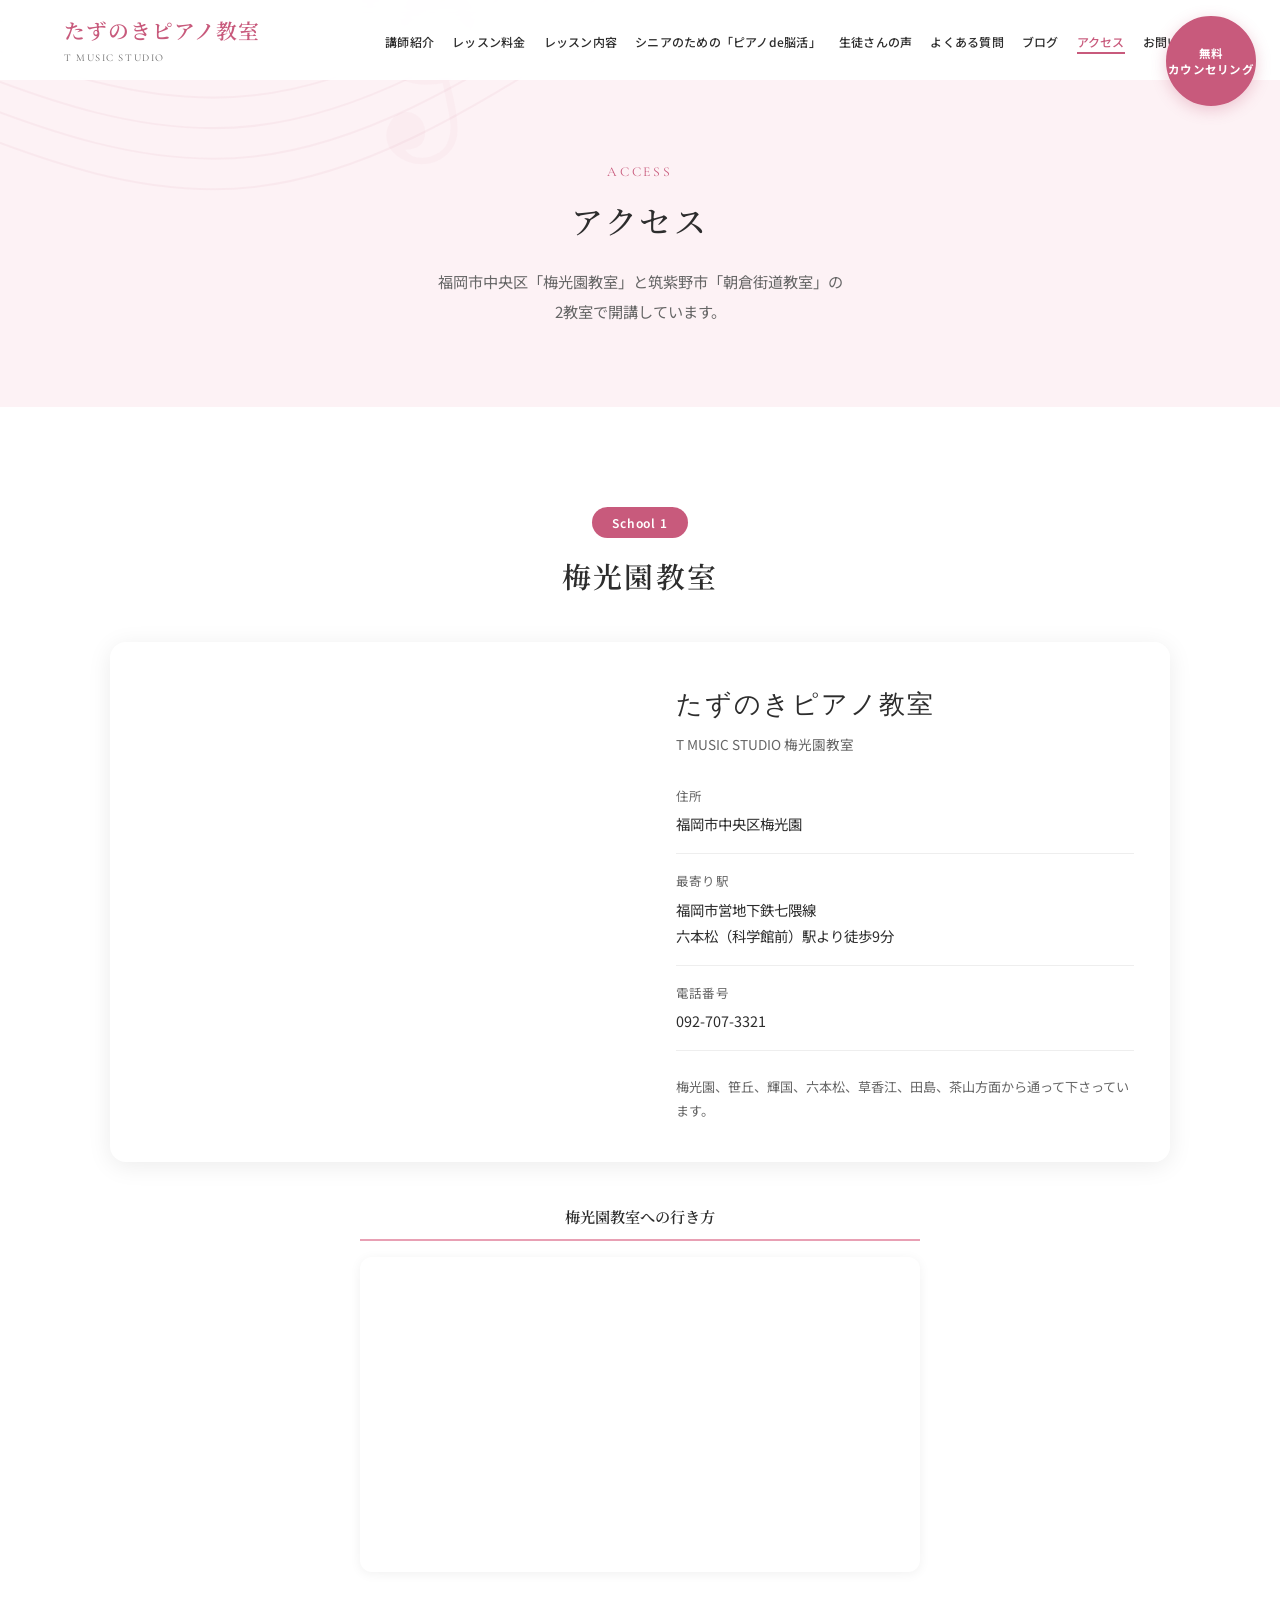
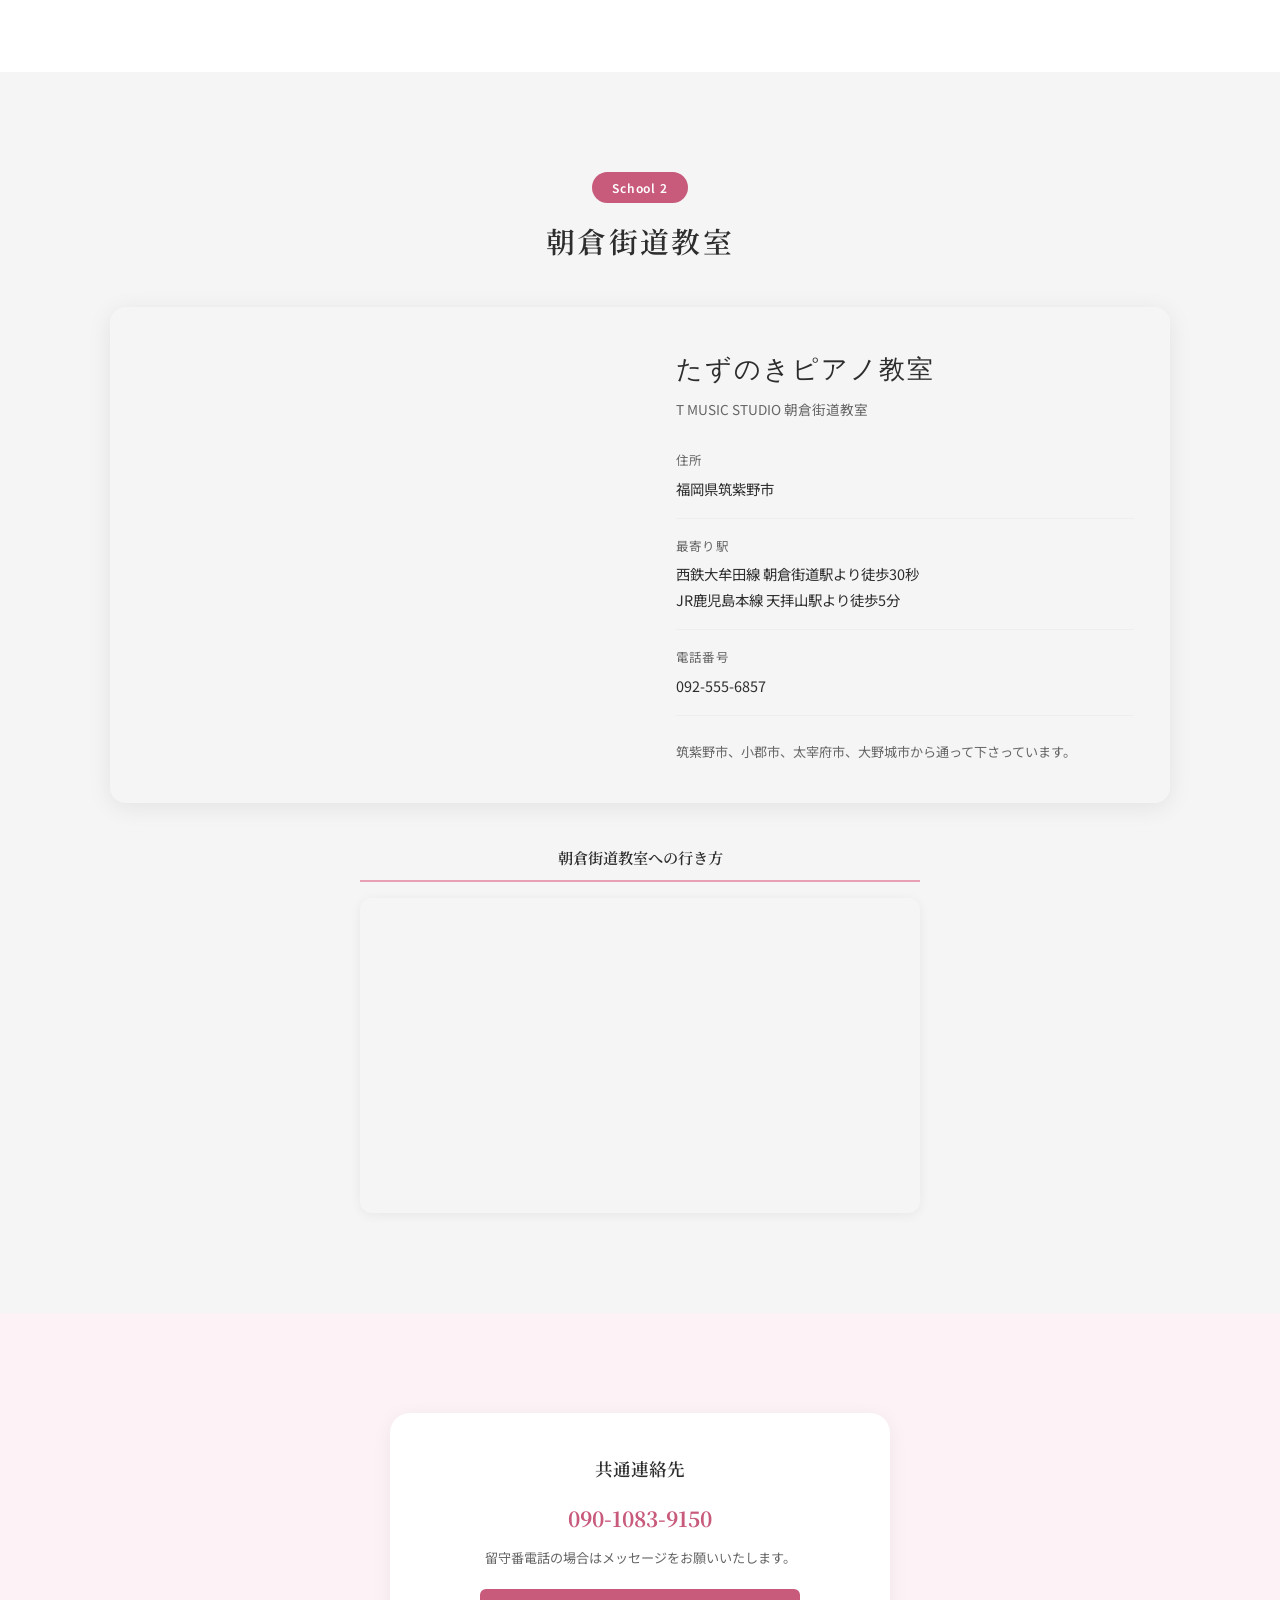
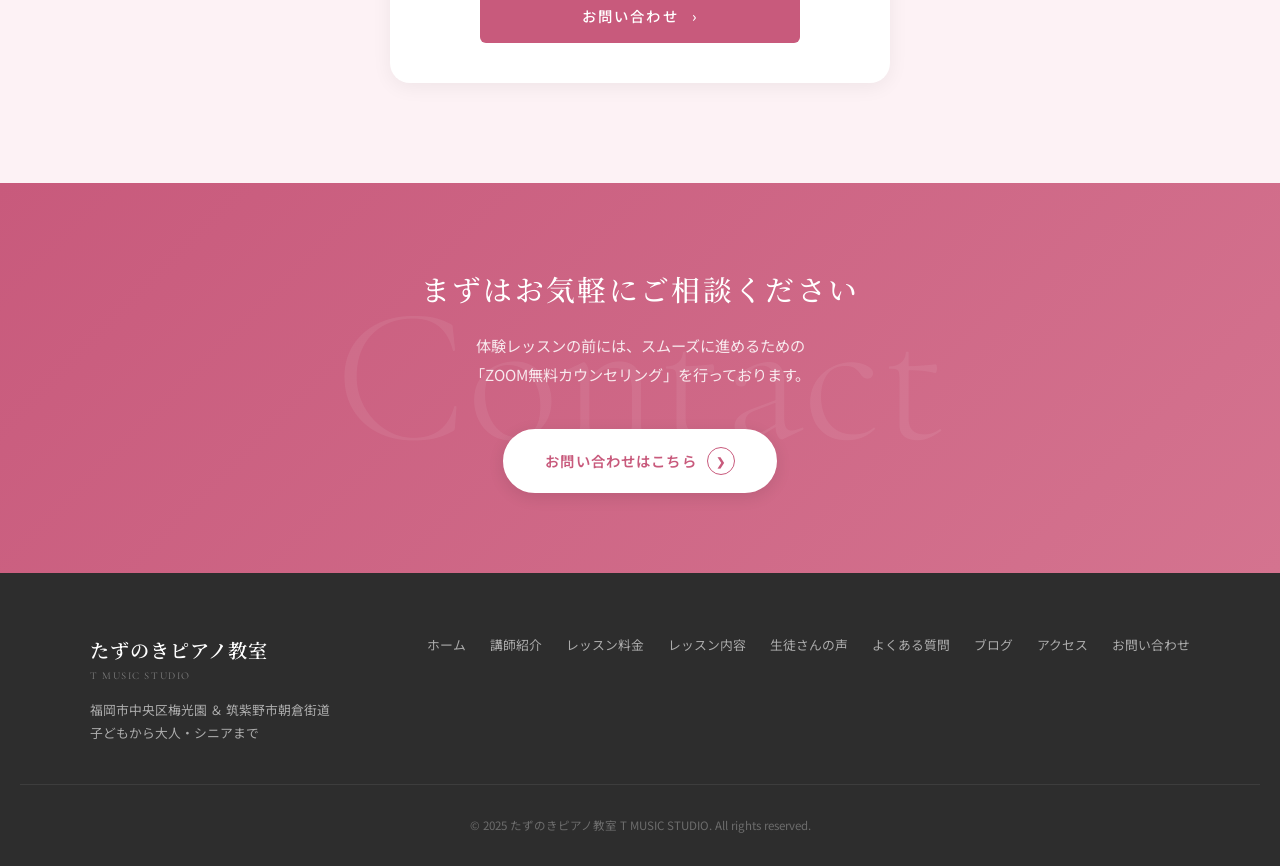
<file: access.html>
<!DOCTYPE html>
<html lang="ja">
<head>
  <meta charset="UTF-8">
  <meta name="viewport" content="width=device-width, initial-scale=1.0">
  <title>アクセス | たずのきピアノ教室 T MUSIC STUDIO</title>
  <meta name="description" content="たずのきピアノ教室へのアクセス。福岡市中央区「梅光園教室」と筑紫野市「朝倉街道教室」の2教室。">

  <link rel="preconnect" href="https://fonts.googleapis.com">
  <link rel="preconnect" href="https://fonts.gstatic.com" crossorigin>
  <link href="https://fonts.googleapis.com/css2?family=Cormorant+Garamond:ital,wght@0,300;0,400;0,600;1,300;1,400&family=Noto+Sans+JP:wght@300;400;500;700&family=Noto+Serif+JP:wght@400;500;600;700&display=swap" rel="stylesheet">

  <link rel="stylesheet" href="style.css">
  <link rel="stylesheet" href="access.css">
</head>
<body>

  <!-- ========== Header ========== -->
  <header class="header scrolled" id="header">
    <div class="header-inner">
      <a href="index.html" class="logo">
        <div>
          <span class="logo-text">たずのきピアノ教室</span>
          <span class="logo-sub">T MUSIC STUDIO</span>
        </div>
      </a>
      <nav>
        <ul class="nav-list" id="navList">
          <li><a href="teacher.html">講師紹介</a></li>
          <li><a href="pricing.html">レッスン料金</a></li>
          <li><a href="lesson.html">レッスン内容</a></li>
          <li><a href="senior.html">シニアのための「ピアノde脳活」</a></li>
          <li><a href="voices.html">生徒さんの声</a></li>
          <li><a href="faq.html">よくある質問</a></li>
          <li><a href="blog.html">ブログ</a></li>
          <li><a href="access.html" class="current">アクセス</a></li>
          <li><a href="contact.html">お問い合わせ</a></li>
        </ul>
      </nav>
      <button class="hamburger" id="hamburger" aria-label="メニューを開く">
        <span></span><span></span><span></span>
      </button>
    </div>
  </header>

  <div class="cta-header">
    <a href="contact.html" class="cta-circle">
      <span class="cta-circle-bg"><span class="cta-circle-bg-inner"></span></span>
      <span class="cta-circle-label">無料<br>カウンセリング</span>
    </a>
  </div>

  <!-- ========== Page Hero ========== -->
  <section class="page-hero">
    <div class="page-hero-bg">
      <svg class="page-hero-svg" viewBox="0 0 1600 400" preserveAspectRatio="xMidYMid slice" xmlns="http://www.w3.org/2000/svg">
        <g opacity="0.06">
          <path d="M-200,80 C100,200 400,50 700,180 S1100,300 1400,100 1700,250" fill="none" stroke="#c85a7c" stroke-width="2"/>
          <path d="M-200,110 C100,230 400,80 700,210 S1100,330 1400,130 1700,280" fill="none" stroke="#c85a7c" stroke-width="2"/>
          <path d="M-200,140 C100,260 400,110 700,240 S1100,360 1400,160 1700,310" fill="none" stroke="#c85a7c" stroke-width="2"/>
          <path d="M-200,170 C100,290 400,140 700,270 S1100,390 1400,190 1700,340" fill="none" stroke="#c85a7c" stroke-width="2"/>
          <path d="M-200,200 C100,320 400,170 700,300 S1100,420 1400,220 1700,370" fill="none" stroke="#c85a7c" stroke-width="2"/>
        </g>
        <text x="70%" y="70%" font-size="280" fill="#c85a7c" opacity="0.03" font-family="serif">&#119070;</text>
      </svg>
    </div>
    <div class="container">
      <span class="page-hero-en">Access</span>
      <h1 class="page-hero-title">アクセス</h1>
      <p class="page-hero-lead">福岡市中央区「梅光園教室」と筑紫野市「朝倉街道教室」の<br>2教室で開講しています。</p>
    </div>
  </section>

  <!-- ========== 梅光園教室 ========== -->
  <section class="access-school section-padding">
    <div class="container">
      <div class="access-school-header fade-in">
        <span class="access-school-badge">School 1</span>
        <h2 class="access-school-name">梅光園教室</h2>
      </div>

      <div class="access-layout fade-in">
        <div class="access-map">
          <iframe src="https://www.google.com/maps/embed?pb=!1m18!1m12!1m3!1d3323.5!2d130.3725!3d33.5730!2m3!1f0!2f0!3f0!3m2!1i1024!2i768!4f13.1!3m3!1m2!1s0x0%3A0x0!2z5qKF5YWJ5ZyS!5e0!3m2!1sja!2sjp!4v1600000000000" width="100%" height="100%" style="border:0;" allowfullscreen="" loading="lazy" referrerpolicy="no-referrer-when-downgrade"></iframe>
        </div>
        <div class="access-info">
          <h3 class="access-info-name">たずのきピアノ教室</h3>
          <p class="access-info-sub">T MUSIC STUDIO 梅光園教室</p>
          <dl class="access-info-dl">
            <dt>住所</dt>
            <dd>福岡市中央区梅光園</dd>
            <dt>最寄り駅</dt>
            <dd>福岡市営地下鉄七隈線<br>六本松（科学館前）駅より徒歩9分</dd>
            <dt>電話番号</dt>
            <dd>092-707-3321</dd>
          </dl>
          <p class="access-info-area">梅光園、笹丘、輝国、六本松、草香江、田島、茶山方面から通って下さっています。</p>
        </div>
      </div>

      <!-- 行き方動画 -->
      <div class="access-video fade-in">
        <h3 class="access-video-title">梅光園教室への行き方</h3>
        <div class="access-video-wrap">
          <iframe src="https://www.youtube.com/embed/lCzndE9X1cs?wmode=transparent&vq=hd1080" title="梅光園教室への行き方" frameborder="0" allow="accelerometer; autoplay; clipboard-write; encrypted-media; gyroscope; picture-in-picture" allowfullscreen loading="lazy"></iframe>
        </div>
      </div>
    </div>
  </section>

  <!-- ========== 朝倉街道教室 ========== -->
  <section class="access-school access-school-alt section-padding">
    <div class="container">
      <div class="access-school-header fade-in">
        <span class="access-school-badge">School 2</span>
        <h2 class="access-school-name">朝倉街道教室</h2>
      </div>

      <div class="access-layout fade-in">
        <div class="access-map">
          <iframe src="https://www.google.com/maps/embed?pb=!1m18!1m12!1m3!1d3325.0!2d130.5156!3d33.5063!2m3!1f0!2f0!3f0!3m2!1i1024!2i768!4f13.1!3m3!1m2!1s0x0%3A0x0!2z5pyd5YCJ6KGX6YGT!5e0!3m2!1sja!2sjp!4v1600000000001" width="100%" height="100%" style="border:0;" allowfullscreen="" loading="lazy" referrerpolicy="no-referrer-when-downgrade"></iframe>
        </div>
        <div class="access-info">
          <h3 class="access-info-name">たずのきピアノ教室</h3>
          <p class="access-info-sub">T MUSIC STUDIO 朝倉街道教室</p>
          <dl class="access-info-dl">
            <dt>住所</dt>
            <dd>福岡県筑紫野市</dd>
            <dt>最寄り駅</dt>
            <dd>西鉄大牟田線 朝倉街道駅より徒歩30秒<br>JR鹿児島本線 天拝山駅より徒歩5分</dd>
            <dt>電話番号</dt>
            <dd>092-555-6857</dd>
          </dl>
          <p class="access-info-area">筑紫野市、小郡市、太宰府市、大野城市から通って下さっています。</p>
        </div>
      </div>

      <!-- 行き方動画 -->
      <div class="access-video fade-in">
        <h3 class="access-video-title">朝倉街道教室への行き方</h3>
        <div class="access-video-wrap">
          <iframe src="https://www.youtube.com/embed/0_4HJUqohPM?wmode=transparent&vq=hd1080" title="朝倉街道教室への行き方" frameborder="0" allow="accelerometer; autoplay; clipboard-write; encrypted-media; gyroscope; picture-in-picture" allowfullscreen loading="lazy"></iframe>
        </div>
      </div>
    </div>
  </section>

  <!-- ========== 共通連絡先 ========== -->
  <section class="access-contact section-padding">
    <div class="container">
      <div class="access-contact-box fade-in">
        <h3>共通連絡先</h3>
        <p class="access-contact-tel">090-1083-9150</p>
        <p class="access-contact-note">留守番電話の場合はメッセージをお願いいたします。</p>
        <a href="contact.html" class="access-contact-btn">お問い合わせ <span>&rsaquo;</span></a>
      </div>
    </div>
  </section>

  <!-- ========== CTA ========== -->
  <section class="cta-section" id="contact-cta">
    <div class="container fade-in">
      <h2>まずはお気軽にご相談ください</h2>
      <p>
        体験レッスンの前には、スムーズに進めるための<br>
        「ZOOM無料カウンセリング」を行っております。
      </p>
      <a href="contact.html" class="btn-primary btn-white" data-hover="お問い合わせはこちら ›">
        <span class="btn-label">お問い合わせはこちら</span>
        <span class="arrow">&#10095;</span>
      </a>
    </div>
  </section>

  <!-- ========== Footer ========== -->
  <footer class="footer">
    <div class="footer-inner">
      <div class="footer-logo">
        <div>
          <span class="logo-text">たずのきピアノ教室</span>
          <span class="logo-sub">T MUSIC STUDIO</span>
        </div>
        <p>福岡市中央区梅光園 ＆ 筑紫野市朝倉街道<br>子どもから大人・シニアまで</p>
      </div>
      <nav class="footer-nav">
        <a href="index.html">ホーム</a>
        <a href="teacher.html">講師紹介</a>
        <a href="pricing.html">レッスン料金</a>
        <a href="lesson.html">レッスン内容</a>
        <a href="voices.html">生徒さんの声</a>
        <a href="faq.html">よくある質問</a>
        <a href="blog.html">ブログ</a>
        <a href="access.html">アクセス</a>
        <a href="contact.html">お問い合わせ</a>
      </nav>
    </div>
    <div class="footer-copy">
      &copy; 2025 たずのきピアノ教室 T MUSIC STUDIO. All rights reserved.
    </div>
  </footer>

  <script>
    // Scroll animations — IntersectionObserver
    const observer = new IntersectionObserver((entries) => {
      entries.forEach(entry => {
        if (entry.isIntersecting) {
          entry.target.classList.add('visible');
          observer.unobserve(entry.target);
        }
      });
    }, { threshold: 0.12, rootMargin: '0px 0px -60px 0px' });

    document.querySelectorAll('.fade-in, .fade-in-left, .fade-in-right, .scale-in, .clip-reveal, .section-title').forEach(el => {
      observer.observe(el);
    });

    // Parallax background text on scroll
    const bgTexts = document.querySelectorAll('[class*="-bg-text"]');
    let ticking = false;

    function onScroll() {
      const scrollY = window.scrollY;

      // Header
      const header = document.getElementById('header');
      if (scrollY > 50) {
        header.classList.add('scrolled');
      } else {
        header.classList.remove('scrolled');
      }

      // Parallax bg text
      bgTexts.forEach(el => {
        const rect = el.parentElement.getBoundingClientRect();
        const speed = 0.04;
        const yOffset = (rect.top * speed);
        el.style.transform = `translateY(${yOffset}px)`;
      });

      ticking = false;
    }

    window.addEventListener('scroll', () => {
      if (!ticking) {
        requestAnimationFrame(onScroll);
        ticking = true;
      }
    }, { passive: true });

    // Hamburger menu
    const hamburger = document.getElementById('hamburger');
    const navList = document.getElementById('navList');

    hamburger.addEventListener('click', () => {
      hamburger.classList.toggle('active');
      navList.classList.toggle('open');
    });

    navList.querySelectorAll('a').forEach(link => {
      link.addEventListener('click', () => {
        hamburger.classList.remove('active');
        navList.classList.remove('open');
      });
    });

    // Smooth scroll
    document.querySelectorAll('a[href^="#"]').forEach(anchor => {
      anchor.addEventListener('click', function(e) {
        e.preventDefault();
        const target = document.querySelector(this.getAttribute('href'));
        if (target) {
          const offset = 80;
          const top = target.getBoundingClientRect().top + window.pageYOffset - offset;
          window.scrollTo({ top, behavior: 'smooth' });
        }
      });
    });
  </script>
  <script src="transition.js"></script>
</body>
</html>
</file>
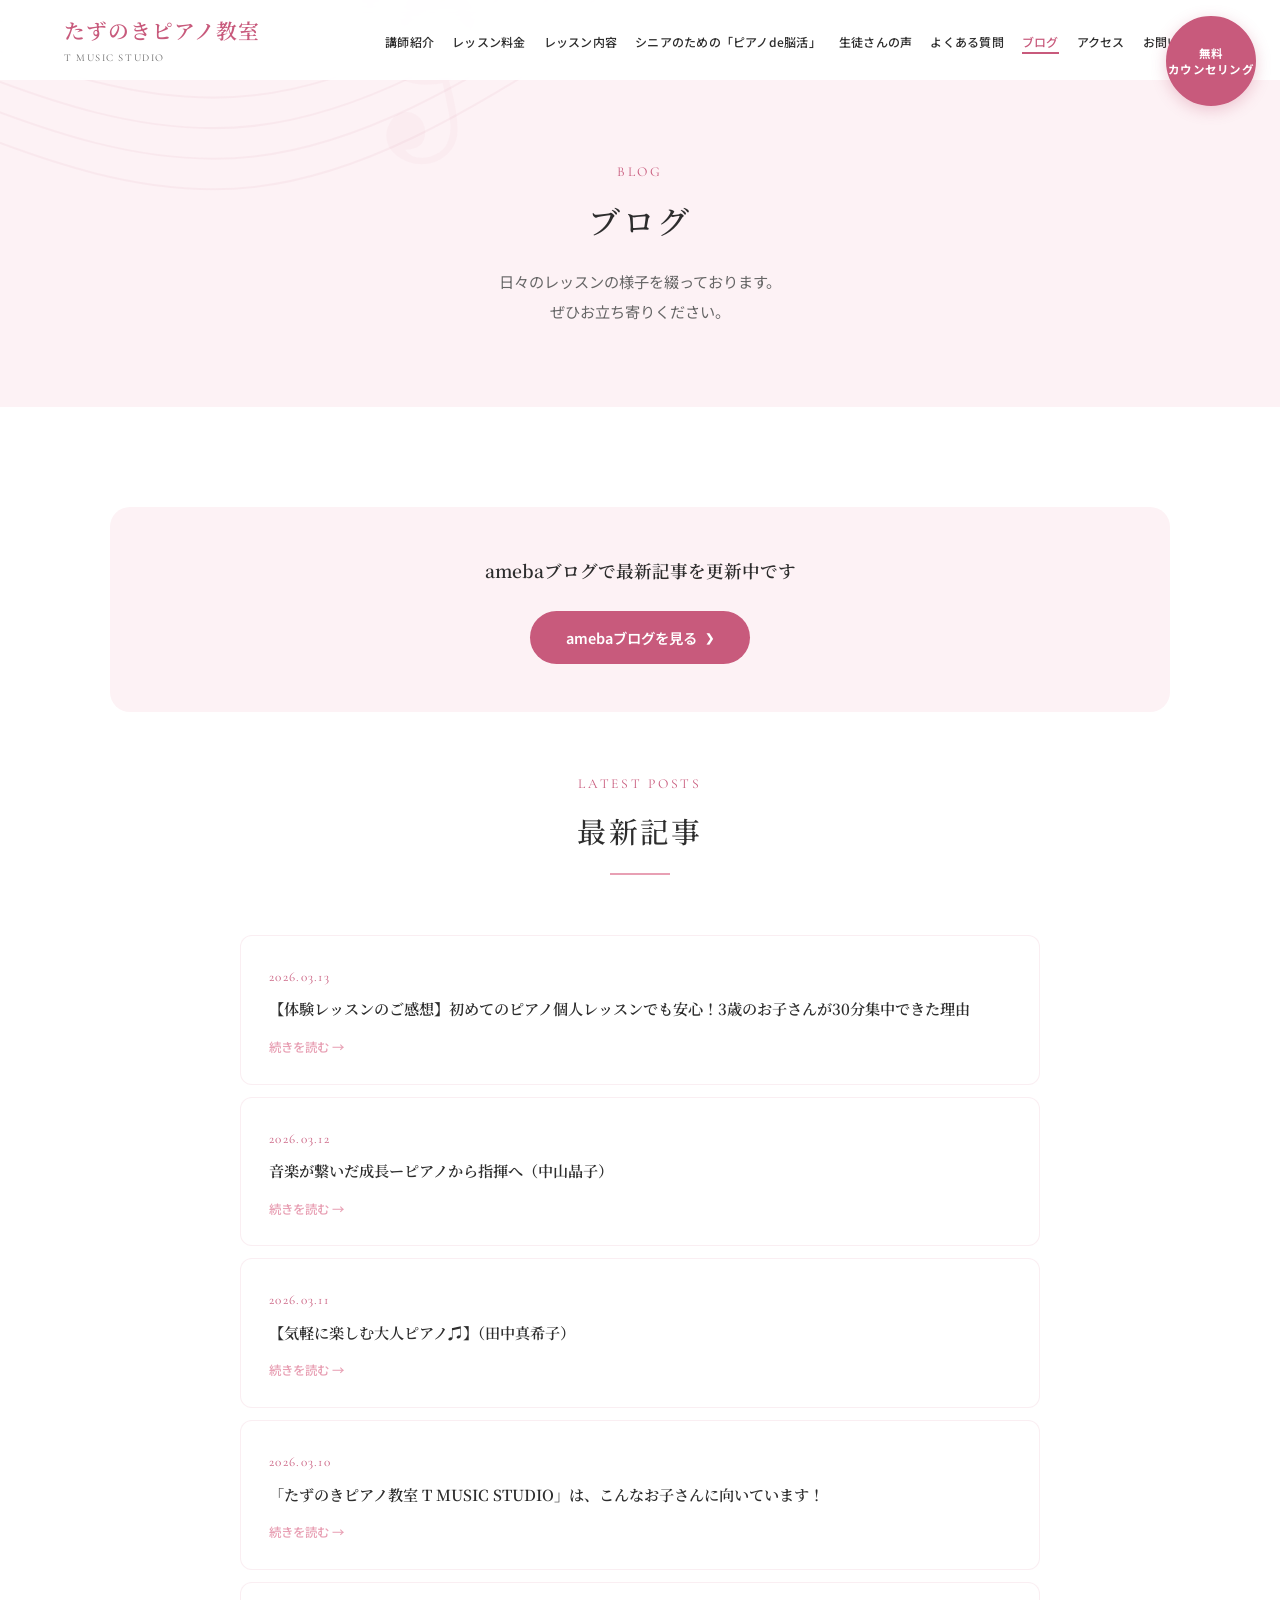
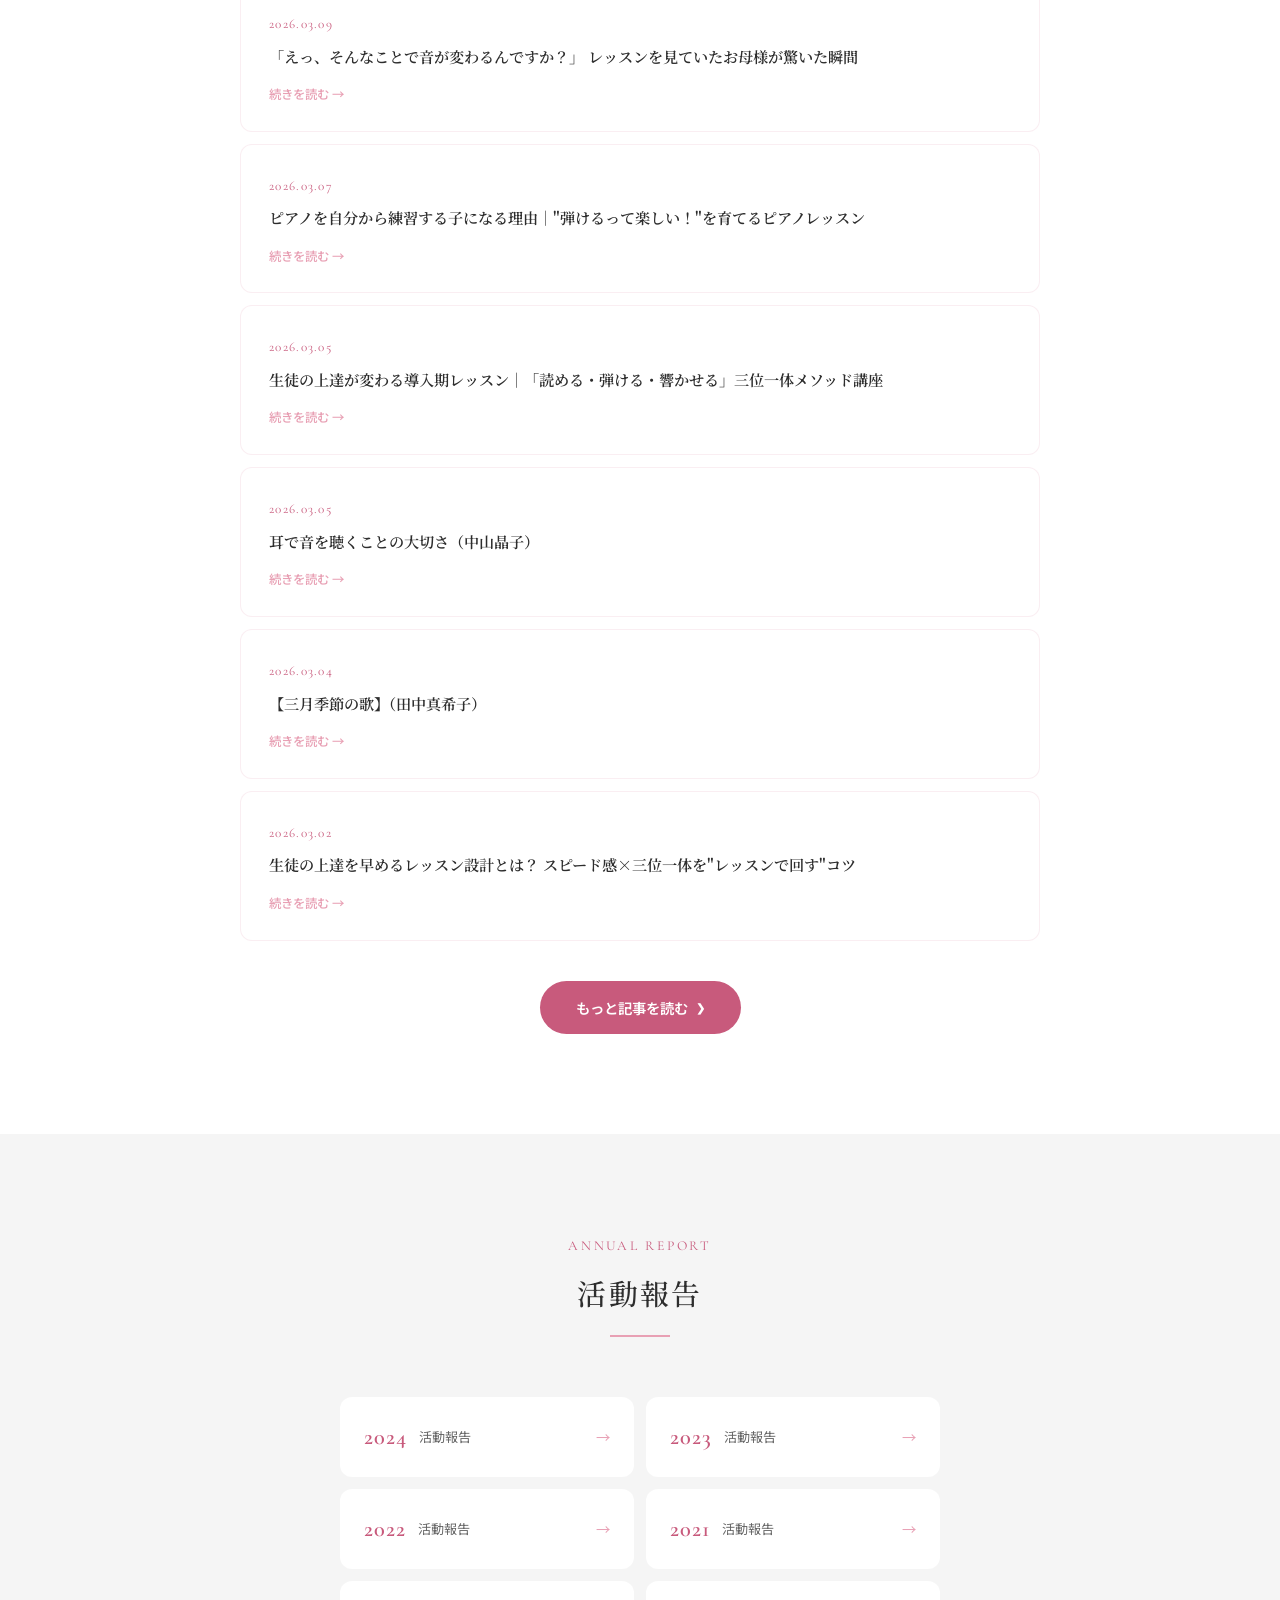
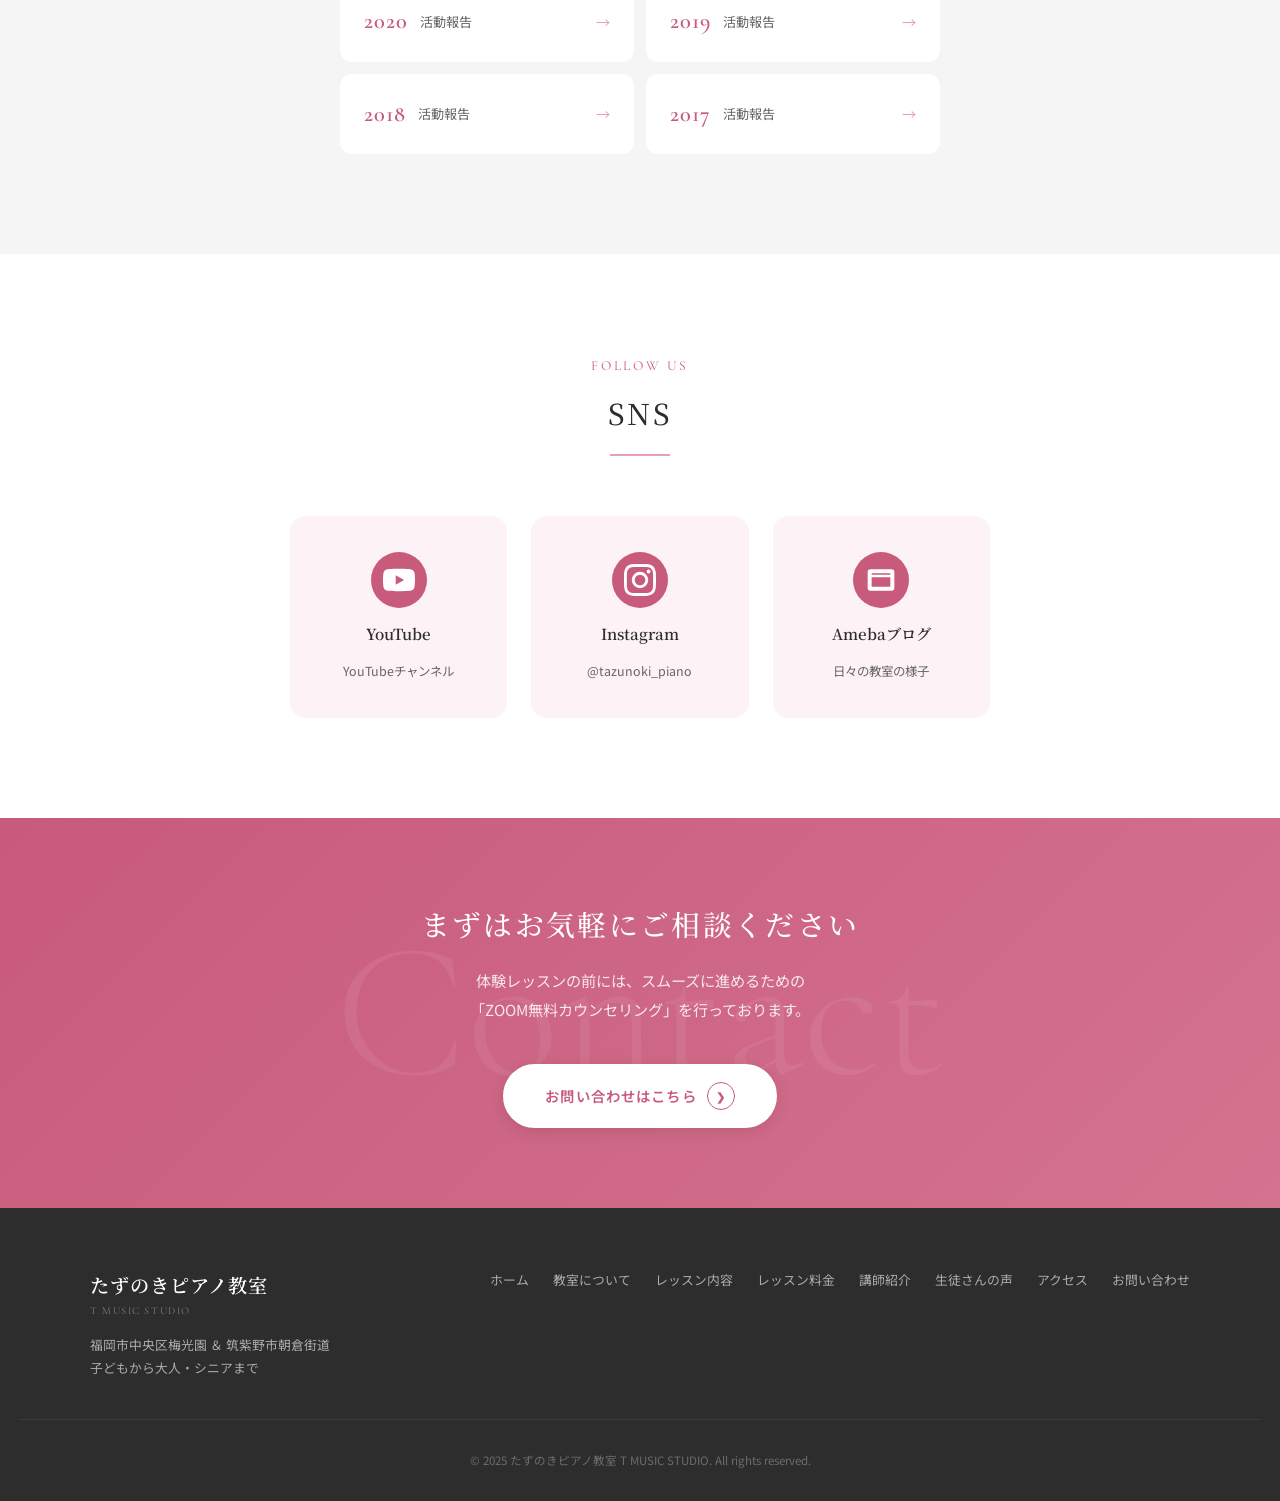
<file: blog.html>
<!DOCTYPE html>
<html lang="ja">
<head>
  <meta charset="UTF-8">
  <meta name="viewport" content="width=device-width, initial-scale=1.0">
  <title>ブログ | たずのきピアノ教室 T MUSIC STUDIO</title>
  <meta name="description" content="たずのきピアノ教室の日々のレッスンの様子を綴っております。ぜひお立ち寄りください。">

  <link rel="preconnect" href="https://fonts.googleapis.com">
  <link rel="preconnect" href="https://fonts.gstatic.com" crossorigin>
  <link href="https://fonts.googleapis.com/css2?family=Cormorant+Garamond:ital,wght@0,300;0,400;0,600;1,300;1,400&family=Noto+Sans+JP:wght@300;400;500;700&family=Noto+Serif+JP:wght@400;500;600;700&display=swap" rel="stylesheet">

  <link rel="stylesheet" href="style.css">
  <link rel="stylesheet" href="blog.css">
</head>
<body>

  <!-- ========== Header ========== -->
  <header class="header scrolled" id="header">
    <div class="header-inner">
      <a href="index.html" class="logo">
        <div>
          <span class="logo-text">たずのきピアノ教室</span>
          <span class="logo-sub">T MUSIC STUDIO</span>
        </div>
      </a>
      <nav>
        <ul class="nav-list" id="navList">
          <li><a href="teacher.html">講師紹介</a></li>
          <li><a href="pricing.html">レッスン料金</a></li>
          <li><a href="lesson.html">レッスン内容</a></li>
          <li><a href="senior.html">シニアのための「ピアノde脳活」</a></li>
          <li><a href="voices.html">生徒さんの声</a></li>
          <li><a href="faq.html">よくある質問</a></li>
          <li><a href="blog.html" class="current">ブログ</a></li>
          <li><a href="access.html">アクセス</a></li>
          <li><a href="contact.html">お問い合わせ</a></li>
        </ul>
      </nav>
      <button class="hamburger" id="hamburger" aria-label="メニューを開く">
        <span></span><span></span><span></span>
      </button>
    </div>
  </header>

  <div class="cta-header">
    <a href="contact.html" class="cta-circle">
      <span class="cta-circle-bg"><span class="cta-circle-bg-inner"></span></span>
      <span class="cta-circle-label">無料<br>カウンセリング</span>
    </a>
  </div>

  <!-- ========== Page Hero ========== -->
  <section class="page-hero">
    <div class="page-hero-bg">
      <svg class="page-hero-svg" viewBox="0 0 1600 400" preserveAspectRatio="xMidYMid slice" xmlns="http://www.w3.org/2000/svg">
        <g opacity="0.06">
          <path d="M-200,80 C100,200 400,50 700,180 S1100,300 1400,100 1700,250" fill="none" stroke="#c85a7c" stroke-width="2"/>
          <path d="M-200,110 C100,230 400,80 700,210 S1100,330 1400,130 1700,280" fill="none" stroke="#c85a7c" stroke-width="2"/>
          <path d="M-200,140 C100,260 400,110 700,240 S1100,360 1400,160 1700,310" fill="none" stroke="#c85a7c" stroke-width="2"/>
          <path d="M-200,170 C100,290 400,140 700,270 S1100,390 1400,190 1700,340" fill="none" stroke="#c85a7c" stroke-width="2"/>
          <path d="M-200,200 C100,320 400,170 700,300 S1100,420 1400,220 1700,370" fill="none" stroke="#c85a7c" stroke-width="2"/>
        </g>
        <text x="70%" y="70%" font-size="280" fill="#c85a7c" opacity="0.03" font-family="serif">&#119070;</text>
      </svg>
    </div>
    <div class="container">
      <span class="page-hero-en">Blog</span>
      <h1 class="page-hero-title">ブログ</h1>
      <p class="page-hero-lead">日々のレッスンの様子を綴っております。<br>ぜひお立ち寄りください。</p>
    </div>
  </section>

  <!-- ========== Ameba Blog Link ========== -->
  <section class="blog-main section-padding">
    <div class="container">
      <div class="blog-cta-box fade-in">
        <p class="blog-cta-lead">amebaブログで最新記事を更新中です</p>
        <a href="https://ameblo.jp/tomo7770006/" target="_blank" rel="noopener noreferrer" class="blog-cta-btn">
          amebaブログを見る
          <span class="arrow">&#10095;</span>
        </a>
      </div>

      <!-- 最新記事一覧 -->
      <div class="section-title fade-in" style="margin-top: 60px;">
        <span class="en">Latest Posts</span>
        <h2>最新記事</h2>
      </div>

      <div class="blog-posts">
        <a href="https://ameblo.jp/tomo7770006/entry-12959540029.html" target="_blank" rel="noopener noreferrer" class="blog-post-card fade-in">
          <span class="blog-post-date">2026.03.13</span>
          <h3 class="blog-post-title">【体験レッスンのご感想】初めてのピアノ個人レッスンでも安心！3歳のお子さんが30分集中できた理由</h3>
          <span class="blog-post-more">続きを読む →</span>
        </a>

        <a href="https://ameblo.jp/tomo7770006/entry-12958851348.html" target="_blank" rel="noopener noreferrer" class="blog-post-card fade-in">
          <span class="blog-post-date">2026.03.12</span>
          <h3 class="blog-post-title">音楽が繋いだ成長ーピアノから指揮へ（中山晶子）</h3>
          <span class="blog-post-more">続きを読む →</span>
        </a>

        <a href="https://ameblo.jp/tomo7770006/entry-12959423823.html" target="_blank" rel="noopener noreferrer" class="blog-post-card fade-in">
          <span class="blog-post-date">2026.03.11</span>
          <h3 class="blog-post-title">【気軽に楽しむ大人ピアノ♫】（田中真希子）</h3>
          <span class="blog-post-more">続きを読む →</span>
        </a>

        <a href="https://ameblo.jp/tomo7770006/entry-12959115408.html" target="_blank" rel="noopener noreferrer" class="blog-post-card fade-in">
          <span class="blog-post-date">2026.03.10</span>
          <h3 class="blog-post-title">「たずのきピアノ教室 T MUSIC STUDIO」は、こんなお子さんに向いています！</h3>
          <span class="blog-post-more">続きを読む →</span>
        </a>

        <a href="https://ameblo.jp/tomo7770006/entry-12959095217.html" target="_blank" rel="noopener noreferrer" class="blog-post-card fade-in">
          <span class="blog-post-date">2026.03.09</span>
          <h3 class="blog-post-title">「えっ、そんなことで音が変わるんですか？」 レッスンを見ていたお母様が驚いた瞬間</h3>
          <span class="blog-post-more">続きを読む →</span>
        </a>

        <a href="https://ameblo.jp/tomo7770006/entry-12958891547.html" target="_blank" rel="noopener noreferrer" class="blog-post-card fade-in">
          <span class="blog-post-date">2026.03.07</span>
          <h3 class="blog-post-title">ピアノを自分から練習する子になる理由｜"弾けるって楽しい！"を育てるピアノレッスン</h3>
          <span class="blog-post-more">続きを読む →</span>
        </a>

        <a href="https://ameblo.jp/tomo7770006/entry-12958771912.html" target="_blank" rel="noopener noreferrer" class="blog-post-card fade-in">
          <span class="blog-post-date">2026.03.05</span>
          <h3 class="blog-post-title">生徒の上達が変わる導入期レッスン｜「読める・弾ける・響かせる」三位一体メソッド講座</h3>
          <span class="blog-post-more">続きを読む →</span>
        </a>

        <a href="https://ameblo.jp/tomo7770006/entry-12958734344.html" target="_blank" rel="noopener noreferrer" class="blog-post-card fade-in">
          <span class="blog-post-date">2026.03.05</span>
          <h3 class="blog-post-title">耳で音を聴くことの大切さ（中山晶子）</h3>
          <span class="blog-post-more">続きを読む →</span>
        </a>

        <a href="https://ameblo.jp/tomo7770006/entry-12958672601.html" target="_blank" rel="noopener noreferrer" class="blog-post-card fade-in">
          <span class="blog-post-date">2026.03.04</span>
          <h3 class="blog-post-title">【三月季節の歌】（田中真希子）</h3>
          <span class="blog-post-more">続きを読む →</span>
        </a>

        <a href="https://ameblo.jp/tomo7770006/entry-12958345332.html" target="_blank" rel="noopener noreferrer" class="blog-post-card fade-in">
          <span class="blog-post-date">2026.03.02</span>
          <h3 class="blog-post-title">生徒の上達を早めるレッスン設計とは？ スピード感×三位一体を"レッスンで回す"コツ</h3>
          <span class="blog-post-more">続きを読む →</span>
        </a>
      </div>

      <div class="blog-more-btn-wrap fade-in">
        <a href="https://ameblo.jp/tomo7770006/" target="_blank" rel="noopener noreferrer" class="blog-cta-btn">
          もっと記事を読む
          <span class="arrow">&#10095;</span>
        </a>
      </div>
    </div>
  </section>

  <!-- ========== 活動報告 ========== -->
  <section class="blog-archive section-padding">
    <div class="container">
      <div class="section-title fade-in">
        <span class="en">Annual Report</span>
        <h2>活動報告</h2>
      </div>

      <div class="blog-archive-list">
        <a href="https://ameblo.jp/tomo7770006/entry-12880876597.html" target="_blank" rel="noopener noreferrer" class="blog-archive-item fade-in">
          <span class="blog-archive-year">2024</span>
          <span class="blog-archive-label">活動報告</span>
          <span class="blog-archive-arrow">→</span>
        </a>
        <a href="https://ameblo.jp/tomo7770006/entry-12834893807.html" target="_blank" rel="noopener noreferrer" class="blog-archive-item fade-in">
          <span class="blog-archive-year">2023</span>
          <span class="blog-archive-label">活動報告</span>
          <span class="blog-archive-arrow">→</span>
        </a>
        <a href="https://ameblo.jp/tomo7770006/entry-12782218141.html" target="_blank" rel="noopener noreferrer" class="blog-archive-item fade-in">
          <span class="blog-archive-year">2022</span>
          <span class="blog-archive-label">活動報告</span>
          <span class="blog-archive-arrow">→</span>
        </a>
        <a href="https://ameblo.jp/tomo7770006/entry-12718929311.html" target="_blank" rel="noopener noreferrer" class="blog-archive-item fade-in">
          <span class="blog-archive-year">2021</span>
          <span class="blog-archive-label">活動報告</span>
          <span class="blog-archive-arrow">→</span>
        </a>
        <a href="https://ameblo.jp/tomo7770006/entry-12646218464.html" target="_blank" rel="noopener noreferrer" class="blog-archive-item fade-in">
          <span class="blog-archive-year">2020</span>
          <span class="blog-archive-label">活動報告</span>
          <span class="blog-archive-arrow">→</span>
        </a>
        <a href="https://ameblo.jp/tomo7770006/entry-12561605978.html" target="_blank" rel="noopener noreferrer" class="blog-archive-item fade-in">
          <span class="blog-archive-year">2019</span>
          <span class="blog-archive-label">活動報告</span>
          <span class="blog-archive-arrow">→</span>
        </a>
        <a href="https://ameblo.jp/tomo7770006/entry-12425863822.html" target="_blank" rel="noopener noreferrer" class="blog-archive-item fade-in">
          <span class="blog-archive-year">2018</span>
          <span class="blog-archive-label">活動報告</span>
          <span class="blog-archive-arrow">→</span>
        </a>
        <a href="https://ameblo.jp/tomo7770006/entry-12337789177.html" target="_blank" rel="noopener noreferrer" class="blog-archive-item fade-in">
          <span class="blog-archive-year">2017</span>
          <span class="blog-archive-label">活動報告</span>
          <span class="blog-archive-arrow">→</span>
        </a>
      </div>
    </div>
  </section>

  <!-- ========== SNS ========== -->
  <section class="blog-sns section-padding">
    <div class="container">
      <div class="section-title fade-in">
        <span class="en">Follow Us</span>
        <h2>SNS</h2>
      </div>

      <div class="blog-sns-grid">
        <a href="https://www.youtube.com/user/965tomomi/videos" target="_blank" rel="noopener noreferrer" class="blog-sns-card fade-in">
          <div class="blog-sns-icon">
            <svg xmlns="http://www.w3.org/2000/svg" width="32" height="32" viewBox="0 0 24 24" fill="currentColor"><path d="M23.498 6.186a3.016 3.016 0 0 0-2.122-2.136C19.505 3.545 12 3.545 12 3.545s-7.505 0-9.377.505A3.017 3.017 0 0 0 .502 6.186C0 8.07 0 12 0 12s0 3.93.502 5.814a3.016 3.016 0 0 0 2.122 2.136c1.871.505 9.376.505 9.376.505s7.505 0 9.377-.505a3.015 3.015 0 0 0 2.122-2.136C24 15.93 24 12 24 12s0-3.93-.502-5.814zM9.545 15.568V8.432L15.818 12l-6.273 3.568z"/></svg>
          </div>
          <h3>YouTube</h3>
          <p>YouTubeチャンネル</p>
        </a>

        <a href="https://www.instagram.com/tazunoki_piano/?hl=ja" target="_blank" rel="noopener noreferrer" class="blog-sns-card fade-in">
          <div class="blog-sns-icon">
            <svg xmlns="http://www.w3.org/2000/svg" width="32" height="32" viewBox="0 0 24 24" fill="currentColor"><path d="M12 2.163c3.204 0 3.584.012 4.85.07 3.252.148 4.771 1.691 4.919 4.919.058 1.265.069 1.645.069 4.849 0 3.205-.012 3.584-.069 4.849-.149 3.225-1.664 4.771-4.919 4.919-1.266.058-1.644.07-4.85.07-3.204 0-3.584-.012-4.849-.07-3.26-.149-4.771-1.699-4.919-4.92-.058-1.265-.07-1.644-.07-4.849 0-3.204.013-3.583.07-4.849.149-3.227 1.664-4.771 4.919-4.919 1.266-.057 1.645-.069 4.849-.069zM12 0C8.741 0 8.333.014 7.053.072 2.695.272.273 2.69.073 7.052.014 8.333 0 8.741 0 12c0 3.259.014 3.668.072 4.948.2 4.358 2.618 6.78 6.98 6.98C8.333 23.986 8.741 24 12 24c3.259 0 3.668-.014 4.948-.072 4.354-.2 6.782-2.618 6.979-6.98.059-1.28.073-1.689.073-4.948 0-3.259-.014-3.667-.072-4.947-.196-4.354-2.617-6.78-6.979-6.98C15.668.014 15.259 0 12 0zm0 5.838a6.162 6.162 0 1 0 0 12.324 6.162 6.162 0 0 0 0-12.324zM12 16a4 4 0 1 1 0-8 4 4 0 0 1 0 8zm6.406-11.845a1.44 1.44 0 1 0 0 2.881 1.44 1.44 0 0 0 0-2.881z"/></svg>
          </div>
          <h3>Instagram</h3>
          <p>@tazunoki_piano</p>
        </a>

        <a href="https://ameblo.jp/tomo7770006/" target="_blank" rel="noopener noreferrer" class="blog-sns-card fade-in">
          <div class="blog-sns-icon">
            <svg xmlns="http://www.w3.org/2000/svg" width="32" height="32" viewBox="0 0 24 24" fill="currentColor"><path d="M4 4a2 2 0 0 0-2 2v12a2 2 0 0 0 2 2h16a2 2 0 0 0 2-2V6a2 2 0 0 0-2-2H4zm1 3h14v1H5V7zm0 3h14v7H5v-7z"/></svg>
          </div>
          <h3>Amebaブログ</h3>
          <p>日々の教室の様子</p>
        </a>
      </div>
    </div>
  </section>

  <!-- ========== CTA ========== -->
  <section class="cta-section" id="contact-cta">
    <div class="container fade-in">
      <h2>まずはお気軽にご相談ください</h2>
      <p>
        体験レッスンの前には、スムーズに進めるための<br>
        「ZOOM無料カウンセリング」を行っております。
      </p>
      <a href="contact.html" class="btn-primary btn-white" data-hover="お問い合わせはこちら ›">
        <span class="btn-label">お問い合わせはこちら</span>
        <span class="arrow">&#10095;</span>
      </a>
    </div>
  </section>

  <!-- ========== Footer ========== -->
  <footer class="footer">
    <div class="footer-inner">
      <div class="footer-logo">
        <div>
          <span class="logo-text">たずのきピアノ教室</span>
          <span class="logo-sub">T MUSIC STUDIO</span>
        </div>
        <p>福岡市中央区梅光園 ＆ 筑紫野市朝倉街道<br>子どもから大人・シニアまで</p>
      </div>
      <nav class="footer-nav">
        <a href="index.html">ホーム</a>
        <a href="index.html#about">教室について</a>
        <a href="lesson.html">レッスン内容</a>
        <a href="pricing.html">レッスン料金</a>
        <a href="teacher.html">講師紹介</a>
        <a href="voices.html">生徒さんの声</a>
        <a href="access.html">アクセス</a>
        <a href="contact.html">お問い合わせ</a>
      </nav>
    </div>
    <div class="footer-copy">
      &copy; 2025 たずのきピアノ教室 T MUSIC STUDIO. All rights reserved.
    </div>
  </footer>

  <script>
    // Scroll animations — IntersectionObserver
    const observer = new IntersectionObserver((entries) => {
      entries.forEach(entry => {
        if (entry.isIntersecting) {
          entry.target.classList.add('visible');
          observer.unobserve(entry.target);
        }
      });
    }, { threshold: 0.12, rootMargin: '0px 0px -60px 0px' });

    document.querySelectorAll('.fade-in, .fade-in-left, .fade-in-right, .scale-in, .clip-reveal, .section-title').forEach(el => {
      observer.observe(el);
    });

    // Parallax background text on scroll
    const bgTexts = document.querySelectorAll('[class*="-bg-text"]');
    let ticking = false;

    function onScroll() {
      const scrollY = window.scrollY;

      // Header
      const header = document.getElementById('header');
      if (scrollY > 50) {
        header.classList.add('scrolled');
      } else {
        header.classList.remove('scrolled');
      }

      // Parallax bg text
      bgTexts.forEach(el => {
        const rect = el.parentElement.getBoundingClientRect();
        const speed = 0.04;
        const yOffset = (rect.top * speed);
        el.style.transform = `translateY(${yOffset}px)`;
      });

      ticking = false;
    }

    window.addEventListener('scroll', () => {
      if (!ticking) {
        requestAnimationFrame(onScroll);
        ticking = true;
      }
    }, { passive: true });

    // Hamburger menu
    const hamburger = document.getElementById('hamburger');
    const navList = document.getElementById('navList');

    hamburger.addEventListener('click', () => {
      hamburger.classList.toggle('active');
      navList.classList.toggle('open');
    });

    navList.querySelectorAll('a').forEach(link => {
      link.addEventListener('click', () => {
        hamburger.classList.remove('active');
        navList.classList.remove('open');
      });
    });

    // Smooth scroll
    document.querySelectorAll('a[href^="#"]').forEach(anchor => {
      anchor.addEventListener('click', function(e) {
        e.preventDefault();
        const target = document.querySelector(this.getAttribute('href'));
        if (target) {
          const offset = 80;
          const top = target.getBoundingClientRect().top + window.pageYOffset - offset;
          window.scrollTo({ top, behavior: 'smooth' });
        }
      });
    });
  </script>
  <script src="transition.js"></script>
</body>
</html>
</file>
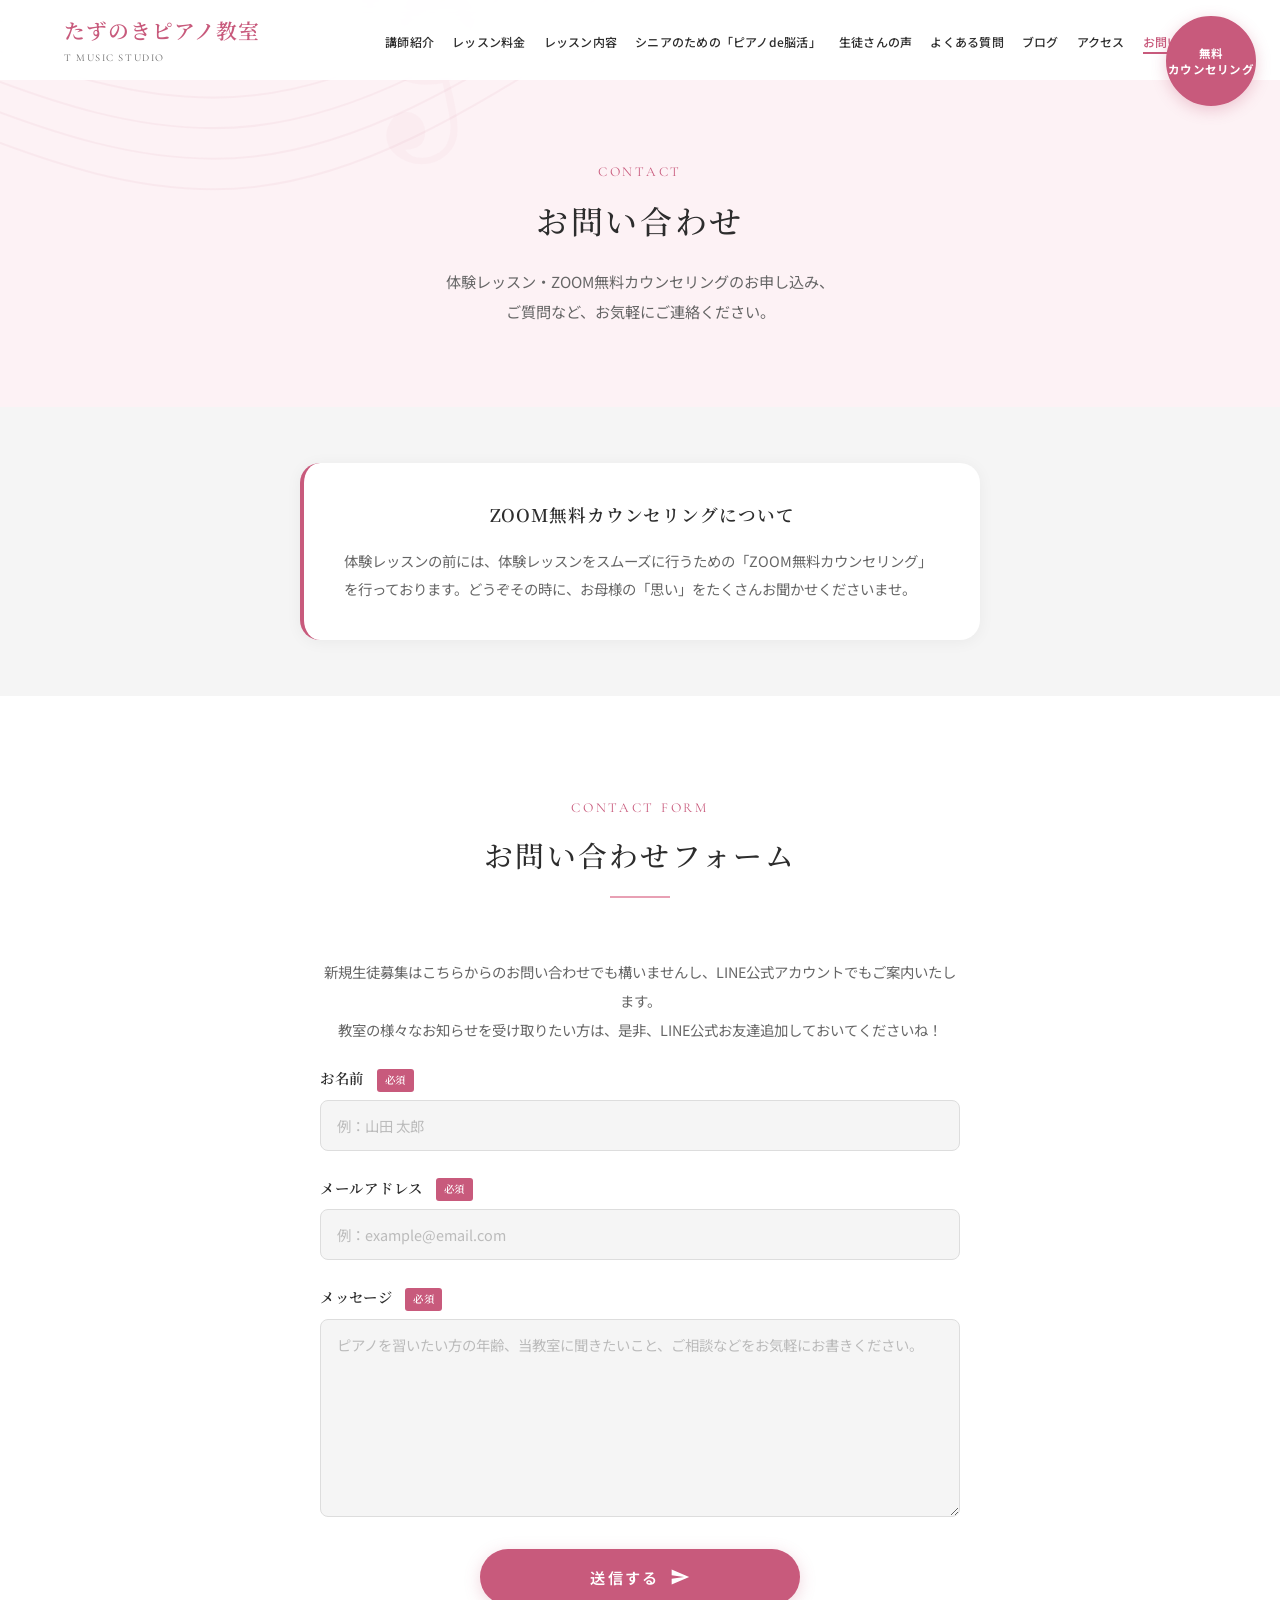
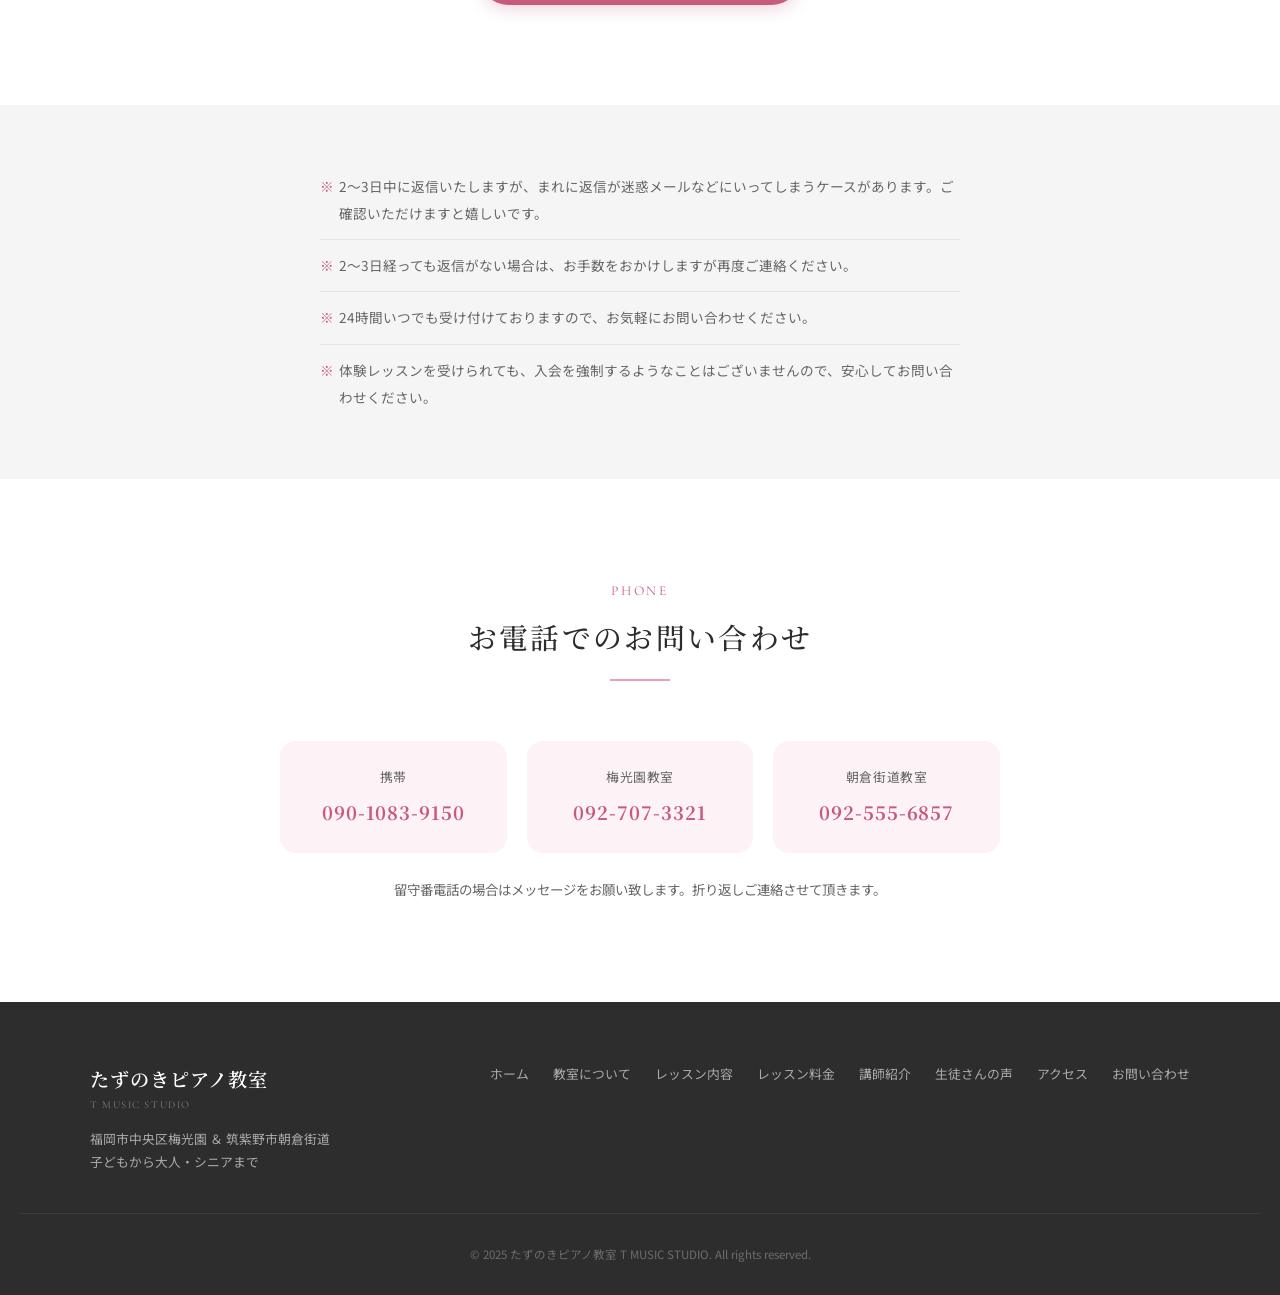
<file: contact.html>
<!DOCTYPE html>
<html lang="ja">
<head>
  <meta charset="UTF-8">
  <meta name="viewport" content="width=device-width, initial-scale=1.0">
  <title>お問い合わせ | たずのきピアノ教室 T MUSIC STUDIO</title>
  <meta name="description" content="たずのきピアノ教室へのお問い合わせ。体験レッスン、ZOOM無料カウンセリングのお申し込みはこちらから。">

  <link rel="preconnect" href="https://fonts.googleapis.com">
  <link rel="preconnect" href="https://fonts.gstatic.com" crossorigin>
  <link href="https://fonts.googleapis.com/css2?family=Cormorant+Garamond:ital,wght@0,300;0,400;0,600;1,300;1,400&family=Noto+Sans+JP:wght@300;400;500;700&family=Noto+Serif+JP:wght@400;500;600;700&display=swap" rel="stylesheet">

  <link rel="stylesheet" href="style.css">
  <link rel="stylesheet" href="contact.css">
</head>
<body>

  <!-- ========== Header ========== -->
  <header class="header scrolled" id="header">
    <div class="header-inner">
      <a href="index.html" class="logo">
        <div>
          <span class="logo-text">たずのきピアノ教室</span>
          <span class="logo-sub">T MUSIC STUDIO</span>
        </div>
      </a>
      <nav>
        <ul class="nav-list" id="navList">
          <li><a href="teacher.html">講師紹介</a></li>
          <li><a href="pricing.html">レッスン料金</a></li>
          <li><a href="lesson.html">レッスン内容</a></li>
          <li><a href="senior.html">シニアのための「ピアノde脳活」</a></li>
          <li><a href="voices.html">生徒さんの声</a></li>
          <li><a href="faq.html">よくある質問</a></li>
          <li><a href="blog.html">ブログ</a></li>
          <li><a href="access.html">アクセス</a></li>
          <li><a href="contact.html" class="current">お問い合わせ</a></li>
        </ul>
      </nav>
      <button class="hamburger" id="hamburger" aria-label="メニューを開く">
        <span></span><span></span><span></span>
      </button>
    </div>
  </header>

  <div class="cta-header">
    <a href="contact.html" class="cta-circle">
      <span class="cta-circle-bg"><span class="cta-circle-bg-inner"></span></span>
      <span class="cta-circle-label">無料<br>カウンセリング</span>
    </a>
  </div>

  <!-- ========== Page Hero ========== -->
  <section class="page-hero">
    <div class="page-hero-bg">
      <svg class="page-hero-svg" viewBox="0 0 1600 400" preserveAspectRatio="xMidYMid slice" xmlns="http://www.w3.org/2000/svg">
        <g opacity="0.06">
          <path d="M-200,80 C100,200 400,50 700,180 S1100,300 1400,100 1700,250" fill="none" stroke="#c85a7c" stroke-width="2"/>
          <path d="M-200,110 C100,230 400,80 700,210 S1100,330 1400,130 1700,280" fill="none" stroke="#c85a7c" stroke-width="2"/>
          <path d="M-200,140 C100,260 400,110 700,240 S1100,360 1400,160 1700,310" fill="none" stroke="#c85a7c" stroke-width="2"/>
          <path d="M-200,170 C100,290 400,140 700,270 S1100,390 1400,190 1700,340" fill="none" stroke="#c85a7c" stroke-width="2"/>
          <path d="M-200,200 C100,320 400,170 700,300 S1100,420 1400,220 1700,370" fill="none" stroke="#c85a7c" stroke-width="2"/>
        </g>
        <text x="70%" y="70%" font-size="280" fill="#c85a7c" opacity="0.03" font-family="serif">&#119070;</text>
      </svg>
    </div>
    <div class="container">
      <span class="page-hero-en">Contact</span>
      <h1 class="page-hero-title">お問い合わせ</h1>
      <p class="page-hero-lead">体験レッスン・ZOOM無料カウンセリングのお申し込み、<br>ご質問など、お気軽にご連絡ください。</p>
    </div>
  </section>

  <!-- ========== カウンセリング案内 ========== -->
  <section class="contact-counseling section-padding">
    <div class="container">
      <div class="counseling-box fade-in">
        <h3>ZOOM無料カウンセリングについて</h3>
        <p>体験レッスンの前には、体験レッスンをスムーズに行うための「ZOOM無料カウンセリング」を行っております。どうぞその時に、お母様の「思い」をたくさんお聞かせくださいませ。</p>
      </div>
    </div>
  </section>

  <!-- ========== コンタクトフォーム ========== -->
  <section class="contact-form-section section-padding">
    <div class="container">
      <div class="section-title fade-in">
        <span class="en">Contact Form</span>
        <h2>お問い合わせフォーム</h2>
      </div>

      <div class="contact-form-wrap fade-in">
        <p class="form-intro">新規生徒募集はこちらからのお問い合わせでも構いませんし、LINE公式アカウントでもご案内いたします。<br>教室の様々なお知らせを受け取りたい方は、是非、LINE公式お友達追加しておいてくださいね！</p>

        <form class="contact-form" action="#" method="post">
          <div class="form-group">
            <label for="name">お名前 <span class="required">必須</span></label>
            <input type="text" id="name" name="name" required placeholder="例：山田 太郎">
          </div>
          <div class="form-group">
            <label for="email">メールアドレス <span class="required">必須</span></label>
            <input type="email" id="email" name="email" required placeholder="例：example@email.com">
          </div>
          <div class="form-group">
            <label for="message">メッセージ <span class="required">必須</span></label>
            <textarea id="message" name="message" rows="8" required placeholder="ピアノを習いたい方の年齢、当教室に聞きたいこと、ご相談などをお気軽にお書きください。"></textarea>
          </div>
          <div class="form-submit">
            <button type="submit" class="btn-submit" id="btnSubmit">
              <span class="btn-submit-text">送信する</span>
              <svg class="btn-submit-plane" viewBox="0 0 24 24" fill="none" xmlns="http://www.w3.org/2000/svg">
                <path d="M2.01 21L23 12 2.01 3 2 10l15 2-15 2z" fill="currentColor"/>
              </svg>
              <svg class="btn-submit-check" viewBox="0 0 24 24" fill="none" xmlns="http://www.w3.org/2000/svg">
                <path d="M9 16.17L4.83 12l-1.42 1.41L9 19 21 7l-1.41-1.41z" fill="currentColor"/>
              </svg>
              <span class="btn-submit-sent">送信完了！</span>
            </button>
          </div>
        </form>
      </div>
    </div>
  </section>

  <!-- ========== 注意事項 ========== -->
  <section class="contact-notes section-padding">
    <div class="container">
      <div class="notes-box fade-in">
        <ul class="notes-list">
          <li>2〜3日中に返信いたしますが、まれに返信が迷惑メールなどにいってしまうケースがあります。ご確認いただけますと嬉しいです。</li>
          <li>2〜3日経っても返信がない場合は、お手数をおかけしますが再度ご連絡ください。</li>
          <li>24時間いつでも受け付けておりますので、お気軽にお問い合わせください。</li>
          <li>体験レッスンを受けられても、入会を強制するようなことはございませんので、安心してお問い合わせください。</li>
        </ul>
      </div>
    </div>
  </section>

  <!-- ========== 電話連絡先 ========== -->
  <section class="contact-phone section-padding">
    <div class="container">
      <div class="section-title fade-in">
        <span class="en">Phone</span>
        <h2>お電話でのお問い合わせ</h2>
      </div>

      <div class="phone-cards fade-in">
        <div class="phone-card">
          <span class="phone-label">携帯</span>
          <a href="tel:09010839150" class="phone-number">090-1083-9150</a>
        </div>
        <div class="phone-card">
          <span class="phone-label">梅光園教室</span>
          <a href="tel:0927073321" class="phone-number">092-707-3321</a>
        </div>
        <div class="phone-card">
          <span class="phone-label">朝倉街道教室</span>
          <a href="tel:0925556857" class="phone-number">092-555-6857</a>
        </div>
      </div>

      <p class="phone-note fade-in">留守番電話の場合はメッセージをお願い致します。折り返しご連絡させて頂きます。</p>
    </div>
  </section>

  <!-- ========== Footer ========== -->
  <footer class="footer">
    <div class="footer-inner">
      <div class="footer-logo">
        <div>
          <span class="logo-text">たずのきピアノ教室</span>
          <span class="logo-sub">T MUSIC STUDIO</span>
        </div>
        <p>福岡市中央区梅光園 ＆ 筑紫野市朝倉街道<br>子どもから大人・シニアまで</p>
      </div>
      <nav class="footer-nav">
        <a href="index.html">ホーム</a>
        <a href="index.html#about">教室について</a>
        <a href="lesson.html">レッスン内容</a>
        <a href="pricing.html">レッスン料金</a>
        <a href="teacher.html">講師紹介</a>
        <a href="voices.html">生徒さんの声</a>
        <a href="access.html">アクセス</a>
        <a href="contact.html">お問い合わせ</a>
      </nav>
    </div>
    <div class="footer-copy">
      &copy; 2025 たずのきピアノ教室 T MUSIC STUDIO. All rights reserved.
    </div>
  </footer>

  <script>
    // Scroll animations — IntersectionObserver
    const observer = new IntersectionObserver((entries) => {
      entries.forEach(entry => {
        if (entry.isIntersecting) {
          entry.target.classList.add('visible');
          observer.unobserve(entry.target);
        }
      });
    }, { threshold: 0.12, rootMargin: '0px 0px -60px 0px' });

    document.querySelectorAll('.fade-in, .fade-in-left, .fade-in-right, .scale-in, .clip-reveal, .section-title').forEach(el => {
      observer.observe(el);
    });

    // Parallax background text on scroll
    const bgTexts = document.querySelectorAll('[class*="-bg-text"]');
    let ticking = false;

    function onScroll() {
      const scrollY = window.scrollY;

      // Header
      const header = document.getElementById('header');
      if (scrollY > 50) {
        header.classList.add('scrolled');
      } else {
        header.classList.remove('scrolled');
      }

      // Parallax bg text
      bgTexts.forEach(el => {
        const rect = el.parentElement.getBoundingClientRect();
        const speed = 0.04;
        const yOffset = (rect.top * speed);
        el.style.transform = `translateY(${yOffset}px)`;
      });

      ticking = false;
    }

    window.addEventListener('scroll', () => {
      if (!ticking) {
        requestAnimationFrame(onScroll);
        ticking = true;
      }
    }, { passive: true });

    // Hamburger menu
    const hamburger = document.getElementById('hamburger');
    const navList = document.getElementById('navList');

    hamburger.addEventListener('click', () => {
      hamburger.classList.toggle('active');
      navList.classList.toggle('open');
    });

    navList.querySelectorAll('a').forEach(link => {
      link.addEventListener('click', () => {
        hamburger.classList.remove('active');
        navList.classList.remove('open');
      });
    });

    // Smooth scroll
    document.querySelectorAll('a[href^="#"]').forEach(anchor => {
      anchor.addEventListener('click', function(e) {
        e.preventDefault();
        const target = document.querySelector(this.getAttribute('href'));
        if (target) {
          const offset = 80;
          const top = target.getBoundingClientRect().top + window.pageYOffset - offset;
          window.scrollTo({ top, behavior: 'smooth' });
        }
      });
    });

    // Submit button animation
    const btnSubmit = document.getElementById('btnSubmit');
    const contactForm = document.querySelector('.contact-form');

    if (btnSubmit && contactForm) {
      contactForm.addEventListener('submit', function(e) {
        e.preventDefault();

        // Phase 1: Plane flies away
        btnSubmit.classList.add('is-sending');

        // Phase 2: Shrink to circle
        setTimeout(function() {
          btnSubmit.classList.remove('is-sending');
          btnSubmit.classList.add('is-shrink');
        }, 700);

        // Phase 3: Expand to "Sent!" state
        setTimeout(function() {
          btnSubmit.classList.remove('is-shrink');
          btnSubmit.classList.add('is-done');
        }, 1500);

        // Reset after showing success
        setTimeout(function() {
          btnSubmit.classList.remove('is-done');
          contactForm.reset();
        }, 4000);
      });
    }
  </script>
  <script src="transition.js"></script>
</body>
</html>
</file>
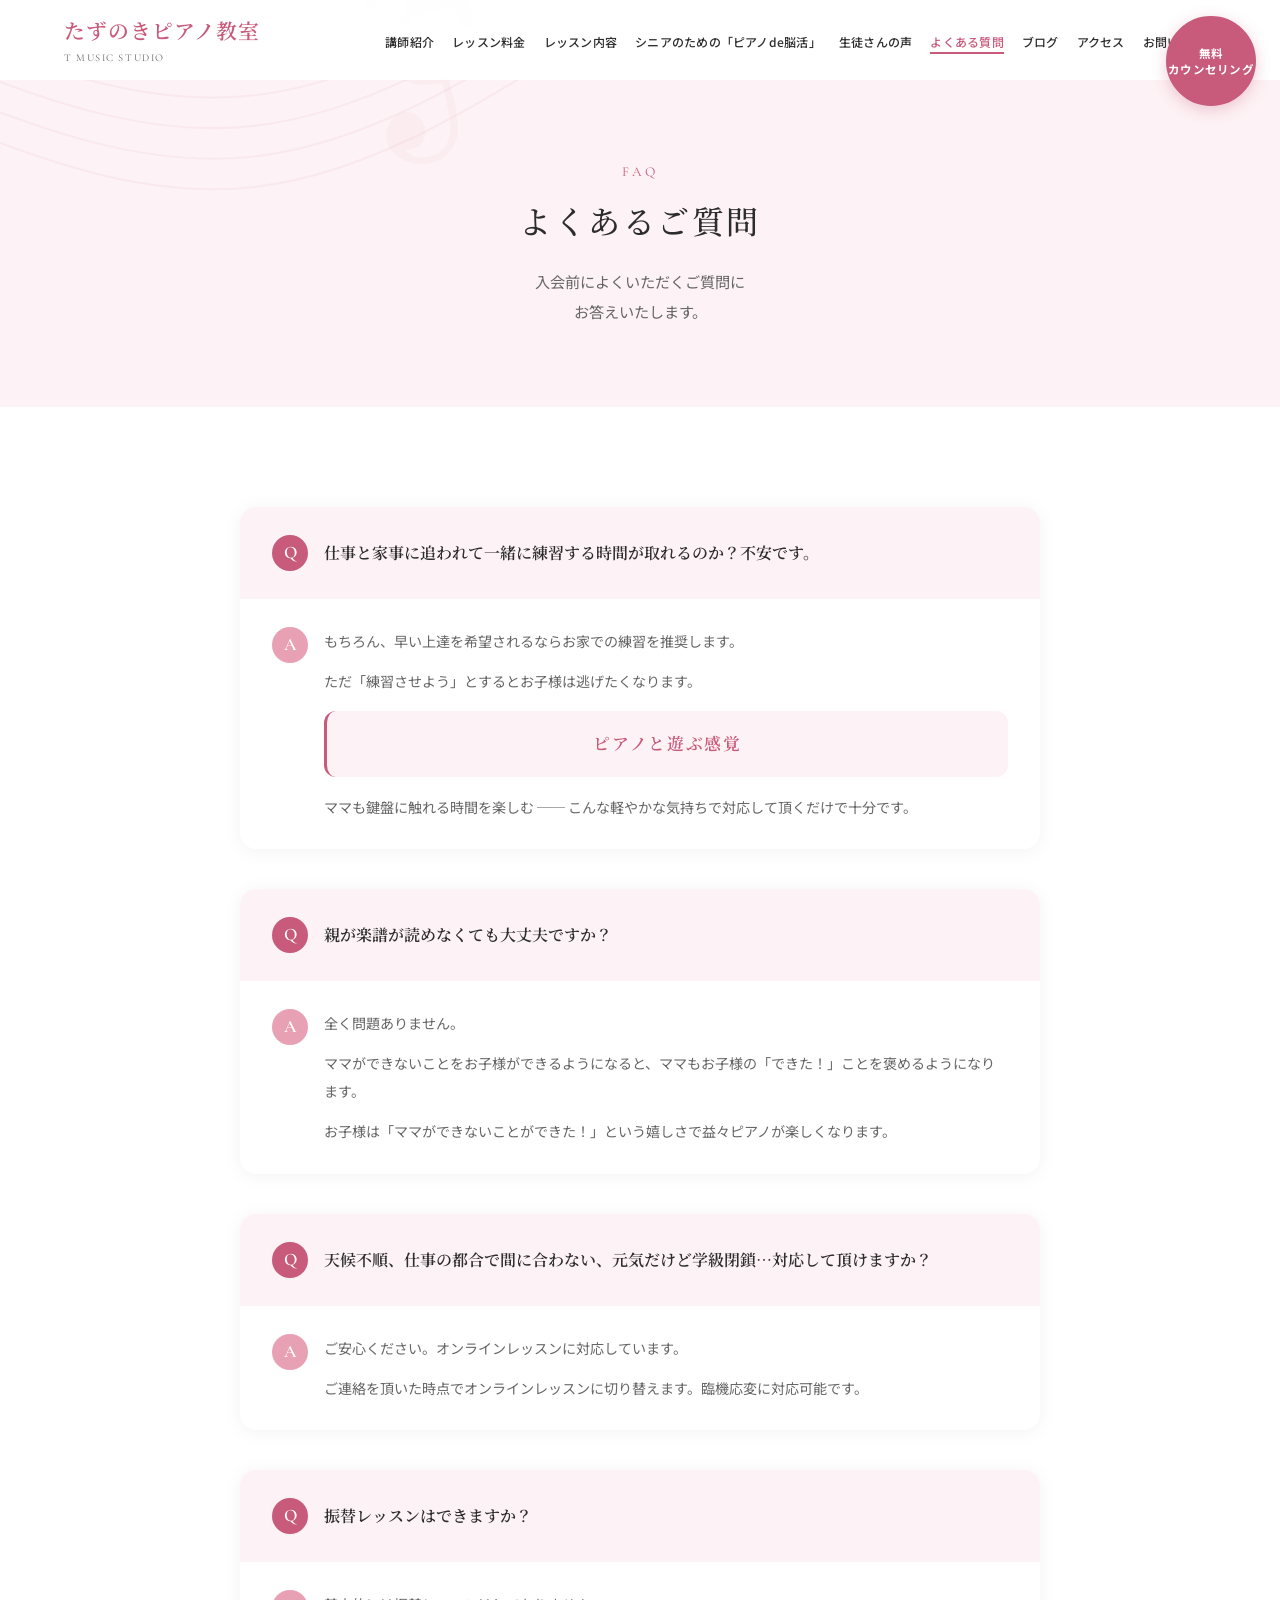
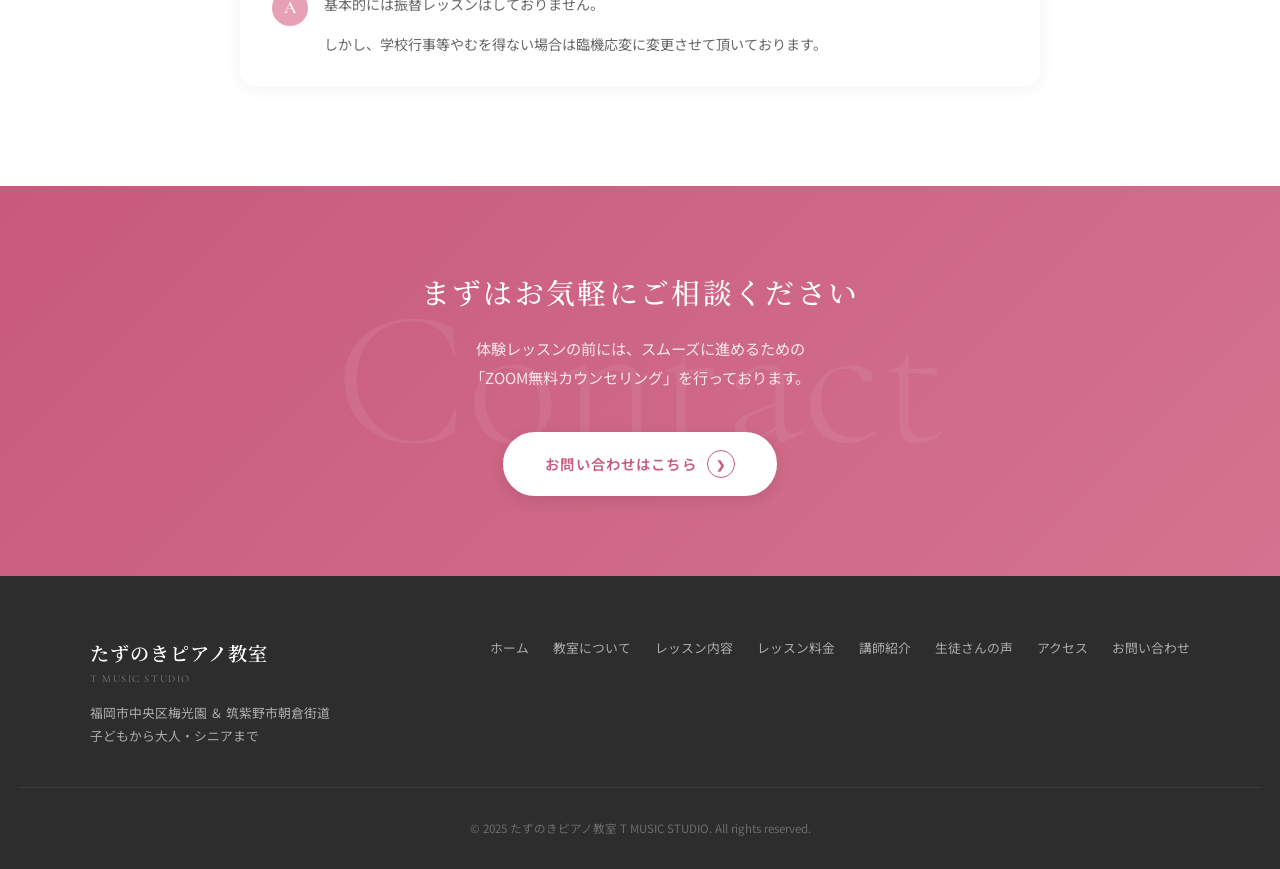
<file: faq.html>
<!DOCTYPE html>
<html lang="ja">
<head>
  <meta charset="UTF-8">
  <meta name="viewport" content="width=device-width, initial-scale=1.0">
  <title>よくあるご質問 | たずのきピアノ教室 T MUSIC STUDIO</title>
  <meta name="description" content="たずのきピアノ教室によく寄せられるご質問にお答えします。練習時間、楽譜、振替レッスンなど、入会前の不安を解消します。">

  <link rel="preconnect" href="https://fonts.googleapis.com">
  <link rel="preconnect" href="https://fonts.gstatic.com" crossorigin>
  <link href="https://fonts.googleapis.com/css2?family=Cormorant+Garamond:ital,wght@0,300;0,400;0,600;1,300;1,400&family=Noto+Sans+JP:wght@300;400;500;700&family=Noto+Serif+JP:wght@400;500;600;700&display=swap" rel="stylesheet">

  <link rel="stylesheet" href="style.css">
  <link rel="stylesheet" href="faq.css">
</head>
<body>

  <!-- ========== Header ========== -->
  <header class="header scrolled" id="header">
    <div class="header-inner">
      <a href="index.html" class="logo">
        <div>
          <span class="logo-text">たずのきピアノ教室</span>
          <span class="logo-sub">T MUSIC STUDIO</span>
        </div>
      </a>
      <nav>
        <ul class="nav-list" id="navList">
          <li><a href="teacher.html">講師紹介</a></li>
          <li><a href="pricing.html">レッスン料金</a></li>
          <li><a href="lesson.html">レッスン内容</a></li>
          <li><a href="senior.html">シニアのための「ピアノde脳活」</a></li>
          <li><a href="voices.html">生徒さんの声</a></li>
          <li><a href="faq.html" class="current">よくある質問</a></li>
          <li><a href="blog.html">ブログ</a></li>
          <li><a href="access.html">アクセス</a></li>
          <li><a href="contact.html">お問い合わせ</a></li>
        </ul>
      </nav>
      <button class="hamburger" id="hamburger" aria-label="メニューを開く">
        <span></span><span></span><span></span>
      </button>
    </div>
  </header>

  <div class="cta-header">
    <a href="contact.html" class="cta-circle">
      <span class="cta-circle-bg"><span class="cta-circle-bg-inner"></span></span>
      <span class="cta-circle-label">無料<br>カウンセリング</span>
    </a>
  </div>

  <!-- ========== Page Hero ========== -->
  <section class="page-hero">
    <div class="page-hero-bg">
      <svg class="page-hero-svg" viewBox="0 0 1600 400" preserveAspectRatio="xMidYMid slice" xmlns="http://www.w3.org/2000/svg">
        <g opacity="0.06">
          <path d="M-200,80 C100,200 400,50 700,180 S1100,300 1400,100 1700,250" fill="none" stroke="#c85a7c" stroke-width="2"/>
          <path d="M-200,110 C100,230 400,80 700,210 S1100,330 1400,130 1700,280" fill="none" stroke="#c85a7c" stroke-width="2"/>
          <path d="M-200,140 C100,260 400,110 700,240 S1100,360 1400,160 1700,310" fill="none" stroke="#c85a7c" stroke-width="2"/>
          <path d="M-200,170 C100,290 400,140 700,270 S1100,390 1400,190 1700,340" fill="none" stroke="#c85a7c" stroke-width="2"/>
          <path d="M-200,200 C100,320 400,170 700,300 S1100,420 1400,220 1700,370" fill="none" stroke="#c85a7c" stroke-width="2"/>
        </g>
        <text x="70%" y="70%" font-size="280" fill="#c85a7c" opacity="0.03" font-family="serif">&#119070;</text>
      </svg>
    </div>
    <div class="container">
      <span class="page-hero-en">FAQ</span>
      <h1 class="page-hero-title">よくあるご質問</h1>
      <p class="page-hero-lead">入会前によくいただくご質問に<br>お答えいたします。</p>
    </div>
  </section>

  <!-- ========== FAQ Section ========== -->
  <section class="faq-section section-padding">
    <div class="container">

      <!-- Q1 -->
      <div class="faq-item fade-in">
        <div class="faq-question">
          <span class="faq-badge">Q</span>
          <h3>仕事と家事に追われて一緒に練習する時間が取れるのか？不安です。</h3>
        </div>
        <div class="faq-answer">
          <span class="faq-badge faq-badge-a">A</span>
          <div class="faq-answer-body">
            <p>もちろん、早い上達を希望されるならお家での練習を推奨します。</p>
            <p>ただ「練習させよう」とするとお子様は逃げたくなります。</p>
            <div class="faq-highlight">
              <p>ピアノと遊ぶ感覚</p>
            </div>
            <p>ママも鍵盤に触れる時間を楽しむ ── こんな軽やかな気持ちで対応して頂くだけで十分です。</p>
          </div>
        </div>
      </div>

      <!-- Q2 -->
      <div class="faq-item fade-in">
        <div class="faq-question">
          <span class="faq-badge">Q</span>
          <h3>親が楽譜が読めなくても大丈夫ですか？</h3>
        </div>
        <div class="faq-answer">
          <span class="faq-badge faq-badge-a">A</span>
          <div class="faq-answer-body">
            <p>全く問題ありません。</p>
            <p>ママができないことをお子様ができるようになると、ママもお子様の「できた！」ことを褒めるようになります。</p>
            <p>お子様は「ママができないことができた！」という嬉しさで益々ピアノが楽しくなります。</p>
          </div>
        </div>
      </div>

      <!-- Q3 -->
      <div class="faq-item fade-in">
        <div class="faq-question">
          <span class="faq-badge">Q</span>
          <h3>天候不順、仕事の都合で間に合わない、元気だけど学級閉鎖…対応して頂けますか？</h3>
        </div>
        <div class="faq-answer">
          <span class="faq-badge faq-badge-a">A</span>
          <div class="faq-answer-body">
            <p>ご安心ください。オンラインレッスンに対応しています。</p>
            <p>ご連絡を頂いた時点でオンラインレッスンに切り替えます。臨機応変に対応可能です。</p>
          </div>
        </div>
      </div>

      <!-- Q4 -->
      <div class="faq-item fade-in">
        <div class="faq-question">
          <span class="faq-badge">Q</span>
          <h3>振替レッスンはできますか？</h3>
        </div>
        <div class="faq-answer">
          <span class="faq-badge faq-badge-a">A</span>
          <div class="faq-answer-body">
            <p>基本的には振替レッスンはしておりません。</p>
            <p>しかし、学校行事等やむを得ない場合は臨機応変に変更させて頂いております。</p>
          </div>
        </div>
      </div>

    </div>
  </section>

  <!-- ========== CTA ========== -->
  <section class="cta-section" id="contact-cta">
    <div class="container fade-in">
      <h2>まずはお気軽にご相談ください</h2>
      <p>
        体験レッスンの前には、スムーズに進めるための<br>
        「ZOOM無料カウンセリング」を行っております。
      </p>
      <a href="contact.html" class="btn-primary btn-white" data-hover="お問い合わせはこちら ›">
        <span class="btn-label">お問い合わせはこちら</span>
        <span class="arrow">&#10095;</span>
      </a>
    </div>
  </section>

  <!-- ========== Footer ========== -->
  <footer class="footer">
    <div class="footer-inner">
      <div class="footer-logo">
        <div>
          <span class="logo-text">たずのきピアノ教室</span>
          <span class="logo-sub">T MUSIC STUDIO</span>
        </div>
        <p>福岡市中央区梅光園 ＆ 筑紫野市朝倉街道<br>子どもから大人・シニアまで</p>
      </div>
      <nav class="footer-nav">
        <a href="index.html">ホーム</a>
        <a href="index.html#about">教室について</a>
        <a href="lesson.html">レッスン内容</a>
        <a href="pricing.html">レッスン料金</a>
        <a href="teacher.html">講師紹介</a>
        <a href="voices.html">生徒さんの声</a>
        <a href="access.html">アクセス</a>
        <a href="contact.html">お問い合わせ</a>
      </nav>
    </div>
    <div class="footer-copy">
      &copy; 2025 たずのきピアノ教室 T MUSIC STUDIO. All rights reserved.
    </div>
  </footer>

  <script>
    // Scroll animations — IntersectionObserver
    const observer = new IntersectionObserver((entries) => {
      entries.forEach(entry => {
        if (entry.isIntersecting) {
          entry.target.classList.add('visible');
          observer.unobserve(entry.target);
        }
      });
    }, { threshold: 0.12, rootMargin: '0px 0px -60px 0px' });

    document.querySelectorAll('.fade-in, .fade-in-left, .fade-in-right, .scale-in, .clip-reveal, .section-title').forEach(el => {
      observer.observe(el);
    });

    // Parallax background text on scroll
    const bgTexts = document.querySelectorAll('[class*="-bg-text"]');
    let ticking = false;

    function onScroll() {
      const scrollY = window.scrollY;

      // Header
      const header = document.getElementById('header');
      if (scrollY > 50) {
        header.classList.add('scrolled');
      } else {
        header.classList.remove('scrolled');
      }

      // Parallax bg text
      bgTexts.forEach(el => {
        const rect = el.parentElement.getBoundingClientRect();
        const speed = 0.04;
        const yOffset = (rect.top * speed);
        el.style.transform = `translateY(${yOffset}px)`;
      });

      ticking = false;
    }

    window.addEventListener('scroll', () => {
      if (!ticking) {
        requestAnimationFrame(onScroll);
        ticking = true;
      }
    }, { passive: true });

    // Hamburger menu
    const hamburger = document.getElementById('hamburger');
    const navList = document.getElementById('navList');

    hamburger.addEventListener('click', () => {
      hamburger.classList.toggle('active');
      navList.classList.toggle('open');
    });

    navList.querySelectorAll('a').forEach(link => {
      link.addEventListener('click', () => {
        hamburger.classList.remove('active');
        navList.classList.remove('open');
      });
    });

    // Smooth scroll
    document.querySelectorAll('a[href^="#"]').forEach(anchor => {
      anchor.addEventListener('click', function(e) {
        e.preventDefault();
        const target = document.querySelector(this.getAttribute('href'));
        if (target) {
          const offset = 80;
          const top = target.getBoundingClientRect().top + window.pageYOffset - offset;
          window.scrollTo({ top, behavior: 'smooth' });
        }
      });
    });
  </script>
  <script src="transition.js"></script>
</body>
</html>
</file>
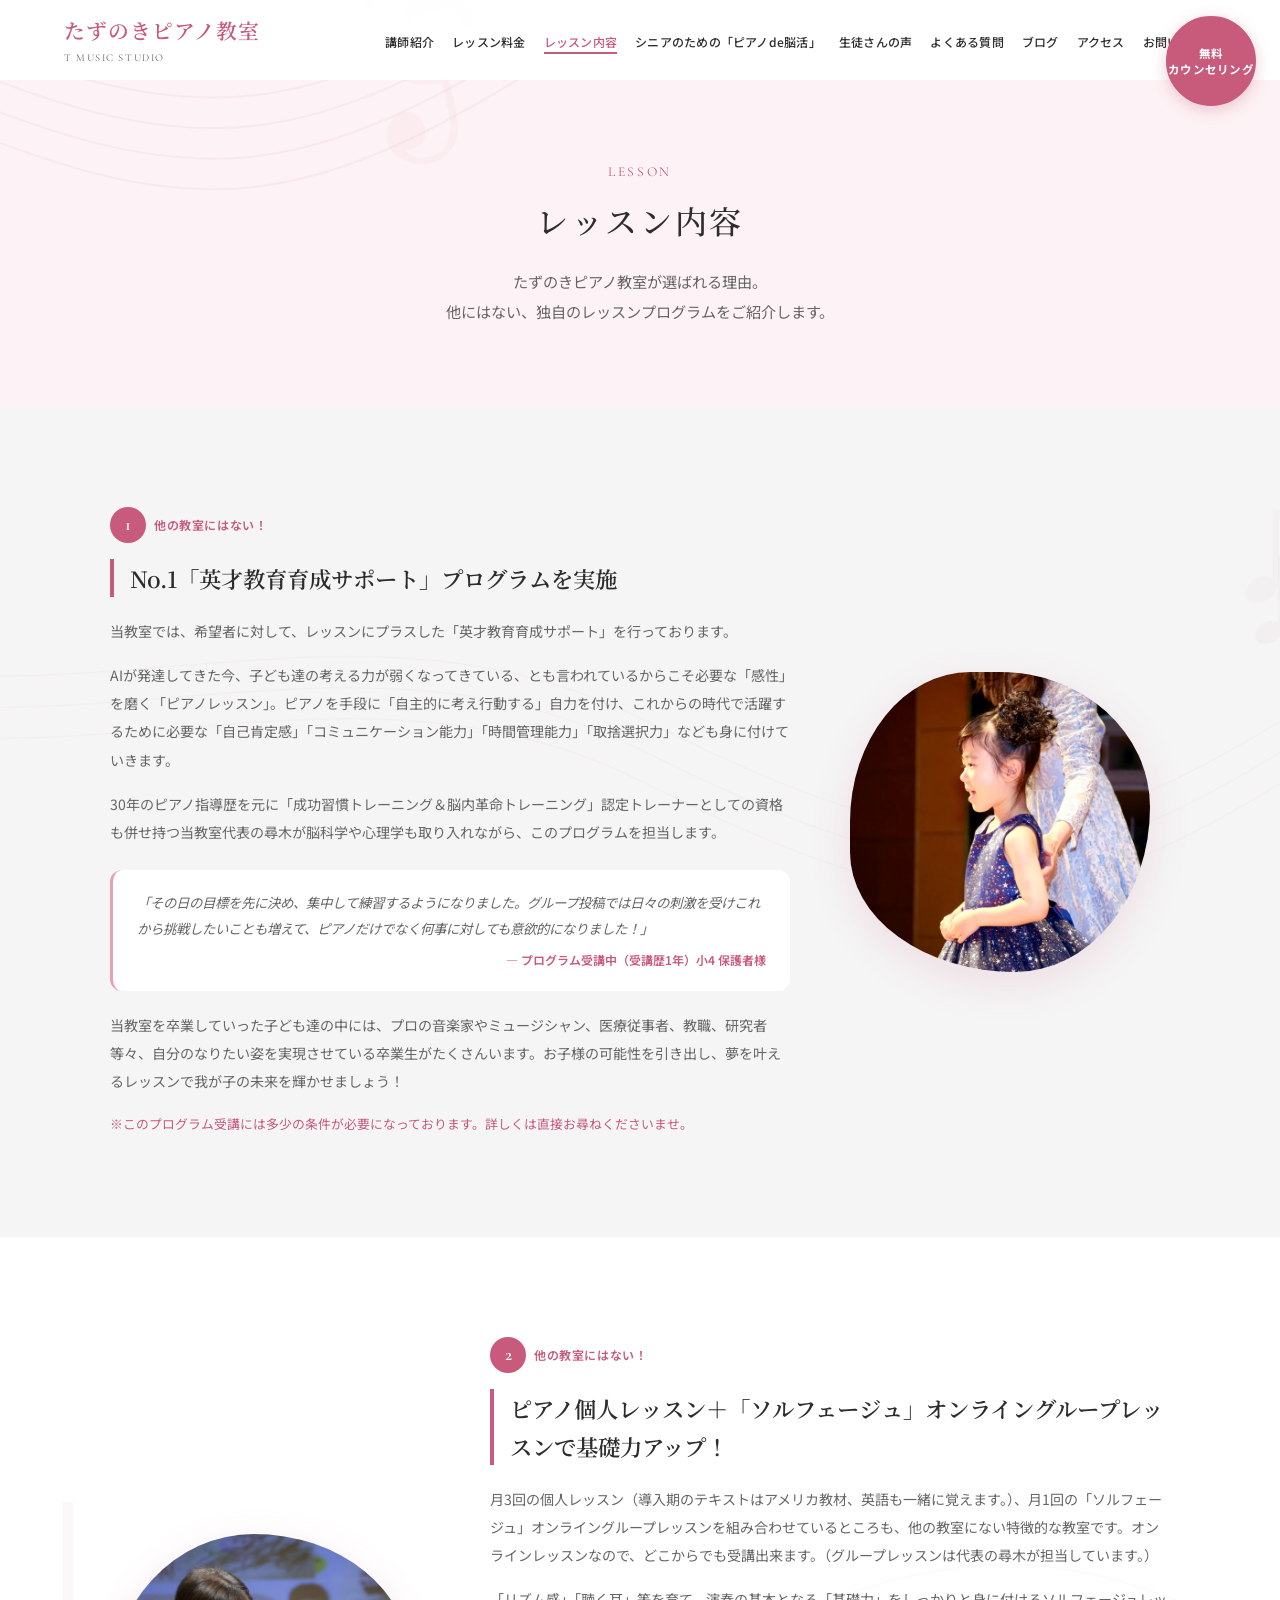
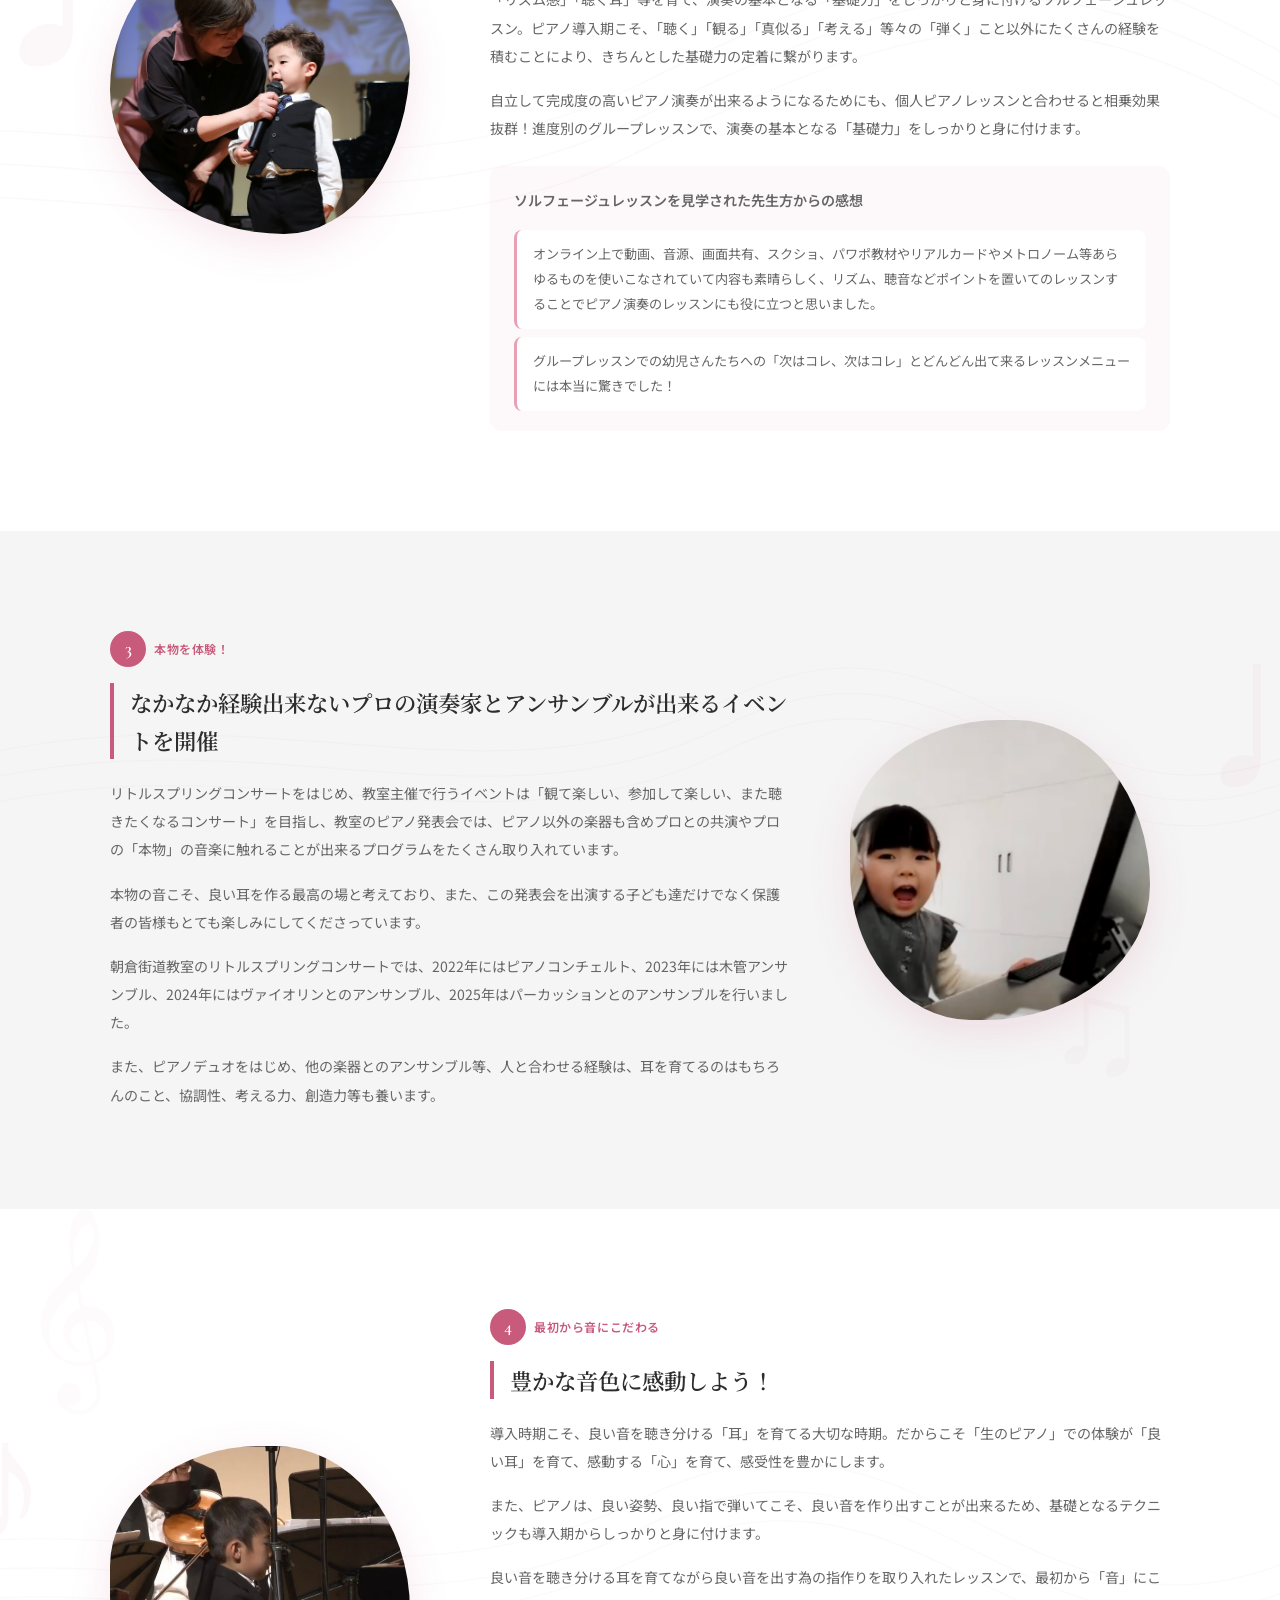
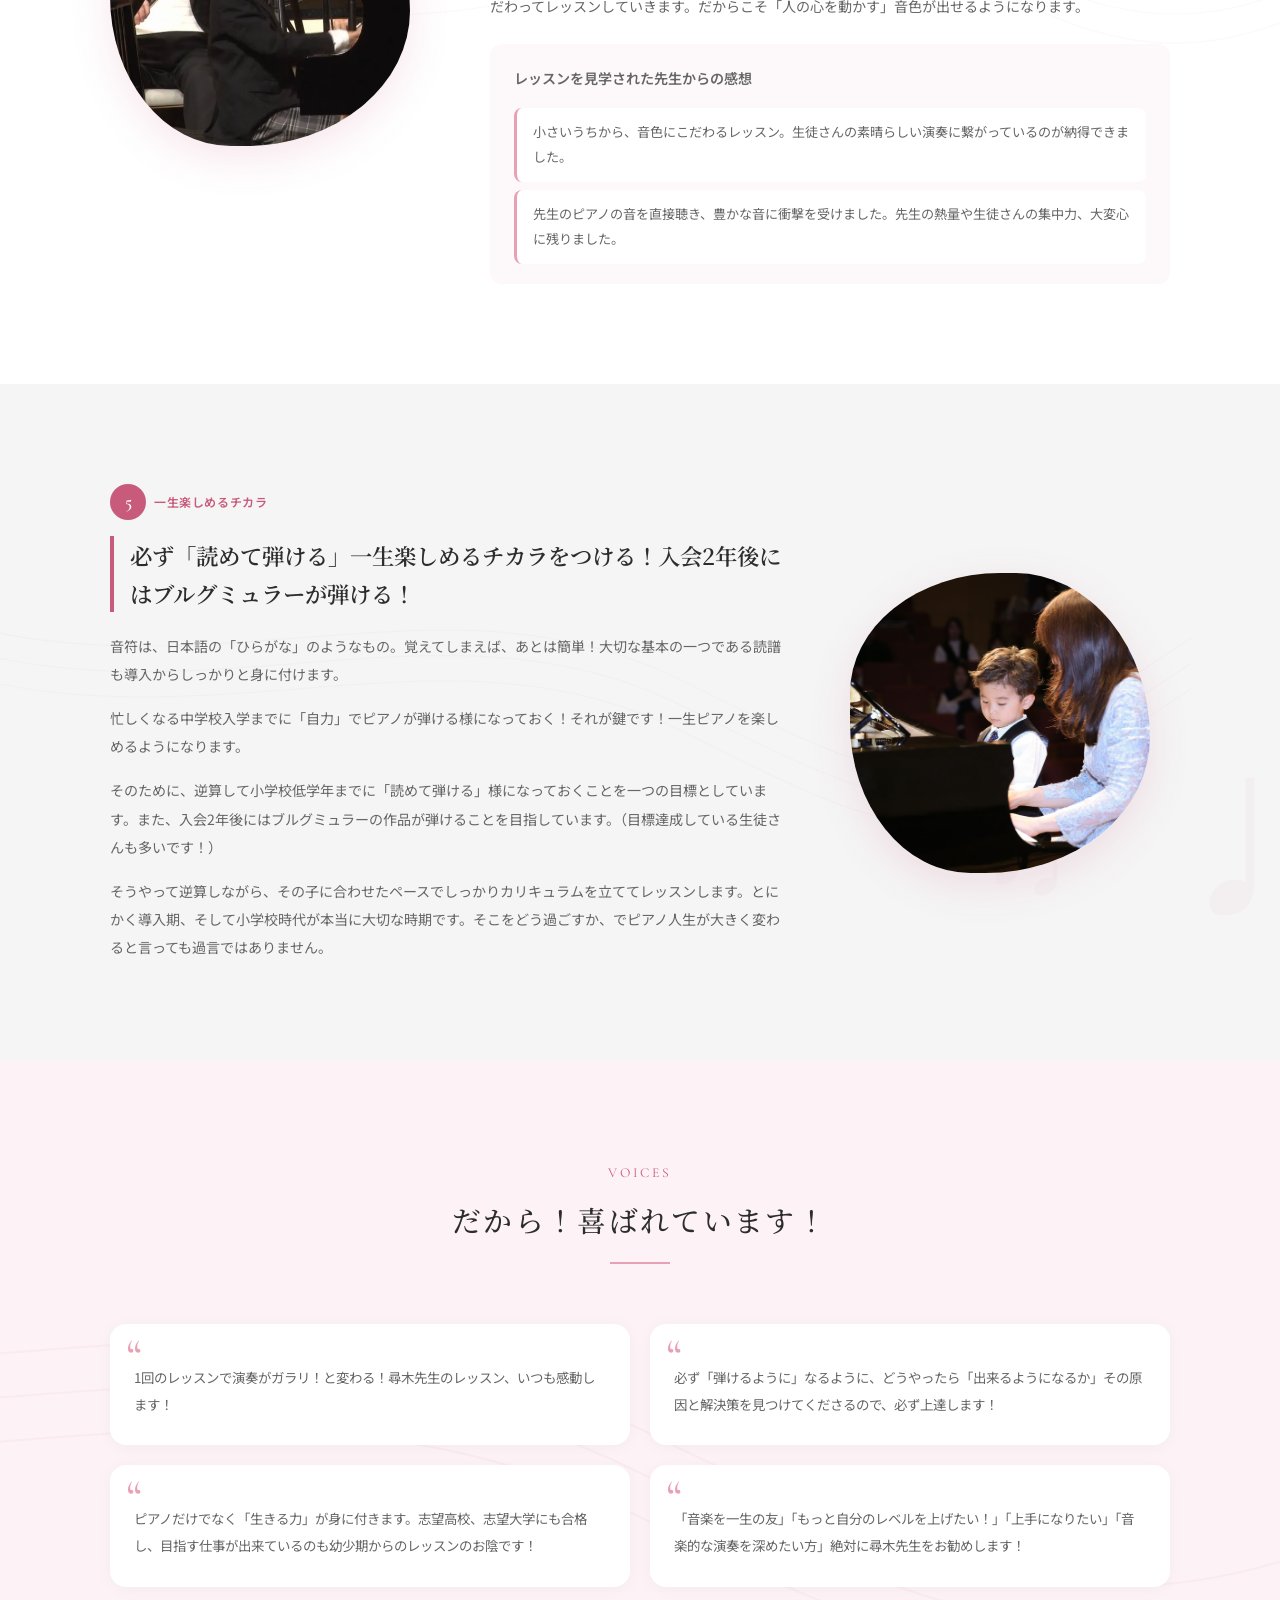
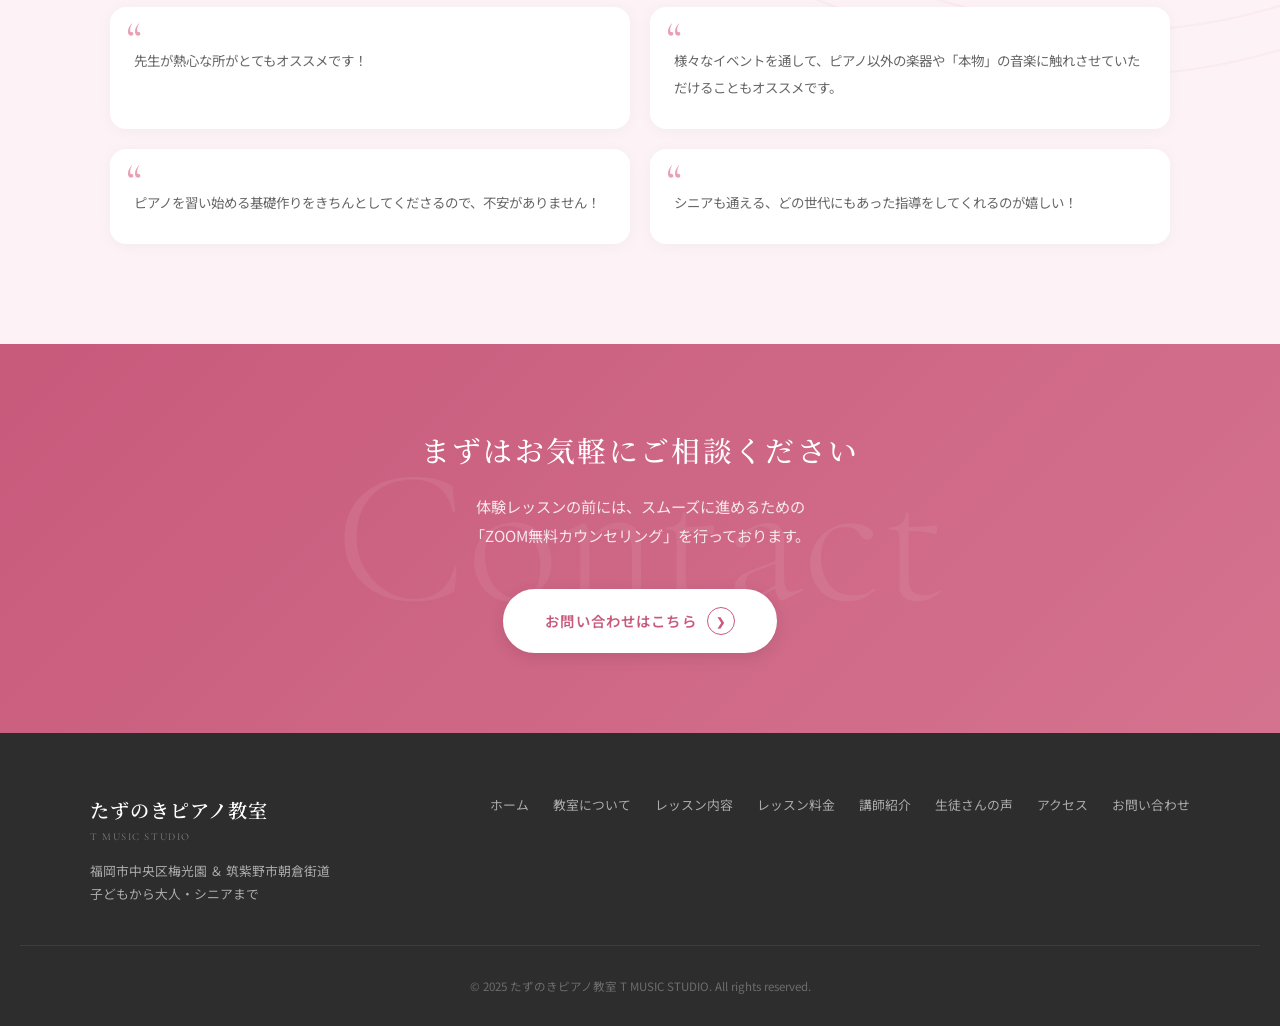
<file: lesson.html>
<!DOCTYPE html>
<html lang="ja">
<head>
  <meta charset="UTF-8">
  <meta name="viewport" content="width=device-width, initial-scale=1.0">
  <title>レッスン内容 | たずのきピアノ教室 T MUSIC STUDIO</title>
  <meta name="description" content="たずのきピアノ教室のレッスン内容。英才教育育成サポート、ソルフェージュグループレッスン、プロとのアンサンブルなど、他にはない特徴的なレッスンをご紹介します。">

  <link rel="preconnect" href="https://fonts.googleapis.com">
  <link rel="preconnect" href="https://fonts.gstatic.com" crossorigin>
  <link href="https://fonts.googleapis.com/css2?family=Cormorant+Garamond:ital,wght@0,300;0,400;0,600;1,300;1,400&family=Noto+Sans+JP:wght@300;400;500;700&family=Noto+Serif+JP:wght@400;500;600;700&display=swap" rel="stylesheet">

  <link rel="stylesheet" href="style.css">
  <link rel="stylesheet" href="lesson.css">
</head>
<body>

  <!-- ========== Header ========== -->
  <header class="header scrolled" id="header">
    <div class="header-inner">
      <a href="index.html" class="logo">
        <div>
          <span class="logo-text">たずのきピアノ教室</span>
          <span class="logo-sub">T MUSIC STUDIO</span>
        </div>
      </a>
      <nav>
        <ul class="nav-list" id="navList">
          <li><a href="teacher.html">講師紹介</a></li>
          <li><a href="pricing.html">レッスン料金</a></li>
          <li><a href="lesson.html" class="current">レッスン内容</a></li>
          <li><a href="senior.html">シニアのための「ピアノde脳活」</a></li>
          <li><a href="voices.html">生徒さんの声</a></li>
          <li><a href="faq.html">よくある質問</a></li>
          <li><a href="blog.html">ブログ</a></li>
          <li><a href="access.html">アクセス</a></li>
          <li><a href="contact.html">お問い合わせ</a></li>
        </ul>
      </nav>
      <button class="hamburger" id="hamburger" aria-label="メニューを開く">
        <span></span><span></span><span></span>
      </button>
    </div>
  </header>

  <div class="cta-header">
    <a href="contact.html" class="cta-circle">
      <span class="cta-circle-bg"><span class="cta-circle-bg-inner"></span></span>
      <span class="cta-circle-label">無料<br>カウンセリング</span>
    </a>
  </div>

  <!-- ========== Page Hero ========== -->
  <section class="page-hero">
    <div class="page-hero-bg">
      <svg class="page-hero-svg" viewBox="0 0 1600 400" preserveAspectRatio="xMidYMid slice" xmlns="http://www.w3.org/2000/svg">
        <g opacity="0.06">
          <path d="M-200,80 C100,200 400,50 700,180 S1100,300 1400,100 1700,250" fill="none" stroke="#c85a7c" stroke-width="2"/>
          <path d="M-200,110 C100,230 400,80 700,210 S1100,330 1400,130 1700,280" fill="none" stroke="#c85a7c" stroke-width="2"/>
          <path d="M-200,140 C100,260 400,110 700,240 S1100,360 1400,160 1700,310" fill="none" stroke="#c85a7c" stroke-width="2"/>
          <path d="M-200,170 C100,290 400,140 700,270 S1100,390 1400,190 1700,340" fill="none" stroke="#c85a7c" stroke-width="2"/>
          <path d="M-200,200 C100,320 400,170 700,300 S1100,420 1400,220 1700,370" fill="none" stroke="#c85a7c" stroke-width="2"/>
        </g>
        <text x="70%" y="70%" font-size="280" fill="#c85a7c" opacity="0.03" font-family="serif">&#119070;</text>
      </svg>
    </div>
    <div class="container">
      <span class="page-hero-en">Lesson</span>
      <h1 class="page-hero-title">レッスン内容</h1>
      <p class="page-hero-lead">たずのきピアノ教室が選ばれる理由。<br>他にはない、独自のレッスンプログラムをご紹介します。</p>
    </div>
  </section>

  <!-- ========== Feature 1: 英才教育育成サポート ========== -->
  <section class="lesson-feature section-padding">
    <!-- Background deco -->
    <div class="lesson-bg-staff">
      <svg viewBox="0 0 1600 800" preserveAspectRatio="xMidYMid slice" xmlns="http://www.w3.org/2000/svg">
        <g opacity="0.03">
          <path d="M-100,200 C200,350 500,150 800,300 S1200,450 1500,250 1800,400" fill="none" stroke="#c85a7c" stroke-width="1.5"/>
          <path d="M-100,230 C200,380 500,180 800,330 S1200,480 1500,280 1800,430" fill="none" stroke="#c85a7c" stroke-width="1.5"/>
          <path d="M-100,260 C200,410 500,210 800,360 S1200,510 1500,310 1800,460" fill="none" stroke="#c85a7c" stroke-width="1.5"/>
        </g>
        <text x="85%" y="25%" font-size="180" fill="#c85a7c" opacity="0.025" font-family="serif">&#9835;</text>
      </svg>
    </div>
    <span class="lesson-bg-deco deco-right" style="top: 5%; font-size: 10rem;">&#9834;</span>
    <div class="container">
      <div class="lesson-feature-inner fade-in">
        <div class="lesson-feature-image">
          <div class="blob-frame">
            <img src="tazunoki-images/tazunoki-kids1.jpg" alt="英才教育育成サポートプログラム">
          </div>
        </div>
        <div class="lesson-feature-content">
          <div class="lesson-feature-number">
            <span class="num">1</span>
            <span class="label">他の教室にはない！</span>
          </div>
          <h2 class="lesson-feature-title">No.1「英才教育育成サポート」プログラムを実施</h2>
          <p>
            当教室では、希望者に対して、レッスンにプラスした「英才教育育成サポート」を行っております。
          </p>
          <p>
            AIが発達してきた今、子ども達の考える力が弱くなってきている、とも言われているからこそ必要な「感性」を磨く「ピアノレッスン」。ピアノを手段に「自主的に考え行動する」自力を付け、これからの時代で活躍するために必要な「自己肯定感」「コミュニケーション能力」「時間管理能力」「取捨選択力」なども身に付けていきます。
          </p>
          <p>
            30年のピアノ指導歴を元に「成功習慣トレーニング＆脳内革命トレーニング」認定トレーナーとしての資格も併せ持つ当教室代表の尋木が脳科学や心理学も取り入れながら、このプログラムを担当します。
          </p>

          <div class="lesson-testimonial">
            <p>
              「その日の目標を先に決め、集中して練習するようになりました。グループ投稿では日々の刺激を受けこれから挑戦したいことも増えて、ピアノだけでなく何事に対しても意欲的になりました！」
            </p>
            <span class="author">— プログラム受講中（受講歴1年）小4 保護者様</span>
          </div>

          <p style="margin-top: 20px;">
            当教室を卒業していった子ども達の中には、プロの音楽家やミュージシャン、医療従事者、教職、研究者等々、自分のなりたい姿を実現させている卒業生がたくさんいます。お子様の可能性を引き出し、夢を叶えるレッスンで我が子の未来を輝かせましょう！
          </p>
          <p style="font-size: 0.8rem; color: var(--pink);">
            ※このプログラム受講には多少の条件が必要になっております。詳しくは直接お尋ねくださいませ。
          </p>
        </div>
      </div>
    </div>
  </section>

  <!-- ========== Feature 2: ソルフェージュグループレッスン ========== -->
  <section class="lesson-feature section-padding">
    <div class="lesson-bg-staff">
      <svg viewBox="0 0 1600 800" preserveAspectRatio="xMidYMid slice" xmlns="http://www.w3.org/2000/svg">
        <g opacity="0.03">
          <path d="M-100,500 C200,350 500,550 800,400 S1200,250 1500,450 1800,300" fill="none" stroke="#c85a7c" stroke-width="1.5"/>
          <path d="M-100,530 C200,380 500,580 800,430 S1200,280 1500,480 1800,330" fill="none" stroke="#c85a7c" stroke-width="1.5"/>
          <path d="M-100,560 C200,410 500,610 800,460 S1200,310 1500,510 1800,360" fill="none" stroke="#c85a7c" stroke-width="1.5"/>
        </g>
        <text x="5%" y="30%" font-size="200" fill="#c85a7c" opacity="0.02" font-family="serif">&#119070;</text>
      </svg>
    </div>
    <span class="lesson-bg-deco deco-left" style="bottom: 5%;">&#9833;</span>
    <div class="container">
      <div class="lesson-feature-inner fade-in">
        <div class="lesson-feature-image">
          <div class="blob-frame">
            <img src="tazunoki-images/tazunoki-kids2.jpg" alt="ソルフェージュグループレッスン">
          </div>
        </div>
        <div class="lesson-feature-content">
          <div class="lesson-feature-number">
            <span class="num">2</span>
            <span class="label">他の教室にはない！</span>
          </div>
          <h2 class="lesson-feature-title">ピアノ個人レッスン＋「ソルフェージュ」オンライングループレッスンで基礎力アップ！</h2>
          <p>
            月3回の個人レッスン（導入期のテキストはアメリカ教材、英語も一緒に覚えます。）、月1回の「ソルフェージュ」オンライングループレッスンを組み合わせているところも、他の教室にない特徴的な教室です。オンラインレッスンなので、どこからでも受講出来ます。（グループレッスンは代表の尋木が担当しています。）
          </p>
          <p>
            「リズム感」「聴く耳」等を育て、演奏の基本となる「基礎力」をしっかりと身に付けるソルフェージュレッスン。ピアノ導入期こそ、「聴く」「観る」「真似る」「考える」等々の「弾く」こと以外にたくさんの経験を積むことにより、きちんとした基礎力の定着に繋がります。
          </p>
          <p>
            自立して完成度の高いピアノ演奏が出来るようになるためにも、個人ピアノレッスンと合わせると相乗効果抜群！進度別のグループレッスンで、演奏の基本となる「基礎力」をしっかりと身に付けます。
          </p>

          <div class="lesson-instructor-review">
            <p class="lesson-instructor-review-title">ソルフェージュレッスンを見学された先生方からの感想</p>
            <blockquote>
              オンライン上で動画、音源、画面共有、スクショ、パワポ教材やリアルカードやメトロノーム等あらゆるものを使いこなされていて内容も素晴らしく、リズム、聴音などポイントを置いてのレッスンすることでピアノ演奏のレッスンにも役に立つと思いました。
            </blockquote>
            <blockquote>
              グループレッスンでの幼児さんたちへの「次はコレ、次はコレ」とどんどん出て来るレッスンメニューには本当に驚きでした！
            </blockquote>
          </div>
        </div>
      </div>
    </div>
  </section>

  <!-- ========== Feature 3: プロとのアンサンブル ========== -->
  <section class="lesson-feature section-padding">
    <div class="lesson-bg-staff">
      <svg viewBox="0 0 1600 800" preserveAspectRatio="xMidYMid slice" xmlns="http://www.w3.org/2000/svg">
        <g opacity="0.03">
          <path d="M-100,300 C300,150 600,350 900,200 S1300,400 1600,250 1900,350" fill="none" stroke="#c85a7c" stroke-width="1.5"/>
          <path d="M-100,330 C300,180 600,380 900,230 S1300,430 1600,280 1900,380" fill="none" stroke="#c85a7c" stroke-width="1.5"/>
          <path d="M-100,360 C300,210 600,410 900,260 S1300,460 1600,310 1900,410" fill="none" stroke="#c85a7c" stroke-width="1.5"/>
        </g>
        <text x="80%" y="80%" font-size="160" fill="#c85a7c" opacity="0.025" font-family="serif">&#9835;</text>
      </svg>
    </div>
    <span class="lesson-bg-deco deco-right" style="top: 10%; font-size: 9rem;">&#9833;</span>
    <div class="container">
      <div class="lesson-feature-inner fade-in">
        <div class="lesson-feature-image">
          <div class="blob-frame">
            <img src="tazunoki-images/tazunoki-kids3.jpg" alt="プロの演奏家とアンサンブル">
          </div>
        </div>
        <div class="lesson-feature-content">
          <div class="lesson-feature-number">
            <span class="num">3</span>
            <span class="label">本物を体験！</span>
          </div>
          <h2 class="lesson-feature-title">なかなか経験出来ないプロの演奏家とアンサンブルが出来るイベントを開催</h2>
          <p>
            リトルスプリングコンサートをはじめ、教室主催で行うイベントは「観て楽しい、参加して楽しい、また聴きたくなるコンサート」を目指し、教室のピアノ発表会では、ピアノ以外の楽器も含めプロとの共演やプロの「本物」の音楽に触れることが出来るプログラムをたくさん取り入れています。
          </p>
          <p>
            本物の音こそ、良い耳を作る最高の場と考えており、また、この発表会を出演する子ども達だけでなく保護者の皆様もとても楽しみにしてくださっています。
          </p>
          <p>
            朝倉街道教室のリトルスプリングコンサートでは、2022年にはピアノコンチェルト、2023年には木管アンサンブル、2024年にはヴァイオリンとのアンサンブル、2025年はパーカッションとのアンサンブルを行いました。
          </p>
          <p>
            また、ピアノデュオをはじめ、他の楽器とのアンサンブル等、人と合わせる経験は、耳を育てるのはもちろんのこと、協調性、考える力、創造力等も養います。
          </p>
        </div>
      </div>
    </div>
  </section>

  <!-- ========== Feature 4: 音にこだわる ========== -->
  <section class="lesson-feature section-padding">
    <div class="lesson-bg-staff">
      <svg viewBox="0 0 1600 800" preserveAspectRatio="xMidYMid slice" xmlns="http://www.w3.org/2000/svg">
        <g opacity="0.03">
          <path d="M-100,400 C200,250 500,450 800,300 S1200,500 1500,350 1800,450" fill="none" stroke="#c85a7c" stroke-width="1.5"/>
          <path d="M-100,430 C200,280 500,480 800,330 S1200,530 1500,380 1800,480" fill="none" stroke="#c85a7c" stroke-width="1.5"/>
          <path d="M-100,460 C200,310 500,510 800,360 S1200,560 1500,410 1800,510" fill="none" stroke="#c85a7c" stroke-width="1.5"/>
        </g>
        <text x="10%" y="20%" font-size="180" fill="#c85a7c" opacity="0.02" font-family="serif">&#119070;</text>
      </svg>
    </div>
    <span class="lesson-bg-deco deco-left" style="top: 15%; font-size: 11rem;">&#9834;</span>
    <div class="container">
      <div class="lesson-feature-inner fade-in">
        <div class="lesson-feature-image">
          <div class="blob-frame">
            <img src="tazunoki-images/tazunoki-kids4.jpg" alt="音色にこだわるレッスン">
          </div>
        </div>
        <div class="lesson-feature-content">
          <div class="lesson-feature-number">
            <span class="num">4</span>
            <span class="label">最初から音にこだわる</span>
          </div>
          <h2 class="lesson-feature-title">豊かな音色に感動しよう！</h2>
          <p>
            導入時期こそ、良い音を聴き分ける「耳」を育てる大切な時期。だからこそ「生のピアノ」での体験が「良い耳」を育て、感動する「心」を育て、感受性を豊かにします。
          </p>
          <p>
            また、ピアノは、良い姿勢、良い指で弾いてこそ、良い音を作り出すことが出来るため、基礎となるテクニックも導入期からしっかりと身に付けます。
          </p>
          <p>
            良い音を聴き分ける耳を育てながら良い音を出す為の指作りを取り入れたレッスンで、最初から「音」にこだわってレッスンしていきます。だからこそ「人の心を動かす」音色が出せるようになります。
          </p>

          <div class="lesson-instructor-review">
            <p class="lesson-instructor-review-title">レッスンを見学された先生からの感想</p>
            <blockquote>
              小さいうちから、音色にこだわるレッスン。生徒さんの素晴らしい演奏に繋がっているのが納得できました。
            </blockquote>
            <blockquote>
              先生のピアノの音を直接聴き、豊かな音に衝撃を受けました。先生の熱量や生徒さんの集中力、大変心に残りました。
            </blockquote>
          </div>
        </div>
      </div>
    </div>
  </section>

  <!-- ========== Feature 5: 読めて弾ける ========== -->
  <section class="lesson-feature section-padding">
    <div class="lesson-bg-staff">
      <svg viewBox="0 0 1600 800" preserveAspectRatio="xMidYMid slice" xmlns="http://www.w3.org/2000/svg">
        <g opacity="0.03">
          <path d="M-100,250 C250,400 550,200 850,350 S1150,500 1450,300 1750,450" fill="none" stroke="#c85a7c" stroke-width="1.5"/>
          <path d="M-100,280 C250,430 550,230 850,380 S1150,530 1450,330 1750,480" fill="none" stroke="#c85a7c" stroke-width="1.5"/>
          <path d="M-100,310 C250,460 550,260 850,410 S1150,560 1450,360 1750,510" fill="none" stroke="#c85a7c" stroke-width="1.5"/>
        </g>
        <text x="75%" y="75%" font-size="150" fill="#c85a7c" opacity="0.025" font-family="serif">&#9835;</text>
      </svg>
    </div>
    <span class="lesson-bg-deco deco-right" style="bottom: 10%; font-size: 10rem;">&#9833;</span>
    <div class="container">
      <div class="lesson-feature-inner fade-in">
        <div class="lesson-feature-image">
          <div class="blob-frame">
            <img src="tazunoki-images/tazunoki-kids5.jpg" alt="読めて弾けるチカラ">
          </div>
        </div>
        <div class="lesson-feature-content">
          <div class="lesson-feature-number">
            <span class="num">5</span>
            <span class="label">一生楽しめるチカラ</span>
          </div>
          <h2 class="lesson-feature-title">必ず「読めて弾ける」一生楽しめるチカラをつける！入会2年後にはブルグミュラーが弾ける！</h2>
          <p>
            音符は、日本語の「ひらがな」のようなもの。覚えてしまえば、あとは簡単！大切な基本の一つである読譜も導入からしっかりと身に付けます。
          </p>
          <p>
            忙しくなる中学校入学までに「自力」でピアノが弾ける様になっておく！それが鍵です！一生ピアノを楽しめるようになります。
          </p>
          <p>
            そのために、逆算して小学校低学年までに「読めて弾ける」様になっておくことを一つの目標としています。また、入会2年後にはブルグミュラーの作品が弾けることを目指しています。（目標達成している生徒さんも多いです！）
          </p>
          <p>
            そうやって逆算しながら、その子に合わせたペースでしっかりカリキュラムを立ててレッスンします。とにかく導入期、そして小学校時代が本当に大切な時期です。そこをどう過ごすか、でピアノ人生が大きく変わると言っても過言ではありません。
          </p>
        </div>
      </div>
    </div>
  </section>

  <!-- ========== 保護者・生徒さんの声 ========== -->
  <section class="lesson-voices section-padding">
    <div class="lesson-voices-bg">
      <svg viewBox="0 0 1600 600" preserveAspectRatio="xMidYMid slice" xmlns="http://www.w3.org/2000/svg">
        <g opacity="0.04">
          <path d="M-100,150 C200,300 500,100 800,250 S1200,400 1500,200 1800,350" fill="none" stroke="#c85a7c" stroke-width="1.5"/>
          <path d="M-100,180 C200,330 500,130 800,280 S1200,430 1500,230 1800,380" fill="none" stroke="#c85a7c" stroke-width="1.5"/>
          <path d="M-100,210 C200,360 500,160 800,310 S1200,460 1500,260 1800,410" fill="none" stroke="#c85a7c" stroke-width="1.5"/>
        </g>
        <text x="5%" y="80%" font-size="200" fill="#c85a7c" opacity="0.025" font-family="serif">&#9835;</text>
        <text x="85%" y="30%" font-size="160" fill="#c85a7c" opacity="0.02" font-family="serif">&#119070;</text>
      </svg>
    </div>
    <div class="container">
      <div class="section-title fade-in">
        <span class="en">Voices</span>
        <h2>だから！喜ばれています！</h2>
      </div>

      <div class="lesson-voices-grid">
        <div class="lesson-voice-card fade-in" style="transition-delay: 0.05s">
          <p>1回のレッスンで演奏がガラリ！と変わる！尋木先生のレッスン、いつも感動します！</p>
        </div>
        <div class="lesson-voice-card fade-in" style="transition-delay: 0.1s">
          <p>必ず「弾けるように」なるように、どうやったら「出来るようになるか」その原因と解決策を見つけてくださるので、必ず上達します！</p>
        </div>
        <div class="lesson-voice-card fade-in" style="transition-delay: 0.15s">
          <p>ピアノだけでなく「生きる力」が身に付きます。志望高校、志望大学にも合格し、目指す仕事が出来ているのも幼少期からのレッスンのお陰です！</p>
        </div>
        <div class="lesson-voice-card fade-in" style="transition-delay: 0.2s">
          <p>「音楽を一生の友」「もっと自分のレベルを上げたい！」「上手になりたい」「音楽的な演奏を深めたい方」絶対に尋木先生をお勧めします！</p>
        </div>
        <div class="lesson-voice-card fade-in" style="transition-delay: 0.25s">
          <p>先生が熱心な所がとてもオススメです！</p>
        </div>
        <div class="lesson-voice-card fade-in" style="transition-delay: 0.3s">
          <p>様々なイベントを通して、ピアノ以外の楽器や「本物」の音楽に触れさせていただけることもオススメです。</p>
        </div>
        <div class="lesson-voice-card fade-in" style="transition-delay: 0.35s">
          <p>ピアノを習い始める基礎作りをきちんとしてくださるので、不安がありません！</p>
        </div>
        <div class="lesson-voice-card fade-in" style="transition-delay: 0.4s">
          <p>シニアも通える、どの世代にもあった指導をしてくれるのが嬉しい！</p>
        </div>
      </div>
    </div>
  </section>

  <!-- ========== CTA ========== -->
  <section class="cta-section" id="contact-cta">
    <div class="container fade-in">
      <h2>まずはお気軽にご相談ください</h2>
      <p>
        体験レッスンの前には、スムーズに進めるための<br>
        「ZOOM無料カウンセリング」を行っております。
      </p>
      <a href="contact.html" class="btn-primary btn-white" data-hover="お問い合わせはこちら ›">
        <span class="btn-label">お問い合わせはこちら</span>
        <span class="arrow">&#10095;</span>
      </a>
    </div>
  </section>

  <!-- ========== Footer ========== -->
  <footer class="footer">
    <div class="footer-inner">
      <div class="footer-logo">
        <div>
          <span class="logo-text">たずのきピアノ教室</span>
          <span class="logo-sub">T MUSIC STUDIO</span>
        </div>
        <p>福岡市中央区梅光園 ＆ 筑紫野市朝倉街道<br>子どもから大人・シニアまで</p>
      </div>
      <nav class="footer-nav">
        <a href="index.html">ホーム</a>
        <a href="index.html#about">教室について</a>
        <a href="lesson.html">レッスン内容</a>
        <a href="pricing.html">レッスン料金</a>
        <a href="teacher.html">講師紹介</a>
        <a href="voices.html">生徒さんの声</a>
        <a href="access.html">アクセス</a>
        <a href="contact.html">お問い合わせ</a>
      </nav>
    </div>
    <div class="footer-copy">
      &copy; 2025 たずのきピアノ教室 T MUSIC STUDIO. All rights reserved.
    </div>
  </footer>

  <script>
    // Scroll animations — IntersectionObserver
    const observer = new IntersectionObserver((entries) => {
      entries.forEach(entry => {
        if (entry.isIntersecting) {
          entry.target.classList.add('visible');
          observer.unobserve(entry.target);
        }
      });
    }, { threshold: 0.12, rootMargin: '0px 0px -60px 0px' });

    document.querySelectorAll('.fade-in, .fade-in-left, .fade-in-right, .scale-in, .clip-reveal, .section-title').forEach(el => {
      observer.observe(el);
    });

    // Parallax background text on scroll
    const bgTexts = document.querySelectorAll('[class*="-bg-text"]');
    let ticking = false;

    function onScroll() {
      const scrollY = window.scrollY;

      // Header
      const header = document.getElementById('header');
      if (scrollY > 50) {
        header.classList.add('scrolled');
      } else {
        header.classList.remove('scrolled');
      }

      // Parallax bg text
      bgTexts.forEach(el => {
        const rect = el.parentElement.getBoundingClientRect();
        const speed = 0.04;
        const yOffset = (rect.top * speed);
        el.style.transform = `translateY(${yOffset}px)`;
      });

      ticking = false;
    }

    window.addEventListener('scroll', () => {
      if (!ticking) {
        requestAnimationFrame(onScroll);
        ticking = true;
      }
    }, { passive: true });

    // Hamburger menu
    const hamburger = document.getElementById('hamburger');
    const navList = document.getElementById('navList');

    hamburger.addEventListener('click', () => {
      hamburger.classList.toggle('active');
      navList.classList.toggle('open');
    });

    navList.querySelectorAll('a').forEach(link => {
      link.addEventListener('click', () => {
        hamburger.classList.remove('active');
        navList.classList.remove('open');
      });
    });

    // Smooth scroll
    document.querySelectorAll('a[href^="#"]').forEach(anchor => {
      anchor.addEventListener('click', function(e) {
        e.preventDefault();
        const target = document.querySelector(this.getAttribute('href'));
        if (target) {
          const offset = 80;
          const top = target.getBoundingClientRect().top + window.pageYOffset - offset;
          window.scrollTo({ top, behavior: 'smooth' });
        }
      });
    });
  </script>
  <script src="transition.js"></script>
</body>
</html>
</file>
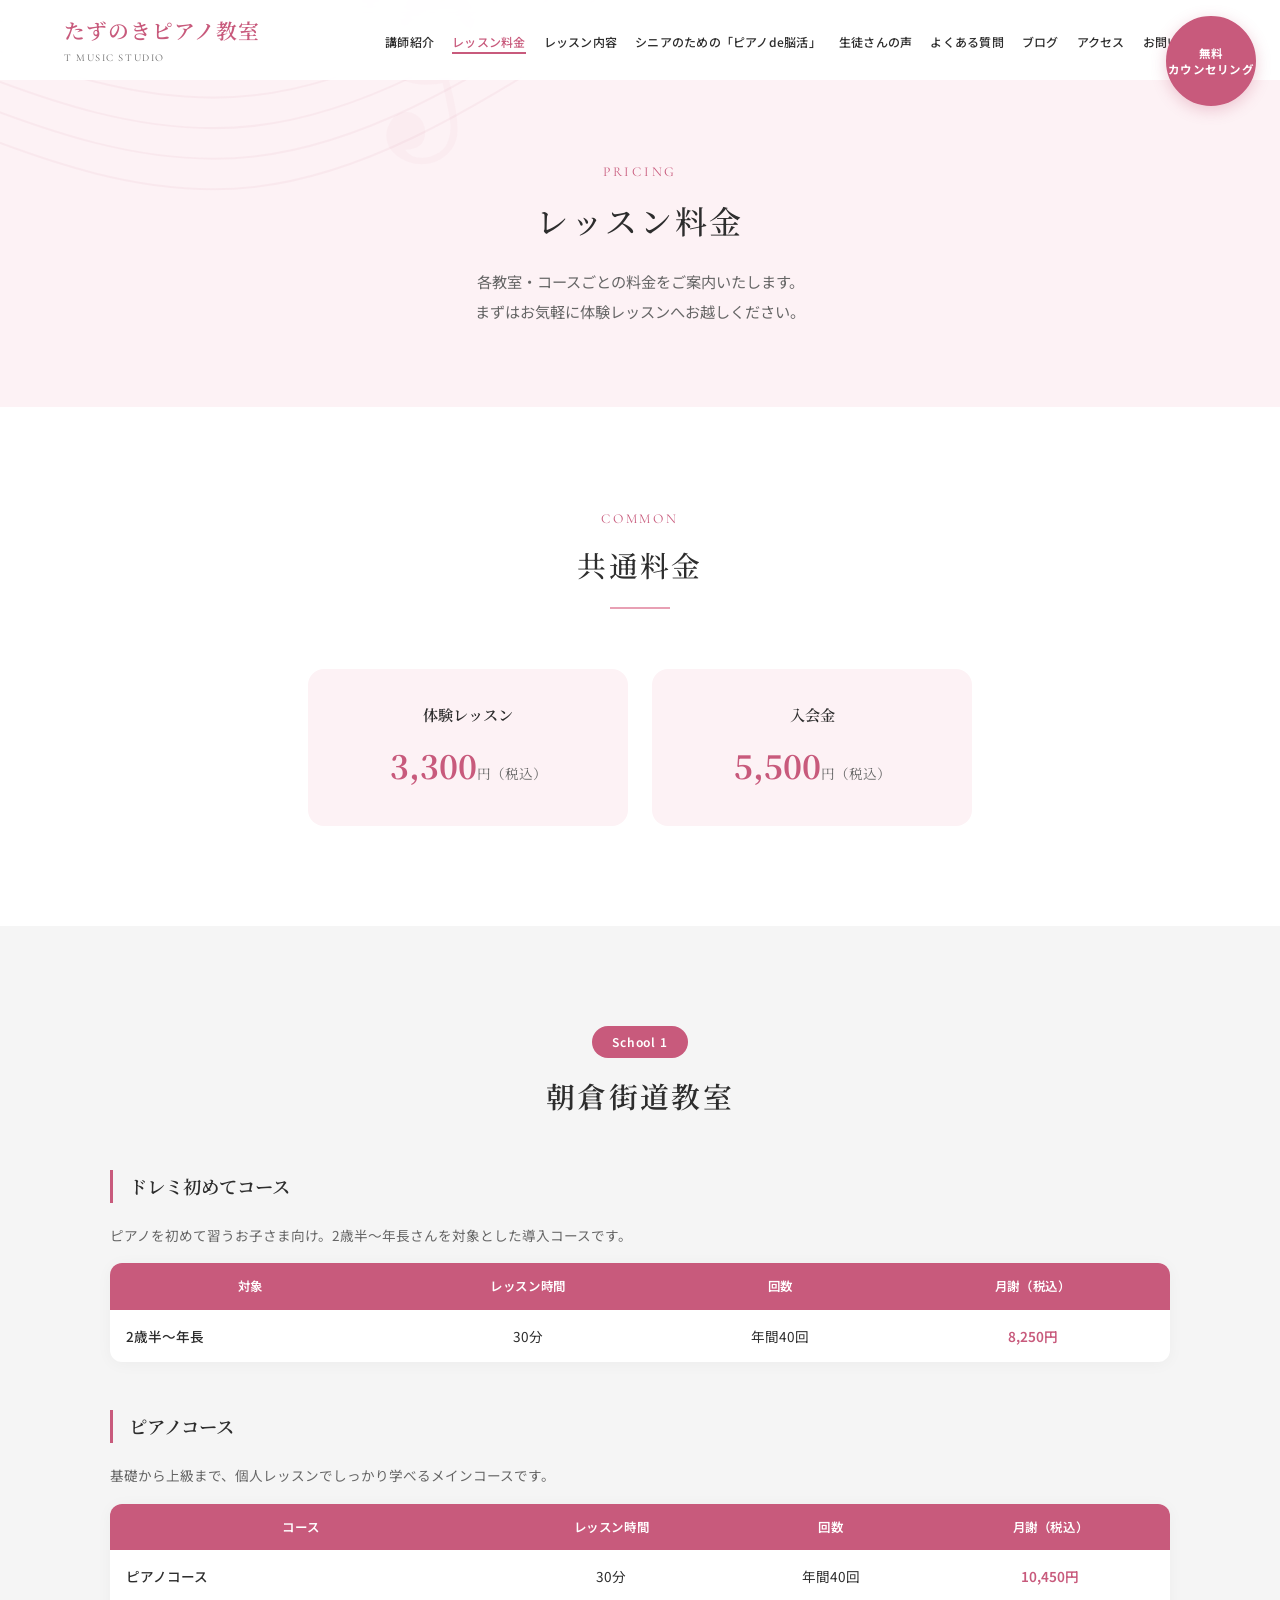
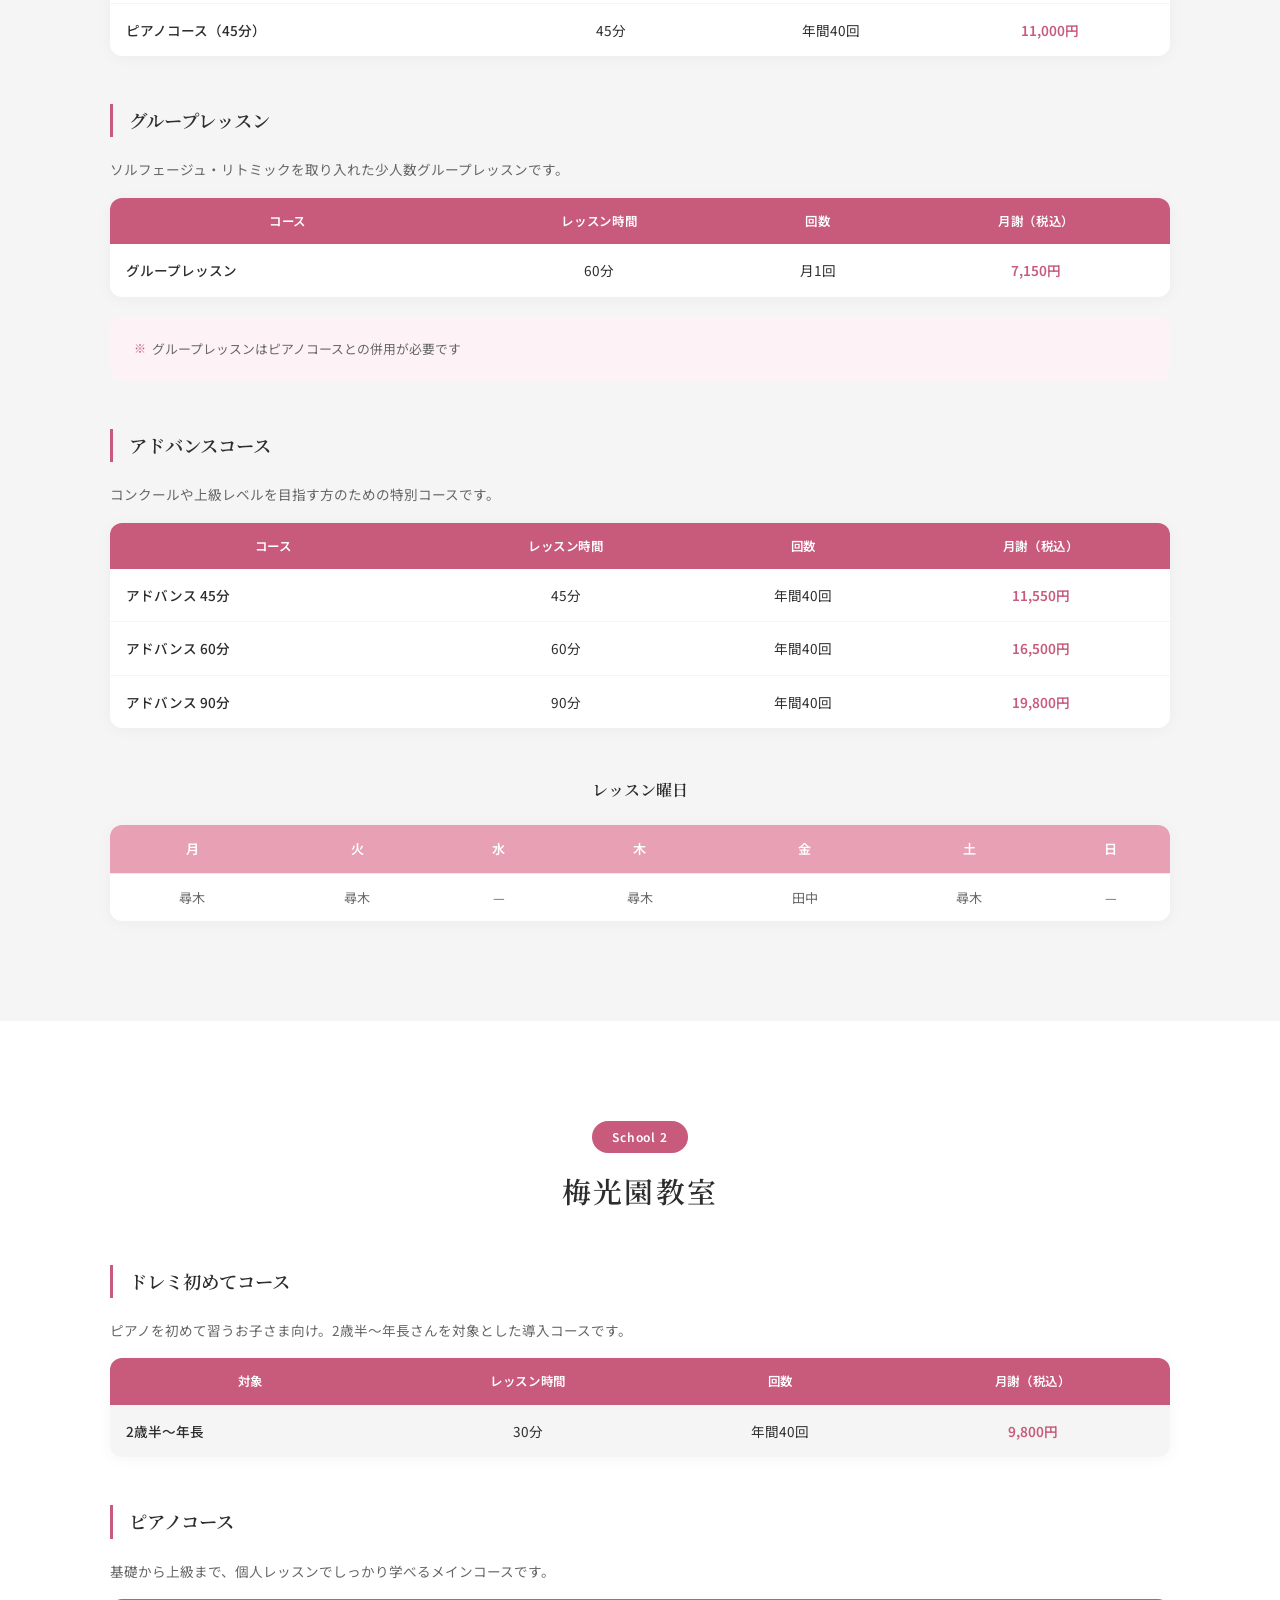
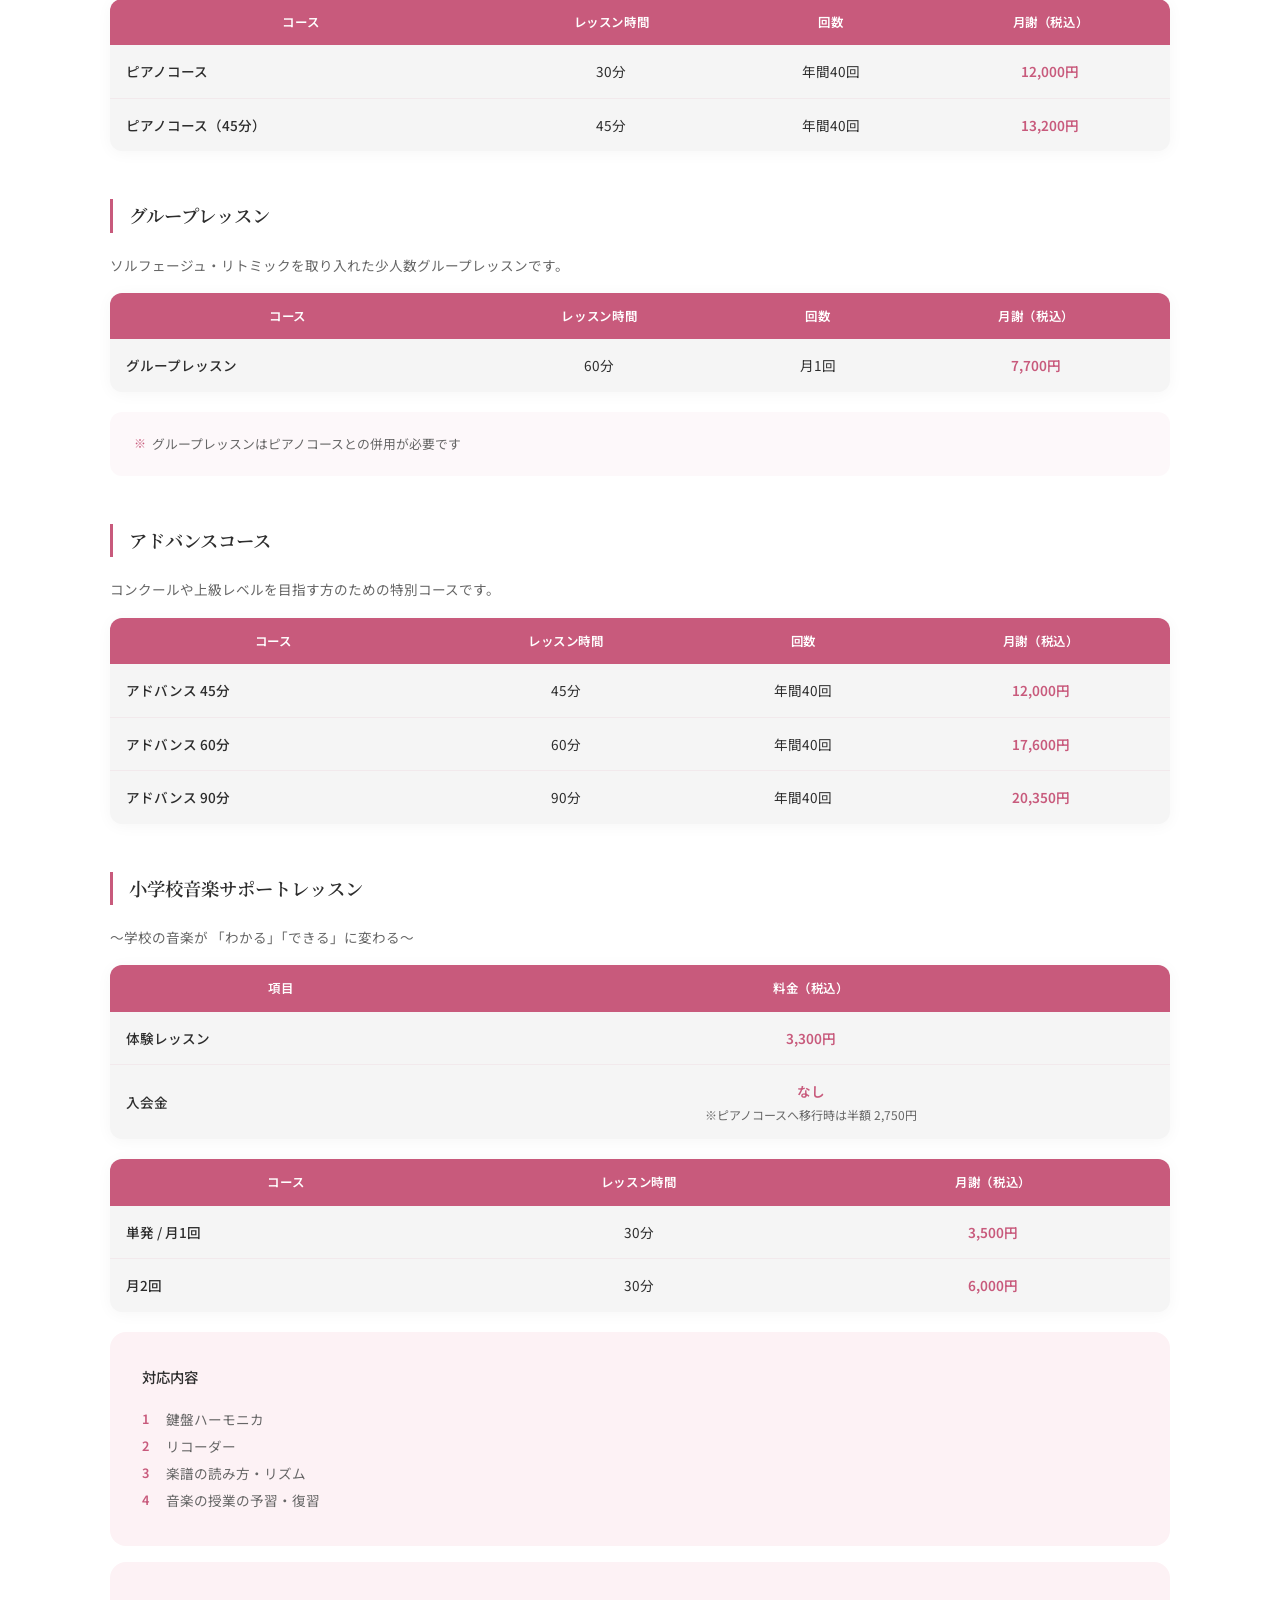
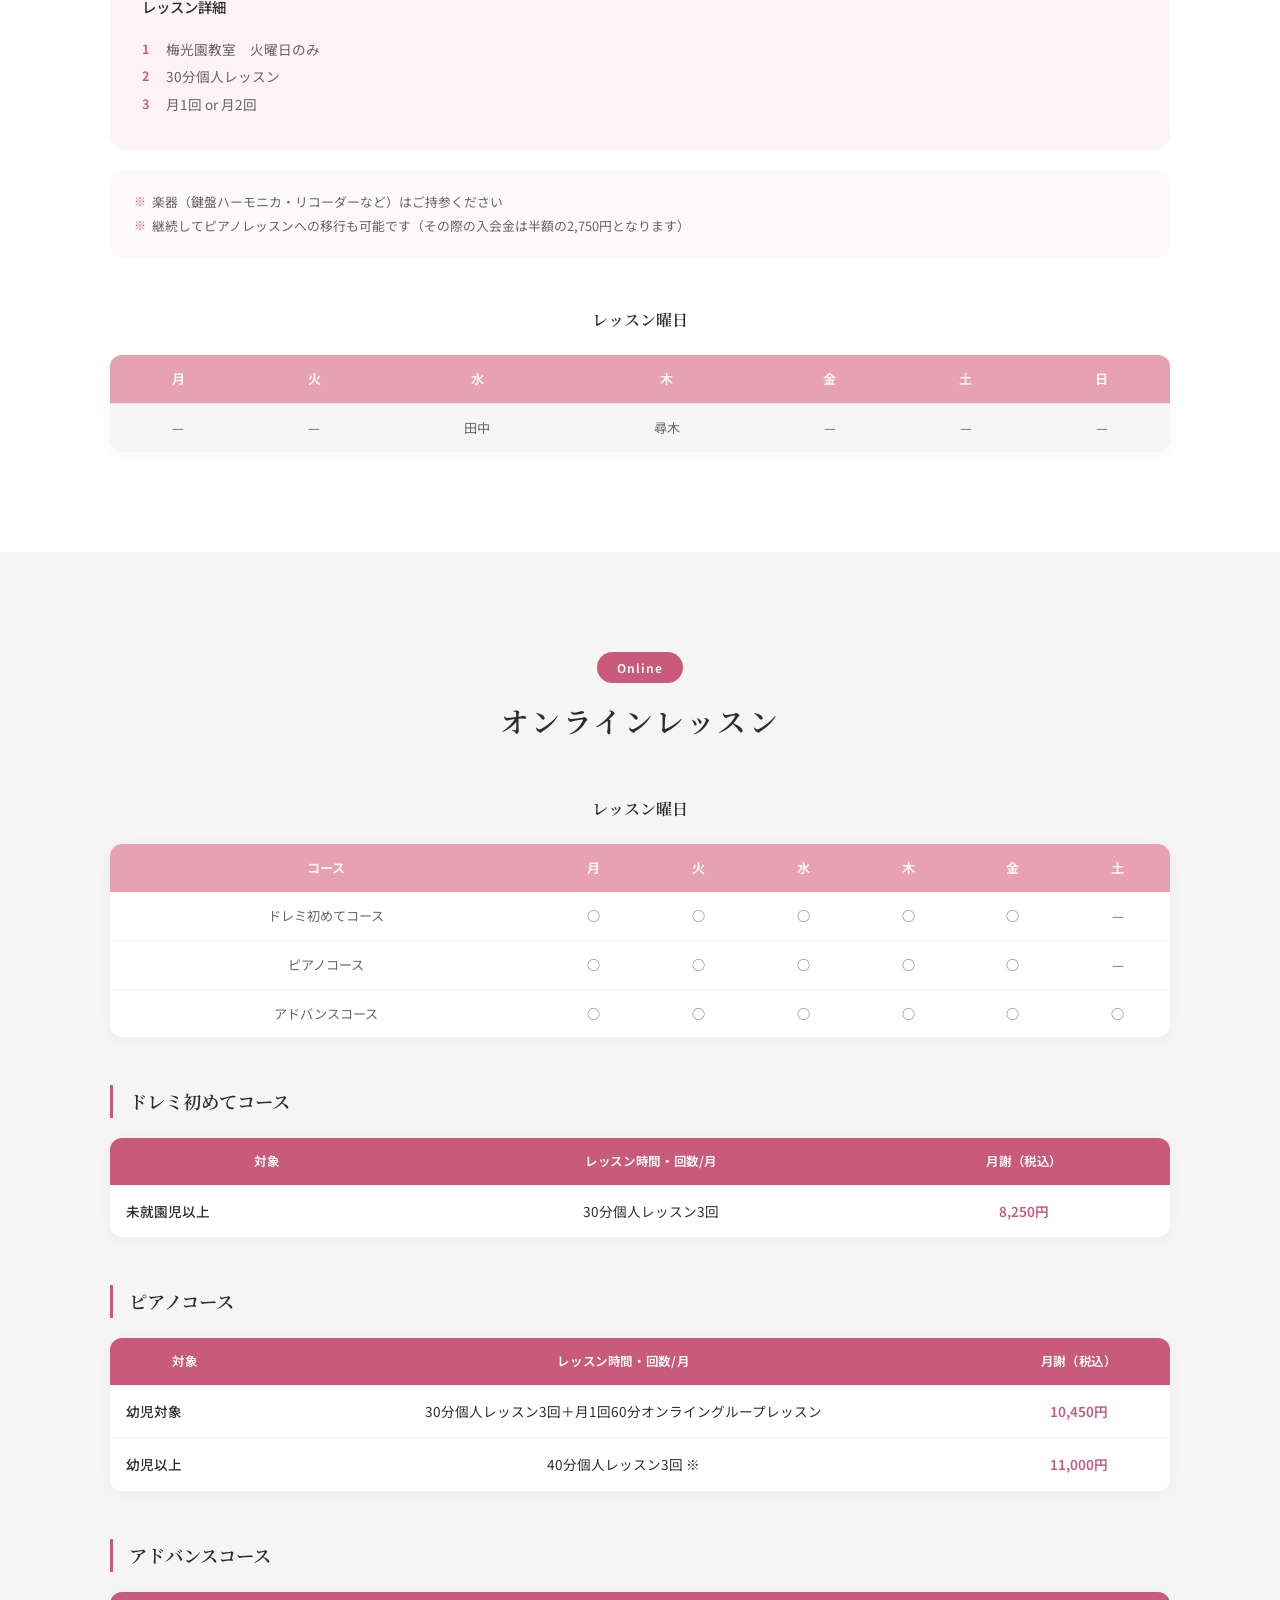
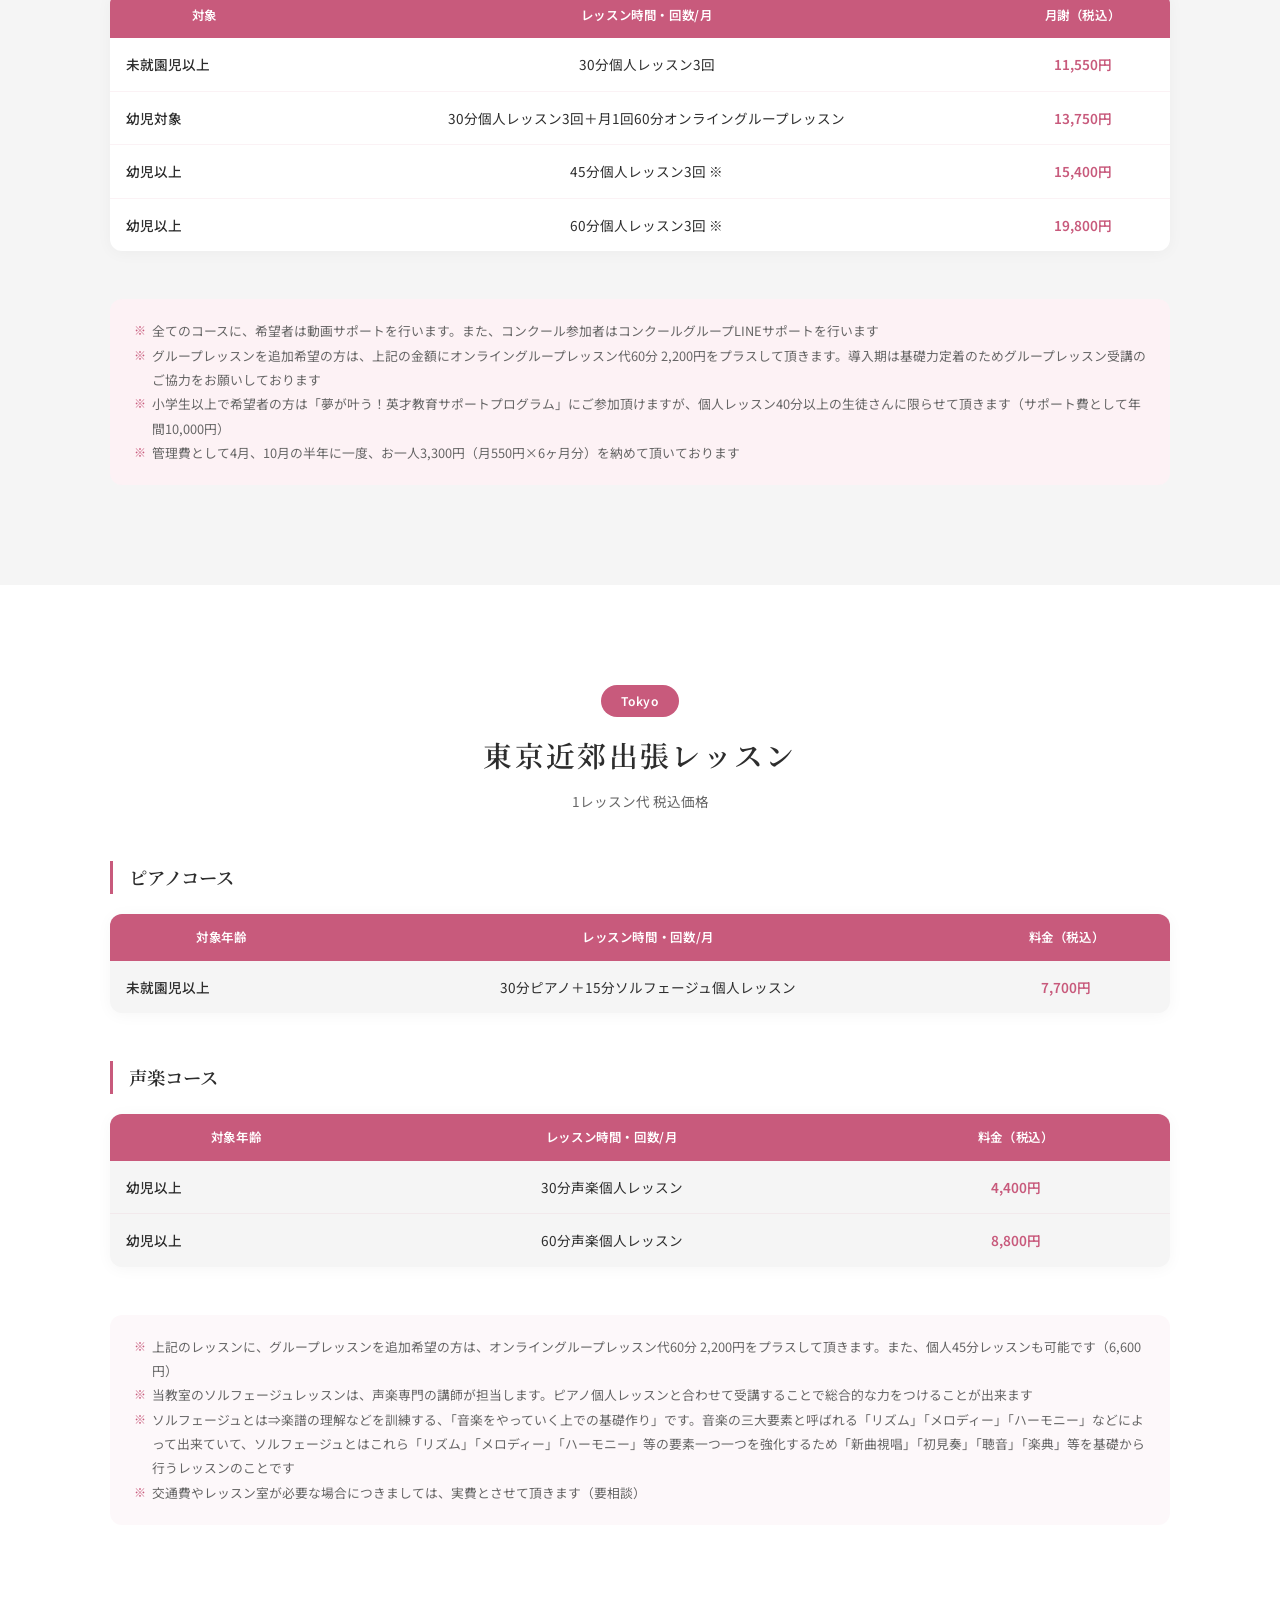
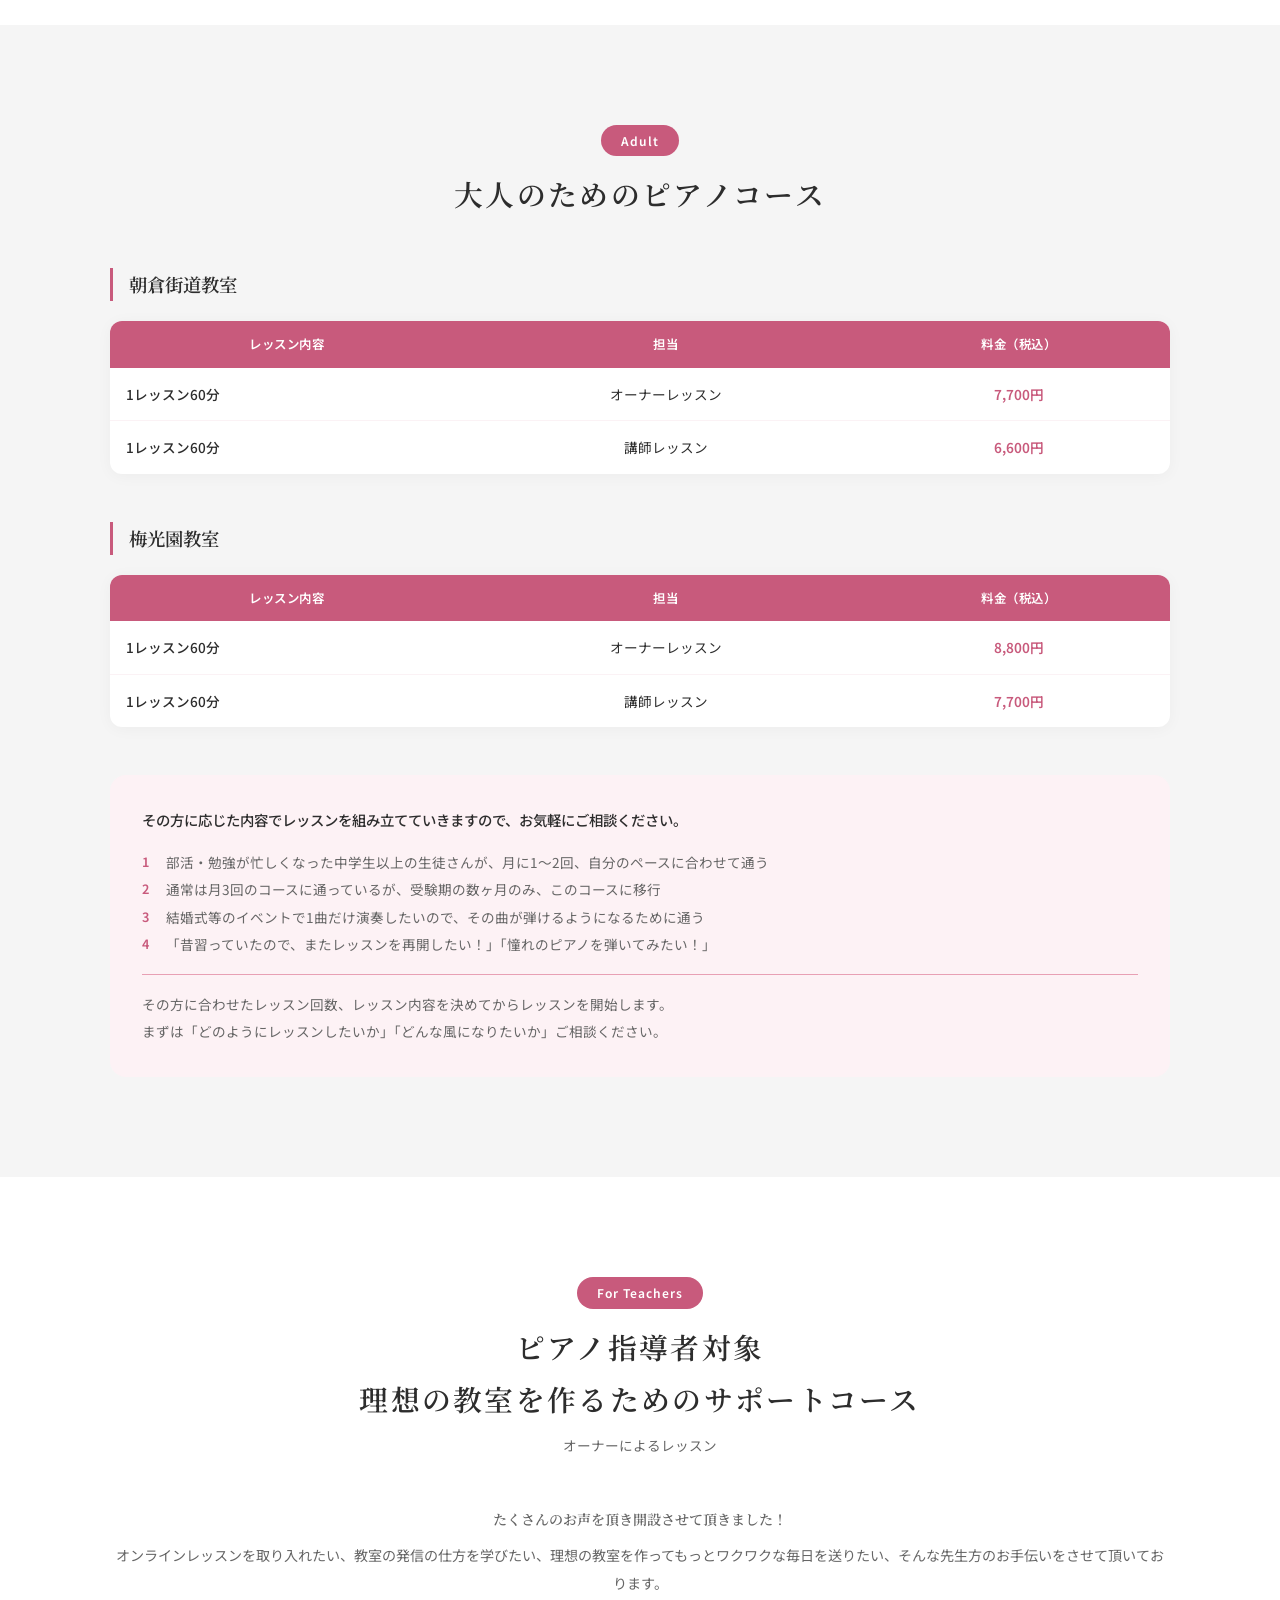
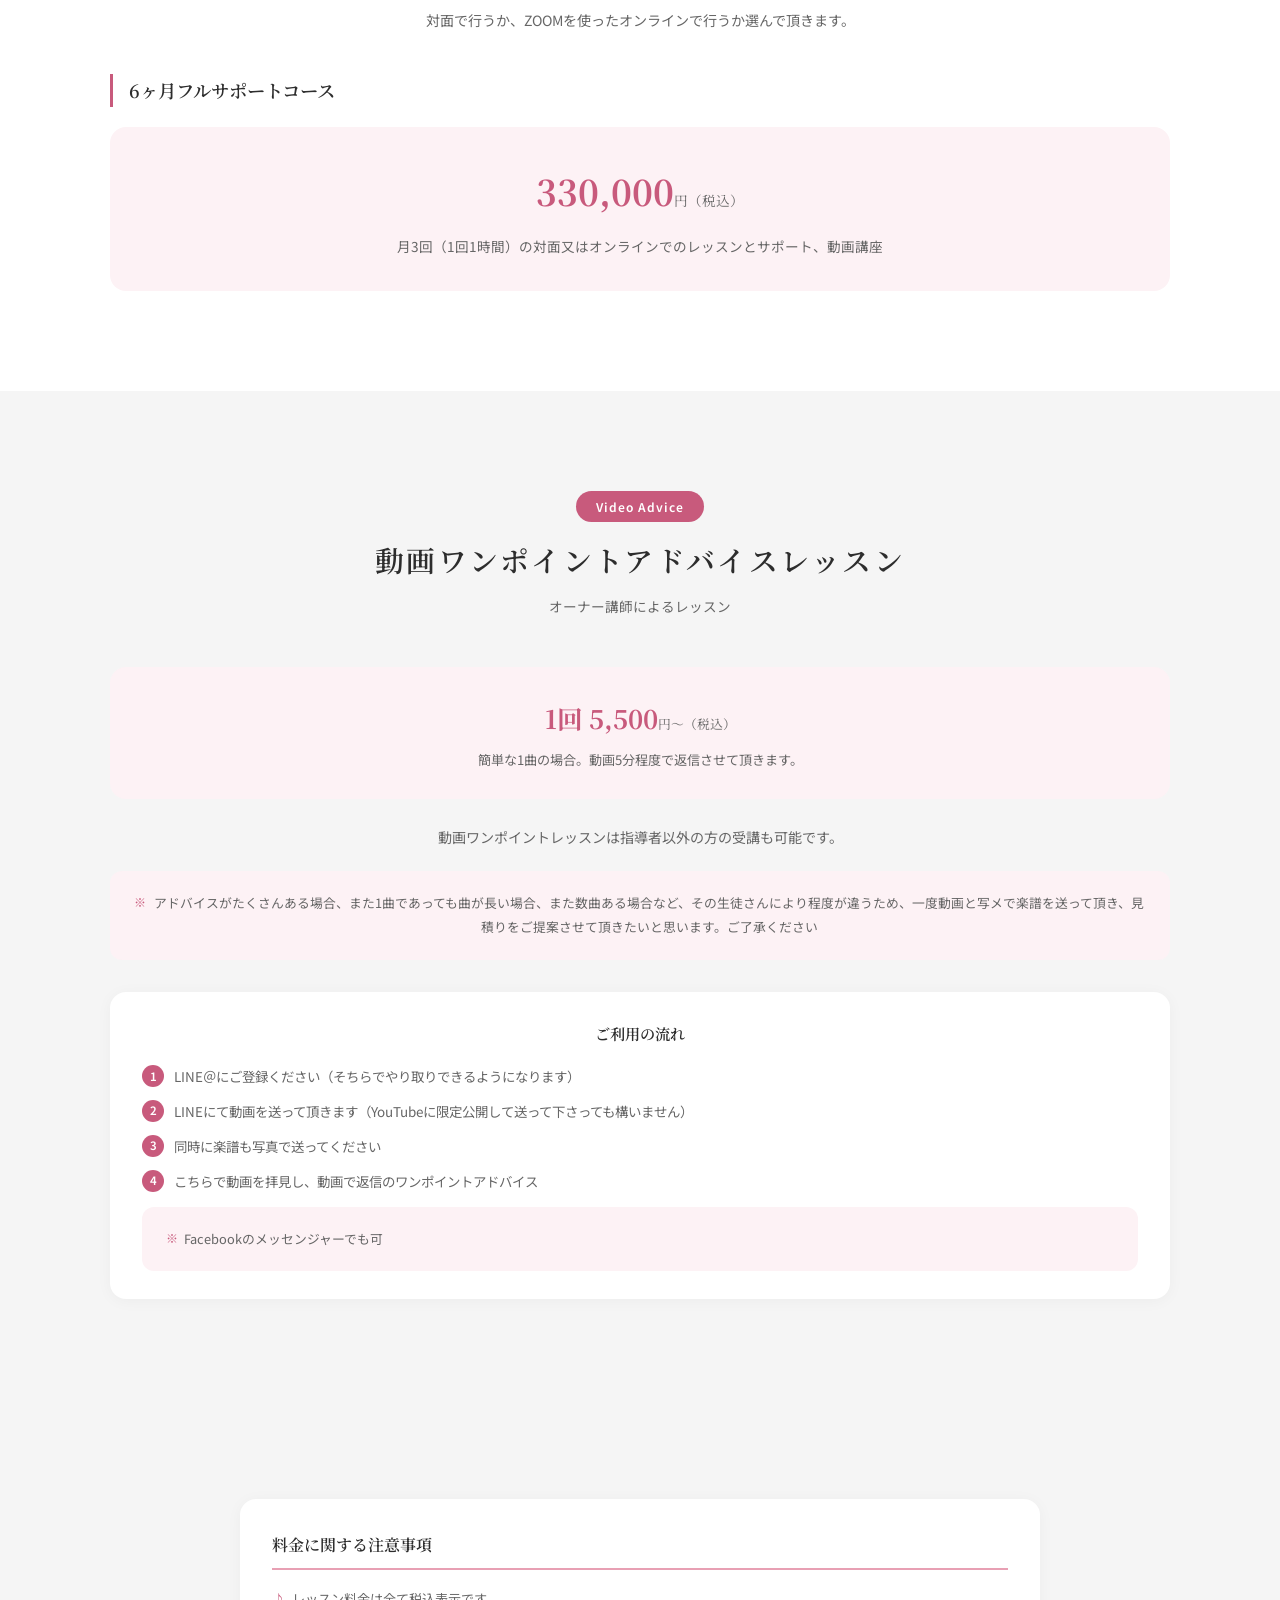
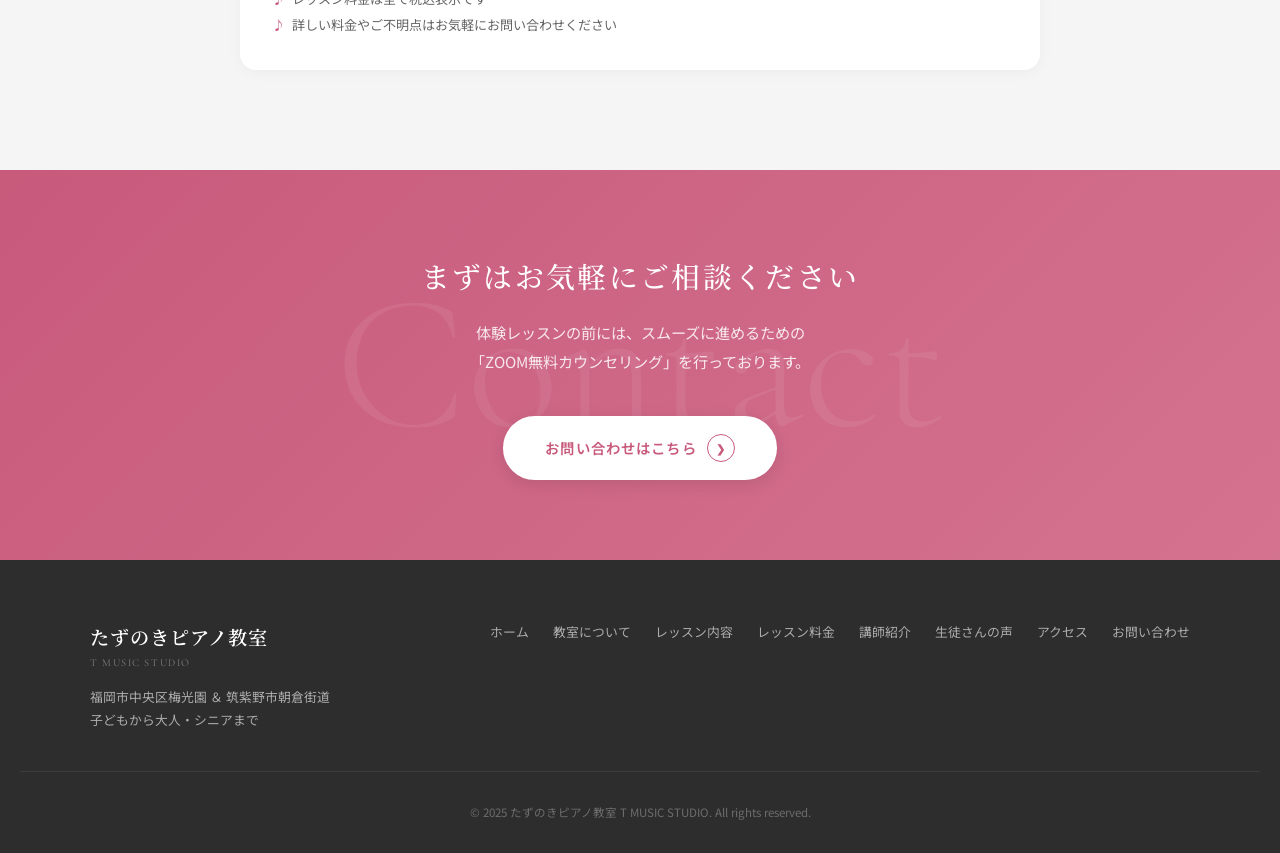
<file: pricing.html>
<!DOCTYPE html>
<html lang="ja">
<head>
  <meta charset="UTF-8">
  <meta name="viewport" content="width=device-width, initial-scale=1.0">
  <title>レッスン料金 | たずのきピアノ教室 T MUSIC STUDIO</title>
  <meta name="description" content="たずのきピアノ教室のレッスン料金案内。朝倉街道教室・梅光園教室のコース別料金、レッスンスケジュールをご案内します。">

  <link rel="preconnect" href="https://fonts.googleapis.com">
  <link rel="preconnect" href="https://fonts.gstatic.com" crossorigin>
  <link href="https://fonts.googleapis.com/css2?family=Cormorant+Garamond:ital,wght@0,300;0,400;0,600;1,300;1,400&family=Noto+Sans+JP:wght@300;400;500;700&family=Noto+Serif+JP:wght@400;500;600;700&display=swap" rel="stylesheet">

  <link rel="stylesheet" href="style.css">
  <link rel="stylesheet" href="pricing.css">
</head>
<body>

  <!-- ========== Header ========== -->
  <header class="header scrolled" id="header">
    <div class="header-inner">
      <a href="index.html" class="logo">
        <div>
          <span class="logo-text">たずのきピアノ教室</span>
          <span class="logo-sub">T MUSIC STUDIO</span>
        </div>
      </a>
      <nav>
        <ul class="nav-list" id="navList">
          <li><a href="teacher.html">講師紹介</a></li>
          <li><a href="pricing.html" class="current">レッスン料金</a></li>
          <li><a href="lesson.html">レッスン内容</a></li>
          <li><a href="senior.html">シニアのための「ピアノde脳活」</a></li>
          <li><a href="voices.html">生徒さんの声</a></li>
          <li><a href="faq.html">よくある質問</a></li>
          <li><a href="blog.html">ブログ</a></li>
          <li><a href="access.html">アクセス</a></li>
          <li><a href="contact.html">お問い合わせ</a></li>
        </ul>
      </nav>
      <button class="hamburger" id="hamburger" aria-label="メニューを開く">
        <span></span><span></span><span></span>
      </button>
    </div>
  </header>

  <div class="cta-header">
    <a href="contact.html" class="cta-circle">
      <span class="cta-circle-bg"><span class="cta-circle-bg-inner"></span></span>
      <span class="cta-circle-label">無料<br>カウンセリング</span>
    </a>
  </div>

  <!-- ========== Page Hero ========== -->
  <section class="page-hero">
    <div class="page-hero-bg">
      <svg class="page-hero-svg" viewBox="0 0 1600 400" preserveAspectRatio="xMidYMid slice" xmlns="http://www.w3.org/2000/svg">
        <g opacity="0.06">
          <path d="M-200,80 C100,200 400,50 700,180 S1100,300 1400,100 1700,250" fill="none" stroke="#c85a7c" stroke-width="2"/>
          <path d="M-200,110 C100,230 400,80 700,210 S1100,330 1400,130 1700,280" fill="none" stroke="#c85a7c" stroke-width="2"/>
          <path d="M-200,140 C100,260 400,110 700,240 S1100,360 1400,160 1700,310" fill="none" stroke="#c85a7c" stroke-width="2"/>
          <path d="M-200,170 C100,290 400,140 700,270 S1100,390 1400,190 1700,340" fill="none" stroke="#c85a7c" stroke-width="2"/>
          <path d="M-200,200 C100,320 400,170 700,300 S1100,420 1400,220 1700,370" fill="none" stroke="#c85a7c" stroke-width="2"/>
        </g>
        <text x="70%" y="70%" font-size="280" fill="#c85a7c" opacity="0.03" font-family="serif">&#119070;</text>
      </svg>
    </div>
    <div class="container">
      <span class="page-hero-en">Pricing</span>
      <h1 class="page-hero-title">レッスン料金</h1>
      <p class="page-hero-lead">各教室・コースごとの料金をご案内いたします。<br>まずはお気軽に体験レッスンへお越しください。</p>
    </div>
  </section>

  <!-- ========== 共通料金 ========== -->
  <section class="pricing-common section-padding">
    <div class="container">
      <div class="section-title fade-in">
        <span class="en">Common</span>
        <h2>共通料金</h2>
      </div>
      <div class="pricing-common-grid">
        <div class="pricing-common-card fade-in" style="transition-delay: 0.1s">
          <p class="pricing-common-label">体験レッスン</p>
          <p class="pricing-common-price">3,300<small>円（税込）</small></p>
        </div>
        <div class="pricing-common-card fade-in" style="transition-delay: 0.2s">
          <p class="pricing-common-label">入会金</p>
          <p class="pricing-common-price">5,500<small>円（税込）</small></p>
        </div>
      </div>
    </div>
  </section>

  <!-- ========== 朝倉街道教室 ========== -->
  <section class="pricing-school section-padding" id="asakura">
    <div class="container">
      <div class="pricing-school-header fade-in">
        <span class="pricing-school-badge">School 1</span>
        <h2 class="pricing-school-name">朝倉街道教室</h2>
      </div>

      <!-- ドレミ初めてコース -->
      <div class="pricing-course fade-in">
        <h3 class="pricing-course-title">ドレミ初めてコース</h3>
        <p class="pricing-course-desc">ピアノを初めて習うお子さま向け。2歳半〜年長さんを対象とした導入コースです。</p>
        <table class="pricing-table">
          <thead>
            <tr>
              <th>対象</th>
              <th>レッスン時間</th>
              <th>回数</th>
              <th>月謝（税込）</th>
            </tr>
          </thead>
          <tbody>
            <tr>
              <td class="td-label">2歳半〜年長</td>
              <td>30分</td>
              <td>年間40回</td>
              <td class="td-price">8,250円</td>
            </tr>
          </tbody>
        </table>
      </div>

      <!-- ピアノコース -->
      <div class="pricing-course fade-in">
        <h3 class="pricing-course-title">ピアノコース</h3>
        <p class="pricing-course-desc">基礎から上級まで、個人レッスンでしっかり学べるメインコースです。</p>
        <table class="pricing-table">
          <thead>
            <tr>
              <th>コース</th>
              <th>レッスン時間</th>
              <th>回数</th>
              <th>月謝（税込）</th>
            </tr>
          </thead>
          <tbody>
            <tr>
              <td class="td-label">ピアノコース</td>
              <td>30分</td>
              <td>年間40回</td>
              <td class="td-price">10,450円</td>
            </tr>
            <tr>
              <td class="td-label">ピアノコース（45分）</td>
              <td>45分</td>
              <td>年間40回</td>
              <td class="td-price">11,000円</td>
            </tr>
          </tbody>
        </table>
      </div>

      <!-- グループレッスン -->
      <div class="pricing-course fade-in">
        <h3 class="pricing-course-title">グループレッスン</h3>
        <p class="pricing-course-desc">ソルフェージュ・リトミックを取り入れた少人数グループレッスンです。</p>
        <table class="pricing-table">
          <thead>
            <tr>
              <th>コース</th>
              <th>レッスン時間</th>
              <th>回数</th>
              <th>月謝（税込）</th>
            </tr>
          </thead>
          <tbody>
            <tr>
              <td class="td-label">グループレッスン</td>
              <td>60分</td>
              <td>月1回</td>
              <td class="td-price">7,150円</td>
            </tr>
          </tbody>
        </table>
        <ul class="pricing-notes">
          <li>グループレッスンはピアノコースとの併用が必要です</li>
        </ul>
      </div>

      <!-- アドバンスコース -->
      <div class="pricing-course fade-in">
        <h3 class="pricing-course-title">アドバンスコース</h3>
        <p class="pricing-course-desc">コンクールや上級レベルを目指す方のための特別コースです。</p>
        <table class="pricing-table">
          <thead>
            <tr>
              <th>コース</th>
              <th>レッスン時間</th>
              <th>回数</th>
              <th>月謝（税込）</th>
            </tr>
          </thead>
          <tbody>
            <tr>
              <td class="td-label">アドバンス 45分</td>
              <td>45分</td>
              <td>年間40回</td>
              <td class="td-price">11,550円</td>
            </tr>
            <tr>
              <td class="td-label">アドバンス 60分</td>
              <td>60分</td>
              <td>年間40回</td>
              <td class="td-price">16,500円</td>
            </tr>
            <tr>
              <td class="td-label">アドバンス 90分</td>
              <td>90分</td>
              <td>年間40回</td>
              <td class="td-price">19,800円</td>
            </tr>
          </tbody>
        </table>
      </div>

      <!-- 曜日表 -->
      <div class="pricing-schedule fade-in">
        <h3 class="pricing-schedule-title">レッスン曜日</h3>
        <table class="schedule-table">
          <thead>
            <tr>
              <th>月</th>
              <th>火</th>
              <th>水</th>
              <th>木</th>
              <th>金</th>
              <th>土</th>
              <th>日</th>
            </tr>
          </thead>
          <tbody>
            <tr>
              <td>尋木</td>
              <td>尋木</td>
              <td>—</td>
              <td>尋木</td>
              <td>田中</td>
              <td>尋木</td>
              <td>—</td>
            </tr>
          </tbody>
        </table>
      </div>
    </div>
  </section>

  <!-- ========== 梅光園教室 ========== -->
  <section class="pricing-school section-padding">
    <div class="container">
      <div class="pricing-school-header fade-in">
        <span class="pricing-school-badge">School 2</span>
        <h2 class="pricing-school-name">梅光園教室</h2>
      </div>

      <!-- ドレミ初めてコース -->
      <div class="pricing-course fade-in">
        <h3 class="pricing-course-title">ドレミ初めてコース</h3>
        <p class="pricing-course-desc">ピアノを初めて習うお子さま向け。2歳半〜年長さんを対象とした導入コースです。</p>
        <table class="pricing-table">
          <thead>
            <tr>
              <th>対象</th>
              <th>レッスン時間</th>
              <th>回数</th>
              <th>月謝（税込）</th>
            </tr>
          </thead>
          <tbody>
            <tr>
              <td class="td-label">2歳半〜年長</td>
              <td>30分</td>
              <td>年間40回</td>
              <td class="td-price">9,800円</td>
            </tr>
          </tbody>
        </table>
      </div>

      <!-- ピアノコース -->
      <div class="pricing-course fade-in">
        <h3 class="pricing-course-title">ピアノコース</h3>
        <p class="pricing-course-desc">基礎から上級まで、個人レッスンでしっかり学べるメインコースです。</p>
        <table class="pricing-table">
          <thead>
            <tr>
              <th>コース</th>
              <th>レッスン時間</th>
              <th>回数</th>
              <th>月謝（税込）</th>
            </tr>
          </thead>
          <tbody>
            <tr>
              <td class="td-label">ピアノコース</td>
              <td>30分</td>
              <td>年間40回</td>
              <td class="td-price">12,000円</td>
            </tr>
            <tr>
              <td class="td-label">ピアノコース（45分）</td>
              <td>45分</td>
              <td>年間40回</td>
              <td class="td-price">13,200円</td>
            </tr>
          </tbody>
        </table>
      </div>

      <!-- グループレッスン -->
      <div class="pricing-course fade-in">
        <h3 class="pricing-course-title">グループレッスン</h3>
        <p class="pricing-course-desc">ソルフェージュ・リトミックを取り入れた少人数グループレッスンです。</p>
        <table class="pricing-table">
          <thead>
            <tr>
              <th>コース</th>
              <th>レッスン時間</th>
              <th>回数</th>
              <th>月謝（税込）</th>
            </tr>
          </thead>
          <tbody>
            <tr>
              <td class="td-label">グループレッスン</td>
              <td>60分</td>
              <td>月1回</td>
              <td class="td-price">7,700円</td>
            </tr>
          </tbody>
        </table>
        <ul class="pricing-notes">
          <li>グループレッスンはピアノコースとの併用が必要です</li>
        </ul>
      </div>

      <!-- アドバンスコース -->
      <div class="pricing-course fade-in">
        <h3 class="pricing-course-title">アドバンスコース</h3>
        <p class="pricing-course-desc">コンクールや上級レベルを目指す方のための特別コースです。</p>
        <table class="pricing-table">
          <thead>
            <tr>
              <th>コース</th>
              <th>レッスン時間</th>
              <th>回数</th>
              <th>月謝（税込）</th>
            </tr>
          </thead>
          <tbody>
            <tr>
              <td class="td-label">アドバンス 45分</td>
              <td>45分</td>
              <td>年間40回</td>
              <td class="td-price">12,000円</td>
            </tr>
            <tr>
              <td class="td-label">アドバンス 60分</td>
              <td>60分</td>
              <td>年間40回</td>
              <td class="td-price">17,600円</td>
            </tr>
            <tr>
              <td class="td-label">アドバンス 90分</td>
              <td>90分</td>
              <td>年間40回</td>
              <td class="td-price">20,350円</td>
            </tr>
          </tbody>
        </table>
      </div>

      <!-- 小学校音楽サポートレッスン -->
      <div class="pricing-course fade-in">
        <h3 class="pricing-course-title">小学校音楽サポートレッスン</h3>
        <p class="pricing-course-desc">～学校の音楽が 「わかる」「できる」に変わる〜</p>

        <table class="pricing-table" style="margin-bottom: 20px;">
          <thead>
            <tr>
              <th>項目</th>
              <th>料金（税込）</th>
            </tr>
          </thead>
          <tbody>
            <tr>
              <td class="td-label">体験レッスン</td>
              <td class="td-price">3,300円</td>
            </tr>
            <tr>
              <td class="td-label">入会金</td>
              <td class="td-price">なし<small style="display:block; font-size:0.75rem; color:var(--gray); font-weight:400;">※ピアノコースへ移行時は半額 2,750円</small></td>
            </tr>
          </tbody>
        </table>

        <table class="pricing-table" style="margin-bottom: 20px;">
          <thead>
            <tr>
              <th>コース</th>
              <th>レッスン時間</th>
              <th>月謝（税込）</th>
            </tr>
          </thead>
          <tbody>
            <tr>
              <td class="td-label">単発 / 月1回</td>
              <td>30分</td>
              <td class="td-price">3,500円</td>
            </tr>
            <tr>
              <td class="td-label">月2回</td>
              <td>30分</td>
              <td class="td-price">6,000円</td>
            </tr>
          </tbody>
        </table>

        <div class="pricing-adult-info" style="margin-top: 20px;">
          <p class="pricing-adult-lead">対応内容</p>
          <ul class="pricing-adult-examples">
            <li>鍵盤ハーモニカ</li>
            <li>リコーダー</li>
            <li>楽譜の読み方・リズム</li>
            <li>音楽の授業の予習・復習</li>
          </ul>
        </div>

        <div class="pricing-adult-info" style="margin-top: 16px;">
          <p class="pricing-adult-lead">レッスン詳細</p>
          <ul class="pricing-adult-examples">
            <li>梅光園教室　火曜日のみ</li>
            <li>30分個人レッスン</li>
            <li>月1回 or 月2回</li>
          </ul>
        </div>

        <ul class="pricing-notes">
          <li>楽器（鍵盤ハーモニカ・リコーダーなど）はご持参ください</li>
          <li>継続してピアノレッスンへの移行も可能です（その際の入会金は半額の2,750円となります）</li>
        </ul>
      </div>

      <!-- 曜日表 -->
      <div class="pricing-schedule fade-in">
        <h3 class="pricing-schedule-title">レッスン曜日</h3>
        <table class="schedule-table">
          <thead>
            <tr>
              <th>月</th>
              <th>火</th>
              <th>水</th>
              <th>木</th>
              <th>金</th>
              <th>土</th>
              <th>日</th>
            </tr>
          </thead>
          <tbody>
            <tr>
              <td>—</td>
              <td>—</td>
              <td>田中</td>
              <td>尋木</td>
              <td>—</td>
              <td>—</td>
              <td>—</td>
            </tr>
          </tbody>
        </table>
      </div>
    </div>
  </section>

  <!-- ========== オンラインレッスン ========== -->
  <section class="pricing-school section-padding">
    <div class="container">
      <div class="pricing-school-header fade-in">
        <span class="pricing-school-badge">Online</span>
        <h2 class="pricing-school-name">オンラインレッスン</h2>
      </div>

      <!-- 曜日表 -->
      <div class="pricing-schedule fade-in" style="margin-top: 0; margin-bottom: 48px;">
        <h3 class="pricing-schedule-title">レッスン曜日</h3>
        <table class="schedule-table">
          <thead>
            <tr>
              <th>コース</th>
              <th>月</th>
              <th>火</th>
              <th>水</th>
              <th>木</th>
              <th>金</th>
              <th>土</th>
            </tr>
          </thead>
          <tbody>
            <tr>
              <td class="td-label">ドレミ初めてコース</td>
              <td>○</td>
              <td>○</td>
              <td>○</td>
              <td>○</td>
              <td>○</td>
              <td>—</td>
            </tr>
            <tr>
              <td class="td-label">ピアノコース</td>
              <td>○</td>
              <td>○</td>
              <td>○</td>
              <td>○</td>
              <td>○</td>
              <td>—</td>
            </tr>
            <tr>
              <td class="td-label">アドバンスコース</td>
              <td>○</td>
              <td>○</td>
              <td>○</td>
              <td>○</td>
              <td>○</td>
              <td>○</td>
            </tr>
          </tbody>
        </table>
      </div>

      <!-- ドレミ初めてコース -->
      <div class="pricing-course fade-in">
        <h3 class="pricing-course-title">ドレミ初めてコース</h3>
        <table class="pricing-table">
          <thead>
            <tr>
              <th>対象</th>
              <th>レッスン時間・回数/月</th>
              <th>月謝（税込）</th>
            </tr>
          </thead>
          <tbody>
            <tr>
              <td class="td-label">未就園児以上</td>
              <td>30分個人レッスン3回</td>
              <td class="td-price">8,250円</td>
            </tr>
          </tbody>
        </table>
      </div>

      <!-- ピアノコース -->
      <div class="pricing-course fade-in">
        <h3 class="pricing-course-title">ピアノコース</h3>
        <table class="pricing-table">
          <thead>
            <tr>
              <th>対象</th>
              <th>レッスン時間・回数/月</th>
              <th>月謝（税込）</th>
            </tr>
          </thead>
          <tbody>
            <tr>
              <td class="td-label">幼児対象</td>
              <td>30分個人レッスン3回＋月1回60分オンライングループレッスン</td>
              <td class="td-price">10,450円</td>
            </tr>
            <tr>
              <td class="td-label">幼児以上</td>
              <td>40分個人レッスン3回 ※</td>
              <td class="td-price">11,000円</td>
            </tr>
          </tbody>
        </table>
      </div>

      <!-- アドバンスコース -->
      <div class="pricing-course fade-in">
        <h3 class="pricing-course-title">アドバンスコース</h3>
        <table class="pricing-table">
          <thead>
            <tr>
              <th>対象</th>
              <th>レッスン時間・回数/月</th>
              <th>月謝（税込）</th>
            </tr>
          </thead>
          <tbody>
            <tr>
              <td class="td-label">未就園児以上</td>
              <td>30分個人レッスン3回</td>
              <td class="td-price">11,550円</td>
            </tr>
            <tr>
              <td class="td-label">幼児対象</td>
              <td>30分個人レッスン3回＋月1回60分オンライングループレッスン</td>
              <td class="td-price">13,750円</td>
            </tr>
            <tr>
              <td class="td-label">幼児以上</td>
              <td>45分個人レッスン3回 ※</td>
              <td class="td-price">15,400円</td>
            </tr>
            <tr>
              <td class="td-label">幼児以上</td>
              <td>60分個人レッスン3回 ※</td>
              <td class="td-price">19,800円</td>
            </tr>
          </tbody>
        </table>
      </div>

      <ul class="pricing-notes fade-in">
        <li>全てのコースに、希望者は動画サポートを行います。また、コンクール参加者はコンクールグループLINEサポートを行います</li>
        <li>グループレッスンを追加希望の方は、上記の金額にオンライングループレッスン代60分 2,200円をプラスして頂きます。導入期は基礎力定着のためグループレッスン受講のご協力をお願いしております</li>
        <li>小学生以上で希望者の方は「夢が叶う！英才教育サポートプログラム」にご参加頂けますが、個人レッスン40分以上の生徒さんに限らせて頂きます（サポート費として年間10,000円）</li>
        <li>管理費として4月、10月の半年に一度、お一人3,300円（月550円×6ヶ月分）を納めて頂いております</li>
      </ul>
    </div>
  </section>

  <!-- ========== 東京近郊出張レッスン ========== -->
  <section class="pricing-school section-padding">
    <div class="container">
      <div class="pricing-school-header fade-in">
        <span class="pricing-school-badge">Tokyo</span>
        <h2 class="pricing-school-name">東京近郊出張レッスン</h2>
        <p class="pricing-school-sub">1レッスン代 税込価格</p>
      </div>

      <!-- ピアノコース -->
      <div class="pricing-course fade-in">
        <h3 class="pricing-course-title">ピアノコース</h3>
        <table class="pricing-table">
          <thead>
            <tr>
              <th>対象年齢</th>
              <th>レッスン時間・回数/月</th>
              <th>料金（税込）</th>
            </tr>
          </thead>
          <tbody>
            <tr>
              <td class="td-label">未就園児以上</td>
              <td>30分ピアノ＋15分ソルフェージュ個人レッスン</td>
              <td class="td-price">7,700円</td>
            </tr>
          </tbody>
        </table>
      </div>

      <!-- 声楽コース -->
      <div class="pricing-course fade-in">
        <h3 class="pricing-course-title">声楽コース</h3>
        <table class="pricing-table">
          <thead>
            <tr>
              <th>対象年齢</th>
              <th>レッスン時間・回数/月</th>
              <th>料金（税込）</th>
            </tr>
          </thead>
          <tbody>
            <tr>
              <td class="td-label">幼児以上</td>
              <td>30分声楽個人レッスン</td>
              <td class="td-price">4,400円</td>
            </tr>
            <tr>
              <td class="td-label">幼児以上</td>
              <td>60分声楽個人レッスン</td>
              <td class="td-price">8,800円</td>
            </tr>
          </tbody>
        </table>
      </div>

      <ul class="pricing-notes fade-in">
        <li>上記のレッスンに、グループレッスンを追加希望の方は、オンライングループレッスン代60分 2,200円をプラスして頂きます。また、個人45分レッスンも可能です（6,600円）</li>
        <li>当教室のソルフェージュレッスンは、声楽専門の講師が担当します。ピアノ個人レッスンと合わせて受講することで総合的な力をつけることが出来ます</li>
        <li>ソルフェージュとは⇒楽譜の理解などを訓練する、「音楽をやっていく上での基礎作り」です。音楽の三大要素と呼ばれる「リズム」「メロディー」「ハーモニー」などによって出来ていて、ソルフェージュとはこれら「リズム」「メロディー」「ハーモニー」等の要素一つ一つを強化するため「新曲視唱」「初見奏」「聴音」「楽典」等を基礎から行うレッスンのことです</li>
        <li>交通費やレッスン室が必要な場合につきましては、実費とさせて頂きます（要相談）</li>
      </ul>
    </div>
  </section>

  <!-- ========== 大人のためのピアノコース ========== -->
  <section class="pricing-school section-padding" id="adult">
    <div class="container">
      <div class="pricing-school-header fade-in">
        <span class="pricing-school-badge">Adult</span>
        <h2 class="pricing-school-name">大人のためのピアノコース</h2>
      </div>

      <!-- 料金テーブル -->
      <div class="pricing-course fade-in">
        <h3 class="pricing-course-title">朝倉街道教室</h3>
        <table class="pricing-table">
          <thead>
            <tr>
              <th>レッスン内容</th>
              <th>担当</th>
              <th>料金（税込）</th>
            </tr>
          </thead>
          <tbody>
            <tr>
              <td class="td-label">1レッスン60分</td>
              <td>オーナーレッスン</td>
              <td class="td-price">7,700円</td>
            </tr>
            <tr>
              <td class="td-label">1レッスン60分</td>
              <td>講師レッスン</td>
              <td class="td-price">6,600円</td>
            </tr>
          </tbody>
        </table>
      </div>

      <div class="pricing-course fade-in">
        <h3 class="pricing-course-title">梅光園教室</h3>
        <table class="pricing-table">
          <thead>
            <tr>
              <th>レッスン内容</th>
              <th>担当</th>
              <th>料金（税込）</th>
            </tr>
          </thead>
          <tbody>
            <tr>
              <td class="td-label">1レッスン60分</td>
              <td>オーナーレッスン</td>
              <td class="td-price">8,800円</td>
            </tr>
            <tr>
              <td class="td-label">1レッスン60分</td>
              <td>講師レッスン</td>
              <td class="td-price">7,700円</td>
            </tr>
          </tbody>
        </table>
      </div>

      <!-- こんな方におすすめ -->
      <div class="pricing-adult-info fade-in">
        <p class="pricing-adult-lead">その方に応じた内容でレッスンを組み立てていきますので、お気軽にご相談ください。</p>
        <ul class="pricing-adult-examples">
          <li>部活・勉強が忙しくなった中学生以上の生徒さんが、月に1〜2回、自分のペースに合わせて通う</li>
          <li>通常は月3回のコースに通っているが、受験期の数ヶ月のみ、このコースに移行</li>
          <li>結婚式等のイベントで1曲だけ演奏したいので、その曲が弾けるようになるために通う</li>
          <li>「昔習っていたので、またレッスンを再開したい！」「憧れのピアノを弾いてみたい！」</li>
        </ul>
        <p class="pricing-adult-note">
          その方に合わせたレッスン回数、レッスン内容を決めてからレッスンを開始します。<br>
          まずは「どのようにレッスンしたいか」「どんな風になりたいか」ご相談ください。
        </p>
      </div>
    </div>
  </section>

  <!-- ========== ピアノ指導者サポートコース ========== -->
  <section class="pricing-school section-padding">
    <div class="container">
      <div class="pricing-school-header fade-in">
        <span class="pricing-school-badge">For Teachers</span>
        <h2 class="pricing-school-name">ピアノ指導者対象<br>理想の教室を作るためのサポートコース</h2>
        <p class="pricing-school-sub">オーナーによるレッスン</p>
      </div>

      <div class="pricing-teacher-support fade-in">
        <p class="pricing-teacher-support-lead">
          たくさんのお声を頂き開設させて頂きました！
        </p>
        <p>
          オンラインレッスンを取り入れたい、教室の発信の仕方を学びたい、理想の教室を作ってもっとワクワクな毎日を送りたい、そんな先生方のお手伝いをさせて頂いております。
        </p>
        <p>対面で行うか、ZOOMを使ったオンラインで行うか選んで頂きます。</p>
      </div>

      <div class="pricing-course fade-in">
        <h3 class="pricing-course-title">6ヶ月フルサポートコース</h3>
        <div class="pricing-teacher-price-box">
          <p class="pricing-teacher-price">330,000<small>円（税込）</small></p>
          <p class="pricing-teacher-detail">月3回（1回1時間）の対面又はオンラインでのレッスンとサポート、動画講座</p>
        </div>
      </div>
    </div>
  </section>

  <!-- ========== 動画ワンポイントアドバイスレッスン ========== -->
  <section class="pricing-school section-padding">
    <div class="container">
      <div class="pricing-school-header fade-in">
        <span class="pricing-school-badge">Video Advice</span>
        <h2 class="pricing-school-name">動画ワンポイントアドバイスレッスン</h2>
        <p class="pricing-school-sub">オーナー講師によるレッスン</p>
      </div>

      <div class="pricing-video-advice fade-in">
        <div class="pricing-video-price-box">
          <p class="price">1回 5,500<small>円〜（税込）</small></p>
          <p class="detail">簡単な1曲の場合。動画5分程度で返信させて頂きます。</p>
        </div>

        <p>動画ワンポイントレッスンは指導者以外の方の受講も可能です。</p>

        <ul class="pricing-notes">
          <li>アドバイスがたくさんある場合、また1曲であっても曲が長い場合、また数曲ある場合など、その生徒さんにより程度が違うため、一度動画と写メで楽譜を送って頂き、見積りをご提案させて頂きたいと思います。ご了承ください</li>
        </ul>
      </div>

      <div class="pricing-video-flow fade-in">
        <h4>ご利用の流れ</h4>
        <ol>
          <li>LINE＠にご登録ください（そちらでやり取りできるようになります）</li>
          <li>LINEにて動画を送って頂きます（YouTubeに限定公開して送って下さっても構いません）</li>
          <li>同時に楽譜も写真で送ってください</li>
          <li>こちらで動画を拝見し、動画で返信のワンポイントアドバイス</li>
        </ol>
        <ul class="pricing-notes" style="margin-top: 12px;">
          <li>Facebookのメッセンジャーでも可</li>
        </ul>
      </div>
    </div>
  </section>

  <!-- ========== 料金に関する注意事項 ========== -->
  <section class="pricing-general-notes section-padding">
    <div class="container">
      <div class="pricing-general-notes-box fade-in">
        <h3>料金に関する注意事項</h3>
        <ul>
          <li>レッスン料金は全て税込表示です</li>
          <li>詳しい料金やご不明点はお気軽にお問い合わせください</li>
        </ul>
      </div>
    </div>
  </section>

  <!-- ========== CTA ========== -->
  <section class="cta-section" id="contact-cta">
    <div class="container fade-in">
      <h2>まずはお気軽にご相談ください</h2>
      <p>
        体験レッスンの前には、スムーズに進めるための<br>
        「ZOOM無料カウンセリング」を行っております。
      </p>
      <a href="contact.html" class="btn-primary btn-white" data-hover="お問い合わせはこちら ›">
        <span class="btn-label">お問い合わせはこちら</span>
        <span class="arrow">&#10095;</span>
      </a>
    </div>
  </section>

  <!-- ========== Footer ========== -->
  <footer class="footer">
    <div class="footer-inner">
      <div class="footer-logo">
        <div>
          <span class="logo-text">たずのきピアノ教室</span>
          <span class="logo-sub">T MUSIC STUDIO</span>
        </div>
        <p>福岡市中央区梅光園 ＆ 筑紫野市朝倉街道<br>子どもから大人・シニアまで</p>
      </div>
      <nav class="footer-nav">
        <a href="index.html">ホーム</a>
        <a href="index.html#about">教室について</a>
        <a href="lesson.html">レッスン内容</a>
        <a href="pricing.html">レッスン料金</a>
        <a href="teacher.html">講師紹介</a>
        <a href="voices.html">生徒さんの声</a>
        <a href="access.html">アクセス</a>
        <a href="contact.html">お問い合わせ</a>
      </nav>
    </div>
    <div class="footer-copy">
      &copy; 2025 たずのきピアノ教室 T MUSIC STUDIO. All rights reserved.
    </div>
  </footer>

  <script>
    // Scroll animations — IntersectionObserver
    const observer = new IntersectionObserver((entries) => {
      entries.forEach(entry => {
        if (entry.isIntersecting) {
          entry.target.classList.add('visible');
          observer.unobserve(entry.target);
        }
      });
    }, { threshold: 0.12, rootMargin: '0px 0px -60px 0px' });

    document.querySelectorAll('.fade-in, .fade-in-left, .fade-in-right, .scale-in, .clip-reveal, .section-title').forEach(el => {
      observer.observe(el);
    });

    // Parallax background text on scroll
    const bgTexts = document.querySelectorAll('[class*="-bg-text"]');
    let ticking = false;

    function onScroll() {
      const scrollY = window.scrollY;

      // Header
      const header = document.getElementById('header');
      if (scrollY > 50) {
        header.classList.add('scrolled');
      } else {
        header.classList.remove('scrolled');
      }

      // Parallax bg text
      bgTexts.forEach(el => {
        const rect = el.parentElement.getBoundingClientRect();
        const speed = 0.04;
        const yOffset = (rect.top * speed);
        el.style.transform = `translateY(${yOffset}px)`;
      });

      ticking = false;
    }

    window.addEventListener('scroll', () => {
      if (!ticking) {
        requestAnimationFrame(onScroll);
        ticking = true;
      }
    }, { passive: true });

    // Hamburger menu
    const hamburger = document.getElementById('hamburger');
    const navList = document.getElementById('navList');

    hamburger.addEventListener('click', () => {
      hamburger.classList.toggle('active');
      navList.classList.toggle('open');
    });

    navList.querySelectorAll('a').forEach(link => {
      link.addEventListener('click', () => {
        hamburger.classList.remove('active');
        navList.classList.remove('open');
      });
    });

    // Smooth scroll
    document.querySelectorAll('a[href^="#"]').forEach(anchor => {
      anchor.addEventListener('click', function(e) {
        e.preventDefault();
        const target = document.querySelector(this.getAttribute('href'));
        if (target) {
          const offset = 80;
          const top = target.getBoundingClientRect().top + window.pageYOffset - offset;
          window.scrollTo({ top, behavior: 'smooth' });
        }
      });
    });
  </script>
  <script src="transition.js"></script>
</body>
</html>
</file>
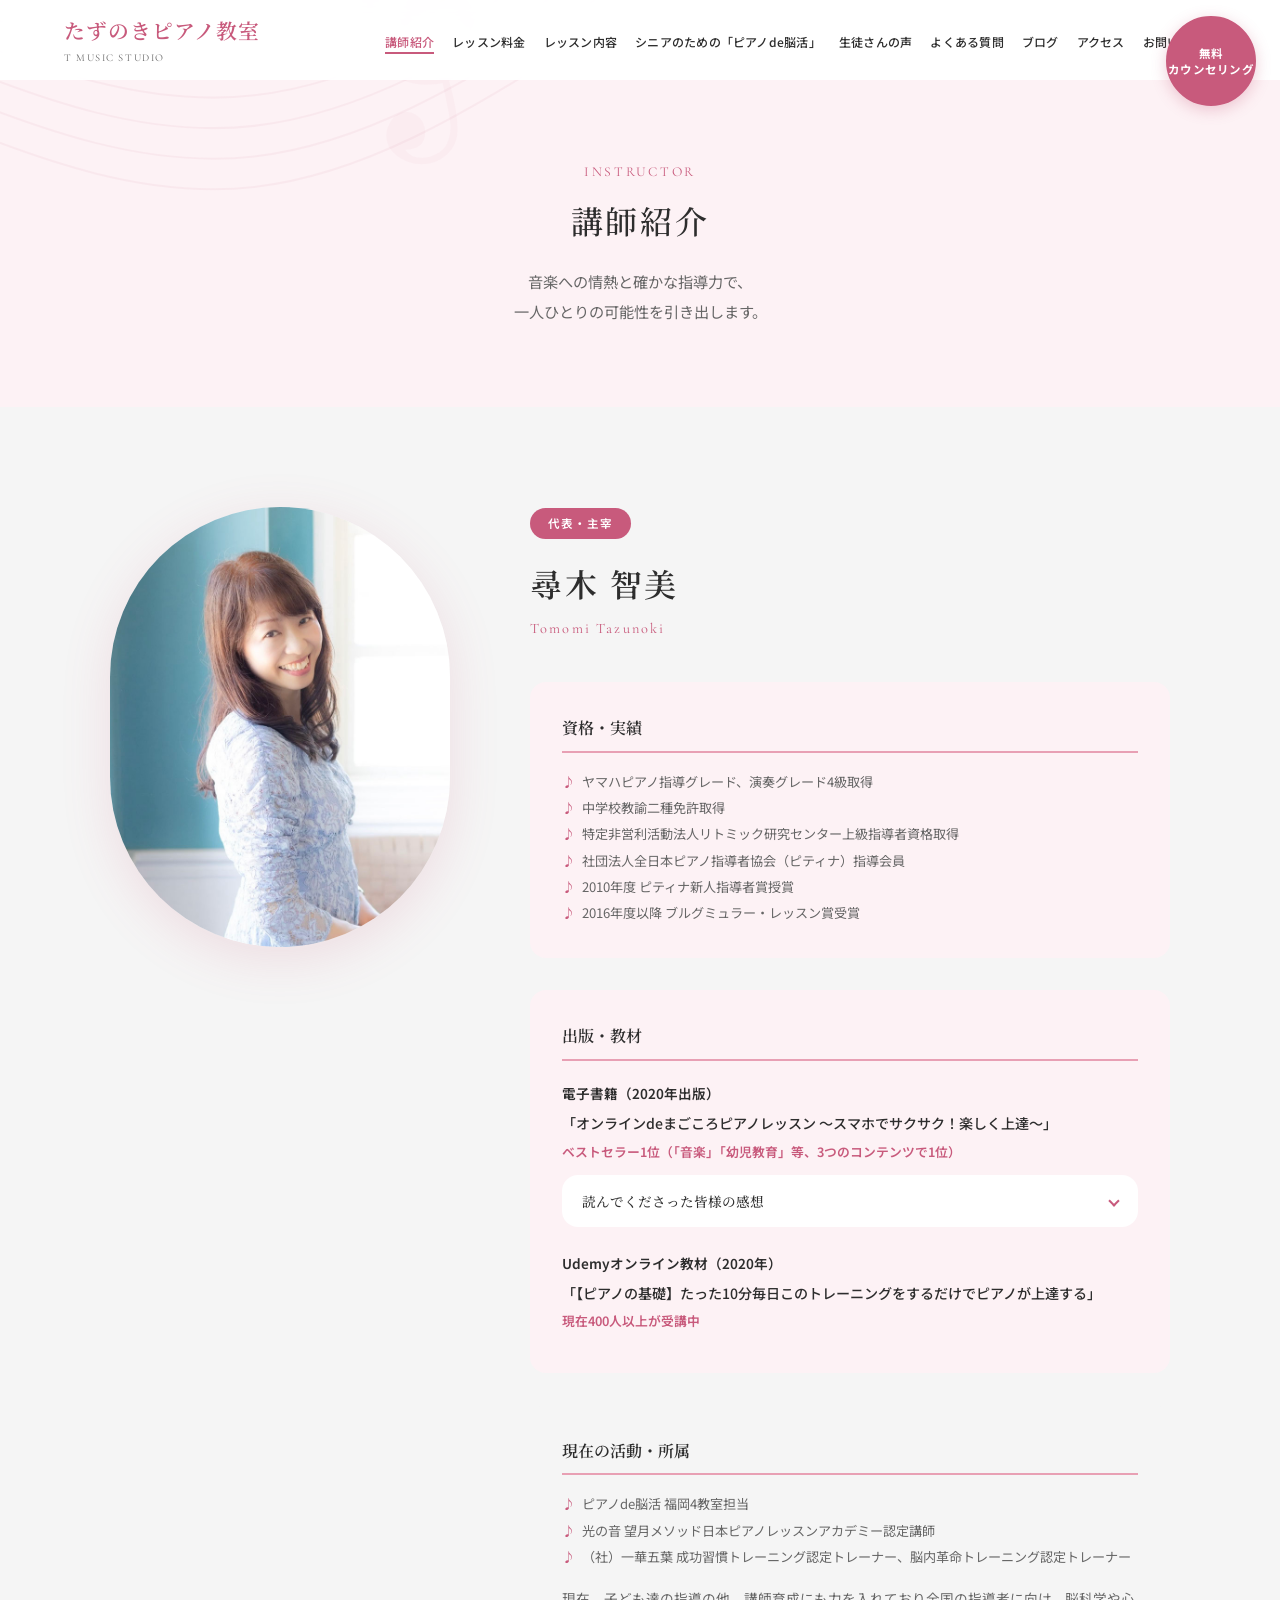
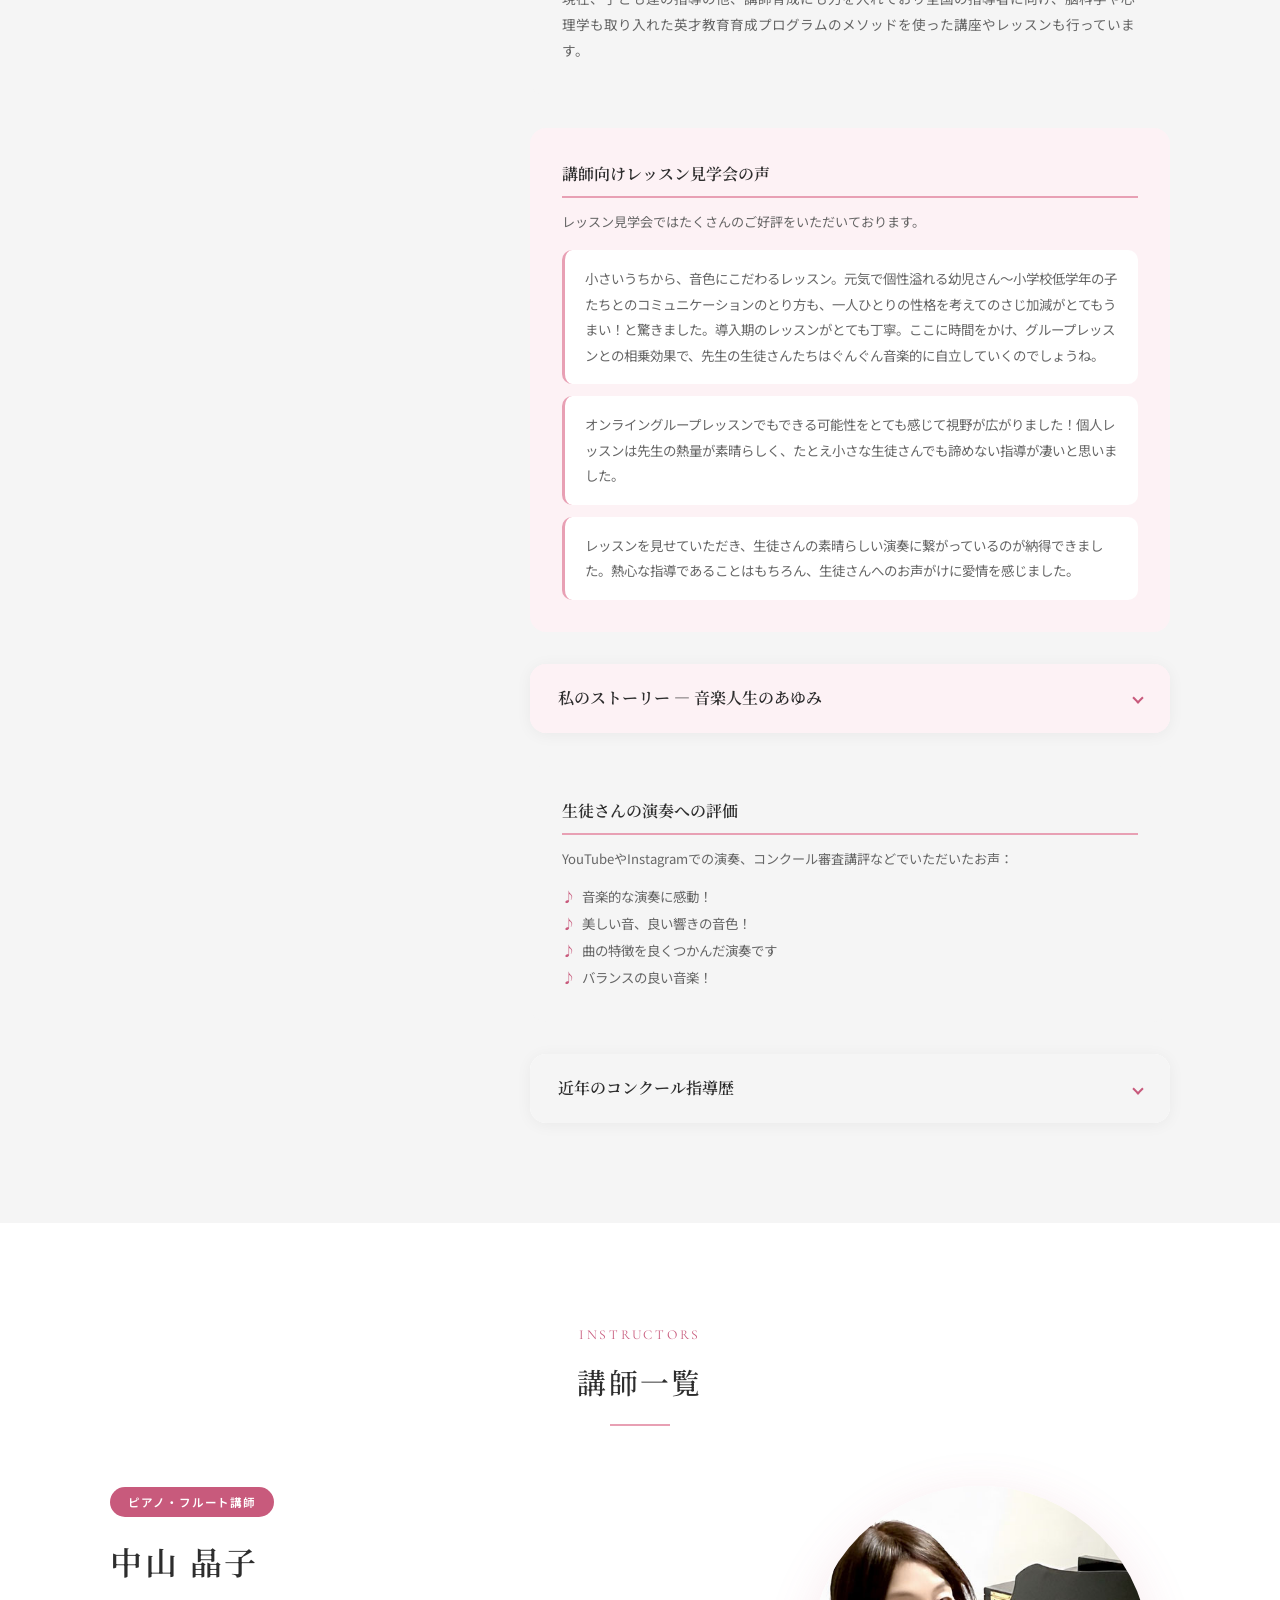
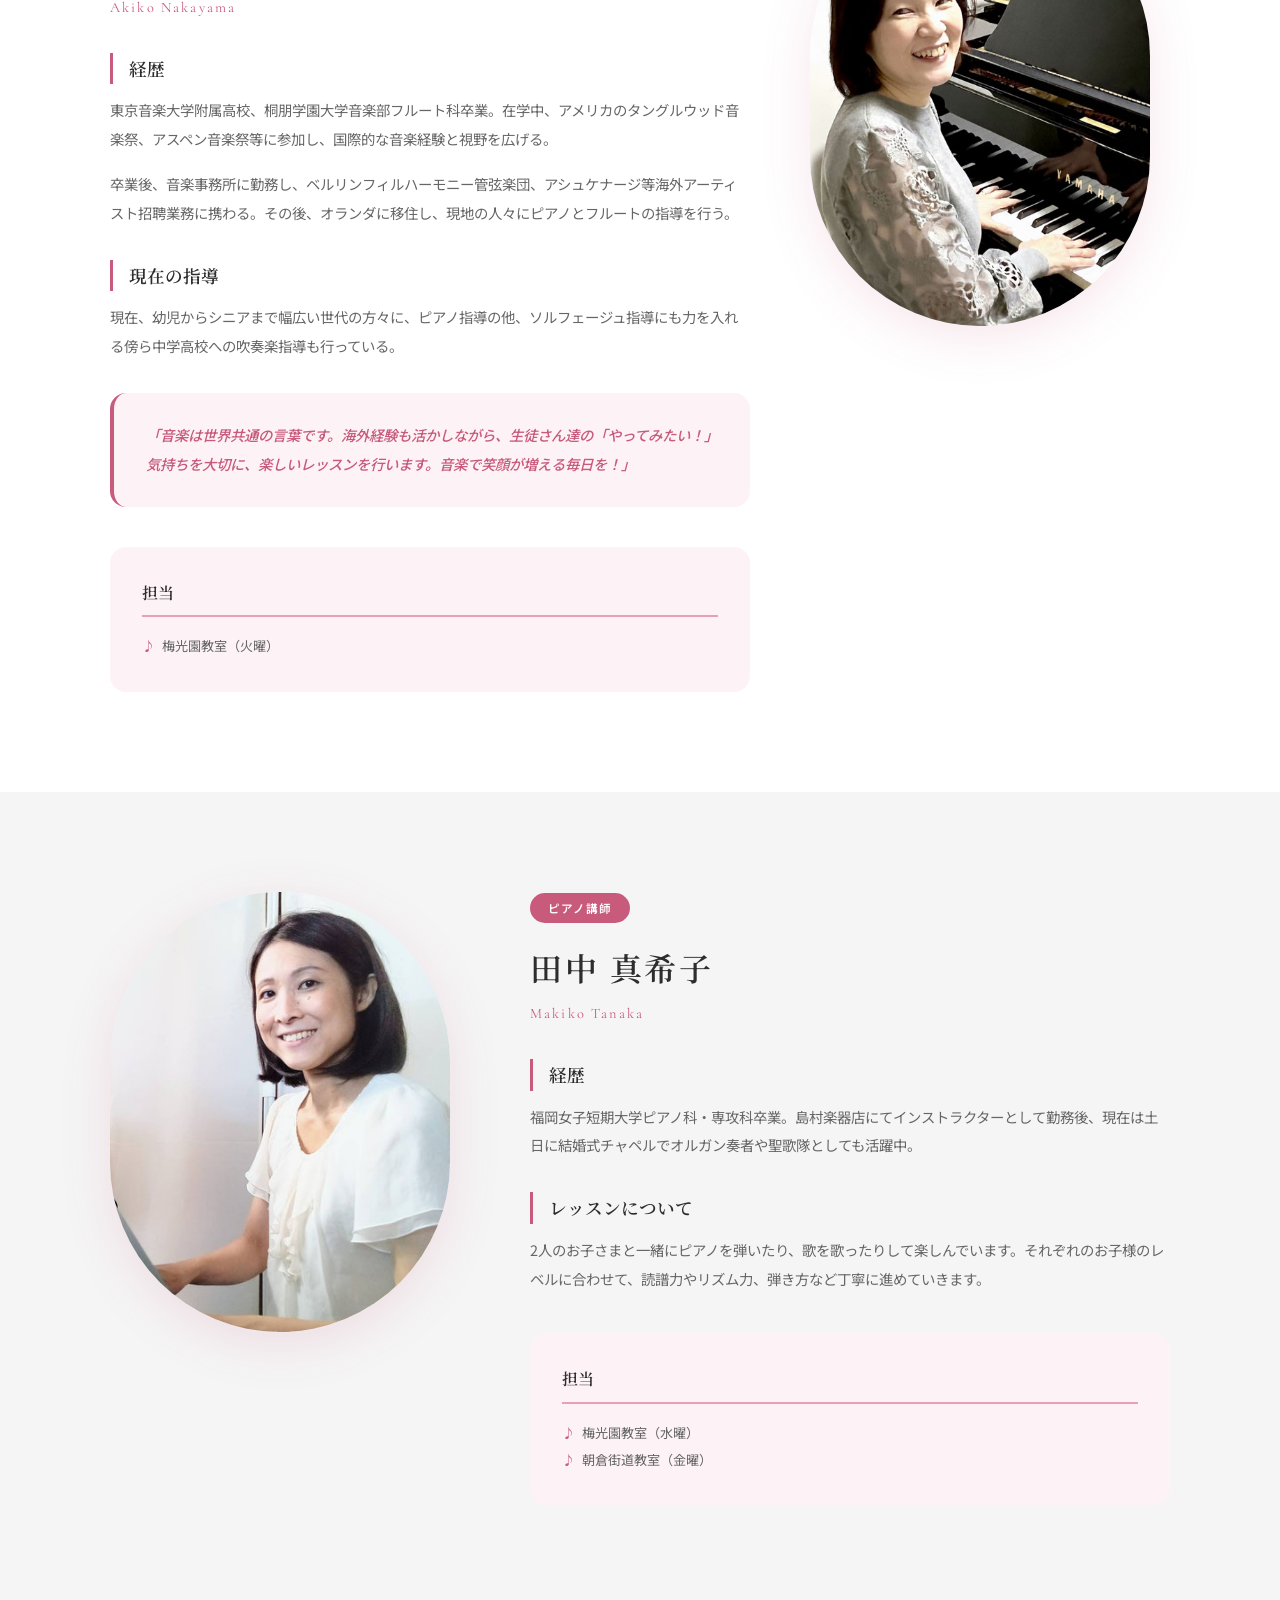
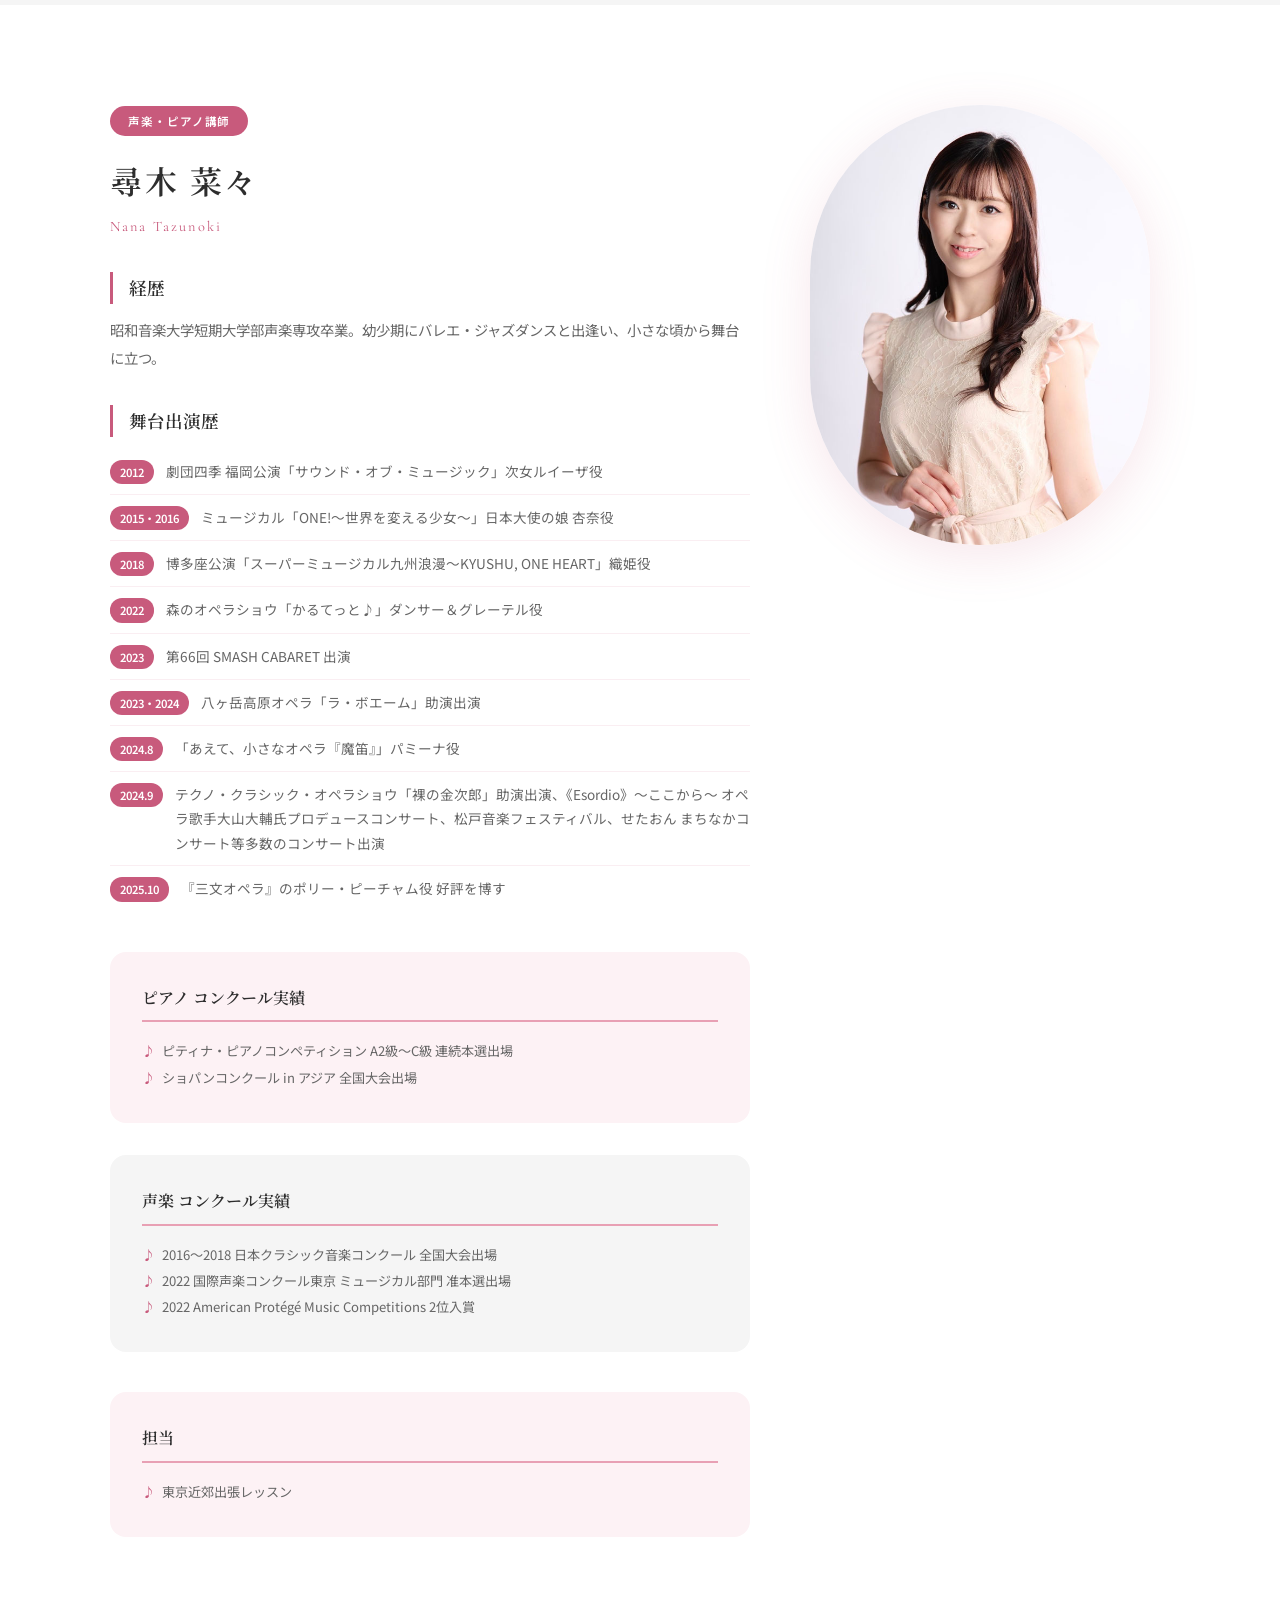
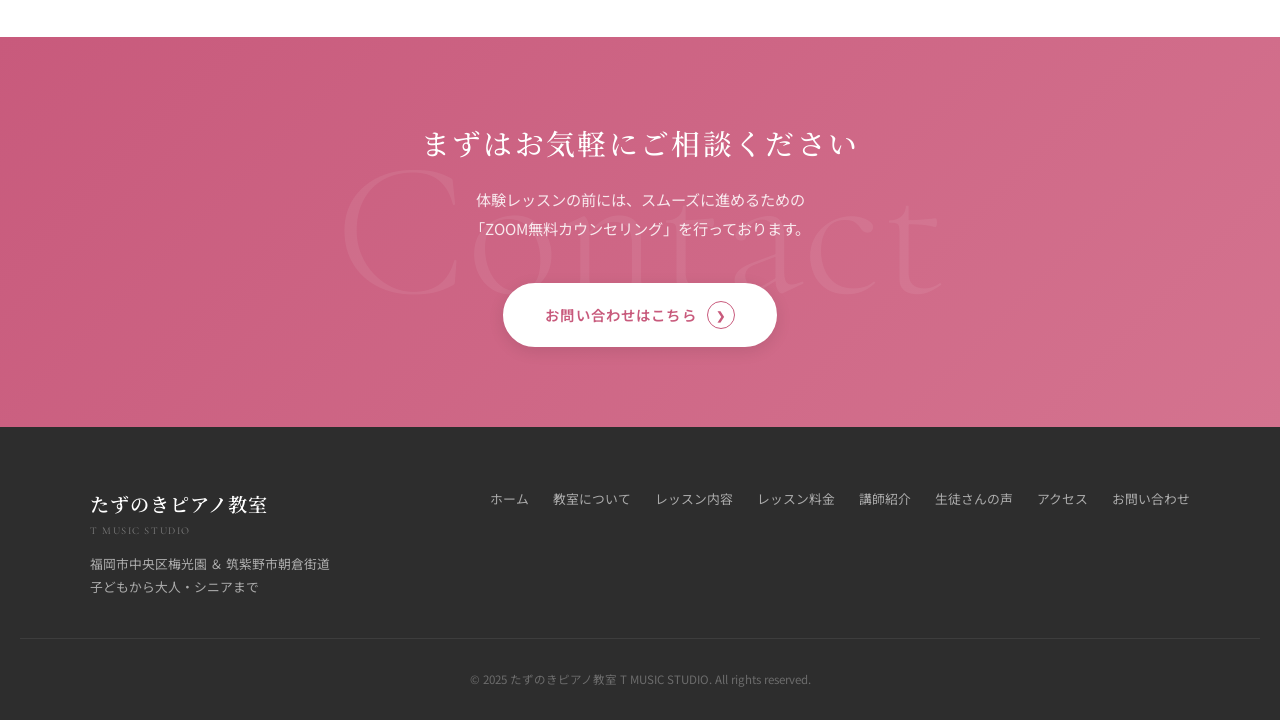
<file: teacher.html>
<!DOCTYPE html>
<html lang="ja">
<head>
  <meta charset="UTF-8">
  <meta name="viewport" content="width=device-width, initial-scale=1.0">
  <title>講師紹介 | たずのきピアノ教室 T MUSIC STUDIO</title>
  <meta name="description" content="たずのきピアノ教室の講師紹介。代表・尋木智美をはじめ、経験豊かな講師陣がお子さまから大人まで丁寧に指導いたします。">

  <link rel="preconnect" href="https://fonts.googleapis.com">
  <link rel="preconnect" href="https://fonts.gstatic.com" crossorigin>
  <link href="https://fonts.googleapis.com/css2?family=Cormorant+Garamond:ital,wght@0,300;0,400;0,600;1,300;1,400&family=Noto+Sans+JP:wght@300;400;500;700&family=Noto+Serif+JP:wght@400;500;600;700&display=swap" rel="stylesheet">

  <link rel="stylesheet" href="style.css">
  <link rel="stylesheet" href="teacher.css">
</head>
<body>

  <!-- ========== Header ========== -->
  <header class="header scrolled" id="header">
    <div class="header-inner">
      <a href="index.html" class="logo">
        <div>
          <span class="logo-text">たずのきピアノ教室</span>
          <span class="logo-sub">T MUSIC STUDIO</span>
        </div>
      </a>
      <nav>
        <ul class="nav-list" id="navList">
          <li><a href="teacher.html" class="current">講師紹介</a></li>
          <li><a href="pricing.html">レッスン料金</a></li>
          <li><a href="lesson.html">レッスン内容</a></li>
          <li><a href="senior.html">シニアのための「ピアノde脳活」</a></li>
          <li><a href="voices.html">生徒さんの声</a></li>
          <li><a href="faq.html">よくある質問</a></li>
          <li><a href="blog.html">ブログ</a></li>
          <li><a href="access.html">アクセス</a></li>
          <li><a href="contact.html">お問い合わせ</a></li>
        </ul>
      </nav>
      <button class="hamburger" id="hamburger" aria-label="メニューを開く">
        <span></span><span></span><span></span>
      </button>
    </div>
  </header>

  <div class="cta-header">
    <a href="contact.html" class="cta-circle">
      <span class="cta-circle-bg"><span class="cta-circle-bg-inner"></span></span>
      <span class="cta-circle-label">無料<br>カウンセリング</span>
    </a>
  </div>

  <!-- ========== Page Hero ========== -->
  <section class="page-hero">
    <div class="page-hero-bg">
      <svg class="page-hero-svg" viewBox="0 0 1600 400" preserveAspectRatio="xMidYMid slice" xmlns="http://www.w3.org/2000/svg">
        <g opacity="0.06">
          <path d="M-200,80 C100,200 400,50 700,180 S1100,300 1400,100 1700,250" fill="none" stroke="#c85a7c" stroke-width="2"/>
          <path d="M-200,110 C100,230 400,80 700,210 S1100,330 1400,130 1700,280" fill="none" stroke="#c85a7c" stroke-width="2"/>
          <path d="M-200,140 C100,260 400,110 700,240 S1100,360 1400,160 1700,310" fill="none" stroke="#c85a7c" stroke-width="2"/>
          <path d="M-200,170 C100,290 400,140 700,270 S1100,390 1400,190 1700,340" fill="none" stroke="#c85a7c" stroke-width="2"/>
          <path d="M-200,200 C100,320 400,170 700,300 S1100,420 1400,220 1700,370" fill="none" stroke="#c85a7c" stroke-width="2"/>
        </g>
        <text x="70%" y="70%" font-size="280" fill="#c85a7c" opacity="0.03" font-family="serif">&#119070;</text>
      </svg>
    </div>
    <div class="container">
      <span class="page-hero-en">Instructor</span>
      <h1 class="page-hero-title">講師紹介</h1>
      <p class="page-hero-lead">音楽への情熱と確かな指導力で、<br>一人ひとりの可能性を引き出します。</p>
    </div>
  </section>

  <!-- ========== 代表 尋木智美 ========== -->
  <section class="teacher-detail section-padding" id="tazunoki">
    <div class="container">
      <div class="teacher-detail-inner">
        <div class="teacher-detail-image fade-in-left">
          <div class="teacher-img-frame">
            <img src="tazunoki-images/teacher-tazunoki.jpg" alt="尋木智美">
          </div>
        </div>
        <div class="teacher-detail-info fade-in-right">
          <span class="teacher-role-badge">代表・主宰</span>
          <h2 class="teacher-name">尋木 智美</h2>
          <p class="teacher-name-en">Tomomi Tazunoki</p>

          <!-- 資格・実績 -->
          <div class="teacher-qualifications-box fade-in">
            <h4>資格・実績</h4>
            <ul>
              <li>ヤマハピアノ指導グレード、演奏グレード4級取得</li>
              <li>中学校教諭二種免許取得</li>
              <li>特定非営利活動法人リトミック研究センター上級指導者資格取得</li>
              <li>社団法人全日本ピアノ指導者協会（ピティナ）指導会員</li>
              <li>2010年度 ピティナ新人指導者賞授賞</li>
              <li>2016年度以降 ブルグミュラー・レッスン賞受賞</li>
            </ul>
          </div>

          <!-- 出版・教材 -->
          <div class="teacher-publications fade-in">
            <h4>出版・教材</h4>

            <div class="publication-item">
              <h5>電子書籍（2020年出版）</h5>
              <p class="publication-title">「オンラインdeまごころピアノレッスン 〜スマホでサクサク！楽しく上達〜」</p>
              <p class="publication-note">ベストセラー1位（「音楽」「幼児教育」等、3つのコンテンツで1位）</p>

              <details class="teacher-accordion">
                <summary>読んでくださった皆様の感想</summary>
                <div class="accordion-content">
                  <blockquote>
                    「感動、凄い!! その一言です。音楽の素晴らしさが幸せを運んでくれるような、心温まる本でした。」
                  </blockquote>
                  <blockquote>
                    「早速一気に読みました！私がピアノを習ったことがないため、自宅での練習にこれでいいのかといつも不安を持っています。この書籍を何度も読んで、オンラインも積極的に利用していこうと思いました。」
                  </blockquote>
                </div>
              </details>
            </div>

            <div class="publication-item">
              <h5>Udemyオンライン教材（2020年）</h5>
              <p class="publication-title">「【ピアノの基礎】たった10分毎日このトレーニングをするだけでピアノが上達する」</p>
              <p class="publication-note">現在400人以上が受講中</p>
            </div>
          </div>

          <!-- 活動・所属 -->
          <div class="teacher-activities fade-in">
            <h4>現在の活動・所属</h4>
            <ul>
              <li>ピアノde脳活 福岡4教室担当</li>
              <li>光の音 望月メソッド日本ピアノレッスンアカデミー認定講師</li>
              <li>（社）一華五葉 成功習慣トレーニング認定トレーナー、脳内革命トレーニング認定トレーナー</li>
            </ul>
            <p>
              現在、子ども達の指導の他、講師育成にも力を入れており全国の指導者に向け、脳科学や心理学も取り入れた英才教育育成プログラムのメソッドを使った講座やレッスンも行っています。
            </p>
          </div>

          <!-- 講師向けレッスン見学会の声 -->
          <div class="teacher-reviews-box fade-in">
            <h4>講師向けレッスン見学会の声</h4>
            <p class="teacher-reviews-lead">レッスン見学会ではたくさんのご好評をいただいております。</p>
            <div class="teacher-review-quotes">
              <blockquote>
                小さいうちから、音色にこだわるレッスン。元気で個性溢れる幼児さん〜小学校低学年の子たちとのコミュニケーションのとり方も、一人ひとりの性格を考えてのさじ加減がとてもうまい！と驚きました。導入期のレッスンがとても丁寧。ここに時間をかけ、グループレッスンとの相乗効果で、先生の生徒さんたちはぐんぐん音楽的に自立していくのでしょうね。
              </blockquote>
              <blockquote>
                オンライングループレッスンでもできる可能性をとても感じて視野が広がりました！個人レッスンは先生の熱量が素晴らしく、たとえ小さな生徒さんでも諦めない指導が凄いと思いました。
              </blockquote>
              <blockquote>
                レッスンを見せていただき、生徒さんの素晴らしい演奏に繋がっているのが納得できました。熱心な指導であることはもちろん、生徒さんへのお声がけに愛情を感じました。
              </blockquote>
            </div>
          </div>

          <!-- 私のストーリー（アコーディオン） -->
          <details class="teacher-accordion teacher-story-accordion fade-in" id="myStory">
            <summary>私のストーリー — 音楽人生のあゆみ</summary>
            <div class="accordion-content">
              <div class="teacher-story">
                <h3>エレクトーンとの出会いから始まった音楽人生、私の原点</h3>
                <p>
                  4歳で出逢ったエレクトーン、そして今の私の原点となるエレクトーンの先生との出逢い。先生は、子ども達の自主性を尊重し、とにかく、子ども達が興味を持ちそうなことをたくさんレッスンに取り入れてくださっていました。
                </p>
                <p>「丁寧に本気で」この、先生の指導スタイルが、今の私の原点です。</p>

                <h3>ピアノとの出逢い</h3>
                <p>
                  そして小3になった時、ピアノに転向することになりました。エレクトーンを6年も習っていて、そこからピアノへ転向、となると「音が出ない！」鍵盤の重さが全く違うことから、「音を出す」ことへの一からの努力が始まりました。
                </p>

                <h3>がむしゃらに練習した小学生時代</h3>
                <p>
                  小3でピアノに出会ってからの数年、とにかく「遅れ」を取り戻したい！その思いだけで、必死に練習していました。先生も、とにかく私が「弾けるようになりたい！」と思う気持ちを汲んで必死にレッスンしてくださいました。
                </p>
                <p>それと同時進行で、小学校のクラブ活動では器楽クラブでフルートを担当！音楽が大好きな子どもでした。</p>

                <h3>音楽に囲まれた学生時代</h3>
                <p>
                  中学生になり、やはり部活は吹奏楽部へ。そこで今度はホルンに出逢い、部活に明け暮れる毎日。音大生になってピアノを専攻するも、ホルンでオーケストラにも参加。アンサンブルの魅力にどっぷりハマっていました。
                </p>

                <h3>音楽を仕事に</h3>
                <p>
                  専攻科を修了後、1年間は大学の副手として仕事をし、その後、中学校の音楽非常勤講師を経て、大手楽器店講師へ。
                </p>

                <h3>生まれてきた娘のために</h3>
                <p>
                  娘が生まれてから、それまで思ったこともなかった「音楽で子育てしたい！」そんな思い。そこから、リトミックの勉強を始め、娘も1歳の頃からリトミックをスタート！その後、週末はブライダルプレーヤー、自宅でレッスンを開講。
                </p>

                <h3>人生経験が「音楽になる」</h3>
                <p>
                  音楽との出逢いは自然なもので、大好きな音楽を、ただ自然に好きだから続けてきた、それだけでした。どんなことがあっても音楽は味方でいてくれる、それを体感し続けた時期。
                </p>
                <p>2010年春、新たな福岡の地で娘と二人、再スタートを切ることになりました。</p>
                <p>
                  そして恩師から言われた言葉「楽しいことだけでなく辛いことも悲しいことも、どんな人生経験も、それが『音楽になる』」それが私の根底にあり、出逢った子ども達へも伝え続けています。
                </p>

                <h3>福岡県筑紫野市にて10年、そして第2教室を福岡市中央区に開講</h3>
                <p>
                  2019年春、娘も大好きな音楽を勉強するために上京しました。どんな状況であっても、音楽は味方で勇気付けてくれるもの。娘が難しい思春期を迎えた時期も、私達母娘は音楽で繋がる事が出来ていました。
                </p>
                <p>
                  そして2020年、この福岡の土地でピアノ教室を開講して10年が過ぎました。ピアノが家族の中心にあって、ピアノを囲んで家族が笑顔になれることは本当に幸せ。そんな私の想いが少しずつみんなに伝わっているなと感じています。
                </p>
                <p>
                  2022年には第2教室となる「梅光園教室」を福岡市中央区に開講。私の想いに賛同してくださる先生方と一緒に、引き続き、通ってくださる生徒さん達を笑顔いっぱいにするレッスンをお届けしています。
                </p>
                <p>
                  「人生経験が『音楽になる』」その恩師の言葉を伝え続けるレッスンでは、お陰様で生徒さん達の心からの音楽に私自身幸せをいただいています。
                </p>
                <p>これからも、ピアノと出逢って良かった！先生と出逢えてよかった！と思っていただけるレッスンをしていきます。</p>
              </div>
            </div>
          </details>

          <!-- 演奏への評価 -->
          <div class="teacher-evaluations fade-in">
            <h4>生徒さんの演奏への評価</h4>
            <p class="teacher-evaluations-lead">YouTubeやInstagramでの演奏、コンクール審査講評などでいただいたお声：</p>
            <ul>
              <li>音楽的な演奏に感動！</li>
              <li>美しい音、良い響きの音色！</li>
              <li>曲の特徴を良くつかんだ演奏です</li>
              <li>バランスの良い音楽！</li>
            </ul>
          </div>

          <!-- 近年のコンクール指導歴（アコーディオン） -->
          <details class="teacher-accordion fade-in">
            <summary>近年のコンクール指導歴</summary>
            <div class="accordion-content">
              <ul class="competition-list">
                <li>バッハコンクール 幼児の部 全国大会出場</li>
                <li>ピティナ・ピアノコンペティション A2級 本選第2位＆第1位 入賞者コンサート出場、B級 佐賀地区予選第1位 佐賀新聞社賞受賞</li>
                <li>九州山口ジュニアピアノコンクール 幼児の部 本選 九州山口音楽協会会長賞受賞及び聴衆賞受賞</li>
                <li>音の夢ピアノコンクール 自由曲コース 幼児部門 全国大会第1位及び聴衆賞受賞、5,6年生部門・中学生部門 全国大会 金賞</li>
                <li>ブルグミュラーコンクール 1,2年生部門 福岡ファイナル金賞及び曲目特別賞受賞、小学3,4年生部門 福岡ファイナル金賞受賞</li>
                <li>ショパンコンクール in ASIA 予選銀賞、全国大会奨励賞、アジア大会出場</li>
                <li>九州新聞社コンクール 3,4年生部門 佐賀・長崎第2次予選 グランプリ受賞、本選 最優秀賞＆横山幸雄賞 受賞</li>
                <li>ありあけジュニアピアノコンクール Aコース 小学3,4年生部門 本選第2位、小学5,6年生部門 本選第2位受賞</li>
                <li>ピティナ・ピアノコンペティション B級 地区本選第3位 全国決勝大会出場</li>
                <li>ブルグミュラーコンクール 3,4年生B部門 福岡ファイナル金賞受賞</li>
                <li>ピティナ・ピアノコンペティション 連弾初級C 本選第1位 全国決勝大会出場</li>
                <li>日本ミューズ音楽コンクール全国大会 小1,2年コース 金賞受賞・小3,4年コース 銀賞受賞</li>
                <li>福岡県高等学校音楽コンクール ピアノ部門 銀賞受賞</li>
                <li>音の夢ピアノコンクール全国大会 連弾の部 1位 審査員特別賞受賞</li>
                <li>音の夢ピアノコンクールステップ 全国大会 小3,4年部門 金賞受賞</li>
                <li>ブルグミュラーコンクール 福岡ファイナル 小3,4年生部門 銀賞受賞、及び小5,6年生部門 銅賞受賞</li>
                <li>日本バッハコンクール 福岡地区予選 小学1,2年生A部門1位 全国大会出場</li>
                <li>ピティナ・ピアノコンペティション A2級 地区予選1位及び地区本選1位、入賞者記念コンサート出演（IMAホール）</li>
              </ul>
            </div>
          </details>

        </div>
      </div>
    </div>
  </section>

  <!-- ========== 中山晶子先生 ========== -->
  <section class="teacher-detail section-padding" id="nakayama">
    <div class="container">
      <div class="section-title fade-in">
        <span class="en">Instructors</span>
        <h2>講師一覧</h2>
      </div>
      <div class="teacher-detail-inner reverse">
        <div class="teacher-detail-image fade-in-right">
          <div class="teacher-img-frame">
            <img src="tazunoki-images/teacher-nakayama.jpg" alt="中山晶子">
          </div>
        </div>
        <div class="teacher-detail-info fade-in-left">
          <span class="teacher-role-badge">ピアノ・フルート講師</span>
          <h2 class="teacher-name">中山 晶子</h2>
          <p class="teacher-name-en">Akiko Nakayama</p>

          <div class="teacher-story">
            <h3>経歴</h3>
            <p>
              東京音楽大学附属高校、桐朋学園大学音楽部フルート科卒業。在学中、アメリカのタングルウッド音楽祭、アスペン音楽祭等に参加し、国際的な音楽経験と視野を広げる。
            </p>
            <p>
              卒業後、音楽事務所に勤務し、ベルリンフィルハーモニー管弦楽団、アシュケナージ等海外アーティスト招聘業務に携わる。その後、オランダに移住し、現地の人々にピアノとフルートの指導を行う。
            </p>

            <h3>現在の指導</h3>
            <p>
              現在、幼児からシニアまで幅広い世代の方々に、ピアノ指導の他、ソルフェージュ指導にも力を入れる傍ら中学高校への吹奏楽指導も行っている。
            </p>
          </div>

          <div class="teacher-message-box fade-in">
            <p>
              「音楽は世界共通の言葉です。海外経験も活かしながら、生徒さん達の「やってみたい！」気持ちを大切に、楽しいレッスンを行います。音楽で笑顔が増える毎日を！」
            </p>
          </div>

          <div class="teacher-qualifications-box fade-in">
            <h4>担当</h4>
            <ul>
              <li>梅光園教室（火曜）</li>
            </ul>
          </div>
        </div>
      </div>
    </div>
  </section>

  <!-- ========== 田中真希子先生 ========== -->
  <section class="teacher-detail teacher-detail-alt section-padding" id="tanaka">
    <div class="container">
      <div class="teacher-detail-inner">
        <div class="teacher-detail-image fade-in-left">
          <div class="teacher-img-frame">
            <img src="tazunoki-images/teacher-tanaka.jpg" alt="田中真希子" style="object-position: right top;">
          </div>
        </div>
        <div class="teacher-detail-info fade-in-right">
          <span class="teacher-role-badge">ピアノ講師</span>
          <h2 class="teacher-name">田中 真希子</h2>
          <p class="teacher-name-en">Makiko Tanaka</p>

          <div class="teacher-story">
            <h3>経歴</h3>
            <p>
              福岡女子短期大学ピアノ科・専攻科卒業。島村楽器店にてインストラクターとして勤務後、現在は土日に結婚式チャペルでオルガン奏者や聖歌隊としても活躍中。
            </p>

            <h3>レッスンについて</h3>
            <p>
              2人のお子さまと一緒にピアノを弾いたり、歌を歌ったりして楽しんでいます。それぞれのお子様のレベルに合わせて、読譜力やリズム力、弾き方など丁寧に進めていきます。
            </p>
          </div>

          <div class="teacher-qualifications-box fade-in">
            <h4>担当</h4>
            <ul>
              <li>梅光園教室（水曜）</li>
              <li>朝倉街道教室（金曜）</li>
            </ul>
          </div>
        </div>
      </div>
    </div>
  </section>

  <!-- ========== 尋木菜々先生 ========== -->
  <section class="teacher-detail section-padding" id="nana">
    <div class="container">
      <div class="teacher-detail-inner reverse">
        <div class="teacher-detail-image fade-in-right">
          <div class="teacher-img-frame">
            <img src="tazunoki-images/teacher-tazunokinana.jpg" alt="尋木菜々">
          </div>
        </div>
        <div class="teacher-detail-info fade-in-left">
          <span class="teacher-role-badge">声楽・ピアノ講師</span>
          <h2 class="teacher-name">尋木 菜々</h2>
          <p class="teacher-name-en">Nana Tazunoki</p>

          <div class="teacher-story">
            <h3>経歴</h3>
            <p>
              昭和音楽大学短期大学部声楽専攻卒業。幼少期にバレエ・ジャズダンスと出逢い、小さな頃から舞台に立つ。
            </p>

            <h3>舞台出演歴</h3>
            <ul class="teacher-stage-list">
              <li><span class="stage-year">2012</span>劇団四季 福岡公演「サウンド・オブ・ミュージック」次女ルイーザ役</li>
              <li><span class="stage-year">2015・2016</span>ミュージカル「ONE!〜世界を変える少女〜」日本大使の娘 杏奈役</li>
              <li><span class="stage-year">2018</span>博多座公演「スーパーミュージカル九州浪漫〜KYUSHU, ONE HEART」織姫役</li>
              <li><span class="stage-year">2022</span>森のオペラショウ「かるてっと♪」ダンサー＆グレーテル役</li>
              <li><span class="stage-year">2023</span>第66回 SMASH CABARET 出演</li>
              <li><span class="stage-year">2023・2024</span>八ヶ岳高原オペラ「ラ・ボエーム」助演出演</li>
              <li><span class="stage-year">2024.8</span>「あえて、小さなオペラ『魔笛』」パミーナ役</li>
              <li><span class="stage-year">2024.9</span>テクノ・クラシック・オペラショウ「裸の金次郎」助演出演、《Esordio》〜ここから〜 オペラ歌手大山大輔氏プロデュースコンサート、松戸音楽フェスティバル、せたおん まちなかコンサート等多数のコンサート出演</li>
              <li><span class="stage-year">2025.10</span>『三文オペラ』のポリー・ピーチャム役 好評を博す</li>
            </ul>
          </div>

          <div class="teacher-qualifications-box fade-in">
            <h4>ピアノ コンクール実績</h4>
            <ul>
              <li>ピティナ・ピアノコンペティション A2級〜C級 連続本選出場</li>
              <li>ショパンコンクール in アジア 全国大会出場</li>
            </ul>
          </div>

          <div class="teacher-achievements fade-in">
            <h4>声楽 コンクール実績</h4>
            <ul>
              <li>2016〜2018 日本クラシック音楽コンクール 全国大会出場</li>
              <li>2022 国際声楽コンクール東京 ミュージカル部門 准本選出場</li>
              <li>2022 American Protégé Music Competitions 2位入賞</li>
            </ul>
          </div>

          <div class="teacher-qualifications-box fade-in">
            <h4>担当</h4>
            <ul>
              <li>東京近郊出張レッスン</li>
            </ul>
          </div>
        </div>
      </div>
    </div>
  </section>

  <!-- ========== CTA ========== -->
  <section class="cta-section" id="contact-cta">
    <div class="container fade-in">
      <h2>まずはお気軽にご相談ください</h2>
      <p>
        体験レッスンの前には、スムーズに進めるための<br>
        「ZOOM無料カウンセリング」を行っております。
      </p>
      <a href="contact.html" class="btn-primary btn-white" data-hover="お問い合わせはこちら ›">
        <span class="btn-label">お問い合わせはこちら</span>
        <span class="arrow">&#10095;</span>
      </a>
    </div>
  </section>

  <!-- ========== Footer ========== -->
  <footer class="footer">
    <div class="footer-inner">
      <div class="footer-logo">
        <div>
          <span class="logo-text">たずのきピアノ教室</span>
          <span class="logo-sub">T MUSIC STUDIO</span>
        </div>
        <p>福岡市中央区梅光園 ＆ 筑紫野市朝倉街道<br>子どもから大人・シニアまで</p>
      </div>
      <nav class="footer-nav">
        <a href="index.html">ホーム</a>
        <a href="index.html#about">教室について</a>
        <a href="lesson.html">レッスン内容</a>
        <a href="pricing.html">レッスン料金</a>
        <a href="teacher.html">講師紹介</a>
        <a href="voices.html">生徒さんの声</a>
        <a href="access.html">アクセス</a>
        <a href="contact.html">お問い合わせ</a>
      </nav>
    </div>
    <div class="footer-copy">
      &copy; 2025 たずのきピアノ教室 T MUSIC STUDIO. All rights reserved.
    </div>
  </footer>

  <script>
    // Scroll animations — IntersectionObserver
    const observer = new IntersectionObserver((entries) => {
      entries.forEach(entry => {
        if (entry.isIntersecting) {
          entry.target.classList.add('visible');
          observer.unobserve(entry.target);
        }
      });
    }, { threshold: 0.12, rootMargin: '0px 0px -60px 0px' });

    document.querySelectorAll('.fade-in, .fade-in-left, .fade-in-right, .scale-in, .clip-reveal, .section-title').forEach(el => {
      observer.observe(el);
    });

    // Parallax background text on scroll
    const bgTexts = document.querySelectorAll('[class*="-bg-text"]');
    let ticking = false;

    function onScroll() {
      const scrollY = window.scrollY;

      // Header
      const header = document.getElementById('header');
      if (scrollY > 50) {
        header.classList.add('scrolled');
      } else {
        header.classList.remove('scrolled');
      }

      // Parallax bg text
      bgTexts.forEach(el => {
        const rect = el.parentElement.getBoundingClientRect();
        const speed = 0.04;
        const yOffset = (rect.top * speed);
        el.style.transform = `translateY(${yOffset}px)`;
      });

      ticking = false;
    }

    window.addEventListener('scroll', () => {
      if (!ticking) {
        requestAnimationFrame(onScroll);
        ticking = true;
      }
    }, { passive: true });

    // Hamburger menu
    const hamburger = document.getElementById('hamburger');
    const navList = document.getElementById('navList');

    hamburger.addEventListener('click', () => {
      hamburger.classList.toggle('active');
      navList.classList.toggle('open');
    });

    navList.querySelectorAll('a').forEach(link => {
      link.addEventListener('click', () => {
        hamburger.classList.remove('active');
        navList.classList.remove('open');
      });
    });

    // Smooth scroll
    document.querySelectorAll('a[href^="#"]').forEach(anchor => {
      anchor.addEventListener('click', function(e) {
        e.preventDefault();
        const target = document.querySelector(this.getAttribute('href'));
        if (target) {
          const offset = 80;
          const top = target.getBoundingClientRect().top + window.pageYOffset - offset;
          window.scrollTo({ top, behavior: 'smooth' });
        }
      });
    });
  </script>
  <script src="transition.js"></script>
</body>
</html>
</file>
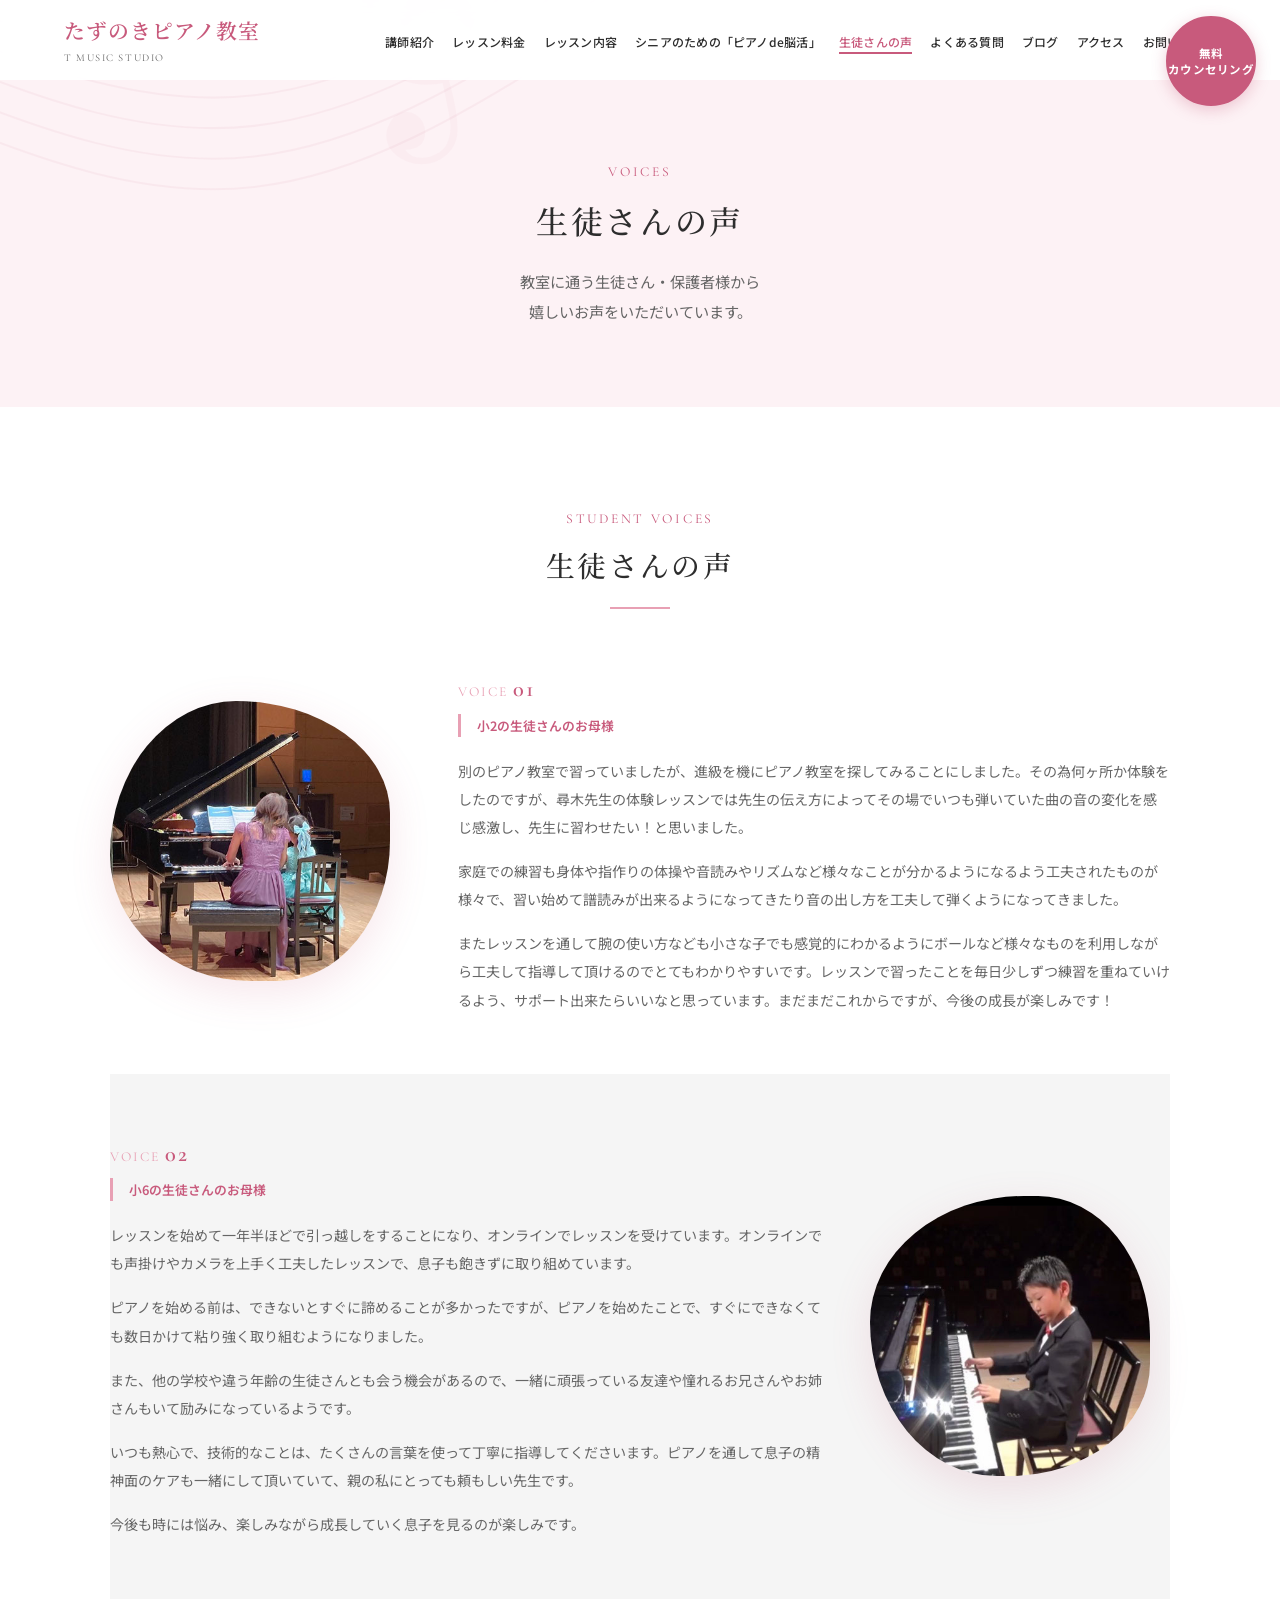
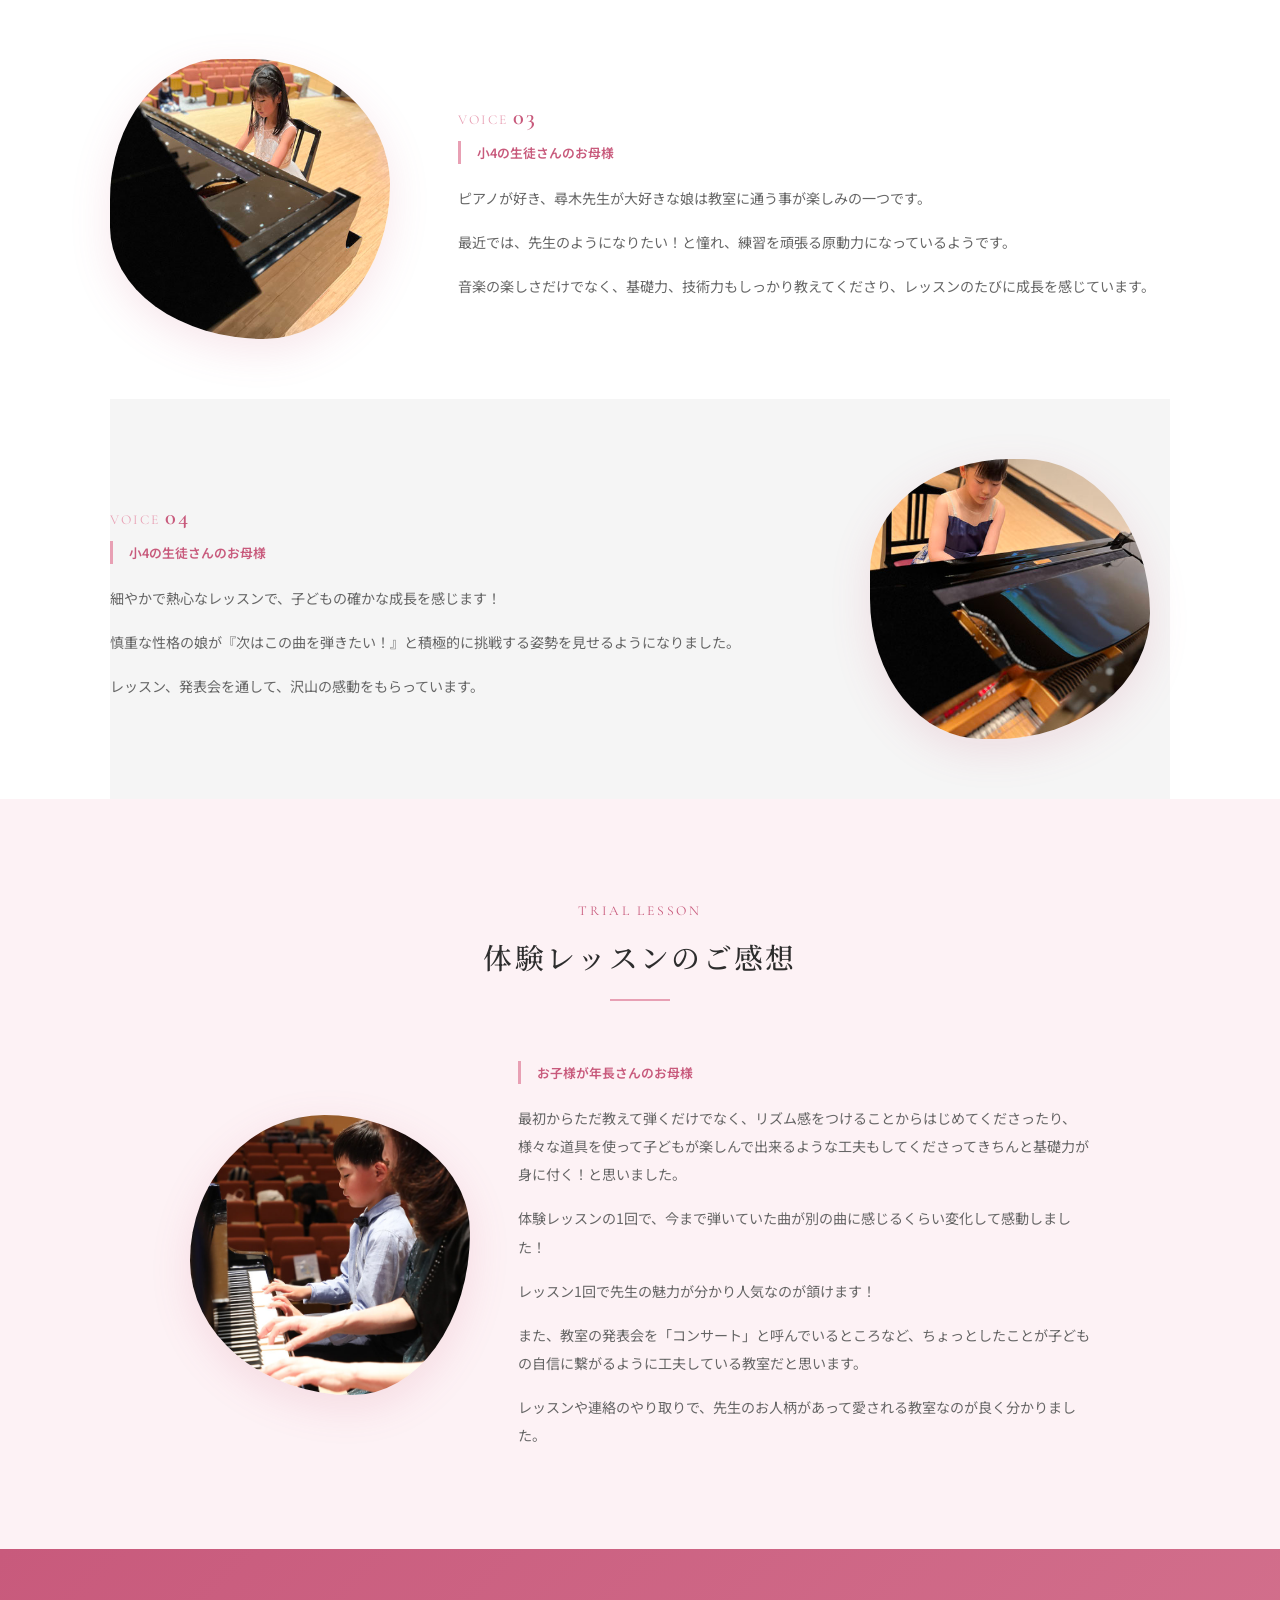
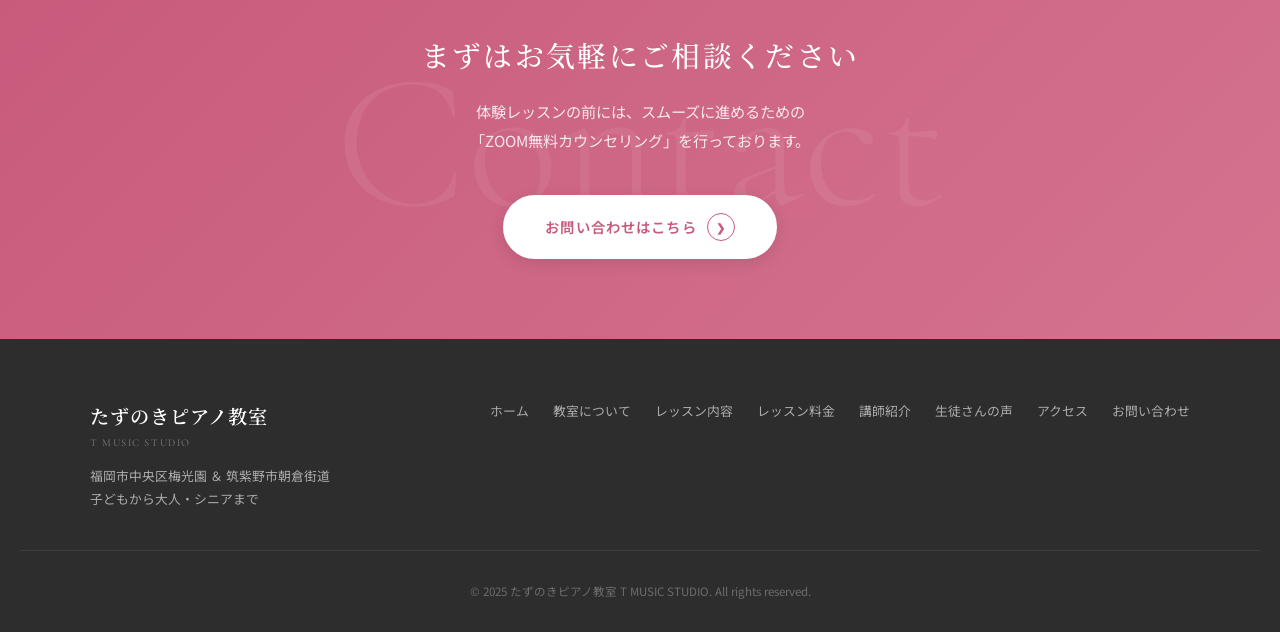
<file: voices.html>
<!DOCTYPE html>
<html lang="ja">
<head>
  <meta charset="UTF-8">
  <meta name="viewport" content="width=device-width, initial-scale=1.0">
  <title>生徒さんの声 | たずのきピアノ教室 T MUSIC STUDIO</title>
  <meta name="description" content="たずのきピアノ教室に通う生徒さん・保護者様からの声をご紹介します。レッスンや体験レッスンのご感想をお届けします。">

  <link rel="preconnect" href="https://fonts.googleapis.com">
  <link rel="preconnect" href="https://fonts.gstatic.com" crossorigin>
  <link href="https://fonts.googleapis.com/css2?family=Cormorant+Garamond:ital,wght@0,300;0,400;0,600;1,300;1,400&family=Noto+Sans+JP:wght@300;400;500;700&family=Noto+Serif+JP:wght@400;500;600;700&display=swap" rel="stylesheet">

  <link rel="stylesheet" href="style.css">
  <link rel="stylesheet" href="voices.css">
</head>
<body>

  <!-- ========== Header ========== -->
  <header class="header scrolled" id="header">
    <div class="header-inner">
      <a href="index.html" class="logo">
        <div>
          <span class="logo-text">たずのきピアノ教室</span>
          <span class="logo-sub">T MUSIC STUDIO</span>
        </div>
      </a>
      <nav>
        <ul class="nav-list" id="navList">
          <li><a href="teacher.html">講師紹介</a></li>
          <li><a href="pricing.html">レッスン料金</a></li>
          <li><a href="lesson.html">レッスン内容</a></li>
          <li><a href="senior.html">シニアのための「ピアノde脳活」</a></li>
          <li><a href="voices.html" class="current">生徒さんの声</a></li>
          <li><a href="faq.html">よくある質問</a></li>
          <li><a href="blog.html">ブログ</a></li>
          <li><a href="access.html">アクセス</a></li>
          <li><a href="contact.html">お問い合わせ</a></li>
        </ul>
      </nav>
      <button class="hamburger" id="hamburger" aria-label="メニューを開く">
        <span></span><span></span><span></span>
      </button>
    </div>
  </header>

  <div class="cta-header">
    <a href="contact.html" class="cta-circle">
      <span class="cta-circle-bg"><span class="cta-circle-bg-inner"></span></span>
      <span class="cta-circle-label">無料<br>カウンセリング</span>
    </a>
  </div>

  <!-- ========== Page Hero ========== -->
  <section class="page-hero">
    <div class="page-hero-bg">
      <svg class="page-hero-svg" viewBox="0 0 1600 400" preserveAspectRatio="xMidYMid slice" xmlns="http://www.w3.org/2000/svg">
        <g opacity="0.06">
          <path d="M-200,80 C100,200 400,50 700,180 S1100,300 1400,100 1700,250" fill="none" stroke="#c85a7c" stroke-width="2"/>
          <path d="M-200,110 C100,230 400,80 700,210 S1100,330 1400,130 1700,280" fill="none" stroke="#c85a7c" stroke-width="2"/>
          <path d="M-200,140 C100,260 400,110 700,240 S1100,360 1400,160 1700,310" fill="none" stroke="#c85a7c" stroke-width="2"/>
          <path d="M-200,170 C100,290 400,140 700,270 S1100,390 1400,190 1700,340" fill="none" stroke="#c85a7c" stroke-width="2"/>
          <path d="M-200,200 C100,320 400,170 700,300 S1100,420 1400,220 1700,370" fill="none" stroke="#c85a7c" stroke-width="2"/>
        </g>
        <text x="70%" y="70%" font-size="280" fill="#c85a7c" opacity="0.03" font-family="serif">&#119070;</text>
      </svg>
    </div>
    <div class="container">
      <span class="page-hero-en">Voices</span>
      <h1 class="page-hero-title">生徒さんの声</h1>
      <p class="page-hero-lead">教室に通う生徒さん・保護者様から<br>嬉しいお声をいただいています。</p>
    </div>
  </section>

  <!-- ========== 生徒さんの声 ========== -->
  <section class="voices-section section-padding">
    <div class="container">
      <div class="section-title fade-in">
        <span class="en">Student Voices</span>
        <h2>生徒さんの声</h2>
      </div>

      <!-- 声① -->
      <div class="voice-block fade-in">
        <div class="voice-block-inner">
          <div class="voice-image">
            <div class="voice-image-frame">
              <img src="tazunoki-images/seitonokoe1.jpg" alt="生徒さんの声1" loading="lazy">
            </div>
          </div>
          <div class="voice-content">
            <span class="voice-number">Voice <span class="num">01</span></span>
            <span class="voice-author">小2の生徒さんのお母様</span>
            <p>別のピアノ教室で習っていましたが、進級を機にピアノ教室を探してみることにしました。その為何ヶ所か体験をしたのですが、尋木先生の体験レッスンでは先生の伝え方によってその場でいつも弾いていた曲の音の変化を感じ感激し、先生に習わせたい！と思いました。</p>
            <p>家庭での練習も身体や指作りの体操や音読みやリズムなど様々なことが分かるようになるよう工夫されたものが様々で、習い始めて譜読みが出来るようになってきたり音の出し方を工夫して弾くようになってきました。</p>
            <p>またレッスンを通して腕の使い方なども小さな子でも感覚的にわかるようにボールなど様々なものを利用しながら工夫して指導して頂けるのでとてもわかりやすいです。レッスンで習ったことを毎日少しずつ練習を重ねていけるよう、サポート出来たらいいなと思っています。まだまだこれからですが、今後の成長が楽しみです！</p>
          </div>
        </div>
      </div>

      <!-- 声② -->
      <div class="voice-block voice-block-alt fade-in">
        <div class="voice-block-inner reverse">
          <div class="voice-image">
            <div class="voice-image-frame">
              <img src="tazunoki-images/seitonokoe2.jpg" alt="生徒さんの声2" loading="lazy">
            </div>
          </div>
          <div class="voice-content">
            <span class="voice-number">Voice <span class="num">02</span></span>
            <span class="voice-author">小6の生徒さんのお母様</span>
            <p>レッスンを始めて一年半ほどで引っ越しをすることになり、オンラインでレッスンを受けています。オンラインでも声掛けやカメラを上手く工夫したレッスンで、息子も飽きずに取り組めています。</p>
            <p>ピアノを始める前は、できないとすぐに諦めることが多かったですが、ピアノを始めたことで、すぐにできなくても数日かけて粘り強く取り組むようになりました。</p>
            <p>また、他の学校や違う年齢の生徒さんとも会う機会があるので、一緒に頑張っている友達や憧れるお兄さんやお姉さんもいて励みになっているようです。</p>
            <p>いつも熱心で、技術的なことは、たくさんの言葉を使って丁寧に指導してくださいます。ピアノを通して息子の精神面のケアも一緒にして頂いていて、親の私にとっても頼もしい先生です。</p>
            <p>今後も時には悩み、楽しみながら成長していく息子を見るのが楽しみです。</p>
          </div>
        </div>
      </div>

      <!-- 声③ -->
      <div class="voice-block fade-in">
        <div class="voice-block-inner">
          <div class="voice-image">
            <div class="voice-image-frame">
              <img src="tazunoki-images/seitonokoe3.jpg" alt="生徒さんの声3" loading="lazy">
            </div>
          </div>
          <div class="voice-content">
            <span class="voice-number">Voice <span class="num">03</span></span>
            <span class="voice-author">小4の生徒さんのお母様</span>
            <p>ピアノが好き、尋木先生が大好きな娘は教室に通う事が楽しみの一つです。</p>
            <p>最近では、先生のようになりたい！と憧れ、練習を頑張る原動力になっているようです。</p>
            <p>音楽の楽しさだけでなく、基礎力、技術力もしっかり教えてくださり、レッスンのたびに成長を感じています。</p>
          </div>
        </div>
      </div>

      <!-- 声④ -->
      <div class="voice-block voice-block-alt fade-in">
        <div class="voice-block-inner reverse">
          <div class="voice-image">
            <div class="voice-image-frame">
              <img src="tazunoki-images/seitonokoe4.jpg" alt="生徒さんの声4" loading="lazy">
            </div>
          </div>
          <div class="voice-content">
            <span class="voice-number">Voice <span class="num">04</span></span>
            <span class="voice-author">小4の生徒さんのお母様</span>
            <p>細やかで熱心なレッスンで、子どもの確かな成長を感じます！</p>
            <p>慎重な性格の娘が『次はこの曲を弾きたい！』と積極的に挑戦する姿勢を見せるようになりました。</p>
            <p>レッスン、発表会を通して、沢山の感動をもらっています。</p>
          </div>
        </div>
      </div>
    </div>
  </section>

  <!-- ========== 体験レッスンのご感想 ========== -->
  <section class="voices-trial section-padding">
    <div class="container">
      <div class="section-title fade-in">
        <span class="en">Trial Lesson</span>
        <h2>体験レッスンのご感想</h2>
      </div>

      <div class="trial-block fade-in">
        <div class="trial-block-inner">
          <div class="trial-image">
            <div class="voice-image-frame">
              <img src="tazunoki-images/seitonokoe5.jpg" alt="体験レッスンのご感想" loading="lazy">
            </div>
          </div>
          <div class="trial-content">
            <span class="voice-author">お子様が年長さんのお母様</span>
            <p>最初からただ教えて弾くだけでなく、リズム感をつけることからはじめてくださったり、様々な道具を使って子どもが楽しんで出来るような工夫もしてくださってきちんと基礎力が身に付く！と思いました。</p>
            <p>体験レッスンの1回で、今まで弾いていた曲が別の曲に感じるくらい変化して感動しました！</p>
            <p>レッスン1回で先生の魅力が分かり人気なのが頷けます！</p>
            <p>また、教室の発表会を「コンサート」と呼んでいるところなど、ちょっとしたことが子どもの自信に繋がるように工夫している教室だと思います。</p>
            <p>レッスンや連絡のやり取りで、先生のお人柄があって愛される教室なのが良く分かりました。</p>
          </div>
        </div>
      </div>
    </div>
  </section>

  <!-- ========== CTA ========== -->
  <section class="cta-section" id="contact-cta">
    <div class="container fade-in">
      <h2>まずはお気軽にご相談ください</h2>
      <p>
        体験レッスンの前には、スムーズに進めるための<br>
        「ZOOM無料カウンセリング」を行っております。
      </p>
      <a href="contact.html" class="btn-primary btn-white" data-hover="お問い合わせはこちら ›">
        <span class="btn-label">お問い合わせはこちら</span>
        <span class="arrow">&#10095;</span>
      </a>
    </div>
  </section>

  <!-- ========== Footer ========== -->
  <footer class="footer">
    <div class="footer-inner">
      <div class="footer-logo">
        <div>
          <span class="logo-text">たずのきピアノ教室</span>
          <span class="logo-sub">T MUSIC STUDIO</span>
        </div>
        <p>福岡市中央区梅光園 ＆ 筑紫野市朝倉街道<br>子どもから大人・シニアまで</p>
      </div>
      <nav class="footer-nav">
        <a href="index.html">ホーム</a>
        <a href="index.html#about">教室について</a>
        <a href="lesson.html">レッスン内容</a>
        <a href="pricing.html">レッスン料金</a>
        <a href="teacher.html">講師紹介</a>
        <a href="voices.html">生徒さんの声</a>
        <a href="access.html">アクセス</a>
        <a href="contact.html">お問い合わせ</a>
      </nav>
    </div>
    <div class="footer-copy">
      &copy; 2025 たずのきピアノ教室 T MUSIC STUDIO. All rights reserved.
    </div>
  </footer>

  <script>
    // Scroll animations — IntersectionObserver
    const observer = new IntersectionObserver((entries) => {
      entries.forEach(entry => {
        if (entry.isIntersecting) {
          entry.target.classList.add('visible');
          observer.unobserve(entry.target);
        }
      });
    }, { threshold: 0.12, rootMargin: '0px 0px -60px 0px' });

    document.querySelectorAll('.fade-in, .fade-in-left, .fade-in-right, .scale-in, .clip-reveal, .section-title').forEach(el => {
      observer.observe(el);
    });

    // Parallax background text on scroll
    const bgTexts = document.querySelectorAll('[class*="-bg-text"]');
    let ticking = false;

    function onScroll() {
      const scrollY = window.scrollY;

      // Header
      const header = document.getElementById('header');
      if (scrollY > 50) {
        header.classList.add('scrolled');
      } else {
        header.classList.remove('scrolled');
      }

      // Parallax bg text
      bgTexts.forEach(el => {
        const rect = el.parentElement.getBoundingClientRect();
        const speed = 0.04;
        const yOffset = (rect.top * speed);
        el.style.transform = `translateY(${yOffset}px)`;
      });

      ticking = false;
    }

    window.addEventListener('scroll', () => {
      if (!ticking) {
        requestAnimationFrame(onScroll);
        ticking = true;
      }
    }, { passive: true });

    // Hamburger menu
    const hamburger = document.getElementById('hamburger');
    const navList = document.getElementById('navList');

    hamburger.addEventListener('click', () => {
      hamburger.classList.toggle('active');
      navList.classList.toggle('open');
    });

    navList.querySelectorAll('a').forEach(link => {
      link.addEventListener('click', () => {
        hamburger.classList.remove('active');
        navList.classList.remove('open');
      });
    });

    // Smooth scroll
    document.querySelectorAll('a[href^="#"]').forEach(anchor => {
      anchor.addEventListener('click', function(e) {
        e.preventDefault();
        const target = document.querySelector(this.getAttribute('href'));
        if (target) {
          const offset = 80;
          const top = target.getBoundingClientRect().top + window.pageYOffset - offset;
          window.scrollTo({ top, behavior: 'smooth' });
        }
      });
    });
  </script>
  <script src="transition.js"></script>
</body>
</html>
</file>
<file: style.css>
/* =========================================
   たずのきピアノ教室 T MUSIC STUDIO
   Style Sheet — Enhanced UI
   ========================================= */

/* --- Reset & Base --- */
*,
*::before,
*::after {
  margin: 0;
  padding: 0;
  box-sizing: border-box;
}

html {
  scroll-behavior: smooth;
  font-size: 16px;
  -webkit-text-size-adjust: 100%;
}

body {
  font-family: "Noto Sans JP", "Hiragino Kaku Gothic ProN", sans-serif;
  color: #333;
  line-height: 1.8;
  background: #fff;
  overflow-x: hidden;
}

img {
  max-width: 100%;
  height: auto;
  display: block;
}

a {
  text-decoration: none;
  color: inherit;
  transition: opacity 0.3s;
}

a:hover {
  opacity: 0.8;
}

ul {
  list-style: none;
}

/* --- Variables --- */
:root {
  --pink: #c85a7c;
  --pink-light: #e8a0b4;
  --pink-bg: #fdf2f5;
  --gold: #b8964e;
  --dark: #2d2d2d;
  --gray: #666;
  --gray-light: #f5f5f5;
  --white: #fff;
  --font-serif: "Noto Serif JP", "Hiragino Mincho ProN", serif;
  --font-sans: "Noto Sans JP", "Hiragino Kaku Gothic ProN", sans-serif;
  --ease-out-expo: cubic-bezier(0.16, 1, 0.3, 1);
}

/* --- Page Transition Overlay --- */
.page-transition-overlay {
  position: fixed;
  top: 0;
  left: 0;
  right: 0;
  bottom: 0;
  z-index: 999;
  pointer-events: none;
  display: flex;
  align-items: center;
  justify-content: center;
  background: transparent;
  opacity: 0;
}

.page-transition-overlay.active {
  pointer-events: all;
  opacity: 1;
  background: linear-gradient(135deg, #fdf2f5 0%, #fff5f0 30%, #f5f0ff 60%, #fdf2f5 100%);
}

.page-transition-overlay.revealing {
  opacity: 0;
  transition: opacity 0.5s ease 0.1s;
}

.pt-note {
  position: absolute;
  top: 50%;
  left: 50%;
  opacity: 0;
  pointer-events: none;
  -webkit-user-select: none;
  user-select: none;
  will-change: transform, opacity;
}

.pt-note:nth-child(3n)   { color: #e8a0b4; }
.pt-note:nth-child(3n+1) { color: #d4b896; }
.pt-note:nth-child(3n+2) { color: #b8b0c8; }

/* --- Utility --- */
.sp-only { display: none; }
@media (max-width: 600px) { .sp-only { display: inline; } }

.container {
  max-width: 1100px;
  margin: 0 auto;
  padding: 0 20px;
}

.section-padding {
  padding: 100px 0;
}

/* =========================================
   Enhanced Scroll Animations
   ========================================= */

/* Fade up (default) */
.fade-in {
  opacity: 0;
  transform: translateY(40px);
  transition: opacity 0.9s var(--ease-out-expo), transform 0.9s var(--ease-out-expo);
}

.fade-in.visible {
  opacity: 1;
  transform: translateY(0);
}

/* Slide from left */
.fade-in-left {
  opacity: 0;
  transform: translateX(-60px);
  transition: opacity 0.9s var(--ease-out-expo), transform 0.9s var(--ease-out-expo);
}

.fade-in-left.visible {
  opacity: 1;
  transform: translateX(0);
}

/* Slide from right */
.fade-in-right {
  opacity: 0;
  transform: translateX(60px);
  transition: opacity 0.9s var(--ease-out-expo), transform 0.9s var(--ease-out-expo);
}

.fade-in-right.visible {
  opacity: 1;
  transform: translateX(0);
}

/* Scale up reveal — for images */
.scale-in {
  opacity: 0;
  transform: scale(0.85);
  transition: opacity 0.9s var(--ease-out-expo), transform 0.9s var(--ease-out-expo);
}

.scale-in.visible {
  opacity: 1;
  transform: scale(1);
}

/* Clip reveal — element slides up from behind a mask */
.clip-reveal {
  clip-path: inset(100% 0 0 0);
  transition: clip-path 1s var(--ease-out-expo);
}

.clip-reveal.visible {
  clip-path: inset(0 0 0 0);
}

/* --- Section Title --- */
.section-title {
  text-align: center;
  margin-bottom: 60px;
}

.section-title .en {
  display: block;
  font-family: "Cormorant Garamond", serif;
  font-size: 0.85rem;
  letter-spacing: 0.2em;
  color: var(--pink);
  text-transform: uppercase;
  margin-bottom: 8px;
}

.section-title h2 {
  font-family: var(--font-serif);
  font-size: 1.8rem;
  font-weight: 500;
  color: var(--dark);
  letter-spacing: 0.08em;
}

/* Section title underline animation */
.section-title h2::after {
  content: "";
  display: block;
  width: 0;
  height: 2px;
  background: var(--pink-light);
  margin: 16px auto 0;
  transition: width 0.8s var(--ease-out-expo) 0.3s;
}

.section-title.visible h2::after {
  width: 60px;
}

/* =========================================
   Header
   ========================================= */
.header {
  position: fixed;
  top: 0;
  left: 0;
  width: 100%;
  z-index: 1000;
  background: rgba(255, 255, 255, 0.95);
  backdrop-filter: blur(8px);
  transition: box-shadow 0.3s, transform 0.4s;
}

.header.scrolled {
  box-shadow: 0 2px 20px rgba(0, 0, 0, 0.08);
}

.header-inner {
  display: flex;
  align-items: center;
  justify-content: space-between;
  max-width: 1200px;
  margin: 0 auto;
  padding: 0 24px;
  height: 80px;
}

.logo {
  display: flex;
  align-items: center;
  gap: 10px;
}

.logo-text {
  font-family: var(--font-serif);
  font-size: 1.3rem;
  font-weight: 600;
  color: var(--pink);
  letter-spacing: 0.05em;
}

.logo-sub {
  display: block;
  font-family: "Cormorant Garamond", serif;
  font-size: 0.65rem;
  color: var(--gray);
  letter-spacing: 0.15em;
}

.nav-list {
  display: flex;
  align-items: center;
  gap: 18px;
}

.nav-list a {
  font-size: 0.75rem;
  font-weight: 500;
  color: var(--dark);
  letter-spacing: 0.02em;
  position: relative;
  padding-bottom: 4px;
  white-space: nowrap;
  transition: color 0.3s;
}

.nav-list a::after {
  content: "";
  position: absolute;
  bottom: 0;
  left: 50%;
  width: 0;
  height: 2px;
  background: var(--pink);
  transition: width 0.3s var(--ease-out-expo), left 0.3s var(--ease-out-expo);
}

.nav-list a:hover::after,
.nav-list a.current::after {
  width: 100%;
  left: 0;
}

.nav-list a.current {
  color: var(--pink);
}

.nav-list a:hover {
  opacity: 1;
  color: var(--pink);
}

/* CTA Button (header) — with pulse ring */
.cta-header {
  position: fixed;
  top: 16px;
  right: 24px;
  z-index: 1001;
}

.cta-circle {
  display: grid;
  place-items: center;
  width: 90px;
  height: 90px;
  border-radius: 50%;
  background: none;
  color: #fff;
  font-size: 0.72rem;
  font-weight: 700;
  text-align: center;
  line-height: 1.4;
  letter-spacing: 0.02em;
  white-space: nowrap;
  position: relative;
  cursor: pointer;
}

/* Rotating background */
.cta-circle-bg {
  position: absolute;
  width: 100%;
  height: 100%;
  animation: ctaRotation 6s infinite linear;
}

.cta-circle-bg-inner {
  position: absolute;
  top: 0;
  left: 0;
  width: 100%;
  height: 100%;
  border-radius: 50%;
  background-color: var(--pink);
  border: 2px solid var(--pink);
  box-sizing: border-box;
  transition: 0.3s ease;
  box-shadow: 0 4px 15px rgba(200, 90, 124, 0.3);
}

@keyframes ctaRotation {
  from { transform: rotate(0deg); }
  to { transform: rotate(360deg); }
}

/* Label text */
.cta-circle-label {
  position: relative;
  z-index: 1;
  transition: 0.35s ease-in-out;
  transform: scale(1);
}

/* Hover animation */
.cta-circle:hover {
  opacity: 1;
}

.cta-circle:hover .cta-circle-label {
  transform: scale(1.15, 0.92);
  color: var(--pink);
}

.cta-circle:hover .cta-circle-bg-inner {
  border: 1.5px dashed var(--pink);
  background-color: transparent;
  transform: scale(1.35);
  box-shadow: none;
}

/* Gentle nudge when idle */
.cta-circle {
  animation: ctaNudge 4s ease-in-out infinite;
}

@keyframes ctaNudge {
  0%, 85%, 100% { transform: scale(1); }
  89% { transform: scale(1.06); }
  93% { transform: scale(0.97); }
  96% { transform: scale(1.03); }
}

.cta-circle:hover {
  animation: none;
}

/* Hamburger */
.hamburger {
  display: none;
  flex-direction: column;
  gap: 6px;
  cursor: pointer;
  z-index: 1002;
  background: none;
  border: none;
}

.hamburger span {
  display: block;
  width: 28px;
  height: 2px;
  background: var(--dark);
  transition: transform 0.3s, opacity 0.3s;
}

.hamburger.active span:nth-child(1) {
  transform: rotate(45deg) translate(5px, 6px);
}

.hamburger.active span:nth-child(2) {
  opacity: 0;
}

.hamburger.active span:nth-child(3) {
  transform: rotate(-45deg) translate(5px, -6px);
}

/* =========================================
   Hero
   ========================================= */
.hero {
  position: relative;
  min-height: 100vh;
  display: flex;
  align-items: center;
  overflow: hidden;
  background: var(--white);
}

/* ==================================================
   Hero — Staged Entrance Animation
   ================================================== */

/* --- Animated Music Background --- */
.hero-music-bg {
  position: absolute;
  inset: 0;
  width: 100%;
  height: 100%;
  pointer-events: none;
  z-index: 0;
  overflow: hidden;
}

.hero-staff-svg {
  position: absolute;
  top: -10%;
  left: -5%;
  width: 110%;
  height: 120%;
}

/* --- Stage 1: Staff lines sweep in from right --- */
.staff-group {
  transform: translateX(120%);
  animation: staffSweepIn 1s cubic-bezier(0.22, 0.61, 0.36, 1) forwards;
}
.staff-group-1 { animation-delay: 0s; }
.staff-group-2 { animation-delay: 0.15s; }
.staff-group-3 { animation-delay: 0.3s; }

@keyframes staffSweepIn {
  0%   { transform: translateX(120%); }
  100% { transform: translateX(0); }
}

/* After entrance: gentle undulation */
.staff-group-1.float { animation: staffSweepIn 1s cubic-bezier(0.22,0.61,0.36,1) forwards, staffWave1 16s ease-in-out 1s infinite; }
.staff-group-2.float { animation: staffSweepIn 1s cubic-bezier(0.22,0.61,0.36,1) 0.15s forwards, staffWave2 20s ease-in-out 1.15s infinite; }
.staff-group-3.float { animation: staffSweepIn 1s cubic-bezier(0.22,0.61,0.36,1) 0.3s forwards, staffWave3 22s ease-in-out 1.3s infinite; }

@keyframes staffWave1 {
  0%, 100% { transform: translateY(0) translateX(0) rotate(0deg); }
  25%  { transform: translateY(-18px) translateX(12px) rotate(0.3deg); }
  50%  { transform: translateY(14px) translateX(-8px) rotate(-0.2deg); }
  75%  { transform: translateY(-10px) translateX(15px) rotate(0.15deg); }
}
@keyframes staffWave2 {
  0%, 100% { transform: translateY(0) translateX(0) rotate(0deg); }
  35%  { transform: translateY(16px) translateX(-14px) rotate(-0.3deg); }
  65%  { transform: translateY(-12px) translateX(10px) rotate(0.2deg); }
}
@keyframes staffWave3 {
  0%, 100% { transform: translateY(0) translateX(0); }
  40%  { transform: translateY(-14px) translateX(18px); }
  70%  { transform: translateY(10px) translateX(-12px); }
}

/* Treble clefs */
.treble-clef-1,
.treble-clef-2 {
  opacity: 0;
  transform-origin: 50% 50%;
  animation: trebleFadeIn 1.2s ease-out forwards;
}
.treble-clef-1 { animation-delay: 0.4s; }
.treble-clef-2 { animation-delay: 0.6s; }

@keyframes trebleFadeIn {
  0%   { opacity: 0; transform: scale(0.5) rotate(-10deg); }
  100% { opacity: 0.05; transform: scale(1) rotate(0deg); }
}

.treble-clef-1.float {
  animation: trebleFadeIn 1.2s ease-out 0.4s forwards, trebleDrift1 24s ease-in-out 1.6s infinite;
}
.treble-clef-2.float {
  animation: trebleFadeIn 1.2s ease-out 0.6s forwards, trebleDrift2 28s ease-in-out 1.8s infinite;
}

@keyframes trebleDrift1 {
  0%, 100% { transform: translate(0, 0) rotate(0deg); }
  33%  { transform: translate(10px, -18px) rotate(3deg); }
  66%  { transform: translate(-8px, 12px) rotate(-2deg); }
}
@keyframes trebleDrift2 {
  0%, 100% { transform: translate(0, 0) rotate(0deg); }
  40%  { transform: translate(-12px, 14px) rotate(-4deg); }
  70%  { transform: translate(8px, -10px) rotate(2deg); }
}

/* --- Stage 2: Music Notes fade in --- */
.floating-notes {
  position: absolute;
  inset: 0;
  width: 100%;
  height: 100%;
}

.float-note {
  position: absolute;
  color: var(--pink);
  pointer-events: none;
  opacity: 0;
  animation: notePop 0.8s ease-out forwards;
}

.note-1 {
  top: 6%; left: 5%;
  font-size: 5.5rem;
  --final-opacity: 0.07;
  --final-rotate: -25deg;
  animation-delay: 0.6s;
}
.note-2 {
  top: 15%; right: 8%;
  font-size: 7rem;
  --final-opacity: 0.06;
  --final-rotate: 18deg;
  animation-delay: 0.75s;
}
.note-3 {
  bottom: 22%; left: 12%;
  font-size: 6rem;
  --final-opacity: 0.05;
  --final-rotate: 35deg;
  animation-delay: 0.9s;
}
.note-4 {
  bottom: 8%; right: 20%;
  font-size: 4.5rem;
  --final-opacity: 0.07;
  --final-rotate: -15deg;
  animation-delay: 1.05s;
}
.note-5 {
  top: 55%; left: 42%;
  font-size: 5rem;
  --final-opacity: 0.04;
  --final-rotate: 28deg;
  animation-delay: 0.8s;
}
.note-6 {
  top: 3%; right: 35%;
  font-size: 4rem;
  --final-opacity: 0.06;
  --final-rotate: -32deg;
  animation-delay: 0.95s;
}

@keyframes notePop {
  0%   { opacity: 0; transform: rotate(0deg) scale(0.3); }
  60%  { opacity: var(--final-opacity, 0.07); transform: rotate(var(--final-rotate, 0deg)) scale(1.1); }
  100% { opacity: var(--final-opacity, 0.07); transform: rotate(var(--final-rotate, 0deg)) scale(1); }
}

.note-1.float { animation: notePop 0.8s ease-out 0.6s forwards, bigNoteFloat1 14s ease-in-out 1.4s infinite; }
.note-2.float { animation: notePop 0.8s ease-out 0.75s forwards, bigNoteFloat2 18s ease-in-out 1.55s infinite; }
.note-3.float { animation: notePop 0.8s ease-out 0.9s forwards, bigNoteFloat3 16s ease-in-out 1.7s infinite; }
.note-4.float { animation: notePop 0.8s ease-out 1.05s forwards, bigNoteFloat1 20s ease-in-out 1.85s infinite; }
.note-5.float { animation: notePop 0.8s ease-out 0.8s forwards, bigNoteFloat2 15s ease-in-out 1.6s infinite; }
.note-6.float { animation: notePop 0.8s ease-out 0.95s forwards, bigNoteFloat3 17s ease-in-out 1.75s infinite; }

@keyframes bigNoteFloat1 {
  0%, 100% { opacity: var(--final-opacity, 0.07); transform: rotate(-25deg) translate(0, 0); }
  33%  { opacity: var(--final-opacity, 0.07); transform: rotate(-20deg) translate(12px, -18px); }
  66%  { opacity: var(--final-opacity, 0.07); transform: rotate(-28deg) translate(-8px, 10px); }
}
@keyframes bigNoteFloat2 {
  0%, 100% { opacity: var(--final-opacity, 0.06); transform: rotate(18deg) translate(0, 0); }
  40%  { opacity: var(--final-opacity, 0.06); transform: rotate(22deg) translate(-15px, 12px); }
  70%  { opacity: var(--final-opacity, 0.06); transform: rotate(15deg) translate(10px, -14px); }
}
@keyframes bigNoteFloat3 {
  0%, 100% { opacity: var(--final-opacity, 0.05); transform: rotate(35deg) translate(0, 0); }
  35%  { opacity: var(--final-opacity, 0.05); transform: rotate(30deg) translate(14px, 16px); }
  65%  { opacity: var(--final-opacity, 0.05); transform: rotate(38deg) translate(-10px, -12px); }
}

/* --- Hero content --- */
.hero-bg-text {
  position: absolute;
  top: 50%;
  left: 50%;
  transform: translate(-50%, -50%);
  font-family: "Cormorant Garamond", serif;
  font-size: clamp(6rem, 18vw, 16rem);
  color: rgba(200, 90, 124, 0.03);
  white-space: nowrap;
  pointer-events: none;
  font-weight: 300;
  letter-spacing: 0.05em;
  z-index: 1;
}

.hero-inner {
  position: relative;
  z-index: 2;
  display: flex;
  align-items: center;
  justify-content: space-between;
  max-width: 1200px;
  margin: 0 auto;
  padding: 120px 40px 80px;
  gap: 60px;
  width: 100%;
}

/* --- Stage 4: Text slides up --- */
.hero-content {
  flex: 1;
  max-width: 500px;
  opacity: 0;
  transform: translateY(50px);
  animation: heroTextUp 0.9s var(--ease-out-expo) forwards;
  animation-delay: 1.8s;
}

@keyframes heroTextUp {
  0%   { opacity: 0; transform: translateY(50px); }
  100% { opacity: 1; transform: translateY(0); }
}

.hero-catch {
  font-family: var(--font-serif);
  font-size: clamp(1.6rem, 3.5vw, 2.4rem);
  font-weight: 500;
  line-height: 1.8;
  color: var(--dark);
  letter-spacing: 0.08em;
  margin-bottom: 24px;
}

.hero-catch .highlight {
  color: var(--pink);
  position: relative;
}

.hero-lead {
  font-family: var(--font-serif);
  font-size: clamp(1.1rem, 2vw, 1.35rem);
  font-weight: 500;
  color: var(--pink);
  line-height: 2;
  margin-bottom: 20px;
  letter-spacing: 0.06em;
}

.hero-sub {
  font-size: 0.9rem;
  color: var(--gray);
  line-height: 2;
  margin-bottom: 40px;
}

/* --- Stage 3: Overlapping Double-Circle Images pop in --- */
.hero-images-overlap {
  position: relative;
  flex: 0 0 480px;
  height: 480px;
}

.hero-circle {
  position: absolute;
  border-radius: 50%;
  overflow: hidden;
  box-shadow: 0 12px 40px rgba(200, 90, 124, 0.12);
  opacity: 0;
  transform: scale(0.3);
  animation: circlePopIn 0.8s cubic-bezier(0.22, 0.61, 0.36, 1) forwards;
}

.hero-circle img {
  width: 100%;
  height: 100%;
  object-fit: cover;
  transition: transform 6s ease;
}

.hero-circle:hover img {
  transform: scale(1.08);
}

.hero-circle-main {
  width: 340px;
  height: 340px;
  top: 20px;
  left: 0;
  z-index: 2;
  animation-delay: 1.2s;
}

.hero-circle-sub {
  width: 260px;
  height: 260px;
  bottom: 20px;
  right: 0;
  z-index: 1;
  animation-delay: 1.4s;
}

@keyframes circlePopIn {
  0%   { opacity: 0; transform: scale(0.3); }
  70%  { opacity: 1; transform: scale(1.04); }
  100% { opacity: 1; transform: scale(1); }
}

.hero-images-overlap.float {
  animation: circlesFloat 8s ease-in-out infinite;
}
.hero-circle-main.float {
  opacity: 1;
  transform: scale(1);
  animation: circleMain 8s ease-in-out infinite;
}
.hero-circle-sub.float {
  opacity: 1;
  transform: scale(1);
  animation: circleSub 8s ease-in-out infinite 0.5s;
}

@keyframes circlesFloat {
  0%, 100% { transform: translateY(0); }
  50% { transform: translateY(-14px); }
}

@keyframes circleMain {
  0%, 100% { transform: scale(1) translate(0, 0); }
  50% { transform: scale(1) translate(-6px, -8px); }
}

@keyframes circleSub {
  0%, 100% { transform: scale(1) translate(0, 0); }
  50% { transform: scale(1) translate(6px, 8px); }
}

/* =========================================
   About (教室について)
   ========================================= */
.about {
  background: var(--white);
  position: relative;
}

.about-bg-text {
  position: absolute;
  top: 30px;
  left: -20px;
  font-family: "Cormorant Garamond", serif;
  font-size: clamp(4rem, 10vw, 8rem);
  color: rgba(200, 90, 124, 0.04);
  pointer-events: none;
  font-weight: 300;
  letter-spacing: 0.05em;
  transition: transform 0.1s linear;
}

.about-content {
  display: flex;
  gap: 60px;
  align-items: center;
}

.about-image {
  flex: 0 0 380px;
}

.about-image .img-wrapper {
  width: 340px;
  height: 340px;
  border-radius: 50%;
  overflow: hidden;
  box-shadow: 0 10px 40px rgba(200, 90, 124, 0.12);
  transition: box-shadow 0.5s;
}

.about-image .img-wrapper:hover {
  box-shadow: 0 16px 56px rgba(200, 90, 124, 0.22);
}

.about-image .img-wrapper img {
  width: 100%;
  height: 100%;
  object-fit: cover;
  transition: transform 6s ease;
}

.about-image .img-wrapper:hover img {
  transform: scale(1.06);
}

.about-text {
  flex: 1;
}

.about-text .lead {
  font-family: var(--font-serif);
  font-size: 1.5rem;
  font-weight: 500;
  line-height: 1.9;
  color: var(--dark);
  margin-bottom: 24px;
  letter-spacing: 0.05em;
}

.about-text p {
  font-size: 0.95rem;
  color: var(--gray);
  line-height: 2;
  margin-bottom: 16px;
}

/* =========================================
   Features (選ばれる理由)
   ========================================= */
.features {
  background: var(--gray-light);
  position: relative;
}

.features-bg-text {
  position: absolute;
  top: 20px;
  right: -20px;
  font-family: "Cormorant Garamond", serif;
  font-size: clamp(3rem, 8vw, 7rem);
  color: rgba(0, 0, 0, 0.02);
  pointer-events: none;
  font-weight: 300;
  letter-spacing: 0.05em;
  transition: transform 0.1s linear;
}

.features-grid {
  display: grid;
  grid-template-columns: repeat(3, 1fr);
  gap: 30px;
}

.feature-card {
  background: var(--white);
  border-radius: 16px;
  padding: 40px 28px;
  text-align: center;
  transition: transform 0.4s var(--ease-out-expo), box-shadow 0.4s;
  position: relative;
}

.feature-card::after {
  content: "";
  position: absolute;
  bottom: 0;
  left: 50%;
  transform: translateX(-50%);
  width: 0;
  height: 3px;
  background: linear-gradient(90deg, var(--pink-light), var(--pink));
  border-radius: 3px;
  transition: width 0.4s var(--ease-out-expo);
}

.feature-card:hover {
  transform: translateY(-8px);
  box-shadow: 0 16px 48px rgba(0, 0, 0, 0.1);
}

.feature-card:hover::after {
  width: 60%;
}

.feature-num {
  font-family: "Cormorant Garamond", serif;
  font-size: 2.5rem;
  font-weight: 300;
  color: var(--pink);
  margin-bottom: 16px;
  line-height: 1;
}

.feature-card h3 {
  font-family: var(--font-serif);
  font-size: 1.05rem;
  font-weight: 600;
  color: var(--dark);
  margin-bottom: 16px;
  line-height: 1.6;
}

.feature-card p {
  font-size: 0.85rem;
  color: var(--gray);
  line-height: 1.9;
}

/* =========================================
   LINE CTA Section
   ========================================= */
.line-cta {
  background: var(--white);
  position: relative;
}

.line-cta-inner {
  text-align: center;
  max-width: 480px;
  margin: 0 auto;
}

.line-cta-safe {
  font-family: var(--font-serif);
  font-size: 1.2rem;
  font-weight: 500;
  color: var(--dark);
  letter-spacing: 0.1em;
  margin-bottom: 28px;
  font-style: italic;
}

.line-cta-btn {
  display: inline-block;
  text-decoration: none;
  position: relative;
  border-radius: 60px;
  padding: 3px;
  background: linear-gradient(135deg, #d4a84b, #f5d98a, #b8964e, #d4a84b);
  box-shadow: 0 6px 24px rgba(184, 150, 78, 0.3);
  transition: transform 0.4s var(--ease-out-expo), box-shadow 0.4s;
}

.line-cta-btn:hover {
  opacity: 1;
  transform: translateY(-4px) scale(1.03);
  box-shadow: 0 12px 36px rgba(184, 150, 78, 0.5);
}

.line-cta-btn-inner {
  display: flex;
  align-items: center;
  gap: 14px;
  background: linear-gradient(135deg, #7a1a2a 0%, #9b2335 40%, #7a1a2a 100%);
  border-radius: 56px;
  padding: 18px 48px;
}

.line-cta-icon {
  width: 44px;
  height: 44px;
  border-radius: 10px;
  flex-shrink: 0;
}

.line-cta-icon-svg {
  flex-shrink: 0;
}

.line-cta-icon + .line-cta-icon-svg {
  display: none;
}

.line-cta-btn-text {
  font-family: var(--font-serif);
  font-size: 1.5rem;
  font-weight: 700;
  color: #fff;
  letter-spacing: 0.08em;
  white-space: nowrap;
}

.line-cta-now {
  display: flex;
  align-items: center;
  justify-content: center;
  gap: 8px;
  margin-top: 28px;
  margin-bottom: 12px;
}

.line-cta-now-text {
  font-family: var(--font-serif);
  font-size: 1.2rem;
  font-weight: 600;
  color: var(--dark);
  letter-spacing: 0.1em;
}

.line-cta-hand {
  font-size: 2rem;
  animation: handBounce 1s ease-in-out infinite;
}

@keyframes handBounce {
  0%, 100% { transform: translateY(0); }
  50% { transform: translateY(-6px); }
}

.line-cta-highlight {
  margin-bottom: 24px;
}

.line-cta-highlight span {
  font-family: var(--font-serif);
  font-size: 1.8rem;
  font-weight: 700;
  color: #2e7d32;
  letter-spacing: 0.08em;
  line-height: 1.6;
  background: linear-gradient(transparent 60%, #fff59d 60%);
  padding: 0 4px;
}

.line-cta-bonus {
  font-family: var(--font-serif);
  font-size: 1.15rem;
  font-weight: 600;
  color: var(--dark);
  letter-spacing: 0.08em;
  line-height: 1.8;
}

@media (max-width: 600px) {
  .line-cta-safe {
    font-size: 1rem;
  }

  .line-cta-btn-inner {
    padding: 14px 32px;
    gap: 10px;
  }

  .line-cta-icon,
  .line-cta-icon-svg {
    width: 36px;
    height: 36px;
  }

  .line-cta-btn-text {
    font-size: 1.2rem;
  }

  .line-cta-highlight span {
    font-size: 1.4rem;
  }

  .line-cta-bonus {
    font-size: 1rem;
  }
}

/* =========================================
   Courses (コース案内)
   ========================================= */
.courses {
  background: var(--white);
  position: relative;
}

.courses-bg-text {
  position: absolute;
  top: 30px;
  left: -30px;
  font-family: "Cormorant Garamond", serif;
  font-size: clamp(4rem, 10vw, 8rem);
  color: rgba(200, 90, 124, 0.03);
  pointer-events: none;
  font-weight: 300;
  transition: transform 0.1s linear;
}

.courses-grid {
  display: grid;
  grid-template-columns: repeat(2, 1fr);
  gap: 40px;
}

.course-card {
  display: block;
  background: var(--white);
  border-radius: 20px;
  overflow: hidden;
  box-shadow: 0 4px 30px rgba(0, 0, 0, 0.06);
  transition: transform 0.4s var(--ease-out-expo), box-shadow 0.4s;
  color: inherit;
  text-decoration: none;
}

.course-card:hover {
  transform: translateY(-6px);
  box-shadow: 0 12px 48px rgba(0, 0, 0, 0.12);
  opacity: 1;
}

.course-card-img {
  height: 240px;
  overflow: hidden;
}

.course-card-img img {
  width: 100%;
  height: 100%;
  object-fit: cover;
  transition: transform 0.6s var(--ease-out-expo);
}

.course-card:hover .course-card-img img {
  transform: scale(1.08);
}

.course-card-body {
  padding: 30px;
}

.course-label {
  display: inline-block;
  background: var(--pink);
  color: #fff;
  font-size: 0.72rem;
  font-weight: 600;
  padding: 4px 14px;
  border-radius: 20px;
  margin-bottom: 12px;
  letter-spacing: 0.05em;
}

.course-card-body h3 {
  font-family: var(--font-serif);
  font-size: 1.15rem;
  font-weight: 600;
  color: var(--dark);
  margin-bottom: 12px;
}

.course-card-body p {
  font-size: 0.85rem;
  color: var(--gray);
  line-height: 1.9;
  margin-bottom: 16px;
}

.course-price {
  font-family: var(--font-serif);
  font-size: 1.1rem;
  color: var(--pink);
  font-weight: 600;
}

.course-price span {
  font-size: 0.8rem;
  font-weight: 400;
  color: var(--gray);
}

/* =========================================
   Teacher (講師紹介)
   ========================================= */
.teacher {
  background: var(--pink-bg);
  position: relative;
  overflow: hidden;
}

.teacher-bg-text {
  position: absolute;
  bottom: -20px;
  right: -20px;
  font-family: "Cormorant Garamond", serif;
  font-size: clamp(4rem, 12vw, 9rem);
  color: rgba(200, 90, 124, 0.05);
  pointer-events: none;
  font-weight: 300;
  transition: transform 0.1s linear;
}

.teacher-content {
  display: flex;
  gap: 60px;
  align-items: flex-start;
}

.teacher-image {
  flex: 0 0 320px;
}

.teacher-image .img-wrapper {
  width: 300px;
  height: 380px;
  border-radius: 200px;
  overflow: hidden;
  box-shadow: 0 10px 40px rgba(200, 90, 124, 0.15);
  transition: box-shadow 0.5s;
}

.teacher-image .img-wrapper:hover {
  box-shadow: 0 16px 56px rgba(200, 90, 124, 0.25);
}

.teacher-image .img-wrapper img {
  width: 100%;
  height: 100%;
  object-fit: cover;
  transition: transform 6s ease;
}

.teacher-image .img-wrapper:hover img {
  transform: scale(1.06);
}

.teacher-info {
  flex: 1;
}

.teacher-info .name {
  font-family: var(--font-serif);
  font-size: 1.6rem;
  font-weight: 600;
  color: var(--dark);
  margin-bottom: 4px;
}

.teacher-info .name-en {
  font-family: "Cormorant Garamond", serif;
  font-size: 0.85rem;
  color: var(--pink);
  letter-spacing: 0.15em;
  margin-bottom: 20px;
}

.teacher-info .role {
  font-size: 0.85rem;
  color: var(--pink);
  font-weight: 600;
  margin-bottom: 20px;
}

.teacher-info p {
  font-size: 0.9rem;
  color: var(--gray);
  line-height: 2;
  margin-bottom: 16px;
}

.teacher-qualifications {
  margin-top: 24px;
  padding: 24px;
  background: rgba(255, 255, 255, 0.7);
  border-radius: 12px;
}

.teacher-qualifications h4 {
  font-family: var(--font-serif);
  font-size: 0.95rem;
  font-weight: 600;
  color: var(--dark);
  margin-bottom: 12px;
}

.teacher-qualifications li {
  font-size: 0.82rem;
  color: var(--gray);
  line-height: 1.9;
  padding-left: 16px;
  position: relative;
}

.teacher-qualifications li::before {
  content: "\266A";
  position: absolute;
  left: 0;
  color: var(--pink);
}

/* =========================================
   Voices (お客様の声)
   ========================================= */
.voices {
  background: var(--white);
  position: relative;
}

.voices-bg-text {
  position: absolute;
  top: 20px;
  left: -10px;
  font-family: "Cormorant Garamond", serif;
  font-size: clamp(3rem, 8vw, 7rem);
  color: rgba(0, 0, 0, 0.02);
  pointer-events: none;
  font-weight: 300;
  transition: transform 0.1s linear;
}

.voices-grid {
  display: grid;
  grid-template-columns: repeat(2, 1fr);
  gap: 30px;
}

.voice-card {
  background: var(--gray-light);
  border-radius: 16px;
  padding: 36px 30px;
  position: relative;
  transition: transform 0.4s var(--ease-out-expo), box-shadow 0.4s;
}

.voice-card:hover {
  transform: translateY(-6px);
  box-shadow: 0 12px 40px rgba(0, 0, 0, 0.08);
}

.voice-card::before {
  content: "\201C";
  font-family: "Cormorant Garamond", serif;
  font-size: 4rem;
  color: var(--pink-light);
  position: absolute;
  top: 12px;
  left: 24px;
  line-height: 1;
}

.voice-card p {
  font-size: 0.9rem;
  color: var(--gray);
  line-height: 2;
  padding-top: 20px;
}

.voices-grid-3 {
  grid-template-columns: repeat(3, 1fr);
}

.voice-card-compact {
  padding: 28px 24px;
}

.voice-card-compact::before {
  font-size: 3rem;
  top: 8px;
  left: 18px;
}

.voice-card-compact p {
  font-size: 0.85rem;
  padding-top: 16px;
  line-height: 1.9;
}

.voice-card .voice-author {
  font-size: 0.8rem;
  color: var(--pink);
  font-weight: 600;
  margin-top: 16px;
  text-align: right;
}

/* =========================================
   Gallery (イベント)
   ========================================= */
.gallery {
  background: var(--gray-light);
  position: relative;
  overflow: hidden;
}

.gallery-bg-text {
  position: absolute;
  top: 10px;
  right: -30px;
  font-family: "Cormorant Garamond", serif;
  font-size: clamp(3rem, 8vw, 7rem);
  color: rgba(0, 0, 0, 0.02);
  pointer-events: none;
  font-weight: 300;
  transition: transform 0.1s linear;
}

.gallery-grid {
  display: grid;
  grid-template-columns: repeat(3, 1fr);
  gap: 16px;
}

.gallery-item {
  border-radius: 12px;
  overflow: hidden;
  aspect-ratio: 4/3;
}

.gallery-item img {
  width: 100%;
  height: 100%;
  object-fit: cover;
  transition: transform 0.6s var(--ease-out-expo);
}

.gallery-item:hover img {
  transform: scale(1.1);
}

.gallery-desc {
  text-align: center;
  margin-top: 40px;
  font-size: 0.9rem;
  color: var(--gray);
  line-height: 2;
}

/* =========================================
   Access (アクセス)
   ========================================= */
.access {
  background: var(--white);
  position: relative;
}

.access-bg-text {
  position: absolute;
  top: 20px;
  left: -20px;
  font-family: "Cormorant Garamond", serif;
  font-size: clamp(3rem, 8vw, 7rem);
  color: rgba(200, 90, 124, 0.03);
  pointer-events: none;
  font-weight: 300;
  transition: transform 0.1s linear;
}

.access-grid {
  display: grid;
  grid-template-columns: repeat(2, 1fr);
  gap: 40px;
}

.access-card {
  background: var(--gray-light);
  border-radius: 16px;
  padding: 40px 36px;
  transition: transform 0.4s var(--ease-out-expo), box-shadow 0.4s;
}

.access-card:hover {
  transform: translateY(-4px);
  box-shadow: 0 8px 32px rgba(0, 0, 0, 0.08);
}

.access-card h3 {
  font-family: var(--font-serif);
  font-size: 1.15rem;
  font-weight: 600;
  color: var(--dark);
  margin-bottom: 20px;
  padding-bottom: 12px;
  border-bottom: 2px solid var(--pink-light);
}

.access-card dl {
  display: grid;
  grid-template-columns: 80px 1fr;
  gap: 12px 16px;
}

.access-card dt {
  font-size: 0.82rem;
  font-weight: 600;
  color: var(--pink);
}

.access-card dd {
  font-size: 0.85rem;
  color: var(--gray);
}

/* =========================================
   CTA Section
   ========================================= */
.cta-section {
  background: linear-gradient(135deg, var(--pink) 0%, #d4738f 100%);
  text-align: center;
  padding: 80px 20px;
  position: relative;
  overflow: hidden;
}

.cta-section::before {
  content: "Contact";
  position: absolute;
  top: 50%;
  left: 50%;
  transform: translate(-50%, -50%);
  font-family: "Cormorant Garamond", serif;
  font-size: clamp(5rem, 15vw, 12rem);
  color: rgba(255, 255, 255, 0.07);
  pointer-events: none;
  font-weight: 300;
  white-space: nowrap;
}

.cta-section h2 {
  font-family: var(--font-serif);
  font-size: 1.8rem;
  font-weight: 500;
  color: #fff;
  margin-bottom: 16px;
  letter-spacing: 0.08em;
}

.cta-section p {
  font-size: 0.95rem;
  color: rgba(255, 255, 255, 0.85);
  margin-bottom: 40px;
  line-height: 1.9;
}

.cta-section .phone-numbers {
  margin-bottom: 32px;
}

.cta-section .phone-numbers p {
  font-size: 0.85rem;
  margin-bottom: 4px;
}

.cta-section .phone-numbers .phone {
  font-family: "Cormorant Garamond", serif;
  font-size: 1.8rem;
  color: #fff;
  font-weight: 600;
  letter-spacing: 0.05em;
}

/* =========================================
   Buttons — Enhanced with circle ripple
   ========================================= */
.btn-primary {
  display: inline-flex;
  align-items: center;
  gap: 10px;
  background: var(--pink);
  color: #fff;
  font-size: 0.9rem;
  font-weight: 600;
  padding: 16px 40px;
  border-radius: 50px;
  border: 2px solid var(--pink);
  letter-spacing: 0.08em;
  transition: all 0.35s cubic-bezier(.67,.13,.1,.81);
  position: relative;
  overflow: hidden;
  cursor: pointer;
  box-shadow: 0 4px 16px rgba(200, 90, 124, 0.25);
}

/* Hover text from data-hover attribute */
.btn-primary::after {
  content: attr(data-hover);
  position: absolute;
  top: -100%;
  left: 0;
  width: 100%;
  height: 100%;
  display: flex;
  align-items: center;
  justify-content: center;
  font-size: inherit;
  font-weight: inherit;
  letter-spacing: inherit;
  color: var(--pink);
  transition: top 0.35s cubic-bezier(.67,.13,.1,.81);
}

/* Label text */
.btn-label {
  display: inline-block;
  position: relative;
  z-index: 1;
  transition: transform 0.35s cubic-bezier(.67,.13,.1,.81),
              opacity 0.35s cubic-bezier(.67,.13,.1,.81);
}

/* Hover: pink bg → white bg, white text → pink text */
.btn-primary:hover {
  opacity: 1;
  background: #fff;
  color: var(--pink);
  border-color: var(--pink);
  transform: translateY(-3px);
  box-shadow: 0 8px 28px rgba(200, 90, 124, 0.3);
}

/* Text slides: label goes down, ::after comes from top */
.btn-primary:hover .btn-label {
  transform: translateY(160%);
  opacity: 0;
}

.btn-primary:hover::after {
  top: 0;
}

.btn-primary:active {
  transform: translateY(1px);
  box-shadow: 0 2px 8px rgba(200, 90, 124, 0.2);
}

/* Arrow */
.btn-primary .arrow {
  display: inline-flex;
  align-items: center;
  justify-content: center;
  width: 28px;
  height: 28px;
  border: 1.5px solid currentColor;
  border-radius: 50%;
  font-size: 0.7rem;
  transition: transform 0.35s cubic-bezier(.67,.13,.1,.81),
              opacity 0.35s;
  position: relative;
  z-index: 1;
}

.btn-primary:hover .arrow {
  transform: translateY(160%);
  opacity: 0;
}

/* Touch devices */
@media (hover: none) {
  .btn-primary:active {
    background: #fff;
    color: var(--pink);
    border-color: var(--pink);
    transform: scale(0.97);
  }
  .btn-primary:active .btn-label {
    transform: translateY(160%);
    opacity: 0;
  }
  .btn-primary:active::after {
    top: 0;
  }
  .btn-primary:active .arrow {
    transform: translateY(160%);
    opacity: 0;
  }
  /* White button: reverse on tap */
  .btn-primary.btn-white:active {
    background: var(--pink);
    color: #fff;
    border-color: #fff;
  }
}

.btn-white {
  background: #fff;
  color: var(--pink);
  border-color: #fff;
  box-shadow: 0 4px 16px rgba(0, 0, 0, 0.1);
}

.btn-white::after {
  color: #fff;
}

.btn-primary.btn-white:hover {
  background: var(--pink);
  color: #fff;
  border-color: #fff;
  box-shadow: 0 8px 28px rgba(200, 90, 124, 0.4);
}

.btn-white::before {
  background: rgba(200, 90, 124, 0.08);
}

.btn-white:hover {
  background: #fff;
  box-shadow: 0 8px 28px rgba(255, 255, 255, 0.4);
}

/* =========================================
   Footer
   ========================================= */
.footer {
  background: var(--dark);
  color: rgba(255, 255, 255, 0.6);
  padding: 60px 20px 30px;
}

.footer-inner {
  max-width: 1100px;
  margin: 0 auto;
  display: flex;
  justify-content: space-between;
  align-items: flex-start;
  gap: 40px;
  margin-bottom: 40px;
}

.footer-logo .logo-text {
  color: #fff;
  font-size: 1.2rem;
}

.footer-logo .logo-sub {
  color: rgba(255, 255, 255, 0.4);
}

.footer-logo p {
  font-size: 0.8rem;
  margin-top: 12px;
  line-height: 1.8;
}

.footer-nav {
  display: flex;
  gap: 24px;
  flex-wrap: wrap;
}

.footer-nav a {
  font-size: 0.8rem;
  color: rgba(255, 255, 255, 0.6);
  transition: color 0.3s, transform 0.3s;
}

.footer-nav a:hover {
  color: var(--pink-light);
  opacity: 1;
  transform: translateX(2px);
}

.footer-copy {
  text-align: center;
  font-size: 0.72rem;
  color: rgba(255, 255, 255, 0.3);
  padding-top: 30px;
  border-top: 1px solid rgba(255, 255, 255, 0.08);
}

/* =========================================
   Book Section
   ========================================= */
.book {
  background: var(--white);
  position: relative;
}

.book-content {
  display: flex;
  gap: 50px;
  align-items: center;
}

.book-image {
  flex: 0 0 400px;
}

.book-image img {
  width: 100%;
  border-radius: 16px;
  box-shadow: 0 16px 48px rgba(200, 90, 124, 0.2), 0 4px 16px rgba(0, 0, 0, 0.08);
  transition: transform 0.5s var(--ease-out-expo), box-shadow 0.5s;
}

.book-image img:hover {
  transform: scale(1.03) rotate(-1deg);
  box-shadow: 0 24px 60px rgba(200, 90, 124, 0.28), 0 8px 24px rgba(0, 0, 0, 0.1);
}

.book-text {
  flex: 1;
}

.book-text h3 {
  font-family: var(--font-serif);
  font-size: 1.2rem;
  font-weight: 600;
  color: var(--dark);
  margin-bottom: 16px;
}

.book-text p {
  font-size: 0.9rem;
  color: var(--gray);
  line-height: 2;
  margin-bottom: 12px;
}

.book-badge {
  display: inline-block;
  background: var(--gold);
  color: #fff;
  font-size: 0.8rem;
  font-weight: 700;
  padding: 6px 18px;
  border-radius: 20px;
  margin-top: 8px;
}

/* =========================================
   Subpage Hero (shared across subpages)
   ========================================= */
.page-hero {
  position: relative;
  padding: 160px 0 80px;
  background: var(--pink-bg);
  text-align: center;
  overflow: hidden;
}

.page-hero-bg {
  position: absolute;
  top: 50%;
  left: 50%;
  transform: translate(-50%, -50%);
  font-family: "Cormorant Garamond", serif;
  font-size: clamp(5rem, 15vw, 12rem);
  color: rgba(200, 90, 124, 0.04);
  pointer-events: none;
  font-weight: 300;
  white-space: nowrap;
}

.page-hero .en {
  display: block;
  font-family: "Cormorant Garamond", serif;
  font-size: 0.85rem;
  letter-spacing: 0.2em;
  color: var(--pink);
  text-transform: uppercase;
  margin-bottom: 8px;
  opacity: 0;
  animation: heroTextUp 0.7s var(--ease-out-expo) 0.2s forwards;
}

.page-hero h1 {
  font-family: var(--font-serif);
  font-size: 2rem;
  font-weight: 500;
  color: var(--dark);
  letter-spacing: 0.08em;
  opacity: 0;
  animation: heroTextUp 0.7s var(--ease-out-expo) 0.4s forwards;
}

/* =========================================
   Responsive
   ========================================= */
@media (max-width: 960px) {
  .nav-list {
    display: flex;
    position: fixed;
    top: 0;
    left: 0;
    width: 100%;
    height: 100vh;
    background: rgba(255, 255, 255, 0.98);
    backdrop-filter: blur(12px);
    -webkit-backdrop-filter: blur(12px);
    flex-direction: column;
    align-items: center;
    justify-content: center;
    gap: 28px;
    z-index: 999;
    visibility: hidden;
    opacity: 0;
    transform: translateY(-20px);
    transition: opacity 0.4s cubic-bezier(.67,.13,.1,.81),
                transform 0.4s cubic-bezier(.67,.13,.1,.81),
                visibility 0s 0.4s;
  }

  .nav-list.open {
    visibility: visible;
    opacity: 1;
    transform: translateY(0);
    transition: opacity 0.4s cubic-bezier(.67,.13,.1,.81),
                transform 0.4s cubic-bezier(.67,.13,.1,.81),
                visibility 0s 0s;
  }

  .nav-list a {
    font-size: 1.1rem;
  }

  /* Staggered entrance for each menu item */
  .nav-list li {
    opacity: 0;
    transform: translateY(-20px);
    transition: opacity 0.35s cubic-bezier(.67,.13,.1,.81),
                transform 0.35s cubic-bezier(.67,.13,.1,.81);
  }

  .nav-list.open li {
    opacity: 1;
    transform: translateY(0);
  }

  .nav-list.open li:nth-child(1) { transition-delay: 0.05s; }
  .nav-list.open li:nth-child(2) { transition-delay: 0.1s; }
  .nav-list.open li:nth-child(3) { transition-delay: 0.15s; }
  .nav-list.open li:nth-child(4) { transition-delay: 0.2s; }
  .nav-list.open li:nth-child(5) { transition-delay: 0.25s; }
  .nav-list.open li:nth-child(6) { transition-delay: 0.3s; }
  .nav-list.open li:nth-child(7) { transition-delay: 0.35s; }
  .nav-list.open li:nth-child(8) { transition-delay: 0.4s; }
  .nav-list.open li:nth-child(9) { transition-delay: 0.45s; }

  .hamburger {
    display: flex;
  }

  .hero-inner {
    flex-direction: column;
    text-align: center;
    padding: 120px 20px 60px;
    gap: 40px;
  }

  .hero-content {
    max-width: 100%;
  }

  .hero-images-overlap {
    flex: none;
    width: 360px;
    height: 360px;
    margin: 0 auto;
  }

  .hero-circle-main {
    width: 250px;
    height: 250px;
  }

  .hero-circle-sub {
    width: 190px;
    height: 190px;
  }

  .about-content {
    flex-direction: column;
    text-align: center;
  }

  .about-image {
    flex: none;
  }

  .about-image .img-wrapper {
    margin: 0 auto;
    width: 280px;
    height: 280px;
  }

  .features-grid {
    grid-template-columns: repeat(2, 1fr);
    gap: 20px;
  }

  .courses-grid {
    grid-template-columns: 1fr;
    max-width: 500px;
    margin: 0 auto;
  }

  .teacher-content {
    flex-direction: column;
    align-items: center;
    text-align: center;
  }

  .teacher-image {
    flex: none;
  }

  .teacher-image .img-wrapper {
    margin: 0 auto;
    width: 260px;
    height: 330px;
  }

  .voices-grid,
  .voices-grid-3 {
    grid-template-columns: 1fr;
  }

  .gallery-grid {
    grid-template-columns: repeat(2, 1fr);
  }

  .access-grid {
    grid-template-columns: 1fr;
  }

  .footer-inner {
    flex-direction: column;
    align-items: center;
    text-align: center;
  }

  .footer-nav {
    justify-content: center;
  }

  .book-content {
    flex-direction: column;
    text-align: center;
  }

  .book-image {
    flex: none;
    max-width: 320px;
    margin: 0 auto;
  }

  .section-padding {
    padding: 80px 0;
  }

  .section-title {
    margin-bottom: 48px;
  }

  .cta-header {
    top: 10px;
    right: 60px;
  }

  .cta-circle {
    width: 74px;
    height: 74px;
    font-size: 0.58rem;
  }

  .cta-section h2 {
    font-size: 1.5rem;
  }

  .page-hero {
    padding: 130px 0 60px;
  }

  .page-hero h1 {
    font-size: 1.6rem;
  }
}

@media (max-width: 600px) {
  .section-padding {
    padding: 60px 0;
  }

  .section-title {
    margin-bottom: 36px;
  }

  .section-title h2 {
    font-size: 1.3rem;
  }

  .header-inner {
    height: 64px;
    padding: 0 16px;
  }

  .logo-text {
    font-size: 1.1rem;
  }

  .cta-header {
    top: 8px;
    right: 52px;
  }

  .cta-circle {
    width: 64px;
    height: 64px;
    font-size: 0.5rem;
  }

  .hero-inner {
    padding: 100px 16px 50px;
    gap: 30px;
  }

  .hero-images-overlap {
    width: 260px;
    height: 260px;
  }

  .hero-circle-main {
    width: 180px;
    height: 180px;
  }

  .hero-circle-sub {
    width: 140px;
    height: 140px;
  }

  .hero-catch {
    font-size: 1.3rem;
  }

  .hero-lead {
    font-size: 1rem;
  }

  .hero-sub {
    font-size: 0.85rem;
    margin-bottom: 28px;
  }

  .about-image .img-wrapper {
    width: 220px;
    height: 220px;
  }

  .about-text .lead {
    font-size: 1.2rem;
  }

  .features-grid {
    grid-template-columns: 1fr;
    max-width: 400px;
    margin: 0 auto;
  }

  .feature-card {
    padding: 28px 20px;
  }

  .course-card-img {
    height: 180px;
  }

  .course-card-body {
    padding: 24px 20px;
  }

  .teacher-image .img-wrapper {
    width: 200px;
    height: 260px;
  }

  .gallery-grid {
    grid-template-columns: 1fr 1fr;
    gap: 8px;
  }

  .access-card {
    padding: 24px 20px;
  }

  .access-card dl {
    grid-template-columns: 70px 1fr;
  }

  .cta-section {
    padding: 60px 16px;
  }

  .cta-section h2 {
    font-size: 1.3rem;
  }

  .cta-section p {
    font-size: 0.85rem;
    margin-bottom: 24px;
  }

  .cta-section p br {
    display: none;
  }

  .btn-primary {
    font-size: 0.85rem;
    padding: 14px 32px;
  }

  .footer {
    padding: 48px 16px 24px;
  }

  .footer-nav {
    gap: 16px;
  }

  .book-image {
    max-width: 260px;
  }

  .page-hero {
    padding: 110px 0 50px;
  }

  .page-hero h1 {
    font-size: 1.3rem;
  }
}
</file>
<file: access.css>
/* =========================================
   アクセスページ固有スタイル
   ========================================= */

/* --- Page Hero --- */
.page-hero {
  position: relative;
  padding: 160px 0 80px;
  background: var(--pink-bg);
  overflow: hidden;
  text-align: center;
}

.page-hero-bg {
  position: absolute;
  inset: 0;
  pointer-events: none;
}

.page-hero-svg {
  position: absolute;
  inset: 0;
  width: 100%;
  height: 100%;
}

.page-hero-en {
  display: block;
  font-family: "Cormorant Garamond", serif;
  font-size: 0.85rem;
  letter-spacing: 0.2em;
  color: var(--pink);
  text-transform: uppercase;
  margin-bottom: 8px;
}

.page-hero-title {
  font-family: var(--font-serif);
  font-size: clamp(1.8rem, 4vw, 2.5rem);
  font-weight: 600;
  color: var(--dark);
  letter-spacing: 0.1em;
  margin-bottom: 16px;
}

.page-hero-lead {
  font-size: 0.95rem;
  color: var(--gray);
  line-height: 2;
}

/* Current nav link */
.nav-list a.current {
  color: var(--pink);
}
.nav-list a.current::after {
  width: 100%;
}

/* --- School Section --- */
.access-school {
  background: var(--white);
}

.access-school-alt {
  background: var(--gray-light);
}

.access-school-header {
  text-align: center;
  margin-bottom: 40px;
}

.access-school-badge {
  display: inline-block;
  background: var(--pink);
  color: #fff;
  font-size: 0.75rem;
  font-weight: 600;
  padding: 5px 20px;
  border-radius: 20px;
  margin-bottom: 12px;
  letter-spacing: 0.08em;
}

.access-school-name {
  font-family: var(--font-serif);
  font-size: clamp(1.4rem, 3vw, 1.8rem);
  font-weight: 600;
  color: var(--dark);
  letter-spacing: 0.08em;
}

/* --- Layout: Map + Info side by side --- */
.access-layout {
  display: grid;
  grid-template-columns: 1fr 1fr;
  gap: 0;
  border-radius: 16px;
  overflow: hidden;
  box-shadow: 0 4px 24px rgba(0, 0, 0, 0.08);
  margin-bottom: 40px;
}

.access-map {
  min-height: 400px;
}

.access-map iframe {
  display: block;
  width: 100%;
  height: 100%;
  min-height: 400px;
}

/* --- Info Panel (right side) --- */
.access-info {
  padding: 40px 36px;
  background: var(--white);
  display: flex;
  flex-direction: column;
  justify-content: center;
}

.access-school-alt .access-info {
  background: var(--gray-light);
}

.access-info-name {
  font-family: "Cormorant Garamond", serif;
  font-size: clamp(1.3rem, 2.5vw, 1.6rem);
  font-weight: 400;
  color: var(--dark);
  letter-spacing: 0.08em;
  margin-bottom: 4px;
}

.access-info-sub {
  font-size: 0.85rem;
  color: var(--gray);
  margin-bottom: 28px;
}

/* Definition list for address/station/phone */
.access-info-dl {
  margin-bottom: 24px;
}

.access-info-dl dt {
  font-size: 0.78rem;
  color: var(--gray);
  letter-spacing: 0.1em;
  margin-bottom: 4px;
  padding-top: 16px;
}

.access-info-dl dt:first-child {
  padding-top: 0;
}

.access-info-dl dd {
  font-size: 0.9rem;
  color: var(--dark);
  line-height: 1.8;
  padding-bottom: 16px;
  border-bottom: 1px solid #eee;
}

.access-info-area {
  font-size: 0.82rem;
  color: var(--gray);
  line-height: 1.8;
}

/* --- Video (smaller) --- */
.access-video {
  margin-top: 0;
  max-width: 560px;
  margin-left: auto;
  margin-right: auto;
}

.access-video-title {
  font-family: var(--font-serif);
  font-size: 0.95rem;
  font-weight: 600;
  color: var(--dark);
  text-align: center;
  margin-bottom: 16px;
  padding-bottom: 8px;
  border-bottom: 2px solid var(--pink-light);
  display: inline-block;
  width: 100%;
}

.access-video-wrap {
  position: relative;
  padding-bottom: 56.25%;
  height: 0;
  overflow: hidden;
  border-radius: 12px;
  box-shadow: 0 2px 12px rgba(0, 0, 0, 0.06);
}

.access-video-wrap iframe {
  position: absolute;
  top: 0;
  left: 0;
  width: 100%;
  height: 100%;
}

/* --- Contact Section --- */
.access-contact {
  background: var(--pink-bg);
}

.access-contact-box {
  max-width: 500px;
  margin: 0 auto;
  text-align: center;
  background: var(--white);
  border-radius: 20px;
  padding: 40px;
  box-shadow: 0 4px 20px rgba(0, 0, 0, 0.06);
}

.access-contact-box h3 {
  font-family: var(--font-serif);
  font-size: 1.1rem;
  font-weight: 600;
  color: var(--dark);
  margin-bottom: 16px;
}

.access-contact-tel {
  font-family: var(--font-serif);
  font-size: 1.3rem;
  font-weight: 700;
  color: var(--pink);
  margin-bottom: 8px;
}

.access-contact-note {
  font-size: 0.82rem;
  color: var(--gray);
  margin-bottom: 20px;
}

.access-contact-btn {
  display: inline-block;
  width: 100%;
  max-width: 320px;
  padding: 14px 24px;
  background: var(--pink);
  color: #fff;
  font-size: 0.9rem;
  font-weight: 500;
  letter-spacing: 0.15em;
  border-radius: 6px;
  text-decoration: none;
  transition: opacity 0.3s;
}

.access-contact-btn:hover {
  opacity: 0.85;
}

.access-contact-btn span {
  margin-left: 8px;
}

/* =========================================
   Responsive
   ========================================= */
@media (max-width: 960px) {
  .page-hero {
    padding: 140px 0 64px;
  }

  .access-layout {
    grid-template-columns: 1fr;
  }

  .access-map {
    min-height: 300px;
  }

  .access-map iframe {
    min-height: 300px;
  }

  .access-info {
    padding: 32px 24px;
  }

  .access-school-header {
    margin-bottom: 28px;
  }
}

@media (max-width: 600px) {
  .page-hero {
    padding: 110px 0 48px;
  }

  .page-hero-title {
    font-size: 1.5rem;
  }

  .page-hero-lead {
    font-size: 0.85rem;
    line-height: 1.8;
  }

  .page-hero-lead br {
    display: none;
  }

  .access-map {
    min-height: 220px;
  }

  .access-map iframe {
    min-height: 220px;
  }

  .access-info {
    padding: 24px 16px;
  }

  .access-info-name {
    font-size: 1.2rem;
  }

  .access-info-sub {
    font-size: 0.8rem;
    margin-bottom: 20px;
  }

  .access-info-dl dt {
    font-size: 0.75rem;
    padding-top: 12px;
  }

  .access-info-dl dd {
    font-size: 0.85rem;
    padding-bottom: 12px;
  }

  .access-contact-box {
    padding: 28px 16px;
    border-radius: 14px;
  }

  .access-contact-tel {
    font-size: 1.15rem;
  }

  .access-video {
    max-width: 100%;
  }

  .access-video-title {
    font-size: 0.88rem;
  }

  .access-school-header {
    margin-bottom: 24px;
  }

  .access-layout {
    margin-bottom: 28px;
  }
}
</file>
<file: blog.css>
/* =========================================
   ブログページ固有スタイル
   ========================================= */

/* --- Page Hero --- */
.page-hero {
  position: relative;
  padding: 160px 0 80px;
  background: var(--pink-bg);
  overflow: hidden;
  text-align: center;
}

.page-hero-bg {
  position: absolute;
  inset: 0;
  pointer-events: none;
}

.page-hero-svg {
  position: absolute;
  inset: 0;
  width: 100%;
  height: 100%;
}

.page-hero-en {
  display: block;
  font-family: "Cormorant Garamond", serif;
  font-size: 0.85rem;
  letter-spacing: 0.2em;
  color: var(--pink);
  text-transform: uppercase;
  margin-bottom: 8px;
}

.page-hero-title {
  font-family: var(--font-serif);
  font-size: clamp(1.8rem, 4vw, 2.5rem);
  font-weight: 600;
  color: var(--dark);
  letter-spacing: 0.1em;
  margin-bottom: 16px;
}

.page-hero-lead {
  font-size: 0.95rem;
  color: var(--gray);
  line-height: 2;
}

/* --- Blog CTA Box --- */
.blog-cta-box {
  text-align: center;
  padding: 48px 32px;
  background: var(--pink-bg);
  border-radius: 20px;
}

.blog-cta-lead {
  font-family: var(--font-serif);
  font-size: 1.1rem;
  font-weight: 600;
  color: var(--dark);
  margin-bottom: 24px;
}

.blog-cta-btn {
  display: inline-flex;
  align-items: center;
  gap: 8px;
  background: var(--pink);
  color: #fff;
  font-size: 0.9rem;
  font-weight: 600;
  padding: 14px 36px;
  border-radius: 40px;
  transition: background 0.3s, transform 0.3s;
  text-decoration: none;
}

.blog-cta-btn:hover {
  background: #b04a6a;
  transform: translateY(-2px);
  opacity: 1;
}

.blog-cta-btn .arrow {
  font-size: 0.7rem;
}

/* --- Blog Main --- */
.blog-main {
  background: var(--white);
}

/* --- Blog Posts --- */
.blog-posts {
  max-width: 800px;
  margin: 0 auto;
}

.blog-post-card {
  display: block;
  padding: 24px 28px;
  background: var(--white);
  border-radius: 12px;
  margin-bottom: 12px;
  border: 1px solid rgba(200, 90, 124, 0.1);
  transition: transform 0.3s, box-shadow 0.3s;
  text-decoration: none;
}

.blog-post-card:hover {
  transform: translateY(-3px);
  box-shadow: 0 8px 24px rgba(200, 90, 124, 0.1);
  opacity: 1;
}

.blog-post-date {
  font-family: "Cormorant Garamond", serif;
  font-size: 0.82rem;
  color: var(--pink);
  letter-spacing: 0.1em;
}

.blog-post-title {
  font-family: var(--font-serif);
  font-size: 0.95rem;
  font-weight: 600;
  color: var(--dark);
  line-height: 1.8;
  margin: 6px 0 8px;
}

.blog-post-more {
  font-size: 0.78rem;
  color: var(--pink-light);
  font-weight: 500;
}

.blog-more-btn-wrap {
  text-align: center;
  margin-top: 40px;
}

/* --- Archive Section --- */
.blog-archive {
  background: var(--gray-light);
}

.blog-archive-list {
  max-width: 600px;
  margin: 0 auto;
  display: grid;
  grid-template-columns: repeat(2, 1fr);
  gap: 12px;
}

.blog-archive-item {
  display: flex;
  align-items: center;
  gap: 12px;
  padding: 20px 24px;
  background: var(--white);
  border-radius: 12px;
  transition: transform 0.3s, box-shadow 0.3s;
  text-decoration: none;
}

.blog-archive-item:hover {
  transform: translateY(-3px);
  box-shadow: 0 4px 16px rgba(200, 90, 124, 0.1);
  opacity: 1;
}

.blog-archive-year {
  font-family: "Cormorant Garamond", serif;
  font-size: 1.4rem;
  font-weight: 600;
  color: var(--pink);
  letter-spacing: 0.05em;
}

.blog-archive-label {
  font-size: 0.82rem;
  color: var(--gray);
  flex: 1;
}

.blog-archive-arrow {
  color: var(--pink-light);
  font-size: 0.9rem;
}

/* --- SNS Section --- */
.blog-sns {
  background: var(--white);
}

.blog-sns-grid {
  display: grid;
  grid-template-columns: repeat(3, 1fr);
  gap: 24px;
  max-width: 700px;
  margin: 0 auto;
}

.blog-sns-card {
  display: flex;
  flex-direction: column;
  align-items: center;
  gap: 12px;
  padding: 36px 24px;
  background: var(--pink-bg);
  border-radius: 16px;
  text-align: center;
  transition: transform 0.3s;
  text-decoration: none;
}

.blog-sns-card:hover {
  transform: translateY(-4px);
  opacity: 1;
}

.blog-sns-icon {
  width: 56px;
  height: 56px;
  background: var(--pink);
  color: #fff;
  border-radius: 50%;
  display: flex;
  align-items: center;
  justify-content: center;
}

.blog-sns-card h3 {
  font-family: var(--font-serif);
  font-size: 0.95rem;
  font-weight: 600;
  color: var(--dark);
}

.blog-sns-card p {
  font-size: 0.78rem;
  color: var(--gray);
}

/* =========================================
   Responsive
   ========================================= */
@media (max-width: 960px) {
  .page-hero {
    padding: 140px 0 64px;
  }

  .blog-archive-list {
    grid-template-columns: repeat(2, 1fr);
  }

  .blog-sns-grid {
    grid-template-columns: repeat(3, 1fr);
    max-width: 100%;
  }
}

@media (max-width: 600px) {
  .page-hero {
    padding: 110px 0 48px;
  }

  .page-hero-title {
    font-size: 1.5rem;
  }

  .page-hero-lead {
    font-size: 0.85rem;
    line-height: 1.8;
  }

  .blog-cta-box {
    padding: 28px 16px;
    border-radius: 14px;
  }

  .blog-cta-lead {
    font-size: 1rem;
  }

  .blog-cta-btn {
    font-size: 0.85rem;
    padding: 12px 28px;
  }

  .blog-post-card {
    padding: 18px 16px;
  }

  .blog-post-title {
    font-size: 0.9rem;
  }

  .blog-archive-list {
    grid-template-columns: 1fr;
  }

  .blog-archive-item {
    padding: 16px 18px;
  }

  .blog-archive-year {
    font-size: 1.2rem;
  }

  .blog-sns-grid {
    grid-template-columns: 1fr;
    max-width: 280px;
  }

  .blog-sns-card {
    padding: 28px 20px;
  }
}
</file>
<file: contact.css>
/* =========================================
   お問い合わせページ固有スタイル
   ========================================= */

/* --- Page Hero --- */
.page-hero {
  position: relative;
  padding: 160px 0 80px;
  background: var(--pink-bg);
  overflow: hidden;
  text-align: center;
}

.page-hero-bg {
  position: absolute;
  inset: 0;
  pointer-events: none;
}

.page-hero-svg {
  position: absolute;
  inset: 0;
  width: 100%;
  height: 100%;
}

.page-hero-en {
  display: block;
  font-family: "Cormorant Garamond", serif;
  font-size: 0.85rem;
  letter-spacing: 0.2em;
  color: var(--pink);
  text-transform: uppercase;
  margin-bottom: 8px;
}

.page-hero-title {
  font-family: var(--font-serif);
  font-size: clamp(1.8rem, 4vw, 2.5rem);
  font-weight: 600;
  color: var(--dark);
  letter-spacing: 0.1em;
  margin-bottom: 16px;
}

.page-hero-lead {
  font-size: 0.95rem;
  color: var(--gray);
  line-height: 2;
}

/* Current nav link */
.nav-list a.current {
  color: var(--pink);
}
.nav-list a.current::after {
  width: 100%;
}

/* --- Availability Section --- */
.contact-availability {
  background: var(--white);
}

.availability-cards {
  display: grid;
  grid-template-columns: repeat(2, 1fr);
  gap: 24px;
  max-width: 700px;
  margin: 0 auto 24px;
}

.availability-card {
  background: var(--pink-bg);
  border-radius: 16px;
  padding: 28px 24px;
  text-align: center;
  position: relative;
}

.availability-card h3 {
  font-family: var(--font-serif);
  font-size: 1.1rem;
  font-weight: 600;
  color: var(--dark);
  margin-bottom: 16px;
  letter-spacing: 0.05em;
}

.availability-card ul {
  list-style: none;
  padding: 0;
  margin-bottom: 16px;
}

.availability-card li {
  font-size: 0.88rem;
  color: var(--gray);
  line-height: 2;
}

.availability-badge {
  display: inline-block;
  background: var(--pink);
  color: #fff;
  font-size: 0.75rem;
  font-weight: 600;
  padding: 5px 16px;
  border-radius: 20px;
  letter-spacing: 0.05em;
}

.availability-note {
  text-align: center;
  font-size: 0.9rem;
  color: var(--gray);
}

/* --- Counseling Section --- */
.contact-counseling {
  background: var(--gray-light);
  padding-top: 56px;
  padding-bottom: 56px;
}

.counseling-box {
  max-width: 680px;
  margin: 0 auto;
  text-align: center;
  background: var(--white);
  border-radius: 20px;
  padding: 36px 40px;
  box-shadow: 0 2px 16px rgba(0, 0, 0, 0.05);
  border-left: 4px solid var(--pink);
}

.counseling-box h3 {
  font-family: var(--font-serif);
  font-size: 1.1rem;
  font-weight: 600;
  color: var(--dark);
  margin-bottom: 16px;
  letter-spacing: 0.05em;
}

.counseling-box p {
  font-size: 0.9rem;
  color: var(--gray);
  line-height: 2;
  text-align: left;
}

/* --- Contact Form Section --- */
.contact-form-section {
  background: var(--white);
}

.contact-form-wrap {
  max-width: 640px;
  margin: 0 auto;
}

.form-intro {
  font-size: 0.9rem;
  color: var(--gray);
  line-height: 2;
  margin-bottom: 20px;
  text-align: center;
}

.form-hint {
  font-size: 0.88rem;
  color: var(--dark);
  line-height: 2;
  margin-bottom: 32px;
  padding: 16px 20px;
  background: var(--pink-bg);
  border-radius: 12px;
  text-align: center;
}

.form-hint strong {
  color: var(--pink);
}

/* Form Elements */
.contact-form {
  display: flex;
  flex-direction: column;
  gap: 24px;
}

.form-group {
  display: flex;
  flex-direction: column;
}

.form-group label {
  font-family: var(--font-serif);
  font-size: 0.9rem;
  font-weight: 600;
  color: var(--dark);
  margin-bottom: 8px;
  letter-spacing: 0.05em;
}

.required {
  display: inline-block;
  background: var(--pink);
  color: #fff;
  font-size: 0.65rem;
  font-weight: 600;
  padding: 2px 8px;
  border-radius: 3px;
  margin-left: 8px;
  vertical-align: middle;
  letter-spacing: 0.05em;
}

.form-group input,
.form-group textarea {
  font-family: "Noto Sans JP", sans-serif;
  font-size: 0.9rem;
  color: var(--dark);
  padding: 14px 16px;
  border: 1px solid #ddd;
  border-radius: 8px;
  background: var(--gray-light);
  transition: border-color 0.3s, box-shadow 0.3s;
  outline: none;
}

.form-group input:focus,
.form-group textarea:focus {
  border-color: var(--pink-light);
  box-shadow: 0 0 0 3px rgba(200, 90, 124, 0.1);
}

.form-group input::placeholder,
.form-group textarea::placeholder {
  color: #bbb;
}

.form-group textarea {
  resize: vertical;
  min-height: 160px;
}

.form-submit {
  text-align: center;
  margin-top: 8px;
}

.btn-submit {
  position: relative;
  display: inline-flex;
  align-items: center;
  justify-content: center;
  gap: 10px;
  width: 100%;
  max-width: 320px;
  height: 56px;
  padding: 0 32px;
  background: var(--pink);
  color: #fff;
  font-family: "Noto Sans JP", sans-serif;
  font-size: 0.95rem;
  font-weight: 600;
  letter-spacing: 0.15em;
  border: none;
  border-radius: 50px;
  cursor: pointer;
  overflow: visible;
  transition: transform 0.3s cubic-bezier(0.16, 1, 0.3, 1),
              box-shadow 0.3s,
              background 0.4s,
              border-radius 0.5s cubic-bezier(0.16, 1, 0.3, 1),
              max-width 0.5s cubic-bezier(0.16, 1, 0.3, 1);
  box-shadow: 0 4px 16px rgba(200, 90, 124, 0.25);
}

.btn-submit:hover {
  transform: translateY(-2px);
  box-shadow: 0 8px 28px rgba(200, 90, 124, 0.35);
  opacity: 1;
}

.btn-submit:active {
  transform: scale(0.96);
}

/* Text */
.btn-submit-text {
  transition: opacity 0.3s, transform 0.3s;
}

/* Paper plane icon */
.btn-submit-plane {
  width: 20px;
  height: 20px;
  flex-shrink: 0;
  transition: transform 0.5s cubic-bezier(0.16, 1, 0.3, 1),
              opacity 0.3s;
}

/* Checkmark icon */
.btn-submit-check {
  position: absolute;
  width: 28px;
  height: 28px;
  opacity: 0;
  transform: scale(0) rotate(-45deg);
  transition: opacity 0.4s, transform 0.4s cubic-bezier(0.16, 1, 0.3, 1);
}

/* Sent text */
.btn-submit-sent {
  position: absolute;
  opacity: 0;
  transform: translateY(20px);
  font-size: 0.9rem;
  letter-spacing: 0.1em;
  white-space: nowrap;
  transition: opacity 0.4s 0.15s, transform 0.4s 0.15s cubic-bezier(0.16, 1, 0.3, 1);
}

/* === Phase 1: Sending (plane flies away) === */
.btn-submit.is-sending .btn-submit-text {
  opacity: 0;
  transform: translateX(-20px);
}

.btn-submit.is-sending .btn-submit-plane {
  animation: planeFly 0.8s cubic-bezier(0.16, 1, 0.3, 1) forwards;
}

@keyframes planeFly {
  0% {
    transform: translate(0, 0) rotate(0deg) scale(1);
    opacity: 1;
  }
  20% {
    transform: translate(-10px, 5px) rotate(5deg) scale(1.1);
    opacity: 1;
  }
  50% {
    transform: translate(80px, -60px) rotate(-20deg) scale(1);
    opacity: 1;
  }
  100% {
    transform: translate(400px, -200px) rotate(-25deg) scale(0.6);
    opacity: 0;
  }
}

/* === Phase 2: Shrink to circle === */
.btn-submit.is-shrink {
  max-width: 56px;
  border-radius: 50%;
  background: var(--pink);
  pointer-events: none;
  animation: btnPulse 0.8s ease-in-out;
}

@keyframes btnPulse {
  0%, 100% { transform: scale(1); }
  30% { transform: scale(0.9); }
  60% { transform: scale(1.05); }
}

.btn-submit.is-shrink .btn-submit-text,
.btn-submit.is-shrink .btn-submit-plane {
  opacity: 0;
}

/* === Phase 3: Done === */
.btn-submit.is-done {
  max-width: 280px;
  border-radius: 50px;
  background: #5cb85c;
  pointer-events: none;
  box-shadow: 0 4px 20px rgba(92, 184, 92, 0.3);
}

.btn-submit.is-done .btn-submit-text,
.btn-submit.is-done .btn-submit-plane {
  opacity: 0;
}

.btn-submit.is-done .btn-submit-check {
  opacity: 1;
  transform: scale(1) rotate(0deg);
}

.btn-submit.is-done .btn-submit-sent {
  opacity: 1;
  transform: translateY(0);
}

/* Position check + sent text side by side */
.btn-submit.is-done .btn-submit-check {
  position: relative;
  margin-right: 4px;
}

.btn-submit.is-done .btn-submit-sent {
  position: relative;
}

/* --- Notes Section --- */
.contact-notes {
  background: var(--gray-light);
  padding-top: 56px;
  padding-bottom: 56px;
}

.notes-box {
  max-width: 640px;
  margin: 0 auto;
}

.notes-list {
  list-style: none;
  padding: 0;
}

.notes-list li {
  font-size: 0.85rem;
  color: var(--gray);
  line-height: 2;
  padding: 12px 0;
  padding-left: 1.4em;
  position: relative;
  border-bottom: 1px solid #e5e5e5;
}

.notes-list li:last-child {
  border-bottom: none;
}

.notes-list li::before {
  content: "※";
  position: absolute;
  left: 0;
  color: var(--pink);
  font-weight: 500;
}

/* --- Phone Section --- */
.contact-phone {
  background: var(--white);
}

.phone-cards {
  display: grid;
  grid-template-columns: repeat(3, 1fr);
  gap: 20px;
  max-width: 720px;
  margin: 0 auto 24px;
}

.phone-card {
  background: var(--pink-bg);
  border-radius: 16px;
  padding: 24px 16px;
  text-align: center;
  transition: transform 0.3s;
}

.phone-card:hover {
  transform: translateY(-3px);
}

.phone-label {
  display: block;
  font-size: 0.8rem;
  color: var(--gray);
  margin-bottom: 8px;
  letter-spacing: 0.05em;
}

.phone-number {
  font-family: var(--font-serif);
  font-size: 1.15rem;
  font-weight: 700;
  color: var(--pink);
  text-decoration: none;
  letter-spacing: 0.05em;
}

.phone-number:hover {
  opacity: 0.7;
}

.phone-note {
  text-align: center;
  font-size: 0.84rem;
  color: var(--gray);
}

/* =========================================
   Responsive
   ========================================= */
@media (max-width: 960px) {
  .page-hero {
    padding: 140px 0 64px;
  }

  .phone-cards {
    grid-template-columns: 1fr;
    max-width: 320px;
  }

  .counseling-box {
    padding: 32px 28px;
  }
}

@media (max-width: 600px) {
  .page-hero {
    padding: 110px 0 48px;
  }

  .page-hero-title {
    font-size: 1.5rem;
  }

  .page-hero-lead {
    font-size: 0.85rem;
    line-height: 1.8;
  }

  .page-hero-lead br {
    display: none;
  }

  .availability-cards {
    grid-template-columns: 1fr;
    max-width: 360px;
  }

  .counseling-box {
    padding: 24px 16px;
    border-radius: 14px;
  }

  .counseling-box h3 {
    font-size: 1rem;
  }

  .form-intro {
    font-size: 0.85rem;
    text-align: left;
  }

  .form-hint {
    text-align: left;
    font-size: 0.82rem;
    padding: 14px 16px;
  }

  /* iOS zoom fix: inputs must be 16px+ */
  .form-group input,
  .form-group textarea {
    font-size: 16px;
    padding: 12px 14px;
  }

  .btn-submit {
    font-size: 0.9rem;
    height: 52px;
    padding: 0 24px;
  }

  .notes-list li {
    font-size: 0.8rem;
    padding: 10px 0 10px 1.4em;
  }

  .phone-cards {
    gap: 12px;
  }

  .phone-card {
    padding: 18px 14px;
    border-radius: 12px;
  }

  .phone-number {
    font-size: 1.05rem;
  }

  .phone-note {
    font-size: 0.8rem;
  }

  .contact-counseling {
    padding-top: 40px;
    padding-bottom: 40px;
  }

  .contact-notes {
    padding-top: 40px;
    padding-bottom: 40px;
  }
}
</file>
<file: faq.css>
/* =========================================
   よくあるご質問ページ固有スタイル
   ========================================= */

/* --- Page Hero --- */
.page-hero {
  position: relative;
  padding: 160px 0 80px;
  background: var(--pink-bg);
  overflow: hidden;
  text-align: center;
}

.page-hero-bg {
  position: absolute;
  inset: 0;
  pointer-events: none;
}

.page-hero-svg {
  position: absolute;
  inset: 0;
  width: 100%;
  height: 100%;
}

.page-hero-en {
  display: block;
  font-family: "Cormorant Garamond", serif;
  font-size: 0.85rem;
  letter-spacing: 0.2em;
  color: var(--pink);
  text-transform: uppercase;
  margin-bottom: 8px;
}

.page-hero-title {
  font-family: var(--font-serif);
  font-size: clamp(1.8rem, 4vw, 2.5rem);
  font-weight: 600;
  color: var(--dark);
  letter-spacing: 0.1em;
  margin-bottom: 16px;
}

.page-hero-lead {
  font-size: 0.95rem;
  color: var(--gray);
  line-height: 2;
}

/* --- FAQ Section --- */
.faq-section {
  background: var(--white);
}

.faq-item {
  max-width: 800px;
  margin: 0 auto 40px;
  background: var(--white);
  border-radius: 16px;
  box-shadow: 0 2px 20px rgba(0, 0, 0, 0.05);
  overflow: hidden;
}

.faq-item:last-child {
  margin-bottom: 0;
}

/* --- Question --- */
.faq-question {
  display: flex;
  align-items: flex-start;
  gap: 16px;
  padding: 28px 32px;
  background: var(--pink-bg);
}

.faq-badge {
  display: inline-flex;
  align-items: center;
  justify-content: center;
  flex-shrink: 0;
  width: 36px;
  height: 36px;
  background: var(--pink);
  color: #fff;
  font-family: "Cormorant Garamond", serif;
  font-size: 1.1rem;
  font-weight: 600;
  border-radius: 50%;
}

.faq-badge-a {
  background: var(--pink-light);
}

.faq-question h3 {
  font-family: var(--font-serif);
  font-size: 1rem;
  font-weight: 600;
  color: var(--dark);
  line-height: 1.8;
  padding-top: 4px;
}

/* --- Answer --- */
.faq-answer {
  display: flex;
  align-items: flex-start;
  gap: 16px;
  padding: 28px 32px;
}

.faq-answer-body {
  flex: 1;
}

.faq-answer-body p {
  font-size: 0.88rem;
  color: var(--gray);
  line-height: 2;
  margin-bottom: 12px;
}

.faq-answer-body p:last-child {
  margin-bottom: 0;
}

/* --- Highlight Box --- */
.faq-highlight {
  margin: 16px 0;
  padding: 16px 24px;
  background: var(--pink-bg);
  border-radius: 12px;
  border-left: 3px solid var(--pink);
  text-align: center;
}

.faq-highlight p {
  font-family: var(--font-serif);
  font-size: 1.05rem !important;
  font-weight: 600;
  color: var(--pink) !important;
  margin-bottom: 0 !important;
  letter-spacing: 0.1em;
}

/* =========================================
   Responsive
   ========================================= */
@media (max-width: 960px) {
  .page-hero {
    padding: 140px 0 64px;
  }

  .faq-item {
    margin-bottom: 28px;
  }
}

@media (max-width: 600px) {
  .page-hero {
    padding: 110px 0 48px;
  }

  .page-hero-title {
    font-size: 1.5rem;
  }

  .page-hero-lead {
    font-size: 0.85rem;
    line-height: 1.8;
  }

  .page-hero-lead br {
    display: none;
  }

  .faq-question,
  .faq-answer {
    padding: 16px;
    gap: 10px;
  }

  .faq-badge {
    width: 28px;
    height: 28px;
    font-size: 0.9rem;
  }

  .faq-question h3 {
    font-size: 0.88rem;
  }

  .faq-answer-body p {
    font-size: 0.82rem;
  }

  .faq-highlight {
    padding: 12px 16px;
  }

  .faq-highlight p {
    font-size: 0.95rem !important;
  }

  .faq-item {
    margin-bottom: 20px;
  }
}
</file>
<file: lesson.css>
/* =========================================
   レッスン内容ページ固有スタイル
   ========================================= */

/* --- Page Hero --- */
.page-hero {
  position: relative;
  padding: 160px 0 80px;
  background: var(--pink-bg);
  overflow: hidden;
  text-align: center;
}

.page-hero-bg {
  position: absolute;
  inset: 0;
  pointer-events: none;
}

.page-hero-svg {
  position: absolute;
  inset: 0;
  width: 100%;
  height: 100%;
}

.page-hero-en {
  display: block;
  font-family: "Cormorant Garamond", serif;
  font-size: 0.85rem;
  letter-spacing: 0.2em;
  color: var(--pink);
  text-transform: uppercase;
  margin-bottom: 8px;
}

.page-hero-title {
  font-family: var(--font-serif);
  font-size: clamp(1.8rem, 4vw, 2.5rem);
  font-weight: 600;
  color: var(--dark);
  letter-spacing: 0.1em;
  margin-bottom: 16px;
}

.page-hero-lead {
  font-size: 0.95rem;
  color: var(--gray);
  line-height: 2;
}

/* Current nav link */
.nav-list a.current {
  color: var(--pink);
}
.nav-list a.current::after {
  width: 100%;
}

/* --- Feature Section --- */
.lesson-feature {
  position: relative;
  overflow: hidden;
}

.lesson-feature:nth-child(odd) {
  background: var(--white);
}

.lesson-feature:nth-child(even) {
  background: var(--gray-light);
}

/* Background music decorations */
.lesson-bg-deco {
  position: absolute;
  pointer-events: none;
  opacity: 0.04;
  font-size: 12rem;
  color: var(--pink);
  font-family: serif;
  z-index: 0;
}

.lesson-bg-deco.deco-left {
  left: -40px;
  top: 20%;
}

.lesson-bg-deco.deco-right {
  right: -40px;
  bottom: 10%;
}

/* Background staff lines */
.lesson-bg-staff {
  position: absolute;
  inset: 0;
  pointer-events: none;
  z-index: 0;
}

.lesson-bg-staff svg {
  width: 100%;
  height: 100%;
}

/* --- Feature Inner Layout --- */
.lesson-feature-inner {
  display: flex;
  gap: 60px;
  align-items: center;
  position: relative;
  z-index: 1;
}

.lesson-feature:nth-child(even) .lesson-feature-inner {
  flex-direction: row-reverse;
}

/* --- Blob Image --- */
.lesson-feature-image {
  flex: 0 0 320px;
}

.blob-frame {
  position: relative;
  width: 300px;
  height: 300px;
  animation: blobFloat 6s ease-in-out infinite;
}

.blob-frame img {
  width: 100%;
  height: 100%;
  object-fit: cover;
  object-position: center;
  border-radius: 50% 45% 55% 40% / 40% 55% 45% 50%;
  box-shadow: 0 12px 40px rgba(200, 90, 124, 0.15);
}

/* Different blob shapes per feature */
.lesson-feature:nth-child(2) .blob-frame img {
  border-radius: 45% 55% 40% 50% / 55% 40% 50% 45%;
}

.lesson-feature:nth-child(3) .blob-frame img {
  border-radius: 55% 40% 50% 45% / 45% 50% 40% 55%;
}

.lesson-feature:nth-child(4) .blob-frame img {
  border-radius: 40% 50% 45% 55% / 50% 45% 55% 40%;
}

.lesson-feature:nth-child(5) .blob-frame img {
  border-radius: 48% 52% 42% 58% / 52% 42% 58% 48%;
}

@keyframes blobFloat {
  0%, 100% {
    transform: translateY(0) rotate(0deg);
  }
  33% {
    transform: translateY(-10px) rotate(1deg);
  }
  66% {
    transform: translateY(5px) rotate(-1deg);
  }
}

.lesson-feature:nth-child(even) .blob-frame {
  animation-delay: -2s;
}

.lesson-feature:nth-child(3) .blob-frame {
  animation-delay: -4s;
}

/* --- Feature Content --- */
.lesson-feature-content {
  flex: 1;
}

.lesson-feature-number {
  display: inline-flex;
  align-items: center;
  gap: 8px;
  margin-bottom: 16px;
}

.lesson-feature-number .num {
  display: inline-flex;
  align-items: center;
  justify-content: center;
  width: 36px;
  height: 36px;
  background: var(--pink);
  color: #fff;
  font-family: "Cormorant Garamond", serif;
  font-size: 1.1rem;
  font-weight: 600;
  border-radius: 50%;
}

.lesson-feature-number .label {
  font-size: 0.75rem;
  color: var(--pink);
  font-weight: 600;
  letter-spacing: 0.05em;
}

.lesson-feature-title {
  font-family: var(--font-serif);
  font-size: clamp(1.1rem, 2.5vw, 1.4rem);
  font-weight: 600;
  color: var(--dark);
  line-height: 1.7;
  margin-bottom: 20px;
  padding-left: 16px;
  border-left: 4px solid var(--pink);
}

.lesson-feature-content p {
  font-size: 0.88rem;
  color: var(--gray);
  line-height: 2;
  margin-bottom: 16px;
}

.lesson-feature-content p:last-child {
  margin-bottom: 0;
}

/* --- Testimonial Box inside feature --- */
.lesson-testimonial {
  margin-top: 24px;
  padding: 20px 24px;
  background: var(--pink-bg);
  border-radius: 12px;
  border-left: 3px solid var(--pink-light);
}

.lesson-feature:nth-child(even) .lesson-testimonial {
  background: var(--white);
}

.lesson-testimonial p {
  font-size: 0.84rem !important;
  font-style: italic;
  color: var(--gray) !important;
  line-height: 1.9 !important;
  margin-bottom: 8px !important;
}

.lesson-testimonial p:last-child {
  margin-bottom: 0 !important;
}

.lesson-testimonial .author {
  font-size: 0.75rem;
  color: var(--pink);
  font-weight: 600;
  font-style: normal;
  text-align: right;
  display: block;
  margin-top: 8px;
}

/* --- Instructor Review inside feature --- */
.lesson-instructor-review {
  margin-top: 24px;
  padding: 20px 24px;
  background: rgba(200, 90, 124, 0.04);
  border-radius: 12px;
}

.lesson-instructor-review-title {
  font-size: 0.8rem;
  font-weight: 600;
  color: var(--dark);
  margin-bottom: 12px;
}

.lesson-instructor-review blockquote {
  font-size: 0.82rem;
  color: var(--gray);
  line-height: 1.9;
  padding: 12px 16px;
  margin-bottom: 8px;
  background: var(--white);
  border-radius: 8px;
  border-left: 3px solid var(--pink-light);
}

.lesson-instructor-review blockquote:last-child {
  margin-bottom: 0;
}

/* --- Voices Section --- */
.lesson-voices {
  background: var(--pink-bg);
  position: relative;
  overflow: hidden;
}

.lesson-voices-bg {
  position: absolute;
  inset: 0;
  pointer-events: none;
}

.lesson-voices-bg svg {
  width: 100%;
  height: 100%;
}

.lesson-voices-grid {
  display: grid;
  grid-template-columns: repeat(2, 1fr);
  gap: 20px;
  position: relative;
  z-index: 1;
}

.lesson-voice-card {
  background: var(--white);
  border-radius: 16px;
  padding: 28px 24px;
  position: relative;
  transition: transform 0.3s;
  box-shadow: 0 2px 16px rgba(0, 0, 0, 0.04);
}

.lesson-voice-card:hover {
  transform: translateY(-4px);
}

.lesson-voice-card::before {
  content: "\201C";
  font-family: "Cormorant Garamond", serif;
  font-size: 3rem;
  color: var(--pink-light);
  position: absolute;
  top: 8px;
  left: 16px;
  line-height: 1;
}

.lesson-voice-card p {
  font-size: 0.84rem;
  color: var(--gray);
  line-height: 2;
  padding-top: 12px;
}

/* =========================================
   Responsive
   ========================================= */
@media (max-width: 960px) {
  .page-hero {
    padding: 140px 0 64px;
  }

  .lesson-feature-inner,
  .lesson-feature:nth-child(even) .lesson-feature-inner {
    flex-direction: column;
    align-items: center;
    text-align: center;
  }

  .lesson-feature-image {
    flex: none;
  }

  .blob-frame {
    width: 240px;
    height: 240px;
    margin: 0 auto;
  }

  .lesson-feature-title {
    border-left: none;
    padding-left: 0;
    border-bottom: 3px solid var(--pink);
    padding-bottom: 12px;
  }

  .lesson-feature-content {
    text-align: left;
  }

  .lesson-voices-grid {
    grid-template-columns: 1fr;
  }

  .lesson-feature-inner {
    gap: 36px;
  }
}

@media (max-width: 600px) {
  .page-hero {
    padding: 110px 0 48px;
  }

  .page-hero-title {
    font-size: 1.5rem;
  }

  .page-hero-lead {
    font-size: 0.85rem;
    line-height: 1.8;
  }

  .page-hero-lead br {
    display: none;
  }

  .blob-frame {
    width: 180px;
    height: 180px;
  }

  .lesson-feature-inner {
    gap: 28px;
  }

  .lesson-feature-title {
    font-size: 1.05rem;
  }

  .lesson-feature-content p {
    font-size: 0.84rem;
  }

  .lesson-testimonial {
    padding: 16px;
  }

  .lesson-instructor-review {
    padding: 16px;
  }

  .lesson-voice-card {
    padding: 22px 18px;
  }

  .lesson-voice-card p {
    font-size: 0.8rem;
  }

  .lesson-bg-deco {
    font-size: 8rem;
  }
}
</file>
<file: pricing.css>
/* =========================================
   料金案内ページ固有スタイル
   ========================================= */

/* --- Page Hero --- */
.page-hero {
  position: relative;
  padding: 160px 0 80px;
  background: var(--pink-bg);
  overflow: hidden;
  text-align: center;
}

.page-hero-bg {
  position: absolute;
  inset: 0;
  pointer-events: none;
}

.page-hero-svg {
  position: absolute;
  inset: 0;
  width: 100%;
  height: 100%;
}

.page-hero-en {
  display: block;
  font-family: "Cormorant Garamond", serif;
  font-size: 0.85rem;
  letter-spacing: 0.2em;
  color: var(--pink);
  text-transform: uppercase;
  margin-bottom: 8px;
}

.page-hero-title {
  font-family: var(--font-serif);
  font-size: clamp(1.8rem, 4vw, 2.5rem);
  font-weight: 600;
  color: var(--dark);
  letter-spacing: 0.1em;
  margin-bottom: 16px;
}

.page-hero-lead {
  font-size: 0.95rem;
  color: var(--gray);
  line-height: 2;
}

/* --- Common Info Banner --- */
.pricing-common {
  background: var(--white);
}

.pricing-common-grid {
  display: flex;
  gap: 24px;
  justify-content: center;
}

.pricing-common-card {
  background: var(--pink-bg);
  border-radius: 16px;
  padding: 32px 48px;
  text-align: center;
  flex: 0 1 320px;
  transition: transform 0.3s;
}

.pricing-common-card:hover {
  transform: translateY(-4px);
}

.pricing-common-label {
  font-family: var(--font-serif);
  font-size: 0.95rem;
  font-weight: 600;
  color: var(--dark);
  margin-bottom: 8px;
}

.pricing-common-price {
  font-family: var(--font-serif);
  font-size: 2rem;
  font-weight: 700;
  color: var(--pink);
}

.pricing-common-price small {
  font-size: 0.85rem;
  font-weight: 400;
  color: var(--gray);
}

/* --- School Section --- */
.pricing-school {
  position: relative;
}

.pricing-school:nth-child(odd) {
  background: var(--gray-light);
}

.pricing-school:nth-child(even) {
  background: var(--white);
}

.pricing-school-header {
  text-align: center;
  margin-bottom: 48px;
}

.pricing-school-badge {
  display: inline-block;
  background: var(--pink);
  color: #fff;
  font-size: 0.75rem;
  font-weight: 600;
  padding: 5px 20px;
  border-radius: 20px;
  margin-bottom: 12px;
  letter-spacing: 0.08em;
}

.pricing-school-name {
  font-family: var(--font-serif);
  font-size: clamp(1.4rem, 3vw, 1.8rem);
  font-weight: 600;
  color: var(--dark);
  letter-spacing: 0.08em;
}

.pricing-school-sub {
  font-size: 0.85rem;
  color: var(--gray);
  margin-top: 8px;
}

/* --- Course Block --- */
.pricing-course {
  margin-bottom: 48px;
}

.pricing-course:last-child {
  margin-bottom: 0;
}

.pricing-course-title {
  font-family: var(--font-serif);
  font-size: 1.15rem;
  font-weight: 600;
  color: var(--dark);
  padding-left: 16px;
  border-left: 3px solid var(--pink);
  margin-bottom: 20px;
}

.pricing-course-desc {
  font-size: 0.85rem;
  color: var(--gray);
  line-height: 1.8;
  margin-bottom: 16px;
}

/* --- Price Table --- */
.pricing-table {
  width: 100%;
  border-collapse: collapse;
  background: var(--white);
  border-radius: 12px;
  overflow: hidden;
  box-shadow: 0 2px 16px rgba(0, 0, 0, 0.04);
}

.pricing-school:nth-child(even) .pricing-table {
  background: var(--gray-light);
}

.pricing-table thead th {
  background: var(--pink);
  color: #fff;
  font-size: 0.78rem;
  font-weight: 600;
  padding: 12px 16px;
  text-align: center;
  letter-spacing: 0.05em;
}

.pricing-table tbody td {
  font-size: 0.85rem;
  color: var(--dark);
  padding: 14px 16px;
  text-align: center;
  border-bottom: 1px solid rgba(200, 90, 124, 0.08);
}

.pricing-table tbody tr:last-child td {
  border-bottom: none;
}

.pricing-table tbody tr:hover {
  background: var(--pink-bg);
}

.pricing-table .td-label {
  text-align: left;
  font-weight: 500;
}

.pricing-table .td-price {
  font-weight: 600;
  color: var(--pink);
}

/* --- Notes --- */
.pricing-notes {
  margin-top: 20px;
  padding: 20px 24px;
  background: var(--pink-bg);
  border-radius: 12px;
}

.pricing-school:nth-child(even) .pricing-notes {
  background: rgba(200, 90, 124, 0.04);
}

.pricing-notes li {
  font-size: 0.8rem;
  color: var(--gray);
  line-height: 1.9;
  padding-left: 18px;
  position: relative;
}

.pricing-notes li::before {
  content: "※";
  position: absolute;
  left: 0;
  color: var(--pink);
  font-size: 0.75rem;
}

/* --- Schedule Table --- */
.pricing-schedule {
  margin-top: 48px;
}

.pricing-schedule-title {
  font-family: var(--font-serif);
  font-size: 1rem;
  font-weight: 600;
  color: var(--dark);
  text-align: center;
  margin-bottom: 20px;
}

.schedule-table {
  width: 100%;
  border-collapse: collapse;
  background: var(--white);
  border-radius: 12px;
  overflow: hidden;
  box-shadow: 0 2px 16px rgba(0, 0, 0, 0.04);
}

.pricing-school:nth-child(even) .schedule-table {
  background: var(--gray-light);
}

.schedule-table th,
.schedule-table td {
  font-size: 0.82rem;
  padding: 12px 10px;
  text-align: center;
  border-bottom: 1px solid rgba(200, 90, 124, 0.08);
}

.schedule-table thead th {
  background: var(--pink-light);
  color: #fff;
  font-weight: 600;
}

.schedule-table tbody td {
  color: var(--gray);
}

.schedule-table tbody tr:last-child td {
  border-bottom: none;
}

.schedule-table tbody tr:hover {
  background: var(--pink-bg);
}

/* --- Support Lesson Section --- */
.pricing-support {
  background: var(--white);
}

.pricing-support-box {
  max-width: 640px;
  margin: 0 auto;
  background: var(--pink-bg);
  border-radius: 20px;
  padding: 40px;
  text-align: center;
}

.pricing-support-box h3 {
  font-family: var(--font-serif);
  font-size: 1.15rem;
  font-weight: 600;
  color: var(--dark);
  margin-bottom: 16px;
}

.pricing-support-box p {
  font-size: 0.85rem;
  color: var(--gray);
  line-height: 1.9;
  margin-bottom: 20px;
}

.pricing-support-prices {
  display: flex;
  gap: 24px;
  justify-content: center;
}

.pricing-support-item {
  background: var(--white);
  border-radius: 12px;
  padding: 20px 32px;
  flex: 0 1 220px;
}

.pricing-support-item .label {
  font-size: 0.8rem;
  color: var(--gray);
  margin-bottom: 6px;
}

.pricing-support-item .price {
  font-family: var(--font-serif);
  font-size: 1.4rem;
  font-weight: 700;
  color: var(--pink);
}

.pricing-support-item .price small {
  font-size: 0.75rem;
  font-weight: 400;
  color: var(--gray);
}

/* --- Adult Course Info --- */
.pricing-adult-info {
  margin-top: 40px;
  padding: 32px;
  background: var(--pink-bg);
  border-radius: 16px;
}

.pricing-adult-lead {
  font-size: 0.9rem;
  color: var(--dark);
  font-weight: 500;
  margin-bottom: 16px;
}

.pricing-adult-examples {
  list-style: none;
  padding: 0;
}

.pricing-adult-examples li {
  font-size: 0.85rem;
  color: var(--gray);
  line-height: 2;
  padding-left: 24px;
  position: relative;
}

.pricing-adult-examples li::before {
  content: counter(adult-item);
  counter-increment: adult-item;
  position: absolute;
  left: 0;
  color: var(--pink);
  font-weight: 600;
  font-size: 0.8rem;
}

.pricing-adult-info {
  counter-reset: adult-item;
}

.pricing-adult-note {
  font-size: 0.85rem;
  color: var(--gray);
  line-height: 2;
  margin-top: 16px;
  padding-top: 16px;
  border-top: 1px solid var(--pink-light);
}

/* --- Teacher Support Course --- */
.pricing-teacher-support {
  margin-bottom: 40px;
  text-align: center;
}

.pricing-teacher-support-lead {
  font-family: var(--font-serif);
  font-size: 1rem;
  font-weight: 600;
  color: var(--pink);
  margin-bottom: 20px;
}

.pricing-teacher-support p {
  font-size: 0.88rem;
  color: var(--gray);
  line-height: 2;
  margin-bottom: 8px;
}

.pricing-teacher-price-box {
  background: var(--pink-bg);
  border-radius: 16px;
  padding: 32px;
  text-align: center;
}

.pricing-teacher-price {
  font-family: var(--font-serif);
  font-size: 2.2rem;
  font-weight: 700;
  color: var(--pink);
  margin-bottom: 12px;
}

.pricing-teacher-price small {
  font-size: 0.85rem;
  font-weight: 400;
  color: var(--gray);
}

.pricing-teacher-detail {
  font-size: 0.85rem;
  color: var(--gray);
  line-height: 1.8;
}

/* --- Video Advice Lesson --- */
.pricing-video-advice {
  margin-bottom: 32px;
  text-align: center;
}

.pricing-video-advice > p {
  font-size: 0.88rem;
  color: var(--gray);
  line-height: 2;
  margin-bottom: 8px;
}

.pricing-video-price-box {
  background: var(--pink-bg);
  border-radius: 16px;
  padding: 28px 32px;
  text-align: center;
  margin-bottom: 24px;
}

.pricing-video-price-box .price {
  font-family: var(--font-serif);
  font-size: 1.6rem;
  font-weight: 700;
  color: var(--pink);
  margin-bottom: 8px;
}

.pricing-video-price-box .price small {
  font-size: 0.8rem;
  font-weight: 400;
  color: var(--gray);
}

.pricing-video-price-box .detail {
  font-size: 0.82rem;
  color: var(--gray);
  line-height: 1.7;
}

.pricing-video-flow {
  padding: 28px 32px;
  background: var(--white);
  border-radius: 16px;
  box-shadow: 0 2px 16px rgba(0, 0, 0, 0.04);
}

.pricing-video-flow h4 {
  font-family: var(--font-serif);
  font-size: 0.95rem;
  font-weight: 600;
  color: var(--dark);
  margin-bottom: 16px;
  text-align: center;
}

.pricing-video-flow ol {
  list-style: none;
  padding: 0;
  counter-reset: flow-step;
}

.pricing-video-flow ol li {
  font-size: 0.84rem;
  color: var(--gray);
  line-height: 2;
  padding-left: 32px;
  position: relative;
  margin-bottom: 8px;
}

.pricing-video-flow ol li::before {
  content: counter(flow-step);
  counter-increment: flow-step;
  position: absolute;
  left: 0;
  top: 2px;
  width: 22px;
  height: 22px;
  background: var(--pink);
  color: #fff;
  font-size: 0.72rem;
  font-weight: 600;
  border-radius: 50%;
  display: flex;
  align-items: center;
  justify-content: center;
}

/* --- General Notes --- */
.pricing-general-notes {
  background: var(--gray-light);
}

.pricing-general-notes-box {
  max-width: 800px;
  margin: 0 auto;
  padding: 32px;
  background: var(--white);
  border-radius: 16px;
  box-shadow: 0 2px 16px rgba(0, 0, 0, 0.04);
}

.pricing-general-notes-box h3 {
  font-family: var(--font-serif);
  font-size: 1rem;
  font-weight: 600;
  color: var(--dark);
  margin-bottom: 16px;
  padding-bottom: 8px;
  border-bottom: 2px solid var(--pink-light);
}

.pricing-general-notes-box li {
  font-size: 0.82rem;
  color: var(--gray);
  line-height: 2;
  padding-left: 20px;
  position: relative;
}

.pricing-general-notes-box li::before {
  content: "♪";
  position: absolute;
  left: 0;
  color: var(--pink);
}

/* Current nav link */
.nav-list a.current {
  color: var(--pink);
}
.nav-list a.current::after {
  width: 100%;
}

/* =========================================
   Responsive
   ========================================= */
@media (max-width: 960px) {
  .page-hero {
    padding: 140px 0 64px;
  }

  .pricing-common-grid {
    flex-direction: column;
    align-items: center;
  }

  .pricing-common-card {
    flex: none;
    width: 100%;
    max-width: 400px;
    padding: 24px 32px;
  }

  .pricing-table thead th,
  .pricing-table tbody td {
    padding: 10px 8px;
    font-size: 0.78rem;
  }

  .pricing-support-prices {
    flex-direction: column;
    align-items: center;
  }

  .pricing-support-item {
    flex: none;
    width: 100%;
    max-width: 280px;
  }

  .pricing-school-header {
    margin-bottom: 32px;
  }
}

@media (max-width: 600px) {
  .page-hero {
    padding: 110px 0 48px;
  }

  .page-hero-title {
    font-size: 1.5rem;
  }

  .page-hero-lead {
    font-size: 0.85rem;
    line-height: 1.8;
  }

  .page-hero-lead br {
    display: none;
  }

  .pricing-common-card {
    padding: 20px 24px;
  }

  .pricing-common-price {
    font-size: 1.6rem;
  }

  .pricing-course-title {
    font-size: 1.05rem;
    padding-left: 12px;
  }

  .pricing-table {
    font-size: 0.75rem;
  }

  .pricing-table thead th,
  .pricing-table tbody td {
    padding: 8px 5px;
    font-size: 0.72rem;
  }

  .pricing-support-box {
    padding: 24px 16px;
    border-radius: 14px;
  }

  .pricing-support-box h3 {
    font-size: 1.05rem;
  }

  .pricing-general-notes-box {
    padding: 20px 16px;
  }

  .schedule-table th,
  .schedule-table td {
    padding: 8px 4px;
    font-size: 0.72rem;
  }

  .pricing-teacher-price {
    font-size: 1.8rem;
  }

  .pricing-teacher-price-box {
    padding: 24px 16px;
  }

  .pricing-video-price-box {
    padding: 20px 16px;
  }

  .pricing-video-flow {
    padding: 20px 16px;
  }

  .pricing-adult-info {
    padding: 24px 16px;
  }

  .pricing-course {
    margin-bottom: 36px;
  }

  .pricing-school-header {
    margin-bottom: 24px;
  }
}
</file>
<file: teacher.css>
/* =========================================
   講師紹介ページ固有スタイル
   ========================================= */

/* --- Page Hero --- */
.page-hero {
  position: relative;
  padding: 160px 0 80px;
  background: var(--pink-bg);
  overflow: hidden;
  text-align: center;
}

.page-hero-bg {
  position: absolute;
  inset: 0;
  pointer-events: none;
}

.page-hero-svg {
  position: absolute;
  inset: 0;
  width: 100%;
  height: 100%;
}

.page-hero-en {
  display: block;
  font-family: "Cormorant Garamond", serif;
  font-size: 0.85rem;
  letter-spacing: 0.2em;
  color: var(--pink);
  text-transform: uppercase;
  margin-bottom: 8px;
}

.page-hero-title {
  font-family: var(--font-serif);
  font-size: clamp(1.8rem, 4vw, 2.5rem);
  font-weight: 600;
  color: var(--dark);
  letter-spacing: 0.1em;
  margin-bottom: 16px;
}

.page-hero-lead {
  font-size: 0.95rem;
  color: var(--gray);
  line-height: 2;
}

/* --- Teacher Detail (代表) --- */
.teacher-detail {
  background: var(--white);
  position: relative;
}

.teacher-detail:nth-of-type(even) {
  background: var(--gray-light);
}

.teacher-detail-alt {
  background: var(--gray-light);
}

.teacher-detail-inner {
  display: flex;
  gap: 60px;
  align-items: flex-start;
}

.teacher-detail-inner.reverse {
  flex-direction: row-reverse;
}

.teacher-detail-image {
  flex: 0 0 360px;
  position: sticky;
  top: 100px;
}

/* Teacher message box */
.teacher-message-box {
  margin-top: 32px;
  padding: 28px 32px;
  background: var(--pink-bg);
  border-radius: 16px;
  border-left: 4px solid var(--pink);
}

.teacher-message-box p {
  font-size: 0.9rem;
  color: var(--pink);
  font-weight: 500;
  line-height: 2;
  font-style: italic;
}

.teacher-img-frame {
  width: 340px;
  height: 440px;
  border-radius: 200px;
  overflow: hidden;
  box-shadow: 0 12px 50px rgba(200, 90, 124, 0.15);
}

.teacher-img-frame img {
  width: 100%;
  height: 100%;
  object-fit: cover;
  object-position: center top;
}

.teacher-detail-info {
  flex: 1;
}

.teacher-role-badge {
  display: inline-block;
  background: var(--pink);
  color: #fff;
  font-size: 0.72rem;
  font-weight: 600;
  padding: 5px 18px;
  border-radius: 20px;
  margin-bottom: 16px;
  letter-spacing: 0.08em;
}

.teacher-name {
  font-family: var(--font-serif);
  font-size: 2rem;
  font-weight: 600;
  color: var(--dark);
  margin-bottom: 4px;
  letter-spacing: 0.08em;
}

.teacher-name-en {
  font-family: "Cormorant Garamond", serif;
  font-size: 0.9rem;
  color: var(--pink);
  letter-spacing: 0.15em;
  margin-bottom: 32px;
}

.teacher-story h3 {
  font-family: var(--font-serif);
  font-size: 1.1rem;
  font-weight: 600;
  color: var(--dark);
  margin-top: 32px;
  margin-bottom: 12px;
  padding-left: 16px;
  border-left: 3px solid var(--pink);
}

.teacher-story p {
  font-size: 0.9rem;
  color: var(--gray);
  line-height: 2;
  margin-bottom: 16px;
}

/* Stage list (出演歴) */
.teacher-stage-list {
  list-style: none;
  padding: 0;
  margin: 0;
}

.teacher-stage-list li {
  font-size: 0.85rem;
  color: var(--gray);
  line-height: 1.8;
  padding: 10px 0;
  padding-left: 0;
  border-bottom: 1px solid rgba(200, 90, 124, 0.1);
  display: flex;
  gap: 12px;
  align-items: baseline;
}

.teacher-stage-list li:last-child {
  border-bottom: none;
}

.stage-year {
  display: inline-block;
  background: var(--pink);
  color: #fff;
  font-size: 0.7rem;
  font-weight: 600;
  padding: 2px 10px;
  border-radius: 12px;
  white-space: nowrap;
  flex-shrink: 0;
}

/* Qualifications box */
.teacher-qualifications-box {
  margin-top: 40px;
  padding: 32px;
  background: var(--pink-bg);
  border-radius: 16px;
}

.teacher-qualifications-box h4,
.teacher-achievements h4 {
  font-family: var(--font-serif);
  font-size: 1rem;
  font-weight: 600;
  color: var(--dark);
  margin-bottom: 16px;
  padding-bottom: 8px;
  border-bottom: 2px solid var(--pink-light);
}

.teacher-qualifications-box li,
.teacher-achievements li {
  font-size: 0.82rem;
  color: var(--gray);
  line-height: 2;
  padding-left: 20px;
  position: relative;
}

.teacher-qualifications-box li::before,
.teacher-achievements li::before {
  content: "♪";
  position: absolute;
  left: 0;
  color: var(--pink);
}

/* Achievements */
.teacher-achievements {
  margin-top: 32px;
  padding: 32px;
  background: var(--gray-light);
  border-radius: 16px;
}

/* --- Publications --- */
.teacher-publications {
  margin-top: 32px;
  padding: 32px;
  background: var(--pink-bg);
  border-radius: 16px;
}

.teacher-publications h4 {
  font-family: var(--font-serif);
  font-size: 1rem;
  font-weight: 600;
  color: var(--dark);
  margin-bottom: 20px;
  padding-bottom: 8px;
  border-bottom: 2px solid var(--pink-light);
}

.publication-item {
  margin-bottom: 24px;
}

.publication-item:last-child {
  margin-bottom: 0;
}

.publication-item h5 {
  font-size: 0.85rem;
  font-weight: 600;
  color: var(--dark);
  margin-bottom: 6px;
}

.publication-title {
  font-size: 0.88rem;
  font-weight: 500;
  color: var(--dark);
  line-height: 1.7;
  margin-bottom: 4px;
}

.publication-note {
  font-size: 0.8rem;
  color: var(--pink);
  font-weight: 600;
  margin-bottom: 8px;
}

/* --- Activities --- */
.teacher-activities {
  margin-top: 32px;
  padding: 32px;
  background: var(--gray-light);
  border-radius: 16px;
}

.teacher-activities h4 {
  font-family: var(--font-serif);
  font-size: 1rem;
  font-weight: 600;
  color: var(--dark);
  margin-bottom: 16px;
  padding-bottom: 8px;
  border-bottom: 2px solid var(--pink-light);
}

.teacher-activities li {
  font-size: 0.82rem;
  color: var(--gray);
  line-height: 2;
  padding-left: 20px;
  position: relative;
}

.teacher-activities li::before {
  content: "♪";
  position: absolute;
  left: 0;
  color: var(--pink);
}

.teacher-activities p {
  font-size: 0.85rem;
  color: var(--gray);
  line-height: 1.9;
  margin-top: 16px;
}

/* --- Reviews Box --- */
.teacher-reviews-box {
  margin-top: 32px;
  padding: 32px;
  background: var(--pink-bg);
  border-radius: 16px;
}

.teacher-reviews-box h4 {
  font-family: var(--font-serif);
  font-size: 1rem;
  font-weight: 600;
  color: var(--dark);
  margin-bottom: 12px;
  padding-bottom: 8px;
  border-bottom: 2px solid var(--pink-light);
}

.teacher-reviews-lead {
  font-size: 0.82rem;
  color: var(--gray);
  margin-bottom: 16px;
}

.teacher-review-quotes blockquote {
  font-size: 0.84rem;
  color: var(--gray);
  line-height: 1.9;
  padding: 16px 20px;
  margin-bottom: 12px;
  background: var(--white);
  border-radius: 10px;
  border-left: 3px solid var(--pink-light);
  position: relative;
}

.teacher-review-quotes blockquote:last-child {
  margin-bottom: 0;
}

/* --- Accordion (details/summary) --- */
.teacher-accordion {
  margin-top: 32px;
  border-radius: 16px;
  overflow: hidden;
  background: var(--white);
  box-shadow: 0 2px 16px rgba(0, 0, 0, 0.05);
}

.teacher-accordion summary {
  font-family: var(--font-serif);
  font-size: 1rem;
  font-weight: 600;
  color: var(--dark);
  padding: 20px 28px;
  cursor: pointer;
  display: flex;
  align-items: center;
  justify-content: space-between;
  background: var(--gray-light);
  transition: background 0.3s;
  list-style: none;
}

.teacher-accordion summary::-webkit-details-marker {
  display: none;
}

.teacher-accordion summary::after {
  content: "";
  display: inline-block;
  width: 8px;
  height: 8px;
  border-right: 2px solid var(--pink);
  border-bottom: 2px solid var(--pink);
  transform: rotate(45deg);
  transition: transform 0.3s;
  flex-shrink: 0;
  margin-left: 16px;
}

.teacher-accordion[open] summary::after {
  transform: rotate(-135deg);
}

.teacher-accordion summary:hover {
  background: var(--pink-bg);
}

.accordion-content {
  padding: 28px;
}

/* Accordion inside publications */
.teacher-publications .teacher-accordion {
  margin-top: 12px;
  box-shadow: none;
}

.teacher-publications .teacher-accordion summary {
  font-size: 0.85rem;
  font-weight: 500;
  padding: 14px 20px;
  background: var(--white);
}

.teacher-publications .accordion-content {
  padding: 16px 20px;
  background: var(--white);
}

.teacher-publications .accordion-content blockquote {
  font-size: 0.82rem;
  color: var(--gray);
  line-height: 1.9;
  padding: 12px 16px;
  margin-bottom: 10px;
  border-left: 3px solid var(--pink-light);
  font-style: italic;
}

.teacher-publications .accordion-content blockquote:last-child {
  margin-bottom: 0;
}

/* Story accordion */
.teacher-story-accordion {
  background: var(--pink-bg);
}

.teacher-story-accordion summary {
  background: var(--pink-bg);
}

.teacher-story-accordion summary:hover {
  background: rgba(200, 90, 124, 0.1);
}

.teacher-story-accordion .accordion-content {
  background: var(--pink-bg);
}

/* --- Evaluations --- */
.teacher-evaluations {
  margin-top: 32px;
  padding: 32px;
  background: var(--gray-light);
  border-radius: 16px;
}

.teacher-evaluations h4 {
  font-family: var(--font-serif);
  font-size: 1rem;
  font-weight: 600;
  color: var(--dark);
  margin-bottom: 12px;
  padding-bottom: 8px;
  border-bottom: 2px solid var(--pink-light);
}

.teacher-evaluations-lead {
  font-size: 0.82rem;
  color: var(--gray);
  margin-bottom: 12px;
}

.teacher-evaluations li {
  font-size: 0.84rem;
  color: var(--gray);
  line-height: 2;
  padding-left: 20px;
  position: relative;
}

.teacher-evaluations li::before {
  content: "♪";
  position: absolute;
  left: 0;
  color: var(--pink);
}

/* --- Competition list in accordion --- */
.competition-list li {
  font-size: 0.82rem;
  color: var(--gray);
  line-height: 2;
  padding-left: 20px;
  position: relative;
}

.competition-list li::before {
  content: "♪";
  position: absolute;
  left: 0;
  color: var(--pink);
}

/* --- Other Teachers Cards --- */
.other-teachers {
  background: var(--gray-light);
}

.teacher-cards {
  display: flex;
  flex-direction: column;
  gap: 48px;
}

.teacher-card {
  display: flex;
  gap: 40px;
  background: var(--white);
  border-radius: 20px;
  overflow: hidden;
  box-shadow: 0 4px 25px rgba(0, 0, 0, 0.05);
  transition: transform 0.3s, box-shadow 0.3s;
}

.teacher-card:hover {
  transform: translateY(-4px);
  box-shadow: 0 8px 40px rgba(0, 0, 0, 0.08);
}

.teacher-card-img {
  flex: 0 0 280px;
  min-height: 320px;
  overflow: hidden;
}

.teacher-card-img img {
  width: 100%;
  height: 100%;
  object-fit: cover;
  object-position: center top;
  transition: transform 0.5s;
}

.teacher-card:hover .teacher-card-img img {
  transform: scale(1.04);
}

.teacher-card-body {
  flex: 1;
  padding: 40px 40px 40px 0;
}

.teacher-card-role {
  display: inline-block;
  background: var(--pink-bg);
  color: var(--pink);
  font-size: 0.72rem;
  font-weight: 600;
  padding: 4px 14px;
  border-radius: 20px;
  margin-bottom: 12px;
  letter-spacing: 0.05em;
}

.teacher-card-body h3 {
  font-family: var(--font-serif);
  font-size: 1.4rem;
  font-weight: 600;
  color: var(--dark);
  margin-bottom: 2px;
  letter-spacing: 0.06em;
}

.teacher-card-en {
  font-family: "Cormorant Garamond", serif;
  font-size: 0.8rem;
  color: var(--pink-light);
  letter-spacing: 0.12em;
  margin-bottom: 12px;
}

.teacher-card-location {
  font-size: 0.8rem;
  color: var(--pink);
  font-weight: 500;
  margin-bottom: 20px;
}

.teacher-card-desc p {
  font-size: 0.85rem;
  color: var(--gray);
  line-height: 2;
  margin-bottom: 12px;
}

.teacher-card-message {
  font-style: italic;
  color: var(--pink) !important;
  font-weight: 500;
  padding: 16px 20px;
  background: var(--pink-bg);
  border-radius: 10px;
  border-left: 3px solid var(--pink-light);
  margin-top: 8px;
}

/* --- Peer Reviews --- */
.peer-reviews {
  background: var(--white);
}

.peer-reviews-grid {
  display: grid;
  grid-template-columns: repeat(3, 1fr);
  gap: 24px;
}

.peer-review-card {
  background: var(--pink-bg);
  border-radius: 16px;
  padding: 32px 28px;
  position: relative;
  transition: transform 0.3s;
}

.peer-review-card:hover {
  transform: translateY(-4px);
}

.peer-review-card::before {
  content: "\201C";
  font-family: "Cormorant Garamond", serif;
  font-size: 3.5rem;
  color: var(--pink-light);
  position: absolute;
  top: 10px;
  left: 20px;
  line-height: 1;
}

.peer-review-card p {
  font-size: 0.85rem;
  color: var(--gray);
  line-height: 2;
  padding-top: 16px;
}

.peer-review-author {
  display: block;
  font-size: 0.75rem;
  color: var(--pink);
  font-weight: 600;
  margin-top: 16px;
  text-align: right;
}

/* Current nav link */
.nav-list a.current {
  color: var(--pink);
}
.nav-list a.current::after {
  width: 100%;
}

/* =========================================
   Responsive
   ========================================= */
@media (max-width: 960px) {
  .page-hero {
    padding: 140px 0 64px;
  }

  .teacher-detail-inner,
  .teacher-detail-inner.reverse {
    flex-direction: column;
    align-items: center;
  }

  .teacher-detail-image {
    flex: none;
    position: static;
  }

  .teacher-img-frame {
    width: 260px;
    height: 340px;
    margin: 0 auto;
  }

  .teacher-message-box {
    padding: 20px 24px;
  }

  .peer-reviews-grid {
    grid-template-columns: 1fr;
  }

  .teacher-card {
    flex-direction: column;
  }

  .teacher-card-img {
    flex: none;
    min-height: 260px;
    max-height: 320px;
  }

  .teacher-card-body {
    padding: 28px 24px;
  }
}

@media (max-width: 600px) {
  .page-hero {
    padding: 110px 0 48px;
  }

  .page-hero-title {
    font-size: 1.5rem;
  }

  .page-hero-lead {
    font-size: 0.85rem;
    line-height: 1.8;
  }

  .page-hero-lead br {
    display: none;
  }

  .teacher-img-frame {
    width: 200px;
    height: 260px;
  }

  .teacher-name {
    font-size: 1.5rem;
  }

  .teacher-name-en {
    margin-bottom: 24px;
  }

  .teacher-story h3 {
    font-size: 1rem;
    margin-top: 24px;
  }

  .teacher-story p {
    font-size: 0.85rem;
  }

  .teacher-qualifications-box,
  .teacher-achievements,
  .teacher-publications,
  .teacher-activities,
  .teacher-evaluations,
  .teacher-reviews-box {
    padding: 20px 16px;
  }

  .teacher-message-box {
    padding: 16px;
    margin-top: 24px;
  }

  .teacher-card-img {
    min-height: 220px;
    max-height: 280px;
  }

  .teacher-card-body {
    padding: 24px 16px;
  }

  .teacher-card-body h3 {
    font-size: 1.2rem;
  }

  .teacher-card-desc p {
    font-size: 0.82rem;
  }

  .teacher-card-message {
    padding: 14px 16px;
    font-size: 0.82rem;
  }

  .peer-review-card {
    padding: 24px 20px;
  }

  .peer-review-card p {
    font-size: 0.82rem;
  }

  .teacher-accordion summary {
    font-size: 0.9rem;
    padding: 16px 20px;
  }

  .accordion-content {
    padding: 20px 16px;
  }
}
</file>
<file: voices.css>
/* =========================================
   生徒さんの声ページ固有スタイル
   ========================================= */

/* --- Page Hero --- */
.page-hero {
  position: relative;
  padding: 160px 0 80px;
  background: var(--pink-bg);
  overflow: hidden;
  text-align: center;
}

.page-hero-bg {
  position: absolute;
  inset: 0;
  pointer-events: none;
}

.page-hero-svg {
  position: absolute;
  inset: 0;
  width: 100%;
  height: 100%;
}

.page-hero-en {
  display: block;
  font-family: "Cormorant Garamond", serif;
  font-size: 0.85rem;
  letter-spacing: 0.2em;
  color: var(--pink);
  text-transform: uppercase;
  margin-bottom: 8px;
}

.page-hero-title {
  font-family: var(--font-serif);
  font-size: clamp(1.8rem, 4vw, 2.5rem);
  font-weight: 600;
  color: var(--dark);
  letter-spacing: 0.1em;
  margin-bottom: 16px;
}

.page-hero-lead {
  font-size: 0.95rem;
  color: var(--gray);
  line-height: 2;
}

/* Current nav link */
.nav-list a.current {
  color: var(--pink);
}
.nav-list a.current::after {
  width: 100%;
}

/* --- Voice Block --- */
.voice-block {
  margin-bottom: 0;
  padding: 60px 0;
  background: var(--white);
}

.voice-block-alt {
  background: var(--gray-light);
}

.voice-block-inner {
  display: flex;
  gap: 48px;
  align-items: center;
}

.voice-block-inner.reverse {
  flex-direction: row-reverse;
}

/* --- Voice Image --- */
.voice-image {
  flex: 0 0 300px;
}

.voice-image-frame {
  position: relative;
  width: 280px;
  height: 280px;
  border-radius: 50% 45% 55% 40% / 40% 55% 45% 50%;
  overflow: hidden;
  box-shadow: 0 12px 40px rgba(200, 90, 124, 0.15);
  animation: voiceFloat 6s ease-in-out infinite;
}

.voice-block:nth-child(2) .voice-image-frame {
  border-radius: 45% 55% 40% 50% / 55% 40% 50% 45%;
  animation-delay: -1.5s;
}

.voice-block:nth-child(3) .voice-image-frame {
  border-radius: 55% 40% 50% 45% / 45% 50% 40% 55%;
  animation-delay: -3s;
}

.voice-block:nth-child(4) .voice-image-frame {
  border-radius: 40% 50% 45% 55% / 50% 45% 55% 40%;
  animation-delay: -4.5s;
}

.voice-image-frame img {
  width: 100%;
  height: 100%;
  object-fit: cover;
  object-position: center;
}

@keyframes voiceFloat {
  0%, 100% {
    transform: translateY(0) rotate(0deg);
  }
  33% {
    transform: translateY(-8px) rotate(1deg);
  }
  66% {
    transform: translateY(4px) rotate(-1deg);
  }
}

/* --- Voice Content --- */
.voice-content {
  flex: 1;
}

.voice-number {
  display: inline-block;
  font-family: "Cormorant Garamond", serif;
  font-size: 0.85rem;
  letter-spacing: 0.15em;
  color: var(--pink-light);
  text-transform: uppercase;
  margin-bottom: 4px;
}

.voice-number .num {
  font-size: 1.4rem;
  font-weight: 600;
  color: var(--pink);
}

.voice-author {
  display: block;
  font-size: 0.8rem;
  font-weight: 600;
  color: var(--pink);
  margin-bottom: 20px;
  padding-left: 16px;
  border-left: 3px solid var(--pink-light);
}

.voice-content p {
  font-size: 0.88rem;
  color: var(--gray);
  line-height: 2;
  margin-bottom: 16px;
}

.voice-content p:last-child {
  margin-bottom: 0;
}

/* --- Voices Section wrapper --- */
.voices-section {
  padding-bottom: 0;
}

.voices-section .section-title {
  margin-bottom: 0;
}

/* --- Trial Lesson Section --- */
.voices-trial {
  background: var(--pink-bg);
  position: relative;
  overflow: hidden;
}

.trial-block {
  max-width: 900px;
  margin: 0 auto;
}

.trial-block-inner {
  display: flex;
  gap: 48px;
  align-items: center;
}

.trial-image {
  flex: 0 0 280px;
}

.trial-image .voice-image-frame {
  border-radius: 48% 52% 42% 58% / 52% 42% 58% 48%;
  animation-delay: -2s;
}

.trial-content {
  flex: 1;
}

.trial-content .voice-author {
  margin-bottom: 20px;
}

.trial-content p {
  font-size: 0.88rem;
  color: var(--gray);
  line-height: 2;
  margin-bottom: 16px;
}

.trial-content p:last-child {
  margin-bottom: 0;
}

/* =========================================
   Responsive
   ========================================= */
@media (max-width: 960px) {
  .page-hero {
    padding: 140px 0 64px;
  }

  .voice-block-inner,
  .voice-block-inner.reverse,
  .trial-block-inner {
    flex-direction: column;
    align-items: center;
    text-align: center;
  }

  .voice-image,
  .trial-image {
    flex: none;
  }

  .voice-image-frame {
    width: 220px;
    height: 220px;
    margin: 0 auto;
  }

  .voice-author {
    border-left: none;
    padding-left: 0;
    text-align: center;
  }

  .voice-content,
  .trial-content {
    text-align: left;
  }

  .voice-block {
    padding: 48px 0;
  }
}

@media (max-width: 600px) {
  .page-hero {
    padding: 110px 0 48px;
  }

  .page-hero-title {
    font-size: 1.5rem;
  }

  .page-hero-lead {
    font-size: 0.85rem;
    line-height: 1.8;
  }

  .page-hero-lead br {
    display: none;
  }

  .voice-image-frame {
    width: 180px;
    height: 180px;
  }

  .voice-block {
    padding: 36px 0;
  }

  .voice-block-inner {
    gap: 28px;
  }

  .voice-content p {
    font-size: 0.84rem;
  }

  .trial-block-inner {
    gap: 28px;
  }

  .trial-content p {
    font-size: 0.84rem;
  }
}
</file>
